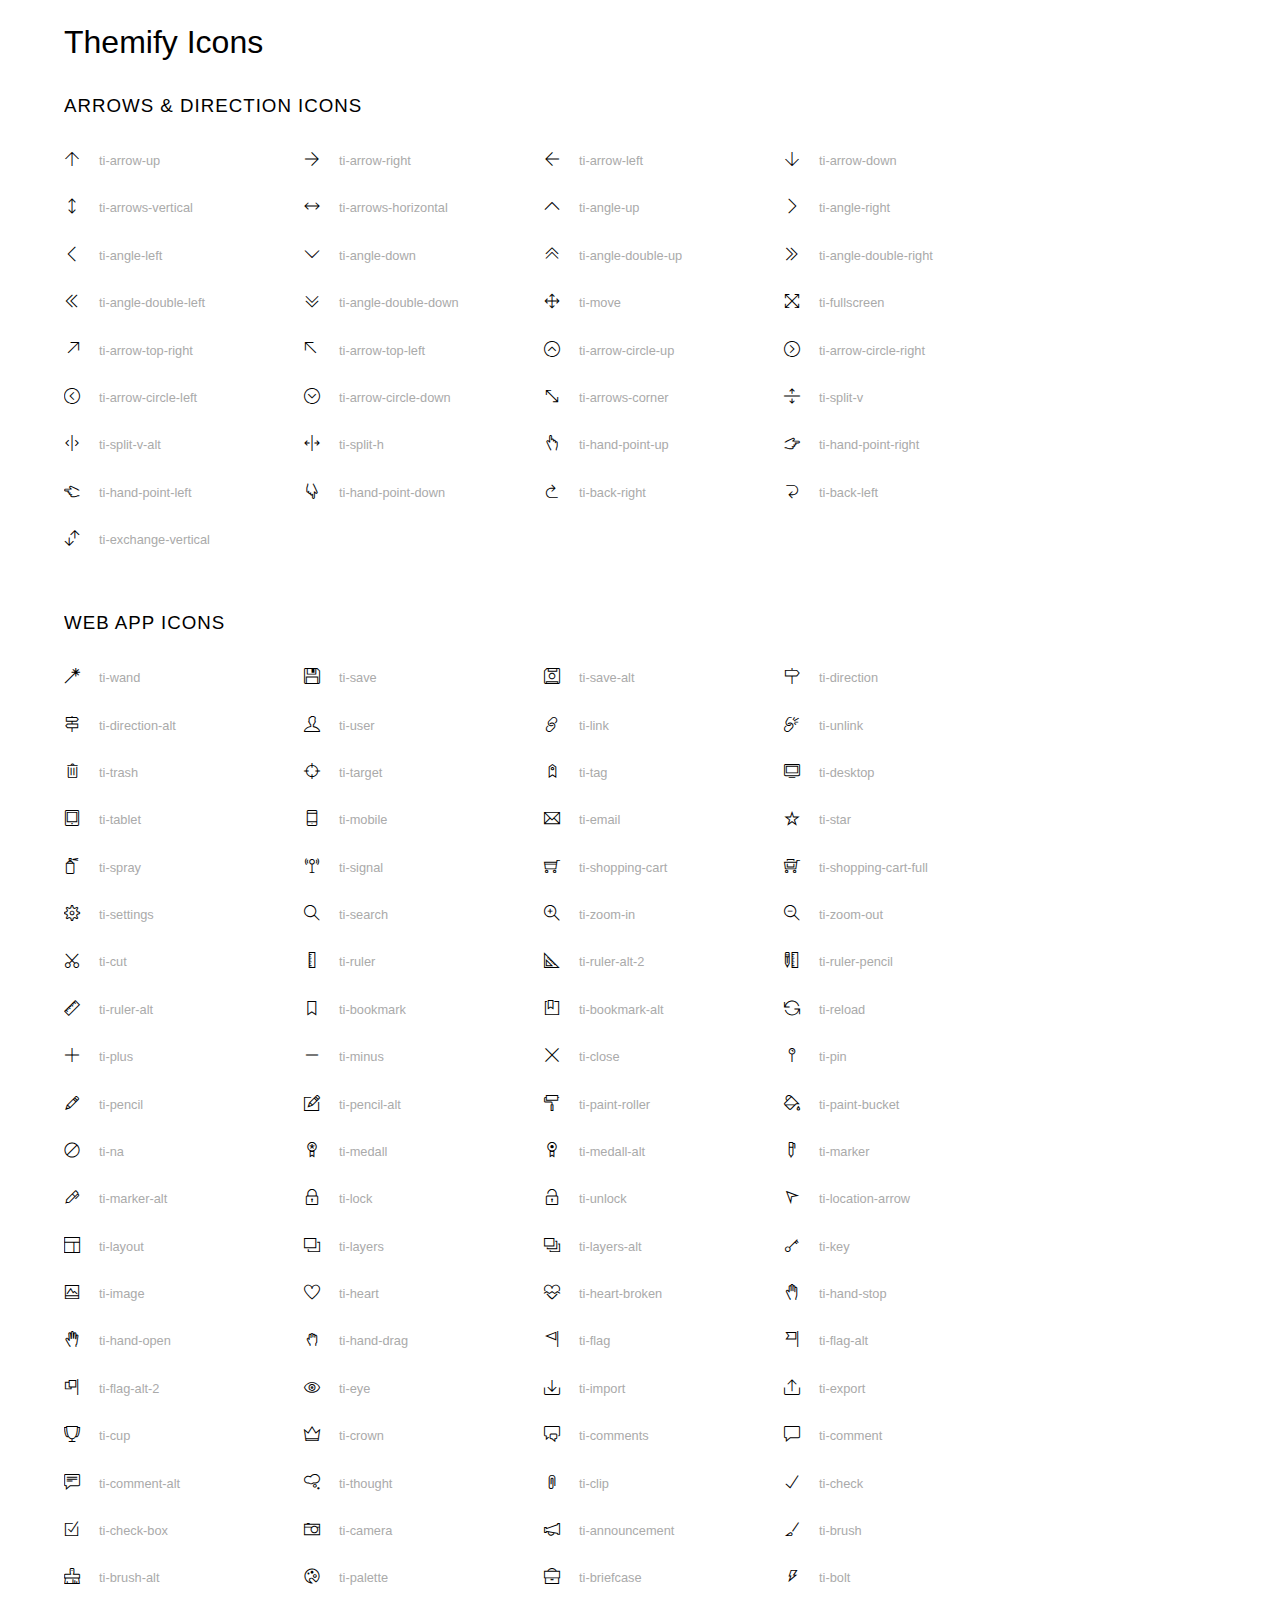
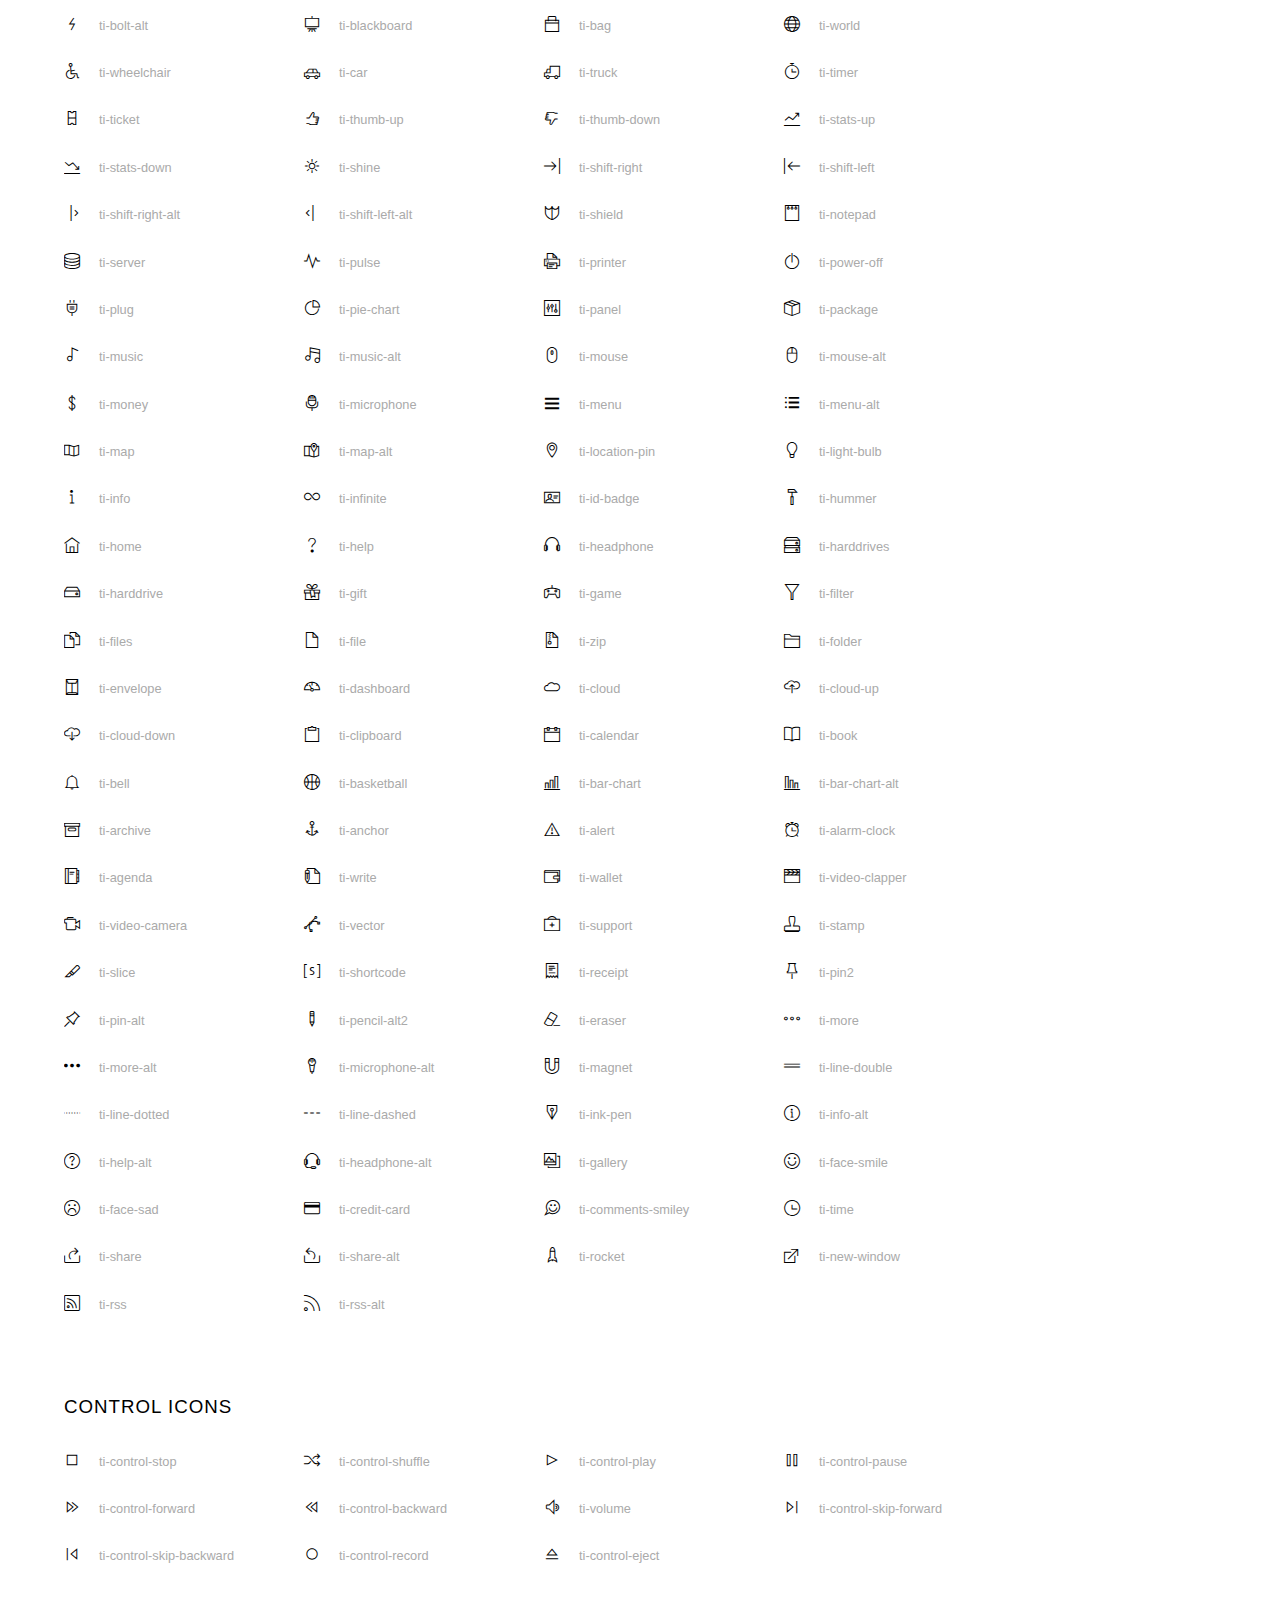
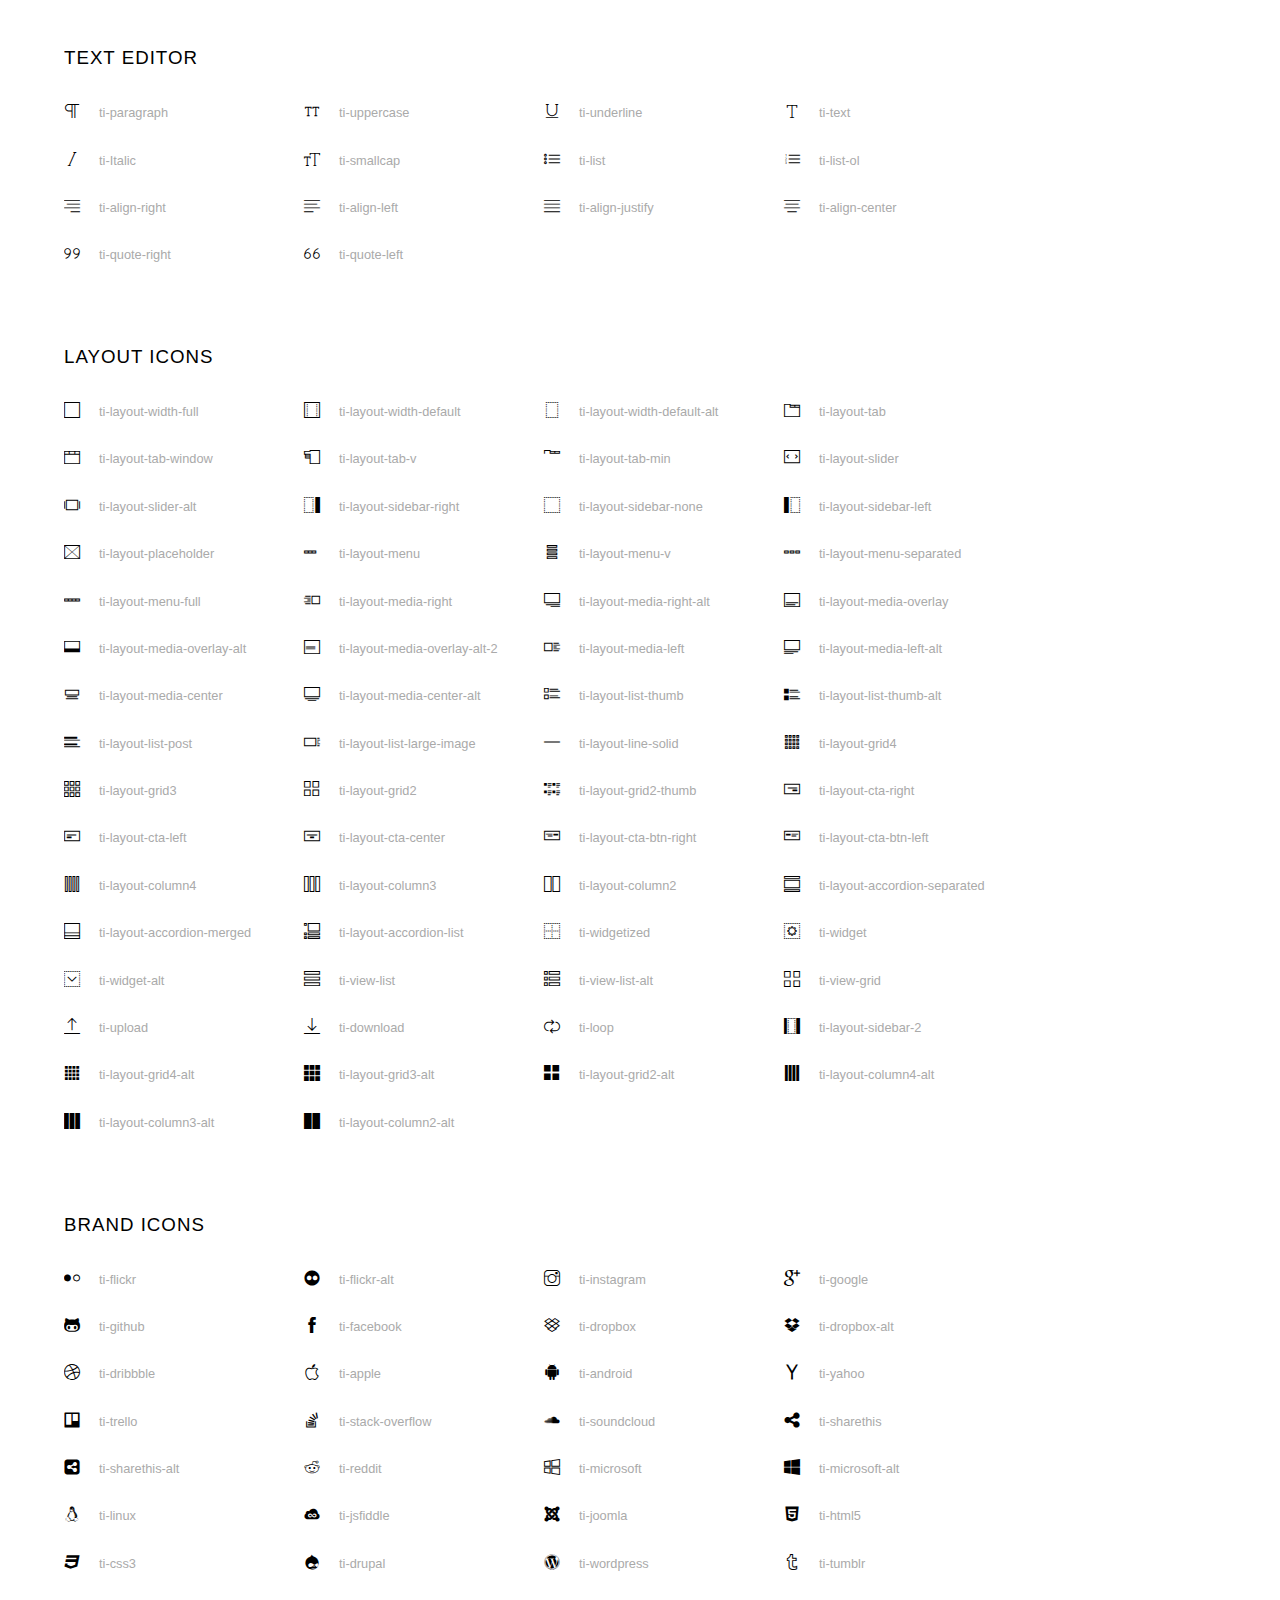
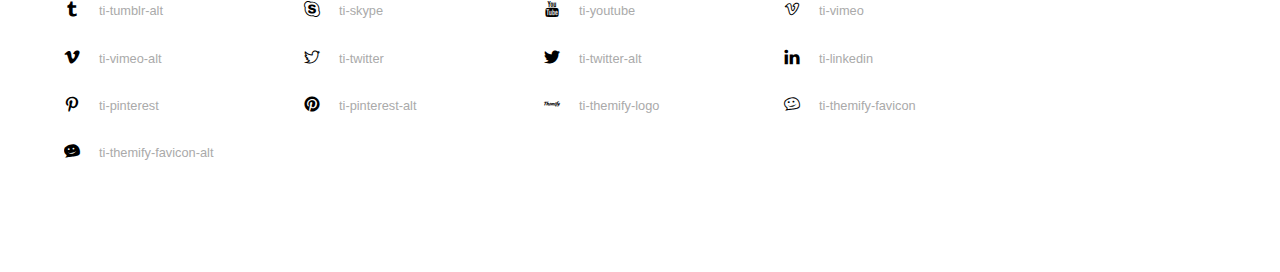
<file: acsset/themify-icons-font/themify-icons/index.html>
<!doctype html>
<html>
<head>
	<meta charset="utf-8">
	<title>Themify Icon Font</title>
	<meta name="viewport" content="width=device-width">
	<link rel="stylesheet" href="demo-files/demo.css">
	<link rel="stylesheet" href="themify-icons.css">
	<!--[if lt IE 8]><!-->
	<link rel="stylesheet" href="ie7/ie7.css">
	<!--<![endif]-->
</head>
<body>
	<h1>Themify Icons</h1>

	<div class="icon-section">

		<div class="icon-section">
			<h3>Arrows &amp; Direction Icons </h3>

			<div class="icon-container">
				<span class="ti-arrow-up"></span><span class="icon-name"> ti-arrow-up</span>
			</div>
			<div class="icon-container">
				<span class="ti-arrow-right"></span><span class="icon-name"> ti-arrow-right</span>
			</div>
			<div class="icon-container">
				<span class="ti-arrow-left"></span><span class="icon-name"> ti-arrow-left</span>
			</div>
			<div class="icon-container">
				<span class="ti-arrow-down"></span><span class="icon-name"> ti-arrow-down</span>
			</div>
			<div class="icon-container">
				<span class="ti-arrows-vertical"></span><span class="icon-name"> ti-arrows-vertical</span>
			</div>
			<div class="icon-container">
				<span class="ti-arrows-horizontal"></span><span class="icon-name"> ti-arrows-horizontal</span>
			</div>
			<div class="icon-container">
				<span class="ti-angle-up"></span><span class="icon-name"> ti-angle-up</span>
			</div>
			<div class="icon-container">
				<span class="ti-angle-right"></span><span class="icon-name"> ti-angle-right</span>
			</div>
			<div class="icon-container">
				<span class="ti-angle-left"></span><span class="icon-name"> ti-angle-left</span>
			</div>
			<div class="icon-container">
				<span class="ti-angle-down"></span><span class="icon-name"> ti-angle-down</span>
			</div>	
			<div class="icon-container">
				<span class="ti-angle-double-up"></span><span class="icon-name"> ti-angle-double-up</span>
			</div>
			<div class="icon-container">
				<span class="ti-angle-double-right"></span><span class="icon-name"> ti-angle-double-right</span>
			</div>
			<div class="icon-container">
				<span class="ti-angle-double-left"></span><span class="icon-name"> ti-angle-double-left</span>
			</div>
			<div class="icon-container">
				<span class="ti-angle-double-down"></span><span class="icon-name"> ti-angle-double-down</span>
			</div>					
			<div class="icon-container">
				<span class="ti-move"></span><span class="icon-name"> ti-move</span>
			</div>
			<div class="icon-container">
				<span class="ti-fullscreen"></span><span class="icon-name"> ti-fullscreen</span>
			</div>
			<div class="icon-container">
				<span class="ti-arrow-top-right"></span><span class="icon-name"> ti-arrow-top-right</span>
			</div>
			<div class="icon-container">
				<span class="ti-arrow-top-left"></span><span class="icon-name"> ti-arrow-top-left</span>
			</div>
			<div class="icon-container">
				<span class="ti-arrow-circle-up"></span><span class="icon-name"> ti-arrow-circle-up</span>
			</div>
			<div class="icon-container">
				<span class="ti-arrow-circle-right"></span><span class="icon-name"> ti-arrow-circle-right</span>
			</div>
			<div class="icon-container">
				<span class="ti-arrow-circle-left"></span><span class="icon-name"> ti-arrow-circle-left</span>
			</div>
			<div class="icon-container">
				<span class="ti-arrow-circle-down"></span><span class="icon-name"> ti-arrow-circle-down</span>
			</div>
			<div class="icon-container">
				<span class="ti-arrows-corner"></span><span class="icon-name"> ti-arrows-corner</span>
			</div>
			<div class="icon-container">
				<span class="ti-split-v"></span><span class="icon-name"> ti-split-v</span>
			</div>

			<div class="icon-container">
				<span class="ti-split-v-alt"></span><span class="icon-name"> ti-split-v-alt</span>
			</div>
			<div class="icon-container">
				<span class="ti-split-h"></span><span class="icon-name"> ti-split-h</span>
			</div>
			<div class="icon-container">
				<span class="ti-hand-point-up"></span><span class="icon-name"> ti-hand-point-up</span>
			</div>
			<div class="icon-container">
				<span class="ti-hand-point-right"></span><span class="icon-name"> ti-hand-point-right</span>
			</div>
			<div class="icon-container">
				<span class="ti-hand-point-left"></span><span class="icon-name"> ti-hand-point-left</span>
			</div>
			<div class="icon-container">
				<span class="ti-hand-point-down"></span><span class="icon-name"> ti-hand-point-down</span>
			</div>
			<div class="icon-container">
				<span class="ti-back-right"></span><span class="icon-name"> ti-back-right</span>
			</div>
			<div class="icon-container">
				<span class="ti-back-left"></span><span class="icon-name"> ti-back-left</span>
			</div>
			<div class="icon-container">
				<span class="ti-exchange-vertical"></span><span class="icon-name"> ti-exchange-vertical</span>
			</div>

		</div> <!-- Arrows Icons -->



		<h3>Web App Icons</h3>
		
		<div class="icon-section">

			<div class="icon-container">
				<span class="ti-wand"></span><span class="icon-name"> ti-wand</span>
			</div>
			<div class="icon-container">
				<span class="ti-save"></span><span class="icon-name"> ti-save</span>
			</div>
			<div class="icon-container">
				<span class="ti-save-alt"></span><span class="icon-name"> ti-save-alt</span>
			</div>

			<div class="icon-container">
				<span class="ti-direction"></span><span class="icon-name"> ti-direction</span>
			</div>
			<div class="icon-container">
				<span class="ti-direction-alt"></span><span class="icon-name"> ti-direction-alt</span>
			</div>
			<div class="icon-container">
				<span class="ti-user"></span><span class="icon-name"> ti-user</span>
			</div>
			<div class="icon-container">
				<span class="ti-link"></span><span class="icon-name"> ti-link</span>
			</div>
			<div class="icon-container">
				<span class="ti-unlink"></span><span class="icon-name"> ti-unlink</span>
			</div>
			<div class="icon-container">
				<span class="ti-trash"></span><span class="icon-name"> ti-trash</span>
			</div>
			<div class="icon-container">
				<span class="ti-target"></span><span class="icon-name"> ti-target</span>
			</div>
			<div class="icon-container">
				<span class="ti-tag"></span><span class="icon-name"> ti-tag</span>
			</div>
			<div class="icon-container">
				<span class="ti-desktop"></span><span class="icon-name"> ti-desktop</span>
			</div>
			<div class="icon-container">
				<span class="ti-tablet"></span><span class="icon-name"> ti-tablet</span>
			</div>
			<div class="icon-container">
				<span class="ti-mobile"></span><span class="icon-name"> ti-mobile</span>
			</div>
			<div class="icon-container">
				<span class="ti-email"></span><span class="icon-name"> ti-email</span>
			</div>	
			<div class="icon-container">
				<span class="ti-star"></span><span class="icon-name"> ti-star</span>
			</div>
			<div class="icon-container">
				<span class="ti-spray"></span><span class="icon-name"> ti-spray</span>
			</div>
			<div class="icon-container">
				<span class="ti-signal"></span><span class="icon-name"> ti-signal</span>
			</div>
			<div class="icon-container">
				<span class="ti-shopping-cart"></span><span class="icon-name"> ti-shopping-cart</span>
			</div>
			<div class="icon-container">
				<span class="ti-shopping-cart-full"></span><span class="icon-name"> ti-shopping-cart-full</span>
			</div>
			<div class="icon-container">
				<span class="ti-settings"></span><span class="icon-name"> ti-settings</span>
			</div>
			<div class="icon-container">
				<span class="ti-search"></span><span class="icon-name"> ti-search</span>
			</div>
			<div class="icon-container">
				<span class="ti-zoom-in"></span><span class="icon-name"> ti-zoom-in</span>
			</div>
			<div class="icon-container">
				<span class="ti-zoom-out"></span><span class="icon-name"> ti-zoom-out</span>
			</div>
			<div class="icon-container">
				<span class="ti-cut"></span><span class="icon-name"> ti-cut</span>
			</div>
			<div class="icon-container">
				<span class="ti-ruler"></span><span class="icon-name"> ti-ruler</span>
			</div>
			<div class="icon-container">
				<span class="ti-ruler-alt-2"></span><span class="icon-name"> ti-ruler-alt-2</span>
			</div>			
			<div class="icon-container">
				<span class="ti-ruler-pencil"></span><span class="icon-name"> ti-ruler-pencil</span>
			</div>
			<div class="icon-container">
				<span class="ti-ruler-alt"></span><span class="icon-name"> ti-ruler-alt</span>
			</div>
			<div class="icon-container">
				<span class="ti-bookmark"></span><span class="icon-name"> ti-bookmark</span>
			</div>
			<div class="icon-container">
				<span class="ti-bookmark-alt"></span><span class="icon-name"> ti-bookmark-alt</span>
			</div>
			<div class="icon-container">
				<span class="ti-reload"></span><span class="icon-name"> ti-reload</span>
			</div>
			<div class="icon-container">
				<span class="ti-plus"></span><span class="icon-name"> ti-plus</span>
			</div>
			<div class="icon-container">
				<span class="ti-minus"></span><span class="icon-name"> ti-minus</span>
			</div>
			<div class="icon-container">
				<span class="ti-close"></span><span class="icon-name"> ti-close</span>
			</div>			
			<div class="icon-container">
				<span class="ti-pin"></span><span class="icon-name"> ti-pin</span>
			</div>
			<div class="icon-container">
				<span class="ti-pencil"></span><span class="icon-name"> ti-pencil</span>
			</div>
					
		  	<div class="icon-container">
				<span class="ti-pencil-alt"></span><span class="icon-name"> ti-pencil-alt</span>
			</div>
			<div class="icon-container">
				<span class="ti-paint-roller"></span><span class="icon-name"> ti-paint-roller</span>
			</div>
			<div class="icon-container">
				<span class="ti-paint-bucket"></span><span class="icon-name"> ti-paint-bucket</span>
			</div>
			<div class="icon-container">
				<span class="ti-na"></span><span class="icon-name"> ti-na</span>
			</div>
			<div class="icon-container">
				<span class="ti-medall"></span><span class="icon-name"> ti-medall</span>
			</div>
			<div class="icon-container">
				<span class="ti-medall-alt"></span><span class="icon-name"> ti-medall-alt</span>
			</div>
			<div class="icon-container">
				<span class="ti-marker"></span><span class="icon-name"> ti-marker</span>
			</div>
			<div class="icon-container">
				<span class="ti-marker-alt"></span><span class="icon-name"> ti-marker-alt</span>
			</div>

			<div class="icon-container">
				<span class="ti-lock"></span><span class="icon-name"> ti-lock</span>
			</div>
			<div class="icon-container">
				<span class="ti-unlock"></span><span class="icon-name"> ti-unlock</span>
			</div>
			<div class="icon-container">
				<span class="ti-location-arrow"></span><span class="icon-name"> ti-location-arrow</span>
			</div>
			<div class="icon-container">
				<span class="ti-layout"></span><span class="icon-name"> ti-layout</span>
			</div>
			<div class="icon-container">
				<span class="ti-layers"></span><span class="icon-name"> ti-layers</span>
			</div>
			<div class="icon-container">
				<span class="ti-layers-alt"></span><span class="icon-name"> ti-layers-alt</span>
			</div>
			<div class="icon-container">
				<span class="ti-key"></span><span class="icon-name"> ti-key</span>
			</div>
			<div class="icon-container">
				<span class="ti-image"></span><span class="icon-name"> ti-image</span>
			</div>
			<div class="icon-container">
				<span class="ti-heart"></span><span class="icon-name"> ti-heart</span>
			</div>
			<div class="icon-container">
				<span class="ti-heart-broken"></span><span class="icon-name"> ti-heart-broken</span>
			</div>
			<div class="icon-container">
				<span class="ti-hand-stop"></span><span class="icon-name"> ti-hand-stop</span>
			</div>
			<div class="icon-container">
				<span class="ti-hand-open"></span><span class="icon-name"> ti-hand-open</span>
			</div>
			<div class="icon-container">
				<span class="ti-hand-drag"></span><span class="icon-name"> ti-hand-drag</span>
			</div>
			<div class="icon-container">
				<span class="ti-flag"></span><span class="icon-name"> ti-flag</span>
			</div>
			<div class="icon-container">
				<span class="ti-flag-alt"></span><span class="icon-name"> ti-flag-alt</span>
			</div>
			<div class="icon-container">
				<span class="ti-flag-alt-2"></span><span class="icon-name"> ti-flag-alt-2</span>
			</div>
			<div class="icon-container">
				<span class="ti-eye"></span><span class="icon-name"> ti-eye</span>
			</div>
			<div class="icon-container">
				<span class="ti-import"></span><span class="icon-name"> ti-import</span>
			</div>			
			<div class="icon-container">
				<span class="ti-export"></span><span class="icon-name"> ti-export</span>
			</div>
			<div class="icon-container">
				<span class="ti-cup"></span><span class="icon-name"> ti-cup</span>
			</div>
			<div class="icon-container">
				<span class="ti-crown"></span><span class="icon-name"> ti-crown</span>
			</div>
			<div class="icon-container">
				<span class="ti-comments"></span><span class="icon-name"> ti-comments</span>
			</div>
			<div class="icon-container">
				<span class="ti-comment"></span><span class="icon-name"> ti-comment</span>
			</div>
			<div class="icon-container">
				<span class="ti-comment-alt"></span><span class="icon-name"> ti-comment-alt</span>
			</div>
			<div class="icon-container">
				<span class="ti-thought"></span><span class="icon-name"> ti-thought</span>
			</div>			
			<div class="icon-container">
				<span class="ti-clip"></span><span class="icon-name"> ti-clip</span>
			</div>

			<div class="icon-container">
				<span class="ti-check"></span><span class="icon-name"> ti-check</span>
			</div>
			<div class="icon-container">
				<span class="ti-check-box"></span><span class="icon-name"> ti-check-box</span>
			</div>
			<div class="icon-container">
				<span class="ti-camera"></span><span class="icon-name"> ti-camera</span>
			</div>
			<div class="icon-container">
				<span class="ti-announcement"></span><span class="icon-name"> ti-announcement</span>
			</div>
			<div class="icon-container">
				<span class="ti-brush"></span><span class="icon-name"> ti-brush</span>
			</div>
			<div class="icon-container">
				<span class="ti-brush-alt"></span><span class="icon-name"> ti-brush-alt</span>
			</div>
			<div class="icon-container">
				<span class="ti-palette"></span><span class="icon-name"> ti-palette</span>
			</div>			
			<div class="icon-container">
				<span class="ti-briefcase"></span><span class="icon-name"> ti-briefcase</span>
			</div>
			<div class="icon-container">
				<span class="ti-bolt"></span><span class="icon-name"> ti-bolt</span>
			</div>
			<div class="icon-container">
				<span class="ti-bolt-alt"></span><span class="icon-name"> ti-bolt-alt</span>
			</div>
			<div class="icon-container">
				<span class="ti-blackboard"></span><span class="icon-name"> ti-blackboard</span>
			</div>
			<div class="icon-container">
				<span class="ti-bag"></span><span class="icon-name"> ti-bag</span>
			</div>
			<div class="icon-container">
				<span class="ti-world"></span><span class="icon-name"> ti-world</span>
			</div>
			<div class="icon-container">
				<span class="ti-wheelchair"></span><span class="icon-name"> ti-wheelchair</span>
			</div>
			<div class="icon-container">
				<span class="ti-car"></span><span class="icon-name"> ti-car</span>
			</div>
			<div class="icon-container">
				<span class="ti-truck"></span><span class="icon-name"> ti-truck</span>
			</div>
			<div class="icon-container">
				<span class="ti-timer"></span><span class="icon-name"> ti-timer</span>
			</div>
			<div class="icon-container">
				<span class="ti-ticket"></span><span class="icon-name"> ti-ticket</span>
			</div>
			<div class="icon-container">
				<span class="ti-thumb-up"></span><span class="icon-name"> ti-thumb-up</span>
			</div>
			<div class="icon-container">
				<span class="ti-thumb-down"></span><span class="icon-name"> ti-thumb-down</span>
			</div>

			<div class="icon-container">
				<span class="ti-stats-up"></span><span class="icon-name"> ti-stats-up</span>
			</div>
			<div class="icon-container">
				<span class="ti-stats-down"></span><span class="icon-name"> ti-stats-down</span>
			</div>
			<div class="icon-container">
				<span class="ti-shine"></span><span class="icon-name"> ti-shine</span>
			</div>
			<div class="icon-container">
				<span class="ti-shift-right"></span><span class="icon-name"> ti-shift-right</span>
			</div>
			<div class="icon-container">
				<span class="ti-shift-left"></span><span class="icon-name"> ti-shift-left</span>
			</div>

			<div class="icon-container">
				<span class="ti-shift-right-alt"></span><span class="icon-name"> ti-shift-right-alt</span>
			</div>
			<div class="icon-container">
				<span class="ti-shift-left-alt"></span><span class="icon-name"> ti-shift-left-alt</span>
			</div>
			<div class="icon-container">
				<span class="ti-shield"></span><span class="icon-name"> ti-shield</span>
			</div>
			<div class="icon-container">
				<span class="ti-notepad"></span><span class="icon-name"> ti-notepad</span>
			</div>
			<div class="icon-container">
				<span class="ti-server"></span><span class="icon-name"> ti-server</span>
			</div>

			<div class="icon-container">
				<span class="ti-pulse"></span><span class="icon-name"> ti-pulse</span>
			</div>
			<div class="icon-container">
				<span class="ti-printer"></span><span class="icon-name"> ti-printer</span>
			</div>
			<div class="icon-container">
				<span class="ti-power-off"></span><span class="icon-name"> ti-power-off</span>
			</div>
			<div class="icon-container">
				<span class="ti-plug"></span><span class="icon-name"> ti-plug</span>
			</div>
			<div class="icon-container">
				<span class="ti-pie-chart"></span><span class="icon-name"> ti-pie-chart</span>
			</div>

			<div class="icon-container">
				<span class="ti-panel"></span><span class="icon-name"> ti-panel</span>
			</div>
			<div class="icon-container">
				<span class="ti-package"></span><span class="icon-name"> ti-package</span>
			</div>
			<div class="icon-container">
				<span class="ti-music"></span><span class="icon-name"> ti-music</span>
			</div>
			<div class="icon-container">
				<span class="ti-music-alt"></span><span class="icon-name"> ti-music-alt</span>
			</div>
			<div class="icon-container">
				<span class="ti-mouse"></span><span class="icon-name"> ti-mouse</span>
			</div>
			<div class="icon-container">
				<span class="ti-mouse-alt"></span><span class="icon-name"> ti-mouse-alt</span>
			</div>
			<div class="icon-container">
				<span class="ti-money"></span><span class="icon-name"> ti-money</span>
			</div>
			<div class="icon-container">
				<span class="ti-microphone"></span><span class="icon-name"> ti-microphone</span>
			</div>
			<div class="icon-container">
				<span class="ti-menu"></span><span class="icon-name"> ti-menu</span>
			</div>
			<div class="icon-container">
				<span class="ti-menu-alt"></span><span class="icon-name"> ti-menu-alt</span>
			</div>
			<div class="icon-container">
				<span class="ti-map"></span><span class="icon-name"> ti-map</span>
			</div>
			<div class="icon-container">
				<span class="ti-map-alt"></span><span class="icon-name"> ti-map-alt</span>
			</div>

			<div class="icon-container">
				<span class="ti-location-pin"></span><span class="icon-name"> ti-location-pin</span>
			</div>

			<div class="icon-container">
				<span class="ti-light-bulb"></span><span class="icon-name"> ti-light-bulb</span>
			</div>
			<div class="icon-container">
				<span class="ti-info"></span><span class="icon-name"> ti-info</span>
			</div>
			<div class="icon-container">
				<span class="ti-infinite"></span><span class="icon-name"> ti-infinite</span>
			</div>
			<div class="icon-container">
				<span class="ti-id-badge"></span><span class="icon-name"> ti-id-badge</span>
			</div>
			<div class="icon-container">
				<span class="ti-hummer"></span><span class="icon-name"> ti-hummer</span>
			</div>
			<div class="icon-container">
				<span class="ti-home"></span><span class="icon-name"> ti-home</span>
			</div>
			<div class="icon-container">
				<span class="ti-help"></span><span class="icon-name"> ti-help</span>
			</div>
			<div class="icon-container">
				<span class="ti-headphone"></span><span class="icon-name"> ti-headphone</span>
			</div>
			<div class="icon-container">
				<span class="ti-harddrives"></span><span class="icon-name"> ti-harddrives</span>
			</div>
			<div class="icon-container">
				<span class="ti-harddrive"></span><span class="icon-name"> ti-harddrive</span>
			</div>
			<div class="icon-container">
				<span class="ti-gift"></span><span class="icon-name"> ti-gift</span>
			</div>
			<div class="icon-container">
				<span class="ti-game"></span><span class="icon-name"> ti-game</span>
			</div>
			<div class="icon-container">
				<span class="ti-filter"></span><span class="icon-name"> ti-filter</span>
			</div>
			<div class="icon-container">
				<span class="ti-files"></span><span class="icon-name"> ti-files</span>
			</div>
			<div class="icon-container">
				<span class="ti-file"></span><span class="icon-name"> ti-file</span>
			</div>
			<div class="icon-container">
				<span class="ti-zip"></span><span class="icon-name"> ti-zip</span>
			</div>
			<div class="icon-container">
				<span class="ti-folder"></span><span class="icon-name"> ti-folder</span>
			</div>			
			<div class="icon-container">
				<span class="ti-envelope"></span><span class="icon-name"> ti-envelope</span>
			</div>


			<div class="icon-container">
				<span class="ti-dashboard"></span><span class="icon-name"> ti-dashboard</span>
			</div>
			<div class="icon-container">
				<span class="ti-cloud"></span><span class="icon-name"> ti-cloud</span>
			</div>
			<div class="icon-container">
				<span class="ti-cloud-up"></span><span class="icon-name"> ti-cloud-up</span>
			</div>
			<div class="icon-container">
				<span class="ti-cloud-down"></span><span class="icon-name"> ti-cloud-down</span>
			</div>
			<div class="icon-container">
				<span class="ti-clipboard"></span><span class="icon-name"> ti-clipboard</span>
			</div>
			<div class="icon-container">
				<span class="ti-calendar"></span><span class="icon-name"> ti-calendar</span>
			</div>
			<div class="icon-container">
				<span class="ti-book"></span><span class="icon-name"> ti-book</span>
			</div>
			<div class="icon-container">
				<span class="ti-bell"></span><span class="icon-name"> ti-bell</span>
			</div>
			<div class="icon-container">
				<span class="ti-basketball"></span><span class="icon-name"> ti-basketball</span>
			</div>
			<div class="icon-container">
				<span class="ti-bar-chart"></span><span class="icon-name"> ti-bar-chart</span>
			</div>
			<div class="icon-container">
				<span class="ti-bar-chart-alt"></span><span class="icon-name"> ti-bar-chart-alt</span>
			</div>


			<div class="icon-container">
				<span class="ti-archive"></span><span class="icon-name"> ti-archive</span>
			</div>
			<div class="icon-container">
				<span class="ti-anchor"></span><span class="icon-name"> ti-anchor</span>
			</div>

			<div class="icon-container">
				<span class="ti-alert"></span><span class="icon-name"> ti-alert</span>
			</div>
			<div class="icon-container">
				<span class="ti-alarm-clock"></span><span class="icon-name"> ti-alarm-clock</span>
			</div>
			<div class="icon-container">
				<span class="ti-agenda"></span><span class="icon-name"> ti-agenda</span>
			</div>
			<div class="icon-container">
				<span class="ti-write"></span><span class="icon-name"> ti-write</span>
			</div>

			<div class="icon-container">
				<span class="ti-wallet"></span><span class="icon-name"> ti-wallet</span>
			</div>
			<div class="icon-container">
				<span class="ti-video-clapper"></span><span class="icon-name"> ti-video-clapper</span>
			</div>
			<div class="icon-container">
				<span class="ti-video-camera"></span><span class="icon-name"> ti-video-camera</span>
			</div>
			<div class="icon-container">
				<span class="ti-vector"></span><span class="icon-name"> ti-vector</span>
			</div>

			<div class="icon-container">
				<span class="ti-support"></span><span class="icon-name"> ti-support</span>
			</div>
			<div class="icon-container">
				<span class="ti-stamp"></span><span class="icon-name"> ti-stamp</span>
			</div>
			<div class="icon-container">
				<span class="ti-slice"></span><span class="icon-name"> ti-slice</span>
			</div>
			<div class="icon-container">
				<span class="ti-shortcode"></span><span class="icon-name"> ti-shortcode</span>
			</div>
			<div class="icon-container">
				<span class="ti-receipt"></span><span class="icon-name"> ti-receipt</span>
			</div>
			<div class="icon-container">
				<span class="ti-pin2"></span><span class="icon-name"> ti-pin2</span>
			</div>
			<div class="icon-container">
				<span class="ti-pin-alt"></span><span class="icon-name"> ti-pin-alt</span>
			</div>
			<div class="icon-container">
				<span class="ti-pencil-alt2"></span><span class="icon-name"> ti-pencil-alt2</span>
			</div>
			<div class="icon-container">
				<span class="ti-eraser"></span><span class="icon-name"> ti-eraser</span>
			</div>			
			<div class="icon-container">
				<span class="ti-more"></span><span class="icon-name"> ti-more</span>
			</div>
			<div class="icon-container">
				<span class="ti-more-alt"></span><span class="icon-name"> ti-more-alt</span>
			</div>
			<div class="icon-container">
				<span class="ti-microphone-alt"></span><span class="icon-name"> ti-microphone-alt</span>
			</div>
			<div class="icon-container">
				<span class="ti-magnet"></span><span class="icon-name"> ti-magnet</span>
			</div>
			<div class="icon-container">
				<span class="ti-line-double"></span><span class="icon-name"> ti-line-double</span>
			</div>
			<div class="icon-container">
				<span class="ti-line-dotted"></span><span class="icon-name"> ti-line-dotted</span>
			</div>
			<div class="icon-container">
				<span class="ti-line-dashed"></span><span class="icon-name"> ti-line-dashed</span>
			</div>

			<div class="icon-container">
				<span class="ti-ink-pen"></span><span class="icon-name"> ti-ink-pen</span>
			</div>
			<div class="icon-container">
				<span class="ti-info-alt"></span><span class="icon-name"> ti-info-alt</span>
			</div>
			<div class="icon-container">
				<span class="ti-help-alt"></span><span class="icon-name"> ti-help-alt</span>
			</div>
			<div class="icon-container">
				<span class="ti-headphone-alt"></span><span class="icon-name"> ti-headphone-alt</span>
			</div>

			<div class="icon-container">
				<span class="ti-gallery"></span><span class="icon-name"> ti-gallery</span>
			</div>
			<div class="icon-container">
				<span class="ti-face-smile"></span><span class="icon-name"> ti-face-smile</span>
			</div>
			<div class="icon-container">
				<span class="ti-face-sad"></span><span class="icon-name"> ti-face-sad</span>
			</div>
			<div class="icon-container">
				<span class="ti-credit-card"></span><span class="icon-name"> ti-credit-card</span>
			</div>
			<div class="icon-container">
				<span class="ti-comments-smiley"></span><span class="icon-name"> ti-comments-smiley</span>
			</div>
			<div class="icon-container">
				<span class="ti-time"></span><span class="icon-name"> ti-time</span>
			</div>
			<div class="icon-container">
				<span class="ti-share"></span><span class="icon-name"> ti-share</span>
			</div>
			<div class="icon-container">
				<span class="ti-share-alt"></span><span class="icon-name"> ti-share-alt</span>
			</div>
			<div class="icon-container">
				<span class="ti-rocket"></span><span class="icon-name"> ti-rocket</span>
			</div>

			<div class="icon-container">
				<span class="ti-new-window"></span><span class="icon-name"> ti-new-window</span>
			</div>

			<div class="icon-container">
				<span class="ti-rss"></span><span class="icon-name"> ti-rss</span>
			</div>

			<div class="icon-container">
				<span class="ti-rss-alt"></span><span class="icon-name"> ti-rss-alt</span>
			</div>
			
		</div><!-- Web App Icons -->


		<div class="icon-section">
			<h3>Control Icons</h3>
			<div class="icon-container">
				<span class="ti-control-stop"></span><span class="icon-name"> ti-control-stop</span>
			</div>
			<div class="icon-container">
				<span class="ti-control-shuffle"></span><span class="icon-name"> ti-control-shuffle</span>
			</div>
			<div class="icon-container">
				<span class="ti-control-play"></span><span class="icon-name"> ti-control-play</span>
			</div>
			<div class="icon-container">
				<span class="ti-control-pause"></span><span class="icon-name"> ti-control-pause</span>
			</div>
			<div class="icon-container">
				<span class="ti-control-forward"></span><span class="icon-name"> ti-control-forward</span>
			</div>
			<div class="icon-container">
				<span class="ti-control-backward"></span><span class="icon-name"> ti-control-backward</span>
			</div>	
			<div class="icon-container">
				<span class="ti-volume"></span><span class="icon-name"> ti-volume</span>
			</div>
			<div class="icon-container">
				<span class="ti-control-skip-forward"></span><span class="icon-name"> ti-control-skip-forward</span>
			</div>
			<div class="icon-container">
				<span class="ti-control-skip-backward"></span><span class="icon-name"> ti-control-skip-backward</span>
			</div>
			<div class="icon-container">
				<span class="ti-control-record"></span><span class="icon-name"> ti-control-record</span>
			</div>
			<div class="icon-container">
				<span class="ti-control-eject"></span><span class="icon-name"> ti-control-eject</span>
			</div>			
		</div> <!-- Control Icons -->


		<div class="icon-section">
			<h3>Text Editor</h3>

			<div class="icon-container">
				<span class="ti-paragraph"></span><span class="icon-name"> ti-paragraph</span>
			</div>
			<div class="icon-container">
				<span class="ti-uppercase"></span><span class="icon-name"> ti-uppercase</span>
			</div>

			<div class="icon-container">
				<span class="ti-underline"></span><span class="icon-name"> ti-underline</span>
			</div>
			<div class="icon-container">
				<span class="ti-text"></span><span class="icon-name"> ti-text</span>
			</div>
			<div class="icon-container">
				<span class="ti-Italic"></span><span class="icon-name"> ti-Italic</span>
			</div>
			<div class="icon-container">
				<span class="ti-smallcap"></span><span class="icon-name"> ti-smallcap</span>
			</div>
			<div class="icon-container">
				<span class="ti-list"></span><span class="icon-name"> ti-list</span>
			</div>
			<div class="icon-container">
				<span class="ti-list-ol"></span><span class="icon-name"> ti-list-ol</span>
			</div>
			<div class="icon-container">
				<span class="ti-align-right"></span><span class="icon-name"> ti-align-right</span>
			</div>
			<div class="icon-container">
				<span class="ti-align-left"></span><span class="icon-name"> ti-align-left</span>
			</div>
			<div class="icon-container">
				<span class="ti-align-justify"></span><span class="icon-name"> ti-align-justify</span>
			</div>
			<div class="icon-container">
				<span class="ti-align-center"></span><span class="icon-name"> ti-align-center</span>
			</div>
			<div class="icon-container">
				<span class="ti-quote-right"></span><span class="icon-name"> ti-quote-right</span>
			</div>
			<div class="icon-container">
				<span class="ti-quote-left"></span><span class="icon-name"> ti-quote-left</span>
			</div>

		</div> <!-- Text Editor -->



		<div class="icon-section">
			<h3>Layout Icons</h3>
			<div class="icon-container">
				<span class="ti-layout-width-full"></span><span class="icon-name"> ti-layout-width-full</span>
			</div>
			<div class="icon-container">
				<span class="ti-layout-width-default"></span><span class="icon-name"> ti-layout-width-default</span>
			</div>
			<div class="icon-container">
				<span class="ti-layout-width-default-alt"></span><span class="icon-name"> ti-layout-width-default-alt</span>
			</div>
			<div class="icon-container">
				<span class="ti-layout-tab"></span><span class="icon-name"> ti-layout-tab</span>
			</div>
			<div class="icon-container">
				<span class="ti-layout-tab-window"></span><span class="icon-name"> ti-layout-tab-window</span>
			</div>
			<div class="icon-container">
				<span class="ti-layout-tab-v"></span><span class="icon-name"> ti-layout-tab-v</span>
			</div>
			<div class="icon-container">
				<span class="ti-layout-tab-min"></span><span class="icon-name"> ti-layout-tab-min</span>
			</div>
			<div class="icon-container">
				<span class="ti-layout-slider"></span><span class="icon-name"> ti-layout-slider</span>
			</div>
			<div class="icon-container">
				<span class="ti-layout-slider-alt"></span><span class="icon-name"> ti-layout-slider-alt</span>
			</div>
			<div class="icon-container">
				<span class="ti-layout-sidebar-right"></span><span class="icon-name"> ti-layout-sidebar-right</span>
			</div>
			<div class="icon-container">
				<span class="ti-layout-sidebar-none"></span><span class="icon-name"> ti-layout-sidebar-none</span>
			</div>
			<div class="icon-container">
				<span class="ti-layout-sidebar-left"></span><span class="icon-name"> ti-layout-sidebar-left</span>
			</div>
			<div class="icon-container">
				<span class="ti-layout-placeholder"></span><span class="icon-name"> ti-layout-placeholder</span>
			</div>
			<div class="icon-container">
				<span class="ti-layout-menu"></span><span class="icon-name"> ti-layout-menu</span>
			</div>
			<div class="icon-container">
				<span class="ti-layout-menu-v"></span><span class="icon-name"> ti-layout-menu-v</span>
			</div>
			<div class="icon-container">
				<span class="ti-layout-menu-separated"></span><span class="icon-name"> ti-layout-menu-separated</span>
			</div>
			<div class="icon-container">
				<span class="ti-layout-menu-full"></span><span class="icon-name"> ti-layout-menu-full</span>
			</div>
			<div class="icon-container">
				<span class="ti-layout-media-right"></span><span class="icon-name"> ti-layout-media-right</span>
			</div>
			<div class="icon-container">
				<span class="ti-layout-media-right-alt"></span><span class="icon-name"> ti-layout-media-right-alt</span>
			</div>
			<div class="icon-container">
				<span class="ti-layout-media-overlay"></span><span class="icon-name"> ti-layout-media-overlay</span>
			</div>
			<div class="icon-container">
				<span class="ti-layout-media-overlay-alt"></span><span class="icon-name"> ti-layout-media-overlay-alt</span>
			</div>
			<div class="icon-container">
				<span class="ti-layout-media-overlay-alt-2"></span><span class="icon-name"> ti-layout-media-overlay-alt-2</span>
			</div>
			<div class="icon-container">
				<span class="ti-layout-media-left"></span><span class="icon-name"> ti-layout-media-left</span>
			</div>
			<div class="icon-container">
				<span class="ti-layout-media-left-alt"></span><span class="icon-name"> ti-layout-media-left-alt</span>
			</div>
			<div class="icon-container">
				<span class="ti-layout-media-center"></span><span class="icon-name"> ti-layout-media-center</span>
			</div>
			<div class="icon-container">
				<span class="ti-layout-media-center-alt"></span><span class="icon-name"> ti-layout-media-center-alt</span>
			</div>
			<div class="icon-container">
				<span class="ti-layout-list-thumb"></span><span class="icon-name"> ti-layout-list-thumb</span>
			</div>
			<div class="icon-container">
				<span class="ti-layout-list-thumb-alt"></span><span class="icon-name"> ti-layout-list-thumb-alt</span>
			</div>
			<div class="icon-container">
				<span class="ti-layout-list-post"></span><span class="icon-name"> ti-layout-list-post</span>
			</div>
			<div class="icon-container">
				<span class="ti-layout-list-large-image"></span><span class="icon-name"> ti-layout-list-large-image</span>
			</div>
			<div class="icon-container">
				<span class="ti-layout-line-solid"></span><span class="icon-name"> ti-layout-line-solid</span>
			</div>
			<div class="icon-container">
				<span class="ti-layout-grid4"></span><span class="icon-name"> ti-layout-grid4</span>
			</div>
			<div class="icon-container">
				<span class="ti-layout-grid3"></span><span class="icon-name"> ti-layout-grid3</span>
			</div>
			<div class="icon-container">
				<span class="ti-layout-grid2"></span><span class="icon-name"> ti-layout-grid2</span>
			</div>
			<div class="icon-container">
				<span class="ti-layout-grid2-thumb"></span><span class="icon-name"> ti-layout-grid2-thumb</span>
			</div>
			<div class="icon-container">
				<span class="ti-layout-cta-right"></span><span class="icon-name"> ti-layout-cta-right</span>
			</div>
			<div class="icon-container">
				<span class="ti-layout-cta-left"></span><span class="icon-name"> ti-layout-cta-left</span>
			</div>
			<div class="icon-container">
				<span class="ti-layout-cta-center"></span><span class="icon-name"> ti-layout-cta-center</span>
			</div>
			<div class="icon-container">
				<span class="ti-layout-cta-btn-right"></span><span class="icon-name"> ti-layout-cta-btn-right</span>
			</div>
			<div class="icon-container">
				<span class="ti-layout-cta-btn-left"></span><span class="icon-name"> ti-layout-cta-btn-left</span>
			</div>
			<div class="icon-container">
				<span class="ti-layout-column4"></span><span class="icon-name"> ti-layout-column4</span>
			</div>
			<div class="icon-container">
				<span class="ti-layout-column3"></span><span class="icon-name"> ti-layout-column3</span>
			</div>
			<div class="icon-container">
				<span class="ti-layout-column2"></span><span class="icon-name"> ti-layout-column2</span>
			</div>
			<div class="icon-container">
				<span class="ti-layout-accordion-separated"></span><span class="icon-name"> ti-layout-accordion-separated</span>
			</div>
			<div class="icon-container">
				<span class="ti-layout-accordion-merged"></span><span class="icon-name"> ti-layout-accordion-merged</span>
			</div>
			<div class="icon-container">
				<span class="ti-layout-accordion-list"></span><span class="icon-name"> ti-layout-accordion-list</span>
			</div>
			<div class="icon-container">
				<span class="ti-widgetized"></span><span class="icon-name"> ti-widgetized</span>
			</div>
			<div class="icon-container">
				<span class="ti-widget"></span><span class="icon-name"> ti-widget</span>
			</div>
			<div class="icon-container">
				<span class="ti-widget-alt"></span><span class="icon-name"> ti-widget-alt</span>
			</div>
			<div class="icon-container">
				<span class="ti-view-list"></span><span class="icon-name"> ti-view-list</span>
			</div>
			<div class="icon-container">
				<span class="ti-view-list-alt"></span><span class="icon-name"> ti-view-list-alt</span>
			</div>
			<div class="icon-container">
				<span class="ti-view-grid"></span><span class="icon-name"> ti-view-grid</span>
			</div>
			<div class="icon-container">
				<span class="ti-upload"></span><span class="icon-name"> ti-upload</span>
			</div>
			<div class="icon-container">
				<span class="ti-download"></span><span class="icon-name"> ti-download</span>
			</div>	
			<div class="icon-container">
				<span class="ti-loop"></span><span class="icon-name"> ti-loop</span>
			</div>
			<div class="icon-container">
				<span class="ti-layout-sidebar-2"></span><span class="icon-name"> ti-layout-sidebar-2</span>
			</div>
			<div class="icon-container">
				<span class="ti-layout-grid4-alt"></span><span class="icon-name"> ti-layout-grid4-alt</span>
			</div>
			<div class="icon-container">
				<span class="ti-layout-grid3-alt"></span><span class="icon-name"> ti-layout-grid3-alt</span>
			</div>
			<div class="icon-container">
				<span class="ti-layout-grid2-alt"></span><span class="icon-name"> ti-layout-grid2-alt</span>
			</div>
			<div class="icon-container">
				<span class="ti-layout-column4-alt"></span><span class="icon-name"> ti-layout-column4-alt</span>
			</div>
			<div class="icon-container">
				<span class="ti-layout-column3-alt"></span><span class="icon-name"> ti-layout-column3-alt</span>
			</div>
			<div class="icon-container">
				<span class="ti-layout-column2-alt"></span><span class="icon-name"> ti-layout-column2-alt</span>
			</div>		


		</div> <!-- Layout Icons -->


		<div class="icon-section">
			<h3>Brand Icons</h3>

			<div class="icon-container">
				<span class="ti-flickr"></span><span class="icon-name"> ti-flickr</span>
			</div>
			<div class="icon-container">
				<span class="ti-flickr-alt"></span><span class="icon-name"> ti-flickr-alt</span>
			</div>			
			<div class="icon-container">
				<span class="ti-instagram"></span><span class="icon-name"> ti-instagram</span>
			</div>
			<div class="icon-container">
				<span class="ti-google"></span><span class="icon-name"> ti-google</span>
			</div>
			<div class="icon-container">
				<span class="ti-github"></span><span class="icon-name"> ti-github</span>
			</div>

			<div class="icon-container">
				<span class="ti-facebook"></span><span class="icon-name"> ti-facebook</span>
			</div>
			<div class="icon-container">
				<span class="ti-dropbox"></span><span class="icon-name"> ti-dropbox</span>
			</div>
			<div class="icon-container">
				<span class="ti-dropbox-alt"></span><span class="icon-name"> ti-dropbox-alt</span>
			</div>
			<div class="icon-container">
				<span class="ti-dribbble"></span><span class="icon-name"> ti-dribbble</span>
			</div>
			<div class="icon-container">
				<span class="ti-apple"></span><span class="icon-name"> ti-apple</span>
			</div>
			<div class="icon-container">
				<span class="ti-android"></span><span class="icon-name"> ti-android</span>
			</div>
			<div class="icon-container">
				<span class="ti-yahoo"></span><span class="icon-name"> ti-yahoo</span>
			</div>
			<div class="icon-container">
				<span class="ti-trello"></span><span class="icon-name"> ti-trello</span>
			</div>
			<div class="icon-container">
				<span class="ti-stack-overflow"></span><span class="icon-name"> ti-stack-overflow</span>
			</div>
			<div class="icon-container">
				<span class="ti-soundcloud"></span><span class="icon-name"> ti-soundcloud</span>
			</div>
			<div class="icon-container">
				<span class="ti-sharethis"></span><span class="icon-name"> ti-sharethis</span>
			</div>
			<div class="icon-container">
				<span class="ti-sharethis-alt"></span><span class="icon-name"> ti-sharethis-alt</span>
			</div>
			<div class="icon-container">
				<span class="ti-reddit"></span><span class="icon-name"> ti-reddit</span>
			</div>

			<div class="icon-container">
				<span class="ti-microsoft"></span><span class="icon-name"> ti-microsoft</span>
			</div>
			<div class="icon-container">
				<span class="ti-microsoft-alt"></span><span class="icon-name"> ti-microsoft-alt</span>
			</div>
			<div class="icon-container">
				<span class="ti-linux"></span><span class="icon-name"> ti-linux</span>
			</div>
			<div class="icon-container">
				<span class="ti-jsfiddle"></span><span class="icon-name"> ti-jsfiddle</span>
			</div>
			<div class="icon-container">
				<span class="ti-joomla"></span><span class="icon-name"> ti-joomla</span>
			</div>
			<div class="icon-container">
				<span class="ti-html5"></span><span class="icon-name"> ti-html5</span>
			</div>
			<div class="icon-container">
				<span class="ti-css3"></span><span class="icon-name"> ti-css3</span>
			</div>	
			<div class="icon-container">
				<span class="ti-drupal"></span><span class="icon-name"> ti-drupal</span>
			</div>
			<div class="icon-container">
				<span class="ti-wordpress"></span><span class="icon-name"> ti-wordpress</span>
			</div>		
			<div class="icon-container">
				<span class="ti-tumblr"></span><span class="icon-name"> ti-tumblr</span>
			</div>
			<div class="icon-container">
				<span class="ti-tumblr-alt"></span><span class="icon-name"> ti-tumblr-alt</span>
			</div>
			<div class="icon-container">
				<span class="ti-skype"></span><span class="icon-name"> ti-skype</span>
			</div>
			<div class="icon-container">
				<span class="ti-youtube"></span><span class="icon-name"> ti-youtube</span>
			</div>
			<div class="icon-container">
				<span class="ti-vimeo"></span><span class="icon-name"> ti-vimeo</span>
			</div>
			<div class="icon-container">
				<span class="ti-vimeo-alt"></span><span class="icon-name"> ti-vimeo-alt</span>
			</div>			
			<div class="icon-container">
				<span class="ti-twitter"></span><span class="icon-name"> ti-twitter</span>
			</div>
			<div class="icon-container">
				<span class="ti-twitter-alt"></span><span class="icon-name"> ti-twitter-alt</span>
			</div>
			<div class="icon-container">
				<span class="ti-linkedin"></span><span class="icon-name"> ti-linkedin</span>
			</div>
			<div class="icon-container">
				<span class="ti-pinterest"></span><span class="icon-name"> ti-pinterest</span>
			</div>

			<div class="icon-container">
				<span class="ti-pinterest-alt"></span><span class="icon-name"> ti-pinterest-alt</span>
			</div>
			<div class="icon-container">
				<span class="ti-themify-logo"></span><span class="icon-name"> ti-themify-logo</span>
			</div>
			<div class="icon-container">
				<span class="ti-themify-favicon"></span><span class="icon-name"> ti-themify-favicon</span>
			</div>
			<div class="icon-container">
				<span class="ti-themify-favicon-alt"></span><span class="icon-name"> ti-themify-favicon-alt</span>
			</div>

		</div> <!-- brand Icons -->

	</div>

</body>
</html>
</file>
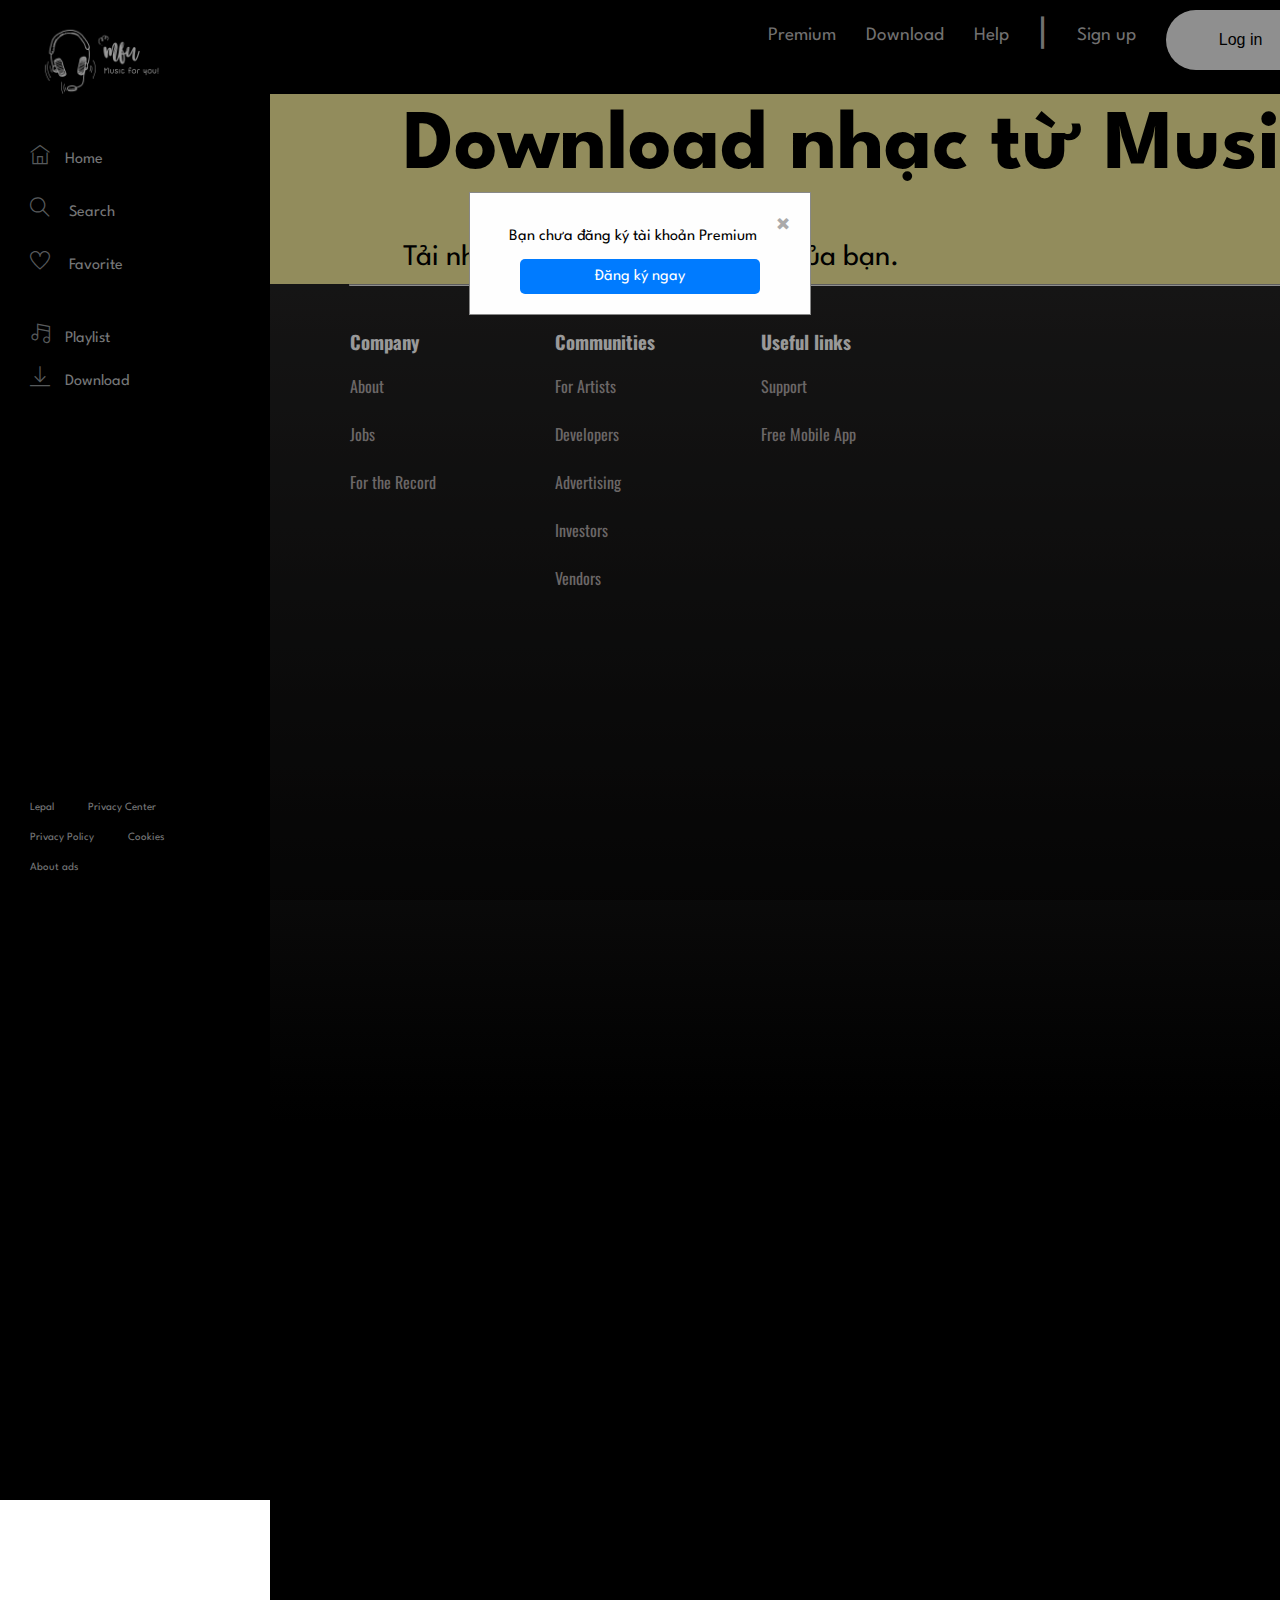
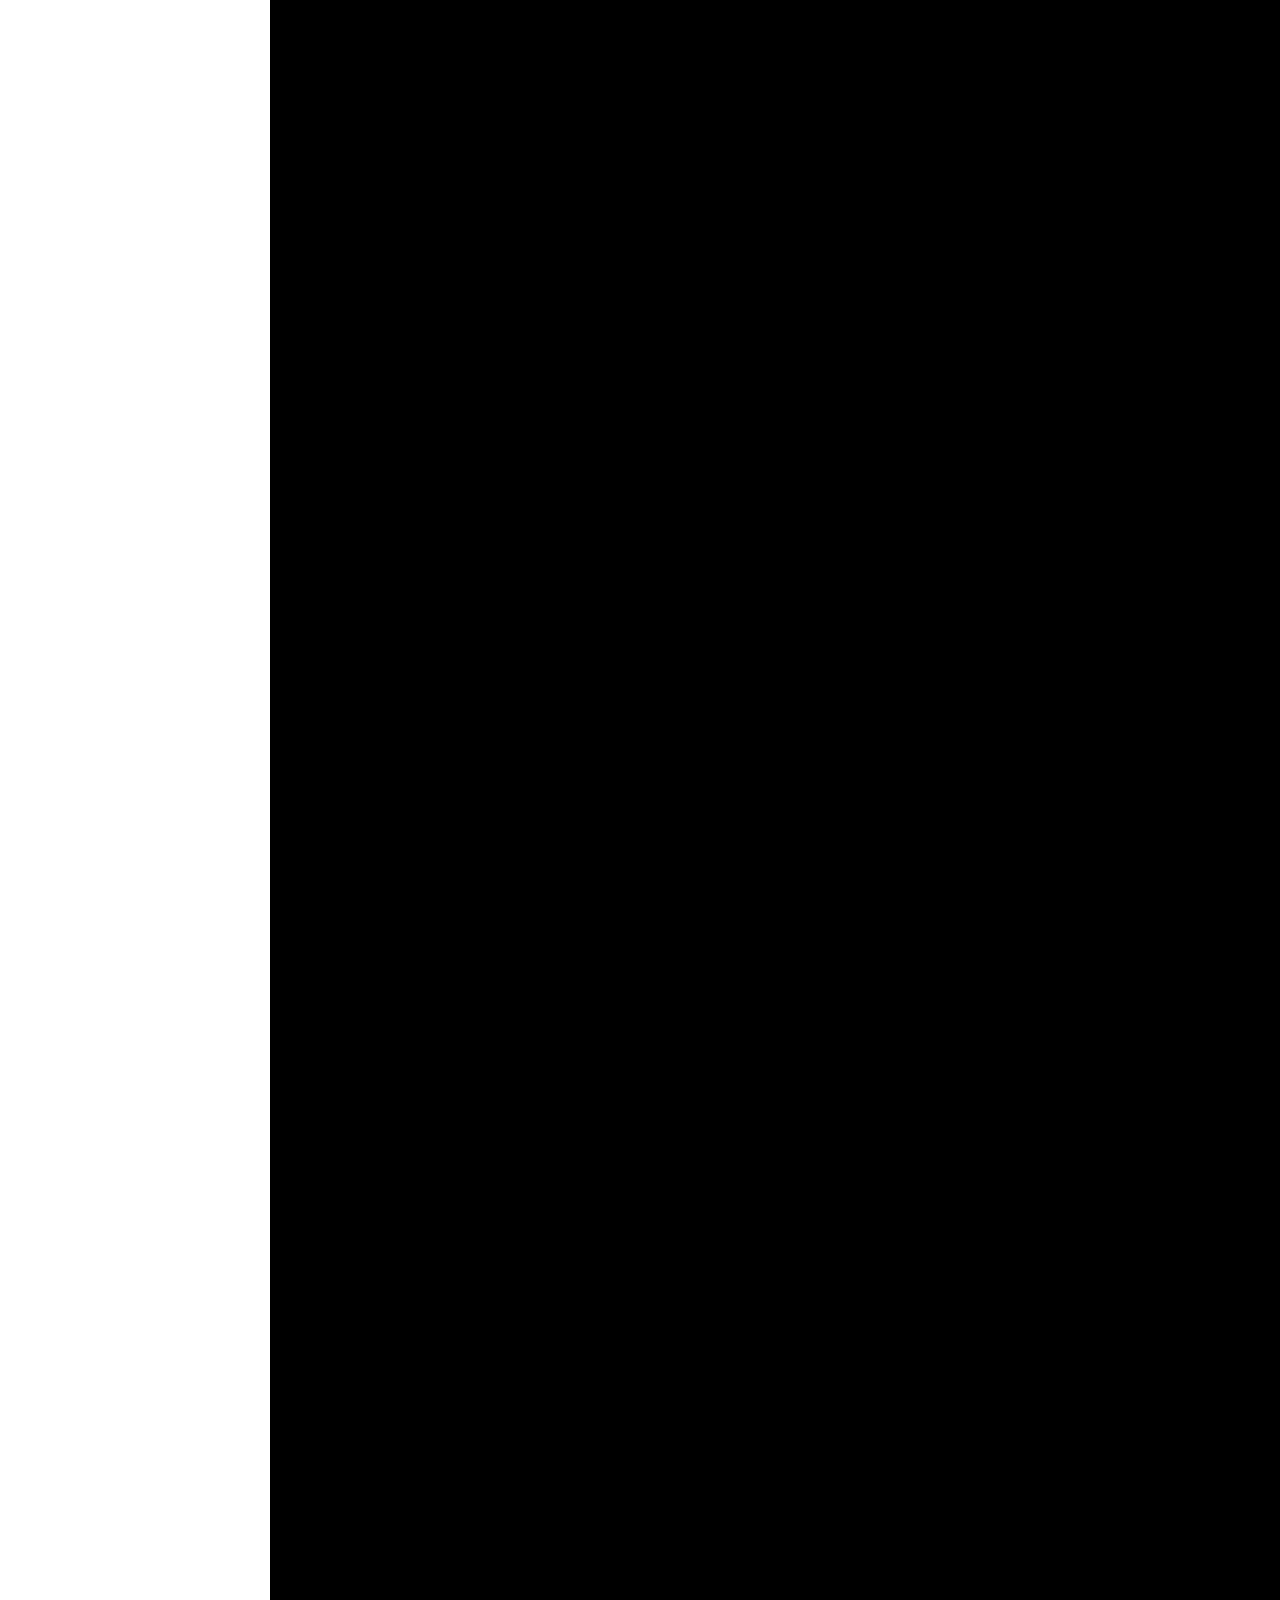
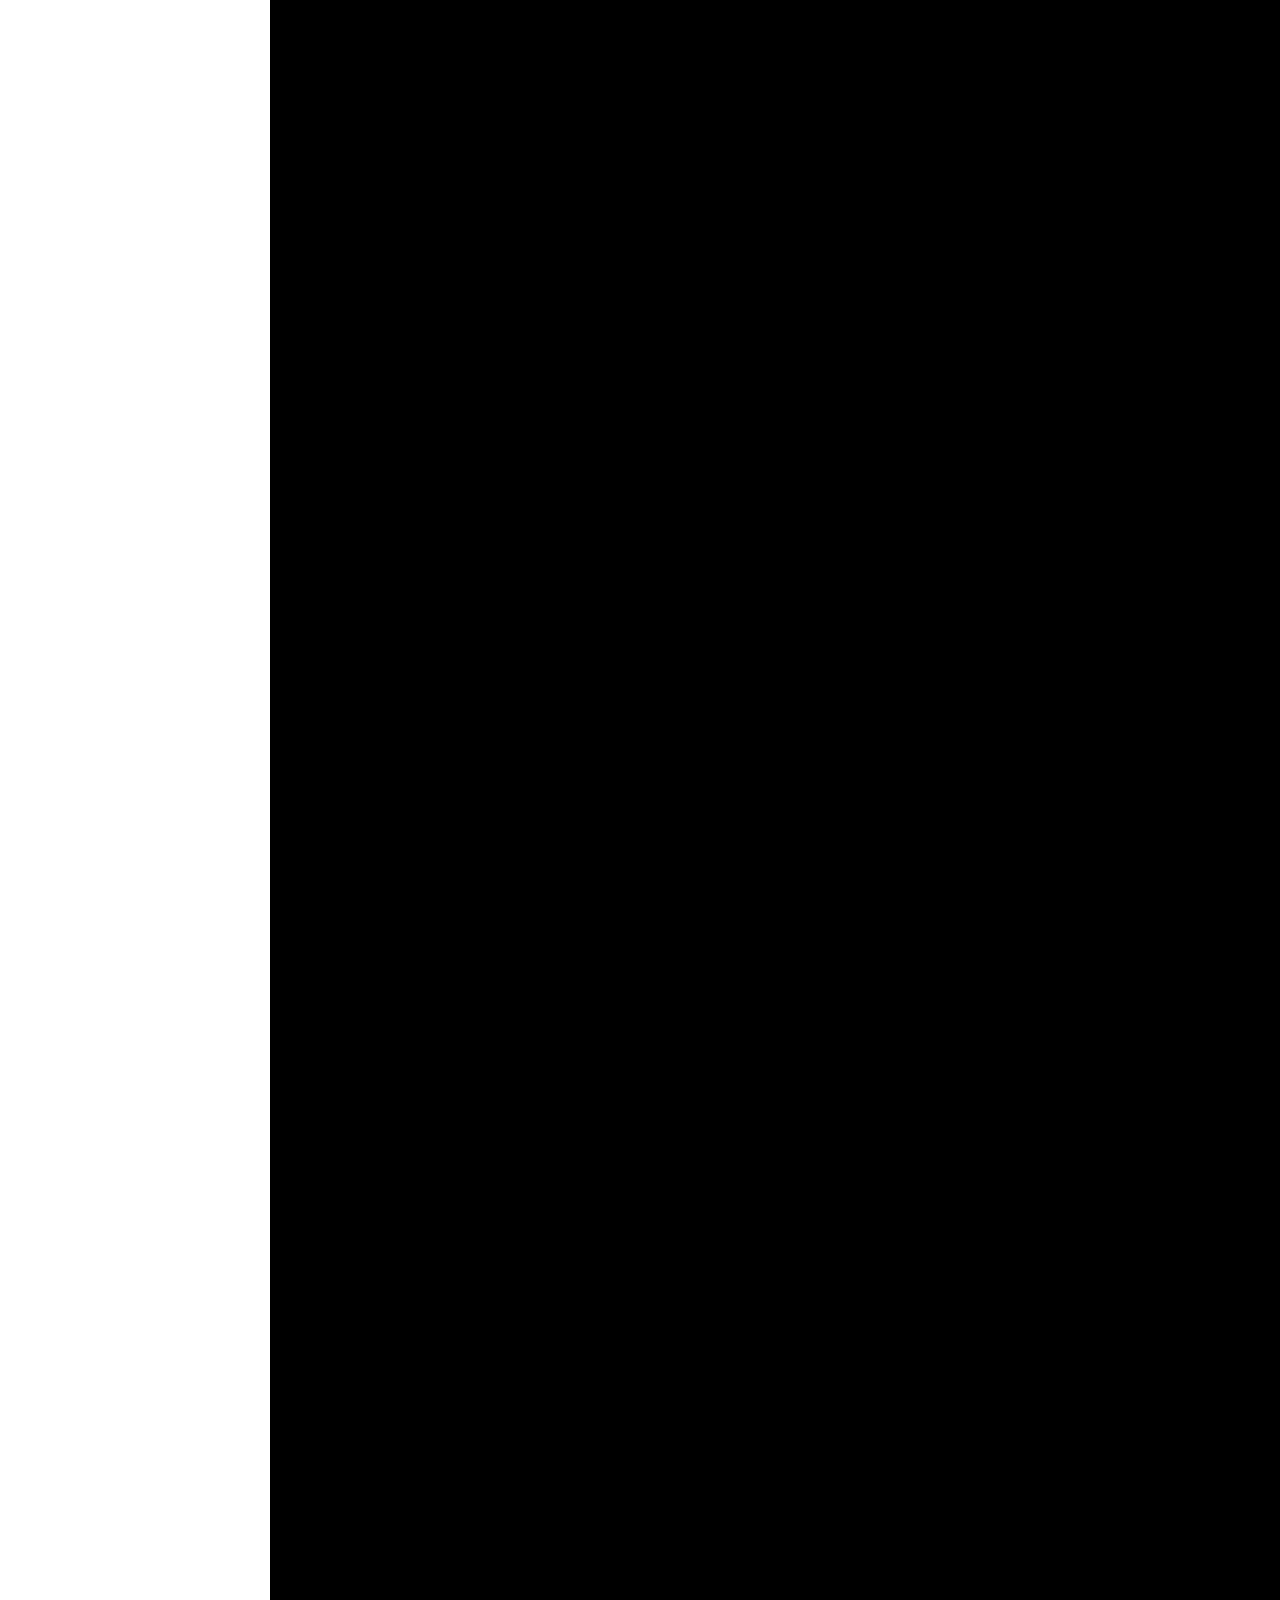
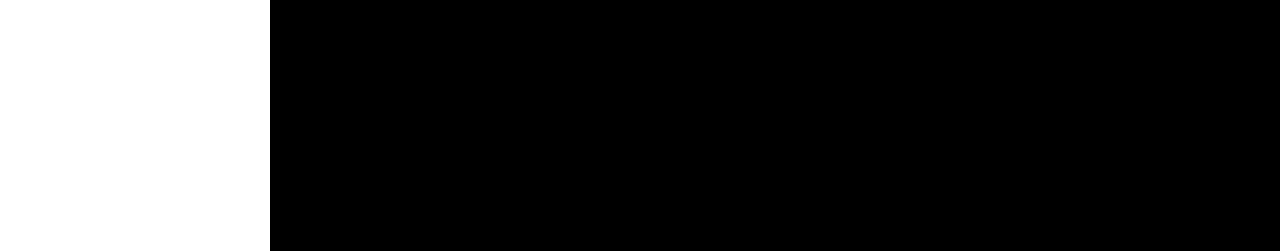
<file: download.html>
<!DOCTYPE html>
<html lang="en">
<head>
    <meta charset="UTF-8">
    <meta http-equiv="X-UA-Compatible" content="IE=edge">
    <meta name="viewport" content="width=device-width, initial-scale=1.0">
    <title>MP3 Player</title>
    <link rel="stylesheet" href="acsset/style.css">
    <link rel="stylesheet" href="acsset/reponsive.css">
    <link rel="stylesheet" href="acsset/singer.css">
    <link rel="stylesheet" href="acsset/lyrics.css">
    <link rel="stylesheet" href="acsset/download.css">
    <script src="Javascript/struct.js"></script>
    <script src="Javascript/data.js"></script>
    <script src="Javascript/download-js.js"></script>
    <link rel="preconn ect" href="https://fonts.googleapis.com">
    <link rel="preconnect" href="http ://fonts.gstatic.com" crossorigin>
    <link href="https://fonts.googleapis.com/css2?family=Poppins:ital,wght@0,300;0,600;1,400&display=swap"
        rel="stylesheet">
    <link rel="stylesheet" href="acsset/themify-icons-font/themify-icons/themify-icons.css">
    <link rel="preconnect" href="https://fonts.googleapis.com">
    <link rel="preconnect" href="https://fonts.gstatic.com" crossorigin>
    <link href="https://fonts.googleapis.com/css2?family=Oswald:wght@300;400&display=swap" rel="stylesheet">
    <link rel="preconnect" href="https://fonts.googleapis.com">
    <link rel="preconnect" href="https://fonts.gstatic.com" crossorigin>
    <link href="https://fonts.googleapis.com/css2?family=Alkatra&family=League+Spartan&display=swap" rel="stylesheet">
</head>

<body>
    <header class="header">
        <a class="login" href="login.html"><button id="login">Log in</button></a>
        <div class="dropdown">
            <a id="user" class="user"><i class="ti-user"></i><span id="nameuser">Admin</span></a>
            <div class="dropdown-content">
              <button id="logout">Log out</button>
            </div>
          </div>
        <a class="signup" id="signup" href="signup.html">Sign up</a>
        <p>|</p>
        <a class="help" href="">Help</a>
        <a class="dowload" href="download.html">Download</a>
        <a class="premium" href="premium.html">Premium</a>

        <div class="dialog overlay" id="my-dialog">
            <a class="overlay-close"></a>
            <div class="dialog-body">
                <a class="dialog-close-btn" href="#">&times;</a>
                <a class="search-btn" href="#">&#9906;</a>
                <input id="search" type="text" placeholder=" What do you want to hear?">
            </div>
        </div>
        <div class="repon-header">
            <div class="repon-logo singer-reponlogo">
                <a href="index.html"><img src="acsset/img/Brown cute illustrated Podcast logo.png" alt=""></a>
                <label for="nav-input"><i class="ti-menu"></i></label>
                <input type="checkbox" class="nav-input" id="nav-input">
                <label for="nav-input" class="repon-overlay"></label>
                <!-- <a class="repon-dialog-btn" href="#repon-my-dialog"><i class="ti-search" style="margin: 0;float: left; margin-right: 280px;margin-top: 13px;"></i></a> -->
                <div class="repon-dialog overlay" id="repon-my-dialog">
                    <a class="repon-overlay-close"></a>
                    <div class="repon-dialog-body">
                        <a class="repon-dialog-close-btn" href="#">&times;</a>
                        <input id="repon-search" type="text" placeholder=" What do you want to hear?">
                    </div>
                </div>
                <div class="repon-nav">
                    <nav class="navigation">
                        <label for="nav-input" class="repon-close">
                            <i class="ti-close"></i>
                        </label>

                        <ul id="ul-nav">
                            <li id="loginres"><a href="login.html">Log in</a></li>
                            <li id="signupres"><a href="signup.html">Sign up</a></li>
                            <li style="display: none;" id="userres"><a><i class="ti-user"></i><span id="mameuserres"
                                        style="margin: 0;padding: 0;">Admin</span></a></li><br>
                            <hr style="margin-top: 20px;">
                            <li style="cursor: pointer; display: none;" id="logout1">Log out</li>
                            <li><a href="">Help</a></li>
                            <li><a href="download.html">Download</a></li>
                            <li><a href="premium.html">Premium</a></li>
                            <li><a href="">Privacy</a></li>
                            <li><a href="">Terms</a></li>
                        </ul>
                    </nav>
                </div>
            </div>
    </header>
    <aside class="sidebar">
        <div class="logo">
            <a href="index.html"><img src="acsset/img/Brown cute illustrated Podcast logo.png" alt=""></a><br>
            <div class="home">
                <a href="index.html"><i class="ti-home"></i>Home</a>
            </div>
            <div class="search">
                <a class="dialog-btn" href="#my-dialog"><i class="ti-search"></i> Search</a>
            </div>
            <div class="heart">
                <a href="list.html"><i class="ti-heart"></i> Favorite</a>
            </div>
            <div class="playlist">
                <a href="list-create.html"><i class="ti-music-alt"></i>Playlist</a>
            </div>
            <div class="app">
                <a href="download.html"><i class="ti-download"></i>Download</a>
            </div>
        </div>
        <div class="repon-logo">
            <a href="index.html"><i class="ti-home"></i></a>
            <a class="dialog-btn" href="#my-dialog"><i class="ti-search"></i> </a>
            <a href="list.html"><i class="ti-heart"></i> </a>
            <a href="list-create.html"><i class="ti-music-alt"></i></a>
            <a href=""><i class="ti-download"></i></a>
        </div>
        <div class="rules">
            <a href="">Lepal</a>
            <a href="">Privacy Center</a><br><br>
            <a href="">Privacy Policy</a>
            <a href="">Cookies</a><br><br>
            <a href="">About ads</a>
        </div>
    </aside>
    <main class="main1">
        <div class="modal">
            <div class="modal-content">
              <span class="close">&times;</span>
              <p>Bạn chưa đăng ký tài khoản Premium</p>
              <a href="premium.html">Đăng ký ngay</a>
            </div>
          </div>
        <!-- //////////////////////////////////////////////////////////////////////////////////////////////// V- POP -->
        <div id="pre">
            <div id="pre-1-1">
                <h1 id="pre-1-1-1">Download nhạc từ Music For You</h1>
                <p id="pre-2-2-3">Tải nhạc xuống trên các thiết bị của bạn.</p>
            </div>
        </div>
        <div id="pre3">
            <div class="popular-music1" id="s1">
                <div class="song">
                    <i class="ti-music-alt custom"></i>
                    <img id="anhbanner1" src="acsset\img\New realese\makingmyway.png" alt="">
                    <div class="name-song">
                        <p id="tenbaihat1">Chúng ta của hiện tại</p>
                    </div>
                    <div class="view">
                        <p id="casi1">Sơn Tùng MTP</p>
                    </div>
                    <div class="like"><i class="ti-download" id="ti-download"
                            style="font-size: 120%;color: aliceblue;"></i>
                    </div>
                </div>
            </div>
        </div>
        <hr class="repon-hr">
        <footer class="footer">
            <div class="foot1">
                <h3>Company</h3>
                <a href="">About</a><br><br>
                <a href="">Jobs</a><br><br>
                <a href="">For the Record</a>
            </div>
            <div class="foot2">
                <h3>Communities</h3>
                <a href="">For Artists</a><br><br>
                <a href="">Developers</a><br><br>
                <a href="">Advertising</a><br><br>
                <a href="">Investors</a><br><br>
                <a href="">Vendors</a>
            </div>
            <div class="foot3">
                <h3>Useful links</h3>
                <a href="">Support</a><br><br>
                <a href="">Free Mobile App</a>
            </div>
        </footer>
        <div class="contact">
            <div class="facebook"> <a href=""><i class="ti-facebook"></i></a></div>
            <div class="insta"><a href=""><i class="ti-instagram"></i></a></div>
            <div class="twitter"><a href=""><i class="ti-twitter"></i></a></div>
        </div>
    </main>
</body>

</html>
</file>
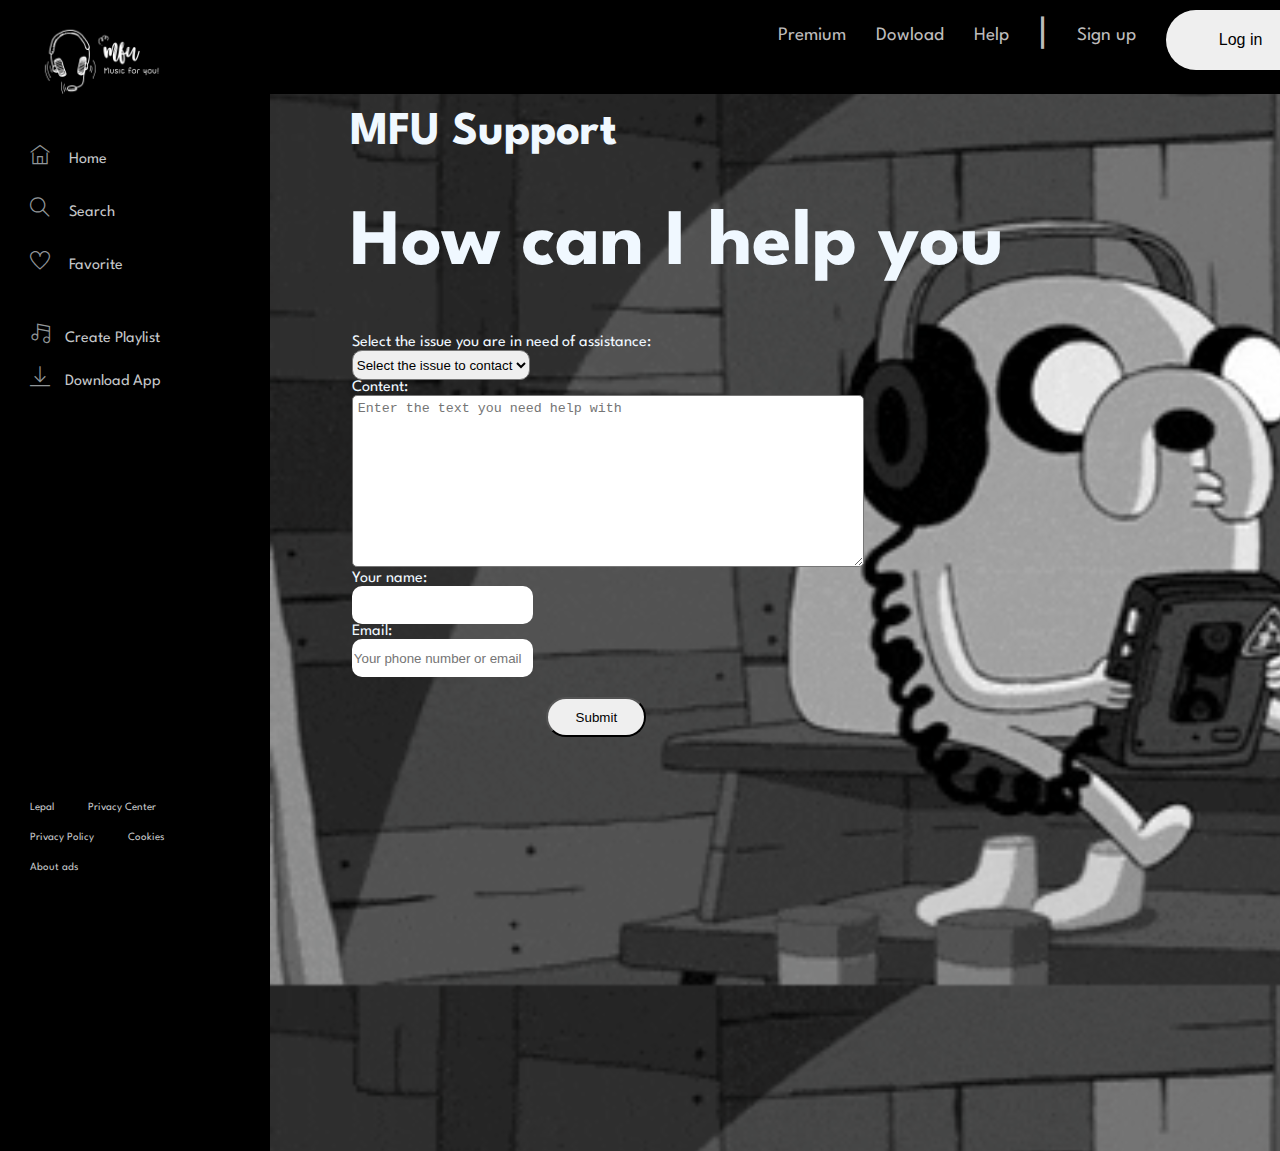
<file: help.html>
<!DOCTYPE html>
<html lang="en">

<head>
    <meta charset="UTF-8">
    <meta http-equiv="X-UA-Compatible" content="IE=edge">
    <meta name="viewport" content="width=device-width, initial-scale=1.0">
    <title>MP3 Player</title>
    <link rel="stylesheet" href="acsset/style.css">
    <link rel="stylesheet" href="acsset/singer.css">
    <link rel="stylesheet" href="acsset/reponsive.css">
    <link rel="stylesheet" href="acsset/help.css">
    <script src="Javascript/struct.js"></script>
    <script src="Javascript/data.js"></script>
    <script src="Javascript/data-singer.js"></script>
    <link rel="preconn ect" href="https://fonts.googleapis.com">
    <link rel="preconnect" href="http ://fonts.gstatic.com" crossorigin>
    <link href="https://fonts.googleapis.com/css2?family=Poppins:ital,wght@0,300;0,600;1,400&display=swap"
        rel="stylesheet">
    <link rel="stylesheet" href="acsset/themify-icons-font/themify-icons/themify-icons.css">
    <link rel="preconnect" href="https://fonts.googleapis.com">
    <link rel="preconnect" href="https://fonts.gstatic.com" crossorigin>
    <link href="https://fonts.googleapis.com/css2?family=Oswald:wght@300;400&display=swap" rel="stylesheet">
    <link rel="preconnect" href="https://fonts.googleapis.com">
    <link rel="preconnect" href="https://fonts.gstatic.com" crossorigin>
    <link href="https://fonts.googleapis.com/css2?family=Alkatra&family=League+Spartan&display=swap" rel="stylesheet">
</head>

<body>
    <header class="header">
        <a class="login" href="login.html"><button id="login">Log in</button></a>
        <div class="dropdown">
            <a id="user" class="user"><i class="ti-user"></i><span id="nameuser">Admin</span></a>
            <div class="dropdown-content">
                <button id="logout">Log out</button>
            </div>
        </div>
        <a class="signup" id="signup" href="signup.html">Sign up</a>
        <p>|</p>
        <a class="help" href="">Help</a>
        <a class="dowload" href="download.html">Dowload</a>
        <a class="premium" href="premium.html">Premium</a>

        <div class="dialog overlay" id="my-dialog">
            <a href="#" class="overlay-close"></a>
            <div class="dialog-body">
                <a class="dialog-close-btn" href="#">&times;</a>
                <a class="search-btn" href="#">&#9906;</a>
                <input id="search" type="text" placeholder=" What do you want to hear?">
            </div>
        </div>
        <div class="repon-header">
            <div class="repon-logo">
                <img src="acsset/img/Brown cute illustrated Podcast logo.png" alt="">
                <label for="nav-input"><i class="ti-menu"></i></label>
                <input type="checkbox" class="nav-input" id="nav-input">
                <label for="nav-input" class="repon-overlay"></label>
                <!-- <a class="repon-dialog-btn" href="#repon-my-dialog"><i class="ti-search" style="margin: 0;float: left; margin-right: 280px;margin-top: 13px;"></i></a> -->
                <div class="repon-dialog overlay" id="repon-my-dialog">
                    <a class="repon-overlay-close"></a>
                    <div class="repon-dialog-body">
                        <a class="repon-dialog-close-btn" href="#">&times;</a>
                        <input id="repon-search" type="text" placeholder=" What do you want to hear?">
                    </div>
                </div>
                <div class="repon-nav">
                    <nav class="navigation">
                        <label for="nav-input" class="repon-close">
                            <i class="ti-close"></i>
                        </label>

                        <ul id="ul-nav">
                            <li id="loginres"><a href="login.html">Log in</a></li>
                            <li id="signupres"><a href="signup.html">Sign up</a></li>
                            <li style="display: none;" id="userres"><a><i class="ti-user"></i><span id="mameuserres"
                                        style="margin: 0;padding: 0;">Admin</span></a></li><br>
                            <hr style="margin-top: 20px;">
                            <li style="cursor: pointer; display: none;" id="logout1">Log out</li>
                            <li><a href="">Help</a></li>
                            <li><a href="download.html">Download</a></li>
                            <li><a href="premium.html">Premium</a></li>
                            <li><a href="">Privacy</a></li>
                            <li><a href="">Terms</a></li>
                        </ul>
                    </nav>
                </div>
            </div>
    </header>
    <aside class="sidebar">
        <div class="logo">
            <img src="acsset/img/Brown cute illustrated Podcast logo.png" alt=""><br>
            <div class="home">
                <a href="index.html"><i class="ti-home"></i> Home</a>
            </div>
            <div class="search">
                <a class="dialog-btn" href="#my-dialog"><i class="ti-search"></i> Search</a>
            </div>
            <div class="heart">
                <a href="list.html"><i class="ti-heart"></i> Favorite</a>
            </div>
            <div class="playlist">
                <a href="list-create.html"><i class="ti-music-alt"></i>Create Playlist</a>
            </div>
            <div class="app">
                <a href="download.html"><i class="ti-download"></i>Download App</a>
            </div>
        </div>
        <div class="repon-logo">
            <a href="index.html"><i class="ti-home"></i></a>
            <a class="dialog-btn" href="#my-dialog"><i class="ti-search"></i> </a>
            <a href="list.html"><i class="ti-heart"></i> </a>
            <a href="list-create.html"><i class="ti-music-alt"></i></a>
            <a href=""><i class="ti-download"></i></a>
        </div>
        <div class="rules">
            <a href="">Lepal</a>
            <a href="">Privacy Center</a><br><br>
            <a href="">Privacy Policy</a>
            <a href="">Cookies</a><br><br>
            <a href="">About ads</a>
        </div>
    </aside>
    <main class="main helpmain" id="main">
        <div class="helptitle">
            <h3>MFU Support</h3>
            <h1>How can I help you</h1>
        </div>
        <iframe id="hidden_iframe" name="hidden_iframe"
            onload="if(submitted){window.location='index.html';alert('Gửi hỗ trợ thành công');}"
            style="display: none;"></iframe>
        <div class="contact">
            <div class="support">
                <form onsubmit="submitted=true;" target="hidden_iframe" class="text-left" role="form" id="ss-form"
                    method="GET"
                    action="https://script.google.com/macros/s/AKfycbwWM8EdhBM4aEx3Gwj5118BJdfvn3wL7fvtZD1kSImileBfWI_4IBKgqwmshpFxA9Jr/exec">
                    <label for="">Select the issue you are in need of assistance: </label><br>
                    <select id="" name="issue" required>
                        <option>Select the issue to contact</option>
                        <option value="Error">Error</option>
                        <option value="Product Comments">Product Comments</option>
                        <option value="Content release">Content release</option>
                        <option value="Content Coopperation">Content Coopperation</option>
                        <option value="User account">User account</option>
                        <option value="Other Problem">Other Problem</option>
                    </select>
                    <br>
                    <label for="">Content: </label><br>
                    <textarea name="content" cols="30" rows="10" id="help-content"
                        placeholder="Enter the text you need help with"></textarea>
                    <br>
                    <label for="">Your name: </label><br>
                    <input type="text" name="name" id="name"><br>
                    <label for="">Email:</label><br>
                    <input type="text" id="email" name="email" placeholder="Your phone number or email" required><br>
                    <input type="submit" class="submit">
                </form>
            </div>
        </div>
    </main>
</body>
</html>
</file>
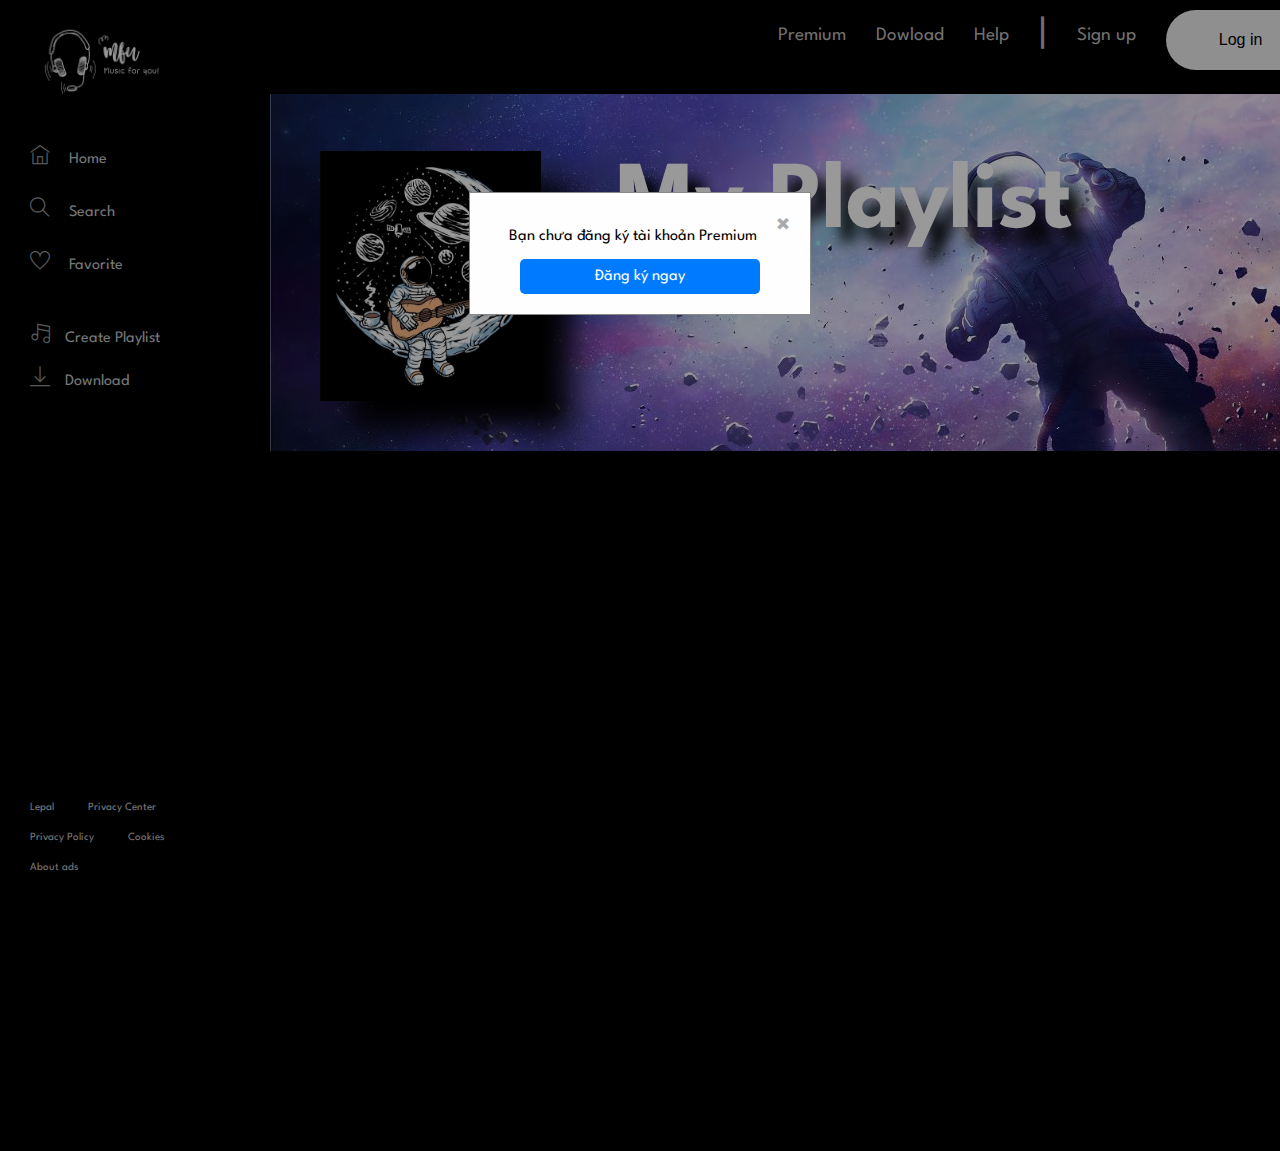
<file: list-create.html>
<!DOCTYPE html>
<html lang="en">

<head>
    <meta charset="UTF-8">
    <meta http-equiv="X-UA-Compatible" content="IE=edge">
    <meta name="viewport" content="width=device-width, initial-scale=1.0">
    <title>MP3 Player</title>
    <link rel="stylesheet" href="acsset/style.css">
    <link rel="stylesheet" href="acsset/singer.css">
    <link rel="stylesheet" href="acsset/lyrics.css">
    <link rel="stylesheet" href="acsset/reponsive.css">
    <script src="Javascript/struct.js"></script>
    <script src="Javascript/data.js"></script>
    <script src="Javascript/list-create.js"></script>
    <link rel="preconn ect" href="https://fonts.googleapis.com">
    <link rel="preconnect" href="http ://fonts.gstatic.com" crossorigin>
    <link href="https://fonts.googleapis.com/css2?family=Poppins:ital,wght@0,300;0,600;1,400&display=swap"
        rel="stylesheet">
    <link rel="stylesheet" href="acsset/themify-icons-font/themify-icons/themify-icons.css">
    <link rel="preconnect" href="https://fonts.googleapis.com">
    <link rel="preconnect" href="https://fonts.gstatic.com" crossorigin>
    <link href="https://fonts.googleapis.com/css2?family=Oswald:wght@300;400&display=swap" rel="stylesheet">
    <link rel="preconnect" href="https://fonts.googleapis.com">
    <link rel="preconnect" href="https://fonts.gstatic.com" crossorigin>
    <link href="https://fonts.googleapis.com/css2?family=Alkatra&family=League+Spartan&display=swap" rel="stylesheet">
</head>

<body>
    <header class="header">
        <a class="login" href="login.html"><button id="login">Log in</button></a>
        <div class="dropdown">
            <a id="user" class="user"><i class="ti-user"></i><span id="nameuser">Admin</span></a>
            <div class="dropdown-content">
                <button id="logout">Log out</button>
            </div>
        </div>
        <a class="signup" id="signup" href="signup.html">Sign up</a>
        <p>|</p>
        <a class="help" href="">Help</a>
        <a class="dowload" href="download.html">Dowload</a>
        <a class="premium" href="premium.html">Premium</a>

        <div class="dialog overlay" id="my-dialog">
            <a class="overlay-close"></a>
            <div class="dialog-body">
                <a class="dialog-close-btn" href="#">&times;</a>
                <a class="search-btn" href="#">&#9906;</a>
                <input id="search" type="text" placeholder=" What do you want to hear?">
            </div>
        </div>
        <div class="repon-header">
            <div class="repon-logo singer-reponlogo">
                <img src="acsset/img/Brown cute illustrated Podcast logo.png" alt="">
                <label for="nav-input"><i class="ti-menu"></i></label>
                <input type="checkbox" class="nav-input" id="nav-input">
                <label for="nav-input" class="repon-overlay"></label>
                <!-- <a class="repon-dialog-btn" href="#repon-my-dialog"><i class="ti-search" style="margin: 0;float: left; margin-right: 280px;margin-top: 13px;"></i></a> -->
                <div class="repon-dialog overlay" id="repon-my-dialog">
                    <a class="repon-overlay-close"></a>
                    <div class="repon-dialog-body">
                        <a class="repon-dialog-close-btn" href="#">&times;</a>
                        <input id="repon-search" type="text" placeholder=" What do you want to hear?">
                    </div>
                </div>
                <div class="repon-nav">
                    <nav class="navigation">
                        <label for="nav-input" class="repon-close">
                            <i class="ti-close"></i>
                        </label>
                        <ul id="ul-nav">
                            <li id="loginres"><a href="login.html">Log in</a></li>
                            <li id="signupres"><a href="signup.html">Sign up</a></li>
                            <li style="display: none;" id="userres"><a><i class="ti-user"></i><span id="mameuserres"
                                        style="margin: 0;padding: 0;">Admin</span></a></li><br>
                            <hr style="margin-top: 20px;">
                            <li style="cursor: pointer; display: none;" id="logout1">Log out</li>
                            <li><a href="">Help</a></li>
                            <li><a href="download.html">Download</a></li>
                            <li><a href="premium.html">Premium</a></li>
                            <li><a href="">Privacy</a></li>
                            <li><a href="">Terms</a></li>
                        </ul>
                    </nav>
                </div>
            </div>
    </header>
    <aside class="sidebar">
        <div class="logo">
            <img src="acsset/img/Brown cute illustrated Podcast logo.png" alt=""><br>
            <div class="home">
                <a href="index.html"><i class="ti-home"></i> Home</a>
            </div>
            <div class="search">
                <a class="dialog-btn" href="#my-dialog"><i class="ti-search"></i> Search</a>
            </div>
            <div class="heart">
                <a href="list.html"><i class="ti-heart"></i> Favorite</a>
            </div>
            <div class="playlist">
                <a href="list-create.html"><i class="ti-music-alt"></i>Create Playlist</a>
            </div>
            <div class="app">
                <a href="download.html"><i class="ti-download"></i>Download</a>
            </div>
        </div>
        <div class="repon-logo">
            <a href="index.html"><i class="ti-home"></i></a>
            <a class="dialog-btn" href="#my-dialog"><i class="ti-search"></i> </a>
            <a href="list.html"><i class="ti-heart"></i> </a>
            <a href="list-create.html"><i class="ti-music-alt"></i></a>
            <a href=""><i class="ti-download"></i></a>
        </div>
        <div class="rules">
            <a href="">Lepal</a>
            <a href="">Privacy Center</a><br><br>
            <a href="">Privacy Policy</a>
            <a href="">Cookies</a><br><br>
            <a href="">About ads</a>
        </div>
    </aside>
    <main class="main">
        <div class="modal">
            <div class="modal-content">
                <span class="close">&times;</span>
                <p>Bạn chưa đăng ký tài khoản Premium</p>
                <a href="premium.html">Đăng ký ngay</a>
            </div>
        </div>
        <div id="playlist-banner" style="   
        background: url('acsset/img/playlistbg.jpg') ;">
            <div class="name-discs">
                <img class="song-img" src="acsset/img/playlist.jpg" alt="">
                <div class="music-name">
                    <h1>My Playlist</h1>
                </div>
            </div>
        </div>
        <div>
            <div class="add-song" id="thembai" style="cursor: pointer;"><a id="thembaimoi">Add new song</a></div>
            <ul id="music-song1">
                <div id="pop-2"></div>
            </ul>
        </div>
        <!-- //////////////////////////////////////////////////////////////////////////////////////////////// V- POP -->
        <h1 style="color: aliceblue;margin-left: 20px;" id="yeucau">Suggest</h1>
        <div id="pop-3">
            <div class="popular-music1" id="s1">
                <div class="song">
                    <i class="ti-music-alt ti-music-alt1"></i>
                    <img src="acsset/img/V-POP/chungtacuahientai.jpg" alt="">
                    <div class="name-song">
                        <p>Chúng ta của hiện tại</p>
                    </div>
                    <div class="view">
                        <p>235.078.320</p>
                    </div>
                    <div class="time-song">
                        <p>5:01</p>
                    </div>
                    <div class="like"><i class="ti-plus" id="ti-plus" style="font-size: 120%;color: aliceblue;"></i>
                    </div>
                </div>
            </div>
            <div class="popular-music1" id="s2">
                <div class="song">
                    <i class="ti-music-alt ti-music-alt1"></i>
                    <img src="acsset/img/V-POP/muonnoivoiem.jpg" alt="">
                    <div class="name-song">
                        <p>Muốn nói với em</p>
                    </div>
                    <div class="view">
                        <p>125.078.320</p>
                    </div>
                    <div class="time-song">
                        <p>3:53</p>
                    </div>
                    <div class="like"><i class="ti-plus" id="ti-plus" style="font-size: 120%;color: aliceblue;"></i>
                    </div>
                </div>
            </div>
            <div class="popular-music1" id="s3">
                <div class="song">
                    <i class="ti-music-alt ti-music-alt1"></i>
                    <img src="acsset/img/V-POP/thangdien.jpg" alt="">
                    <div class="name-song">
                        <p>Thằng điên</p>
                    </div>
                    <div class="view">
                        <p>266.078.320</p>
                    </div>
                    <div class="time-song">
                        <p>4:23</p>
                    </div>
                    <div class="like"><i class="ti-plus" id="ti-plus" style="font-size: 120%;color: aliceblue;"></i>
                    </div>
                </div>
            </div>
            <div class="popular-music1" id="s4">
                <div class="song">
                    <i class="ti-music-alt ti-music-alt1"></i>
                    <img src="acsset/img/V-POP/cochacyeuladay.jpg" alt="">
                    <div class="name-song">
                        <p>Có chắc yêu là đây</p>
                    </div>
                    <div class="view">
                        <p>235.078.320</p>
                    </div>
                    <div class="time-song">
                        <p>3:22</p>
                    </div>
                    <div class="like"><i class="ti-plus" id="ti-plus" style="font-size: 120%;color: aliceblue;"></i>
                    </div>
                </div>
            </div>
            <div class="popular-music1" id="s5">
                <div class="song">
                    <i class="ti-music-alt ti-music-alt1"></i>
                    <img src="acsset/img/V-POP/3107.jpg" alt="">
                    <div class="name-song">
                        <p>3107</p>
                    </div>
                    <div class="view">
                        <p>301.078.320</p>
                    </div>
                    <div class="time-song">
                        <p>4:05</p>
                    </div>
                    <div class="like"><i class="ti-plus" id="ti-plus" style="font-size: 120%;color: aliceblue;"></i>
                    </div>
                </div>
            </div>
            <div class="popular-music1" id="s6">
                <div class="song">
                    <i class="ti-music-alt ti-music-alt1"></i>
                    <img src="acsset/img/V-POP/bainaychillphet.jpg" alt="">
                    <div class="name-song">
                        <p>Bài này chill phết</p>
                    </div>
                    <div class="view">
                        <p>235.078.320</p>
                    </div>
                    <div class="time-song">
                        <p>3:22</p>
                    </div>
                    <div class="like"><i class="ti-plus" id="ti-plus" style="font-size: 120%;color: aliceblue;"></i>
                    </div>
                </div>
            </div>
            <div class="popular-music1" id="s7">
                <div class="song">
                    <i class="ti-music-alt ti-music-alt1"></i>
                    <img src="acsset/img/V-POP/hoanokhongmau.jpg" alt="">
                    <div class="name-song">
                        <p>Hoa nở không màu</p>
                    </div>
                    <div class="view">
                        <p>125.078.320</p>
                    </div>
                    <div class="time-song">
                        <p>3:53</p>
                    </div>
                    <div class="like"><i class="ti-plus" id="ti-plus" style="font-size: 120%;color: aliceblue;"></i>
                    </div>
                </div>
            </div>
            <div class="popular-music1" id="s8">
                <div class="song">
                    <i class="ti-music-alt ti-music-alt1"></i>
                    <img src="acsset/img/V-POP/honanh.jpg" alt="">
                    <div class="name-song">
                        <p>Hôn anh</p>
                    </div>
                    <div class="view">
                        <p>125.078.320</p>
                    </div>
                    <div class="time-song">
                        <p>3:53</p>
                    </div>
                    <div class="like"><i class="ti-plus" id="ti-plus" style="font-size: 120%;color: aliceblue;"></i>
                    </div>
                </div>
            </div>
            <div class="popular-music1" id="s9">
                <div class="song">
                    <i class="ti-music-alt ti-music-alt1"></i>
                    <img src="acsset/img/V-POP/1-trieu-like.png" alt="">
                    <div class="name-song">
                        <p>Một triệu like</p>
                    </div>
                    <div class="view">
                        <p>235.078.320</p>
                    </div>
                    <div class="time-song">
                        <p>3:22</p>
                    </div>
                    <div class="like"><i class="ti-plus" id="ti-plus" style="font-size: 120%;color: aliceblue;"></i>
                    </div>
                </div>
            </div>
            <div class="popular-music1" id="s10">
                <div class="song">
                    <i class="ti-music-alt ti-music-alt1"></i>
                    <img src="acsset/img/V-POP/yeu1nguoicole.jpg" alt="">
                    <div class="name-song">
                        <p>Yêu một người có lẽ</p>
                    </div>
                    <div class="view">
                        <p>125.078.320</p>
                    </div>
                    <div class="time-song">
                        <p>3:53</p>
                    </div>
                    <div class="like"><i class="ti-plus" id="ti-plus" style="font-size: 120%;color: aliceblue;"></i>
                    </div>
                </div>
            </div>
            <div class="popular-music1" id="s11">
                <div class="song">
                    <i class="ti-music-alt ti-music-alt1"></i>
                    <img src="acsset/img/V-POP/anhnhaodauthe.jpg" alt="">
                    <div class="name-song">
                        <p>Anh nhà ở đâu thế</p>
                    </div>
                    <div class="view">
                        <p>266.078.320</p>
                    </div>
                    <div class="time-song">
                        <p>4:23</p>
                    </div>
                    <div class="like"><i class="ti-plus" id="ti-plus" style="font-size: 120%;color: aliceblue;"></i>
                    </div>
                </div>
            </div>
            <div class="popular-music1" id="s12">
                <div class="song">
                    <i class="ti-music-alt ti-music-alt1"></i>
                    <img src="acsset/img/V-POP/muonruoutotinh.jpg" alt="">
                    <div class="name-song">
                        <p>Mượn rượu tỏ tình</p>
                    </div>
                    <div class="view">
                        <p>301.078.320</p>
                    </div>
                    <div class="time-song">
                        <p>4:05</p>
                    </div>
                    <div class="like"><i class="ti-plus" id="ti-plus" style="font-size: 120%;color: aliceblue;"></i>
                    </div>
                </div>
            </div>
            <div class="popular-music1" id="s13">
                <div class="song">
                    <i class="ti-music-alt ti-music-alt1"></i>
                    <img src="acsset/img/V-POP/nguoiamphu.jpg" alt="">
                    <div class="name-song">
                        <p>Người âm phủ</p>
                    </div>
                    <div class="view">
                        <p>235.078.320</p>
                    </div>
                    <div class="time-song">
                        <p>3:22</p>
                    </div>
                    <div class="like"><i class="ti-plus" id="ti-plus" style="font-size: 120%;color: aliceblue;"></i>
                    </div>
                </div>
            </div>
            <div class="popular-music1" id="s14">
                <div class="song">
                    <i class="ti-music-alt ti-music-alt1"></i>
                    <img src="acsset/img/V-POP/reallyloveu.jpg" alt="">
                    <div class="name-song">
                        <p>Really Love You</p>
                    </div>
                    <div class="view">
                        <p>125.078.320</p>
                    </div>
                    <div class="time-song">
                        <p>3:53</p>
                    </div>
                    <div class="like"><i class="ti-plus" id="ti-plus" style="font-size: 120%;color: aliceblue;"></i>
                    </div>
                </div>
            </div>
            <div class="popular-music1" id="s15">
                <div class="song">
                    <i class="ti-music-alt ti-music-alt1"></i>
                    <img src="acsset/img/V-POP/yeu5.jpg" alt="">
                    <div class="name-song">
                        <p>Yêu 5</p>
                    </div>
                    <div class="view">
                        <p>266.078.320</p>
                    </div>
                    <div class="time-song">
                        <p>4:23</p>
                    </div>
                    <div class="like"><i class="ti-plus" id="ti-plus" style="font-size: 120%;color: aliceblue;"></i>
                    </div>
                </div>
            </div>
            <div class="popular-music1" id="s16">
                <div class="song">
                    <i class="ti-music-alt ti-music-alt1"></i>
                    <img src="acsset/img/V-POP/tamsutuoi30.jpg" alt="">
                    <div class="name-song">
                        <p>Tâm sự tuổi 30</p>
                    </div>
                    <div class="view">
                        <p>301.078.320</p>
                    </div>
                    <div class="time-song">
                        <p>4:05</p>
                    </div>
                    <div class="like"><i class="ti-plus" id="ti-plus" style="font-size: 120%;color: aliceblue;"></i>
                    </div>
                </div>
            </div>
            <div class="popular-music1" id="s41">
                <div class="song">
                    <i class="ti-music-alt ti-music-alt1"></i>
                    <img src="acsset/img/V-POP/chungtakhongthuocvenhau.jpg" alt="">
                    <div class="name-song">
                        <p>Chúng ta không thuộc về nhau</p>
                    </div>
                    <div class="view">
                        <p>125.078.320</p>
                    </div>
                    <div class="time-song">
                        <p>3:53</p>
                    </div>
                    <div class="like"><i class="ti-plus" id="ti-plus" style="font-size: 120%;color: aliceblue;"></i>
                    </div>
                </div>
            </div>
            <div class="popular-music1" id="s42">
                <div class="song">
                    <i class="ti-music-alt ti-music-alt1"></i>
                    <img src="acsset/img/V-POP/khongphaidangvuadau.jpg" alt="">
                    <div class="name-song">
                        <p>Không phải dạng vừa đâu</p>
                    </div>
                    <div class="view">
                        <p>266.078.320</p>
                    </div>
                    <div class="time-song">
                        <p>4:23</p>
                    </div>
                    <div class="like"><i class="ti-plus" id="ti-plus" style="font-size: 120%;color: aliceblue;"></i>
                    </div>
                </div>
            </div>
            <div class="popular-music1" id="s43">
                <div class="song">
                    <i class="ti-music-alt ti-music-alt1"></i>
                    <img src="acsset/img/V-POP/haytraochoanh.jpg" alt="">
                    <div class="name-song">
                        <p>Hãy trao cho anh</p>
                    </div>
                    <div class="view">
                        <p>301.078.320</p>
                    </div>
                    <div class="time-song">
                        <p>4:05</p>
                    </div>
                    <div class="like"><i class="ti-plus" id="ti-plus" style="font-size: 120%;color: aliceblue;"></i>
                    </div>
                </div>
            </div>
            <div class="popular-music1" id="s17">
                <div class="song">
                    <i class="ti-music-alt ti-music-alt1"></i>
                    <img src="acsset/img/US-UK/wedonttalkanymore.jpg" alt="">
                    <div class="name-song">
                        <p>We don't talk any more</p>
                    </div>
                    <div class="view">
                        <p>235.078.320</p>
                    </div>
                    <div class="time-song">
                        <p>3:22</p>
                    </div>
                    <div class="like"><i class="ti-plus" id="ti-plus" style="font-size: 120%;color: aliceblue;"></i>
                    </div>
                </div>
            </div>
            <div class="popular-music1" id="s18">
                <div class="song">
                    <i class="ti-music-alt ti-music-alt1"></i>
                    <img src="acsset/img/US-UK/blankspace.jpg" alt="">
                    <div class="name-song">
                        <p>Blank Space</p>
                    </div>
                    <div class="view">
                        <p>125.078.320</p>
                    </div>
                    <div class="time-song">
                        <p>3:53</p>
                    </div>
                    <div class="like"><i class="ti-plus" id="ti-plus" style="font-size: 120%;color: aliceblue;"></i>
                    </div>
                </div>
            </div>
            <div class="popular-music1" id="s19">
                <div class="song">
                    <i class="ti-music-alt ti-music-alt1"></i>
                    <img src="acsset/img/US-UK/sugar.jpg" alt="">
                    <div class="name-song">
                        <p>Sugar</p>
                    </div>
                    <div class="view">
                        <p>235.078.320</p>
                    </div>
                    <div class="time-song">
                        <p>3:22</p>
                    </div>
                    <div class="like"><i class="ti-plus" id="ti-plus" style="font-size: 120%;color: aliceblue;"></i>
                    </div>
                </div>
            </div>
            <div class="popular-music1" id="s20">
                <div class="song">
                    <i class="ti-music-alt ti-music-alt1"></i>
                    <img src="acsset/img/US-UK/uptownfunk.jpg" alt="">
                    <div class="name-song">
                        <p>Uptown Funk</p>
                    </div>
                    <div class="view">
                        <p>125.078.320</p>
                    </div>
                    <div class="time-song">
                        <p>3:53</p>
                    </div>
                    <div class="like"><i class="ti-plus" id="ti-plus" style="font-size: 120%;color: aliceblue;"></i>
                    </div>
                </div>
            </div>
            <div class="popular-music1" id="s21">
                <div class="song">
                    <i class="ti-music-alt ti-music-alt1"></i>
                    <img src="acsset/img/US-UK/lethergo.jpg" alt="">
                    <div class="name-song">
                        <p>Let her go</p>
                    </div>
                    <div class="view">
                        <p>266.078.320</p>
                    </div>
                    <div class="time-song">
                        <p>4:23</p>
                    </div>
                    <div class="like"><i class="ti-plus" id="ti-plus" style="font-size: 120%;color: aliceblue;"></i>
                    </div>
                </div>
            </div>
            <div class="popular-music1" id="s22">
                <div class="song">
                    <i class="ti-music-alt ti-music-alt1"></i>
                    <img src="acsset/img/US-UK/havana.jpg" alt="">
                    <div class="name-song">
                        <p>Havana</p>
                    </div>
                    <div class="view">
                        <p>301.078.320</p>
                    </div>
                    <div class="time-song">
                        <p>4:05</p>
                    </div>
                    <div class="like"><i class="ti-plus" id="ti-plus" style="font-size: 120%;color: aliceblue;"></i>
                    </div>
                </div>
            </div>
            <div class="popular-music1" id="s23">
                <div class="song">
                    <i class="ti-music-alt ti-music-alt1"></i>
                    <img src="acsset/img/US-UK/baby.jpg" alt="">
                    <div class="name-song">
                        <p>Baby</p>
                    </div>
                    <div class="view">
                        <p>235.078.320</p>
                    </div>
                    <div class="time-song">
                        <p>3:22</p>
                    </div>
                    <div class="like"><i class="ti-plus" id="ti-plus" style="font-size: 120%;color: aliceblue;"></i>
                    </div>
                </div>
            </div>
            <div class="popular-music1" id="s24">
                <div class="song">
                    <i class="ti-music-alt ti-music-alt1"></i>
                    <img src="acsset/img/US-UK/fade.jpg" alt="">
                    <div class="name-song">
                        <p>Faded</p>
                    </div>
                    <div class="view">
                        <p>125.078.320</p>
                    </div>
                    <div class="time-song">
                        <p>3:53</p>
                    </div>
                    <div class="like"><i class="ti-plus" id="ti-plus" style="font-size: 120%;color: aliceblue;"></i>
                    </div>
                </div>
            </div>
            <div class="popular-music1" id="s25">
                <div class="song">
                    <i class="ti-music-alt ti-music-alt1"></i>
                    <img src="acsset/img/US-UK/waitingforlove.jpg" alt="">
                    <div class="name-song">
                        <p>Waitng for Love</p>
                    </div>
                    <div class="view">
                        <p>266.078.320</p>
                    </div>
                    <div class="time-song">
                        <p>4:23</p>
                    </div>
                    <div class="like"><i class="ti-plus" id="ti-plus" style="font-size: 120%;color: aliceblue;"></i>
                    </div>
                </div>
            </div>
            <div class="popular-music1" id="s26">
                <div class="song">
                    <i class="ti-music-alt ti-music-alt1"></i>
                    <img src="acsset/img/US-UK/atmyworst.jpg" alt="">
                    <div class="name-song">
                        <p>At my Worst</p>
                    </div>
                    <div class="view">
                        <p>301.078.320</p>
                    </div>
                    <div class="time-song">
                        <p>4:05</p>
                    </div>
                    <div class="like"><i class="ti-plus" id="ti-plus" style="font-size: 120%;color: aliceblue;"></i>
                    </div>
                </div>
            </div>
            <div class="popular-music1" id="s27">
                <div class="song">
                    <i class="ti-music-alt ti-music-alt1"></i>
                    <img src="acsset/img/US-UK/girllikeyou.jpg" alt="">
                    <div class="name-song">
                        <p>Girl Like You</p>
                    </div>
                    <div class="view">
                        <p>235.078.320</p>
                    </div>
                    <div class="time-song">
                        <p>3:22</p>
                    </div>
                    <div class="like"><i class="ti-plus" id="ti-plus" style="font-size: 120%;color: aliceblue;"></i>
                    </div>
                </div>
            </div>
            <div class="popular-music1" id="s28">
                <div class="song">
                    <i class="ti-music-alt ti-music-alt1"></i>
                    <img src="acsset/img/US-UK/closer.jpg" alt="">
                    <div class="name-song">
                        <p>Closer</p>
                    </div>
                    <div class="view">
                        <p>125.078.320</p>
                    </div>
                    <div class="time-song">
                        <p>3:53</p>
                    </div>
                    <div class="like"><i class="ti-plus" id="ti-plus" style="font-size: 120%;color: aliceblue;"></i>
                    </div>
                </div>
            </div>
            <div class="popular-music1" id="s29">
                <div class="song">
                    <i class="ti-music-alt ti-music-alt1"></i>
                    <img src="acsset/img/US-UK/thatgirl.jpg" alt="">
                    <div class="name-song">
                        <p>That girl</p>
                    </div>
                    <div class="view">
                        <p>266.078.320</p>
                    </div>
                    <div class="time-song">
                        <p>4:23</p>
                    </div>
                    <div class="like"><i class="ti-plus" id="ti-plus" style="font-size: 120%;color: aliceblue;"></i>
                    </div>
                </div>
            </div>
            <div class="popular-music1" id="s30">
                <div class="song">
                    <i class="ti-music-alt ti-music-alt1"></i>
                    <img src="acsset/img/US-UK/shapeofu.jpg" alt="">
                    <div class="name-song">
                        <p>Shape of you</p>
                    </div>
                    <div class="view">
                        <p>301.078.320</p>
                    </div>
                    <div class="time-song">
                        <p>4:05</p>
                    </div>
                    <div class="like"><i class="ti-plus" id="ti-plus" style="font-size: 120%;color: aliceblue;"></i>
                    </div>
                </div>
            </div>
            <div class="popular-music1" id="s31">
                <div class="song">
                    <i class="ti-music-alt ti-music-alt1"></i>
                    <img src="acsset/img/US-UK/seeyouagain.jpg" alt="">
                    <div class="name-song">
                        <p>See you again</p>
                    </div>
                    <div class="view">
                        <p>235.078.320</p>
                    </div>
                    <div class="time-song">
                        <p>3:22</p>
                    </div>
                    <div class="like"><i class="ti-plus" id="ti-plus" style="font-size: 120%;color: aliceblue;"></i>
                    </div>
                </div>
            </div>
            <div class="popular-music1" id="s32">
                <div class="song">
                    <i class="ti-music-alt ti-music-alt1"></i>
                    <img src="acsset/img/US-UK/ocean.jpg" alt="">
                    <div class="name-song">
                        <p>Ocean</p>
                    </div>
                    <div class="view">
                        <p>125.078.320</p>
                    </div>
                    <div class="time-song">
                        <p>3:53</p>
                    </div>
                    <div class="like"><i class="ti-plus" id="ti-plus" style="font-size: 120%;color: aliceblue;"></i>
                    </div>
                </div>
            </div>
            <div class="popular-music1" id="s33">
                <div class="song">
                    <i class="ti-music-alt ti-music-alt1"></i>
                    <img src="acsset/img/K - Pop & J - Pop/Flowers.png" alt="">
                    <div class="name-song">
                        <p>Flowers</p>
                    </div>
                    <div class="view">
                        <p>266.078.320</p>
                    </div>
                    <div class="time-song">
                        <p>4:23</p>
                    </div>
                    <div class="like"><i class="ti-plus" id="ti-plus" style="font-size: 120%;color: aliceblue;"></i>
                    </div>
                </div>
            </div>
            <div class="popular-music1" id="s34">
                <div class="song">
                    <i class="ti-music-alt ti-music-alt1"></i>
                    <img src="acsset/img/K - Pop & J - Pop/shutdown.jpg" alt="">
                    <div class="name-song">
                        <p>Shut down</p>
                    </div>
                    <div class="view">
                        <p>301.078.320</p>
                    </div>
                    <div class="time-song">
                        <p>4:05</p>
                    </div>
                    <div class="like"><i class="ti-plus" id="ti-plus" style="font-size: 120%;color: aliceblue;"></i>
                    </div>
                </div>
            </div>
            <div class="popular-music1" id="s35">
                <div class="song">
                    <i class="ti-music-alt ti-music-alt1"></i>
                    <img src="acsset/img/K - Pop & J - Pop/dynamite.jpg" alt="">
                    <div class="name-song">
                        <p>Dynamite</p>
                    </div>
                    <div class="view">
                        <p>235.078.320</p>
                    </div>
                    <div class="time-song">
                        <p>3:22</p>
                    </div>
                    <div class="like"><i class="ti-plus" id="ti-plus" style="font-size: 120%;color: aliceblue;"></i>
                    </div>
                </div>
            </div>
            <div class="popular-music1" id="s36">
                <div class="song">
                    <i class="ti-music-alt ti-music-alt1"></i>
                    <img src="acsset/img/K - Pop & J - Pop/tabun.jpg" alt="">
                    <div class="name-song">
                        <p>Tabun</p>
                    </div>
                    <div class="view">
                        <p>125.078.320</p>
                    </div>
                    <div class="time-song">
                        <p>3:53</p>
                    </div>
                    <div class="like"><i class="ti-plus" id="ti-plus" style="font-size: 120%;color: aliceblue;"></i>
                    </div>
                </div>
            </div>
            <div class="popular-music1" id="s37">
                <div class="song">
                    <i class="ti-music-alt ti-music-alt1"></i>
                    <img src="acsset/img/K - Pop & J - Pop/lemon.jpg" alt="">
                    <div class="name-song">
                        <p>Lemon</p>
                    </div>
                    <div class="view">
                        <p>266.078.320</p>
                    </div>
                    <div class="time-song">
                        <p>4:23</p>
                    </div>
                    <div class="like"><i class="ti-plus" id="ti-plus" style="font-size: 120%;color: aliceblue;"></i>
                    </div>
                </div>
            </div>
            <div class="popular-music1" id="s38">
                <div class="song">
                    <i class="ti-music-alt ti-music-alt1"></i>
                    <img src="acsset/img/K - Pop & J - Pop/gangnamstyle.jpg" alt="">
                    <div class="name-song">
                        <p>Gangnam style</p>
                    </div>
                    <div class="view">
                        <p>301.078.320</p>
                    </div>
                    <div class="time-song">
                        <p>4:05</p>
                    </div>
                    <div class="like"><i class="ti-plus" id="ti-plus" style="font-size: 120%;color: aliceblue;"></i>
                    </div>
                </div>
            </div>
            <div class="popular-music1" id="s39">
                <div class="song">
                    <i class="ti-music-alt ti-music-alt1"></i>
                    <img src="acsset/img/K - Pop & J - Pop/sakura anata deaete yokatta.jpg" alt="">
                    <div class="name-song">
                        <p>Sakura anata deaete yokatta</p>
                    </div>
                    <div class="view">
                        <p>235.078.320</p>
                    </div>
                    <div class="time-song">
                        <p>3:22</p>
                    </div>
                    <div class="like"><i class="ti-plus" id="ti-plus" style="font-size: 120%;color: aliceblue;"></i>
                    </div>
                </div>
            </div>
            <div class="popular-music1" id="s40">
                <div class="song">
                    <i class="ti-music-alt ti-music-alt1"></i>
                    <img src="acsset/img/K - Pop & J - Pop/shinunoga.jpg" alt="">
                    <div class="name-song">
                        <p>Shinunoga E-Wa</p>
                    </div>
                    <div class="view">
                        <p>125.078.320</p>
                    </div>
                    <div class="time-song">
                        <p>3:53</p>
                    </div>
                    <div class="like"><i class="ti-plus" id="ti-plus" style="font-size: 120%;color: aliceblue;"></i>
                    </div>
                </div>
            </div>
        </div>
        <div class="popular-music1" id="s44">
            <div class="song">
                <i class="ti-music-alt ti-music-alt1"></i>
                <img src="acsset/img/New realese/makingmyway.png" alt="">
                <div class="name-song">
                    <p>Making My Way</p>
                </div>
                <div class="view">
                    <p>18.763.002</p>
                </div>
                <div class="time-song">
                    <p>3:25</p>
                </div>
                 <div class="like"><i class="ti-plus" id="ti-plus" style="font-size: 120%;color: aliceblue;"></i></div>
            </div>
        </div>
        <div class="popular-music1" id="s45">
            <div class="song">
                <i class="ti-music-alt ti-music-alt1"></i>
                <img src="acsset/img/New realese/motngaychangnang.png" alt="">
                <div class="name-song">
                    <p>Một Ngày Chẳng Nắng</p>
                </div>
                <div class="view">
                    <p>10.000.000</p>
                </div>
                <div class="time-song">
                    <p>5:50</p>
                </div>
                 <div class="like"><i class="ti-plus" id="ti-plus" style="font-size: 120%;color: aliceblue;"></i></div>
            </div>
        </div>
        <div class="popular-music1" id="s46">
            <div class="song">
                <i class="ti-music-alt ti-music-alt1"></i>
                <img src="acsset/img/New realese/nauanchoem.png" alt="">
                <div class="name-song">
                    <p>Nấu ăn cho em</p>
                </div>
                <div class="view">
                    <p>125.078.320</p>
                </div>
                <div class="time-song">
                    <p>3:53</p>
                </div>
                 <div class="like"><i class="ti-plus" id="ti-plus" style="font-size: 120%;color: aliceblue;"></i></div>
            </div>
        </div>

        <div class="popular-music1" id="s47">
            <div class="song">
                <i class="ti-music-alt ti-music-alt1"></i>
                <img src="acsset/img/New realese/vutrucoanh.png" alt="">
                <div class="name-song">
                    <p>Vũ trụ có anh</p>
                </div>
                <div class="view">
                    <p>50.982.390</p>
                </div>
                <div class="time-song">
                    <p>4:12</p>
                </div>
                 <div class="like"><i class="ti-plus" id="ti-plus" style="font-size: 120%;color: aliceblue;"></i></div>
            </div>
        </div>

        <div class="popular-music1" id="s48">
            <div class="song">
                <i class="ti-music-alt ti-music-alt1"></i>
                <img src="acsset/img/New realese/fallinlovealone.png" alt="">
                <div class="name-song">
                    <p>Fall in love Alone</p>
                </div>
                <div class="view">
                    <p>207.384.710</p>
                </div>
                <div class="time-song">
                    <p>4:49</p>
                </div>
                 <div class="like"><i class="ti-plus" id="ti-plus" style="font-size: 120%;color: aliceblue;"></i></div>
            </div>
        </div>

        <div class="popular-music1" id="s49">
            <div class="song">
                <i class="ti-music-alt ti-music-alt1"></i>
                <img src="acsset/img/New realese/chamganthemthuong.png" alt="">
                <div class="name-song">
                    <p>Chạm gần thêm thương</p>
                </div>
                <div class="view">
                    <p>18.763.002</p>
                </div>
                <div class="time-song">
                    <p>3:25</p>
                </div>
                 <div class="like"><i class="ti-plus" id="ti-plus" style="font-size: 120%;color: aliceblue;"></i></div>
            </div>
        </div>
        <div class="popular-music1" id="s50">
            <div class="song">
                <i class="ti-music-alt ti-music-alt1"></i>
                <img src="acsset/img/New realese/herewithme.png" alt="">
                <div class="name-song">
                    <p>Herw with me</p>
                </div>
                <div class="view">
                    <p>125.078.320</p>
                </div>
                <div class="time-song">
                    <p>3:53</p>
                </div>
                 <div class="like"><i class="ti-plus" id="ti-plus" style="font-size: 120%;color: aliceblue;"></i></div>
            </div>
        </div>

        <div class="popular-music1" id="s51">
            <div class="song">
                <i class="ti-music-alt ti-music-alt1"></i>
                <img src="acsset/img/New realese/overdose.png" alt="">
                <div class="name-song">
                    <p>Overdose</p>
                </div>
                <div class="view">
                    <p>50.982.390</p>
                </div>
                <div class="time-song">
                    <p>4:12</p>
                </div>
                 <div class="like"><i class="ti-plus" id="ti-plus" style="font-size: 120%;color: aliceblue;"></i></div>
            </div>
        </div>

        <div class="popular-music1" id="s52">
            <div class="song">
                <i class="ti-music-alt ti-music-alt1"></i>
                <img src="acsset/img/Speedup/attention.png" alt="">
                <div class="name-song">
                    <p>Attention(SpeedUp)</p>
                </div>
                <div class="view">
                    <p>207.384.710</p>
                </div>
                <div class="time-song">
                    <p>4:49</p>
                </div>
                 <div class="like"><i class="ti-plus" id="ti-plus" style="font-size: 120%;color: aliceblue;"></i></div>
            </div>
        </div>

        <div class="popular-music1" id="s53">
            <div class="song">
                <i class="ti-music-alt ti-music-alt1"></i>
                <img src="acsset/img/Speedup/colide.png" alt="">
                <div class="name-song">
                    <p>Collide(SpeedUp)</p>
                </div>
                <div class="view">
                    <p>18.763.002</p>
                </div>
                <div class="time-song">
                    <p>3:25</p>
                </div>
                 <div class="like"><i class="ti-plus" id="ti-plus" style="font-size: 120%;color: aliceblue;"></i></div>
            </div>
        </div>
        <div class="popular-music1" id="s54">
            <div class="song">
                <i class="ti-music-alt ti-music-alt1"></i>
                <img src="acsset/img/Speedup/Shakeitoff.png" alt="">
                <div class="name-song">
                    <p>Shake it off(SpeedUp)</p>
                </div>
                <div class="view">
                    <p>12.345.678</p>
                </div>
                <div class="time-song">
                    <p>4:02</p>
                </div>
                 <div class="like"><i class="ti-plus" id="ti-plus" style="font-size: 120%;color: aliceblue;"></i></div>
            </div>
        </div>
        <div class="popular-music1" id="s55">
            <div class="song">
                <i class="ti-music-alt ti-music-alt1"></i>
                <img src="acsset/img/Speedup/giveittome.png" alt="">
                <div class="name-song">
                    <p>Give it to me</p>
                </div>
                <div class="view">
                    <p>9.876.543</p>
                </div>
                <div class="time-song">
                    <p>3:49</p>
                </div>
                 <div class="like"><i class="ti-plus" id="ti-plus" style="font-size: 120%;color: aliceblue;"></i></div>
            </div>
        </div>
        <div class="popular-music1" id="s56">
            <div class="song">
                <i class="ti-music-alt ti-music-alt1"></i>
                <img src="acsset/img/Speedup/callmemaybe.png" alt="">
                <div class="name-song">
                    <p>Call me maybe</p>
                </div>
                <div class="view">
                    <p>15.432.109</p>
                </div>
                <div class="time-song">
                    <p>3:20</p>
                </div>
                 <div class="like"><i class="ti-plus" id="ti-plus" style="font-size: 120%;color: aliceblue;"></i></div>
            </div>
        </div>
        <div class="popular-music1" id="s57">
            <div class="song">
                <i class="ti-music-alt ti-music-alt1"></i>
                <img src="acsset/img/Speedup/caphe.png" alt="">
                <div class="name-song">
                    <p>Cà phê(SpeedUp)</p>
                </div>
                <div class="view">
                    <p>7.654.321</p>
                </div>
                <div class="time-song">
                    <p>4:32</p>
                </div>
                 <div class="like"><i class="ti-plus" id="ti-plus" style="font-size: 120%;color: aliceblue;"></i></div>
            </div>
        </div>
        <div class="popular-music1" id="s58">
            <div class="song">
                <i class="ti-music-alt ti-music-alt1"></i>
                <img src="acsset/img/Speedup/baby.png" alt="">
                <div class="name-song">
                    <p>Baby(SpeedUp)</p>
                </div>
                <div class="view">
                    <p>5.678.912</p>
                </div>
                <div class="time-song">
                    <p>3:55</p>
                </div>
                 <div class="like"><i class="ti-plus" id="ti-plus" style="font-size: 120%;color: aliceblue;"></i></div>
            </div>
        </div>
        <div class="popular-music1" id="s59">
            <div class="song">
                <i class="ti-music-alt ti-music-alt1"></i>
                <img src="acsset/img/Speedup/happier.png" alt="">
                <div class="name-song">
                    <p>Happier</p>
                </div>
                <div class="view">
                    <p>20.202.020</p>
                </div>
                <div class="time-song">
                    <p>3:34</p>
                </div>
                 <div class="like"><i class="ti-plus" id="ti-plus" style="font-size: 120%;color: aliceblue;"></i></div>
            </div>
        </div>
        <div class="popular-music1" id="s60">
            <div class="song">
                <i class="ti-music-alt ti-music-alt1"></i>
                <img src="acsset/img/Speedup/cupid.png" alt="">
                <div class="name-song">
                    <p>Cupid(SpeedUp)</p>
                </div>
                <div class="view">
                    <p>3.456.789</p>
                </div>
                <div class="time-song">
                    <p>3:12</p>
                </div>
                 <div class="like"><i class="ti-plus" id="ti-plus" style="font-size: 120%;color: aliceblue;"></i></div>
            </div>
        </div>
        <div class="popular-music1" id="s61">
            <div class="song">
                <i class="ti-music-alt ti-music-alt1"></i>
                <img src="acsset/img/Speedup/pano.png" alt="">
                <div class="name-song">
                    <p>Pano(Speedup)</p>
                </div>
                <div class="view">
                    <p>2.345.678</p>
                </div>
                <div class="time-song">
                    <p>4:10</p>
                </div>
                 <div class="like"><i class="ti-plus" id="ti-plus" style="font-size: 120%;color: aliceblue;"></i></div>
            </div>
        </div>
        <div class="popular-music1" id="s62">
            <div class="song">
                <i class="ti-music-alt ti-music-alt1"></i>
                <img src="acsset/img/Speedup/howlong.png" alt="">
                <div class="name-song">
                    <p>How long(SpeedUp)</p>
                </div>
                <div class="view">
                    <p>6.543.210</p>
                </div>
                <div class="time-song">
                    <p>3:16</p>
                </div>
                 <div class="like"><i class="ti-plus" id="ti-plus" style="font-size: 120%;color: aliceblue;"></i></div>
            </div>
        </div>
        <div class="popular-music1" id="s63">
            <div class="song">
                <i class="ti-music-alt ti-music-alt1"></i>
                <img src="acsset/img/Speedup/seetinh.png" alt="">
                <div class="name-song">
                    <p>See tình(SpeedUp)</p>
                </div>
                <div class="view">
                    <p>4.567.890</p>
                </div>
                <div class="time-song">
                    <p>3:09</p>
                </div>
                 <div class="like"><i class="ti-plus" id="ti-plus" style="font-size: 120%;color: aliceblue;"></i></div>
            </div>
        </div>
        <div class="popular-music1" id="s64">
            <div class="song">
                <i class="ti-music-alt ti-music-alt1"></i>
                <img src="acsset/img/Speedup/undertheinfluence.png" alt="">
                <div class="name-song">
                    <p>Under Thein Fluence</p>
                </div>
                <div class="view">
                    <p>8.765.432</p>
                </div>
                <div class="time-song">
                    <p>3:52</p>
                </div>
                 <div class="like"><i class="ti-plus" id="ti-plus" style="font-size: 120%;color: aliceblue;"></i></div>
            </div>
        </div>
        <div class="popular-music1" id="s65">
            <div class="song">
                <i class="ti-music-alt ti-music-alt1"></i>
                <img src="acsset/img/Speedup/levitating.png" alt="">
                <div class="name-song">
                    <p>Levitating</p>
                </div>
                <div class="view">
                    <p>23.456.789</p>
                </div>
                <div class="time-song">
                    <p>3:23</p>
                </div>
                 <div class="like"><i class="ti-plus" id="ti-plus" style="font-size: 120%;color: aliceblue;"></i></div>
            </div>
        </div>
        <div class="popular-music1" id="s66">
            <div class="song">
                <i class="ti-music-alt ti-music-alt1"></i>
                <img src="acsset/img/Speedup/thatwasilike.png" alt="">
                <div class="name-song">
                    <p>That was I like</p>
                </div>
                <div class="view">
                    <p>10.101.010</p>
                </div>
                <div class="time-song">
                    <p>3:17</p>
                </div>
                 <div class="like"><i class="ti-plus" id="ti-plus" style="font-size: 120%;color: aliceblue;"></i></div>
            </div>
        </div>
        <div class="popular-music1" id="s67">
            <div class="song">
                <i class="ti-music-alt ti-music-alt1"></i>
                <img src="acsset/img/Speedup/again.png" alt="">
                <div class="name-song">
                    <p>Again</p>
                </div>
                <div class="view">
                    <p>7.557.123</p>
                </div>
                <div class="time-song">
                    <p>3:46</p>
                </div>
                 <div class="like"><i class="ti-plus" id="ti-plus" style="font-size: 120%;color: aliceblue;"></i></div>
            </div>
        </div>

        <div class="popular-music1" id="s68">
            <div class="song">
                <i class="ti-music-alt ti-music-alt1"></i>
                <img src="acsset/img/C-Pop/caithuoc.png" alt="">
                <div class="name-song">
                    <p>Cai thuốc</p>
                </div>
                <div class="view">
                    <p>3.674.912</p>
                </div>
                <div class="time-song">
                    <p>4:14</p>
                </div>
                 <div class="like"><i class="ti-plus" id="ti-plus" style="font-size: 120%;color: aliceblue;"></i></div>
            </div>
        </div>

        <div class="popular-music1" id="s69">
            <div class="song">
                <i class="ti-music-alt ti-music-alt1"></i>
                <img src="acsset/img/C-Pop/batvanbietly.png" alt="">
                <div class="name-song">
                    <p>Bất vấn biệt ly</p>
                </div>
                <div class="view">
                    <p>8.221.543</p>
                </div>
                <div class="time-song">
                    <p>5:08</p>
                </div>
                 <div class="like"><i class="ti-plus" id="ti-plus" style="font-size: 120%;color: aliceblue;"></i></div>
            </div>
        </div>

        <div class="popular-music1" id="s70">
            <div class="song">
                <i class="ti-music-alt ti-music-alt1"></i>
                <img src="acsset/img/C-Pop/datu.png" alt="">
                <div class="name-song">
                    <p>Dã Tử</p>
                </div>
                <div class="view">
                    <p>6.123.456</p>
                </div>
                <div class="time-song">
                    <p>4:22</p>
                </div>
                 <div class="like"><i class="ti-plus" id="ti-plus" style="font-size: 120%;color: aliceblue;"></i></div>
            </div>
        </div>

        <div class="popular-music1" id="s71">
            <div class="song">
                <i class="ti-music-alt ti-music-alt1"></i>
                <img src="acsset/img/C-Pop/doituu.png" alt="">
                <div class="name-song">
                    <p>Đối Tửu</p>
                </div>
                <div class="view">
                    <p>2.345.987</p>
                </div>
                <div class="time-song">
                    <p>3:58</p>
                </div>
                 <div class="like"><i class="ti-plus" id="ti-plus" style="font-size: 120%;color: aliceblue;"></i></div>
            </div>
        </div>
        <div class="popular-music1" id="s72">
            <div class="song">
                <i class="ti-music-alt ti-music-alt1"></i>
                <img src="acsset/img/C-Pop/ga.png" alt="">
                <div class="name-song">
                    <p>Gả</p>
                </div>
                <div class="view">
                    <p>1.234.567</p>
                </div>
                <div class="time-song">
                    <p>4:12</p>
                </div>
                 <div class="like"><i class="ti-plus" id="ti-plus" style="font-size: 120%;color: aliceblue;"></i></div>
            </div>
        </div>

        <div class="popular-music1" id="s73">
            <div class="song">
                <i class="ti-music-alt ti-music-alt1"></i>
                <img src="acsset/img/C-Pop/hason.png" alt="">
                <div class="name-song">
                    <p>Hạ Sơn</p>
                </div>
                <div class="view">
                    <p>3.456.789</p>
                </div>
                <div class="time-song">
                    <p>5:24</p>
                </div>
                 <div class="like"><i class="ti-plus" id="ti-plus" style="font-size: 120%;color: aliceblue;"></i></div>
            </div>
        </div>

        <div class="popular-music1" id="s74">
            <div class="song">
                <i class="ti-music-alt ti-music-alt1"></i>
                <img src="acsset/img/C-Pop/thanhtru.png" alt="">
                <div class="name-song">
                    <p>Thanh Trừ</p>
                </div>
                <div class="view">
                    <p>2.345.678</p>
                </div>
                <div class="time-song">
                    <p>4:56</p>
                </div>
                 <div class="like"><i class="ti-plus" id="ti-plus" style="font-size: 120%;color: aliceblue;"></i></div>
            </div>
        </div>

        <div class="popular-music1" id="s75">
            <div class="song">
                <i class="ti-music-alt ti-music-alt1"></i>
                <img src="acsset/img/C-Pop/giaycaogotmaudo.png" alt="">
                <div class="name-song">
                    <p>Giày Cao Gót Màu Đỏ</p>
                </div>
                <div class="view">
                    <p>5.678.901</p>
                </div>
                <div class="time-song">
                    <p>3:37</p>
                </div>
                 <div class="like"><i class="ti-plus" id="ti-plus" style="font-size: 120%;color: aliceblue;"></i></div>
            </div>
        </div>
        <div class="music-player">
            <div id="player">
                <div id="mp3-layer">
                    <img class="musicwave" src="acsset/img/Musicwave.gif" alt="">
                    <img src="acsset/img/V-POP/chungtacuahientai.jpg" alt="" class="anh-tieu-de" id="anh-tieu-de">
                    <h3 class="tieu-de" id="tieude">Chúng ta của hiện tại</h2>
                        <p id="tacgia">Sơn Tùng MTP</p>
                </div>
                <div id="mp3-layer1">
                    <div id="mp3-layer1-2">
                        <button id="previous"><i class="ti-control-skip-backward"></i></button>
                        <button id="backward-btn"><i class="ti-control-backward"></i></button>
                        <button id="play-button"><i id="play-pause-img" class="ti-control-pause"></i></button>
                        <button id="foward-btn"><i class="ti-control-forward"></i></button>
                        <button id="next"><i class="ti-control-skip-forward"></i></button>
                        <i class="ti-heart repon-heart" id="ti-heart" style="font-size: 100%; margin-right: 40px;"></i>
                    </div>
                    <div id="mp3-layer1-3">
                        <div id="progress-bar-container">
                            <div id="progress-bar">
                                <div></div><span id="time-display"></span>
                            </div>
                        </div>
                    </div>
                </div>
                <div id="mp3-layer2">
                    <i class="ti-heart" id="ti-heart1"></i>
                    <label for="speed-input" style="color: white;">Tốc độ:</label>
                    <select name="speed-input" id="speed-input" placeholder="speed">
                        <option value="1">1</option>
                        <option value="0.5">0,5</option>
                        <option value="0.75">0,75</option>
                        <option value="1.25">1,25</option>
                        <option value="1.5">1,5</option>
                        <option value="2">2</option>
                    </select>
                    <br>
                    <label id="" for="volume-slider" style="color: white;"><i class="ti-volume"></i> </label>
                    <input type="range" id="volume-slider" min="0" max="1" step="0.01" value="1">
                </div>
            </div>
        </div>
    </main>
</body>

</html>
</file>
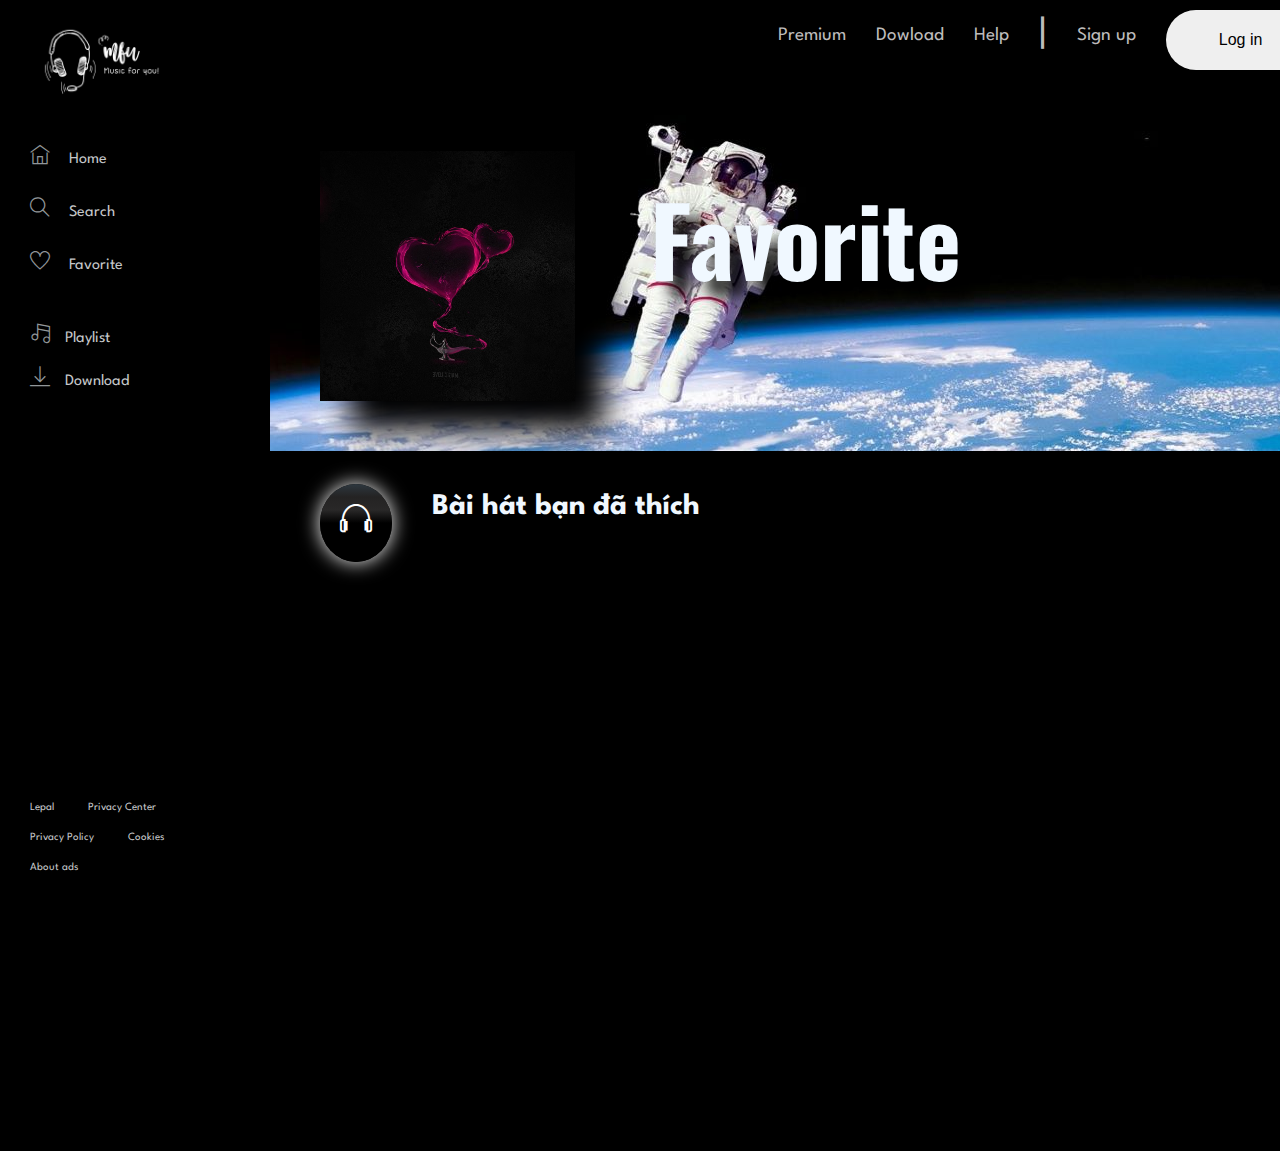
<file: list.html>
<!DOCTYPE html>
<html lang="en">

<head>
    <meta charset="UTF-8">
    <meta http-equiv="X-UA-Compatible" content="IE=edge">
    <meta name="viewport" content="width=device-width, initial-scale=1.0">
    <title>MP3 Player</title>
    <link rel="stylesheet" href="acsset/style.css">
    <link rel="stylesheet" href="acsset/singer.css">
    <link rel="stylesheet" href="acsset/lyrics.css">
    <link rel="stylesheet" href="acsset/reponsive.css">
    <script src="Javascript/struct.js"></script>
    <script src="Javascript/data.js"></script>
    <script src="Javascript/data-list.js"></script>
    <link rel="preconn ect" href="https://fonts.googleapis.com">
    <link rel="preconnect" href="http ://fonts.gstatic.com" crossorigin>
    <link href="https://fonts.googleapis.com/css2?family=Poppins:ital,wght@0,300;0,600;1,400&display=swap"
        rel="stylesheet">
    <link rel="stylesheet" href="acsset/themify-icons-font/themify-icons/themify-icons.css">
    <link rel="precon nect" href="https://fonts.googleapis.com">
    <link rel="preconnect" href="https://fonts.gstatic.com" crossorigin>
    <link href="https://fonts.googleapis.com/css2?family=Oswald:wght@300;400&display=swap" rel="stylesheet">
    <link rel="preconnect" href="https://fonts.googleapis.com">
    <link rel="preconnect" href="https://fonts.gstatic.com" crossorigin>
    <link href="https://fonts.googleapis.com/css2?family=Alkatra&family=League+Spartan&display=swap" rel="stylesheet">
</head>

<body>
    <header class="header">
        <a class="login" href="login.html"><button id="login">Log in</button></a>
        <div class="dropdown">
            <a id="user" class="user"><i class="ti-user"></i><span id="nameuser">Admin</span></a>
            <div class="dropdown-content">
                <button id="logout">Log out</button>
            </div>
        </div>
        <a class="signup" id="signup" href="signup.html">Sign up</a>
        <p>|</p>
        <a class="help" href="">Help</a>
        <a class="dowload" href="download.html">Dowload</a>
        <a class="premium" href="premium.html">Premium</a>

        <div class="dialog overlay" id="my-dialog">
            <a class="overlay-close"></a>
            <div class="dialog-body">
                <a class="dialog-close-btn" href="#">&times;</a>
                <a class="search-btn" href="#">&#9906;</a>
                <input id="search" type="text" placeholder=" What do you want to hear?">
            </div>
        </div>
        <div class="repon-header">
            <div class="repon-logo singer-reponlogo">
                <img src="acsset/img/Brown cute illustrated Podcast logo.png" alt="">
                <label for="nav-input"><i class="ti-menu"></i></label>
                <input type="checkbox" class="nav-input" id="nav-input">
                <label for="nav-input" class="repon-overlay"></label>
                <!-- <a class="repon-dialog-btn" href="#repon-my-dialog"><i class="ti-search" style="margin: 0;float: left; margin-right: 280px;margin-top: 13px;"></i></a> -->
                <div class="repon-dialog overlay" id="repon-my-dialog">
                    <a class="repon-overlay-close"></a>
                    <div class="repon-dialog-body">
                        <a class="repon-dialog-close-btn" href="#">&times;</a>
                        <input id="repon-search" type="text" placeholder=" What do you want to hear?">
                    </div>
                </div>
                <div class="repon-nav">
                    <nav class="navigation">
                        <label for="nav-input" class="repon-close">
                            <i class="ti-close"></i>
                        </label>

                        <ul id="ul-nav">
                            <li id="loginres"><a href="login.html">Log in</a></li>
                            <li id="signupres"><a href="signup.html">Sign up</a></li>
                            <li style="display: none;" id="userres"><a><i class="ti-user"></i><span id="mameuserres"
                                        style="margin: 0;padding: 0;">Admin</span></a></li><br>
                            <hr style="margin-top: 20px;">
                            <li style="cursor: pointer; display: none;" id="logout1">Log out</li>
                            <li><a href="">Help</a></li>
                            <li><a href="">Download</a></li>
                            <li><a href="">Premium</a></li>
                            <li><a href="">Privacy</a></li>
                            <li><a href="">Terms</a></li>
                        </ul>
                    </nav>
                </div>
            </div>
    </header>
    <aside class="sidebar">
        <div class="logo">
            <img src="acsset/img/Brown cute illustrated Podcast logo.png" alt=""><br>
            <div class="home">
                <a href="index.html"><i class="ti-home"></i> Home</a>
            </div>
            <div class="search">
                <a class="dialog-btn" href="#my-dialog"><i class="ti-search"></i> Search</a>
            </div>
            <div class="heart">
                <a href="list.html"><i class="ti-heart"></i> Favorite</a>
            </div>
            <div class="playlist">
                <a href="list-create.html"><i class="ti-music-alt"></i>Playlist</a>
            </div>
            <div class="app">
                <a href="download.html"><i class="ti-download"></i>Download</a>
            </div>
        </div>
        <div class="repon-logo">
            <a href="index.html"><i class="ti-home"></i></a>
            <a class="dialog-btn" href="#my-dialog"><i class="ti-search"></i> </a>
            <a href="list.html"><i class="ti-heart"></i> </a>
            <a href="list-create.html"><i class="ti-music-alt"></i></a>
            <a href=""><i class="ti-download"></i></a>
        </div>
        <div class="rules">
            <a href="">Lepal</a>
            <a href="">Privacy Center</a><br><br>
            <a href="">Privacy Policy</a>
            <a href="">Cookies</a><br><br>
            <a href="">About ads</a>
        </div>
    </aside>
    <main class="main">
        <!-- //////////////////////////////////////////////////////////////////////////////////////////////// V- POP -->
        <div id="pop-1">
            <div id="lyrics-banner" class="favorite-banner" style="background: url('acsset/img/favorite.jpg') ;">
                <div class="name-discs favorite-img">
                    <img class="song-img" src="acsset/img/heart.jpg" alt="">
                    <div class="music-name favorite-name">
                        <h1>Favorite</h1>
                    </div>
                </div>
            </div>
            <div class="listen-all list-listen">
                <button id="s0" class="hear"><i class="ti-headphone"></i></button>
                <h3 style="color: aliceblue;">Bài hát bạn đã thích</h3>
            </div>
            <div class="popular-music1" id="s1" style="margin-top: 50px;">
                <div class="song">
                    <i class="ti-music-alt ti-music-alt1"></i>
                    <img src="acsset/img/V-POP/chungtacuahientai.jpg" alt="">
                    <div class="name-song">
                        <p>Chúng ta của hiện tại</p>
                    </div>
                    <div class="view">
                        <p>235.078.320</p>
                    </div>
                    <div class="time-song">
                        <p>5:01</p>
                    </div>
                    <div class="like"><i class="ti-heart ti-heart1" id="ti-heart3" style="font-size: 120%;"></i></div>
                </div>
            </div>
        </div>
        <div class="popular-music1" id="s2">
            <div class="song">
                <i class="ti-music-alt ti-music-alt1"></i>
                <img src="acsset/img/V-POP/muonnoivoiem.jpg" alt="">
                <div class="name-song">
                    <p>Muốn nói với em</p>
                </div>
                <div class="view">
                    <p>125.078.320</p>
                </div>
                <div class="time-song">
                    <p>3:53</p>
                </div>
                <div class="like"><i class="ti-heart ti-heart1" id="ti-heart3" style="font-size: 120%;"></i></div>
            </div>
        </div>
        </div>
        <div class="popular-music1" id="s3">
            <div class="song">
                <i class="ti-music-alt ti-music-alt1"></i>
                <img src="acsset/img/V-POP/thangdien.jpg" alt="">
                <div class="name-song">
                    <p>Thằng điên</p>
                </div>
                <div class="view">
                    <p>266.078.320</p>
                </div>
                <div class="time-song">
                    <p>4:23</p>
                </div>
                <div class="like"><i class="ti-heart ti-heart1" id="ti-heart3" style="font-size: 120%;"></i></div>
            </div>
        </div>
        </div>
        <div class="popular-music1" id="s4">
            <div class="song">
                <i class="ti-music-alt ti-music-alt1"></i>
                <img src="acsset/img/V-POP/cochacyeuladay.jpg" alt="">
                <div class="name-song">
                    <p>Có chắc yêu là đây</p>
                </div>
                <div class="view">
                    <p>235.078.320</p>
                </div>
                <div class="time-song">
                    <p>3:22</p>
                </div>
                <div class="like"><i class="ti-heart ti-heart1" id="ti-heart3" style="font-size: 120%;"></i></div>
            </div>
        </div>
        </div>
        <div class="popular-music1" id="s5">
            <div class="song">
                <i class="ti-music-alt ti-music-alt1"></i>
                <img src="acsset/img/V-POP/3107.jpg" alt="">
                <div class="name-song">
                    <p>3107</p>
                </div>
                <div class="view">
                    <p>301.078.320</p>
                </div>
                <div class="time-song">
                    <p>4:05</p>
                </div>
                <div class="like"><i class="ti-heart ti-heart1" id="ti-heart3" style="font-size: 120%;"></i></div>
            </div>
        </div>
        </div>
        <div class="popular-music1" id="s6">
            <div class="song">
                <i class="ti-music-alt ti-music-alt1"></i>
                <img src="acsset/img/V-POP/bainaychillphet.jpg" alt="">
                <div class="name-song">
                    <p>Bài này chill phết</p>
                </div>
                <div class="view">
                    <p>235.078.320</p>
                </div>
                <div class="time-song">
                    <p>3:22</p>
                </div>
                <div class="like"><i class="ti-heart ti-heart1" id="ti-heart3" style="font-size: 120%;"></i></div>
            </div>
        </div>
        </div>
        <div class="popular-music1" id="s7">
            <div class="song">
                <i class="ti-music-alt ti-music-alt1"></i>
                <img src="acsset/img/V-POP/hoanokhongmau.jpg" alt="">
                <div class="name-song">
                    <p>Hoa nở không màu</p>
                </div>
                <div class="view">
                    <p>125.078.320</p>
                </div>
                <div class="time-song">
                    <p>3:53</p>
                </div>
                <div class="like"><i class="ti-heart ti-heart1" id="ti-heart3" style="font-size: 120%;"></i></div>
            </div>
        </div>
        </div>
        <div class="popular-music1" id="s8">
            <div class="song">
                <i class="ti-music-alt ti-music-alt1"></i>
                <img src="acsset/img/V-POP/honanh.jpg" alt="">
                <div class="name-song">
                    <p>Hôn anh</p>
                </div>
                <div class="view">
                    <p>125.078.320</p>
                </div>
                <div class="time-song">
                    <p>3:53</p>
                </div>
                <div class="like"><i class="ti-heart ti-heart1" id="ti-heart3" style="font-size: 120%;"></i></div>
            </div>
        </div>
        </div>
        <div class="popular-music1" id="s9">
            <div class="song">
                <i class="ti-music-alt ti-music-alt1"></i>
                <img src="acsset/img/V-POP/1-trieu-like.png" alt="">
                <div class="name-song">
                    <p>Một triệu like</p>
                </div>
                <div class="view">
                    <p>235.078.320</p>
                </div>
                <div class="time-song">
                    <p>3:22</p>
                </div>
                <div class="like"><i class="ti-heart ti-heart1" id="ti-heart3" style="font-size: 120%;"></i></div>
            </div>
        </div>
        </div>
        <div class="popular-music1" id="s10">
            <div class="song">
                <i class="ti-music-alt ti-music-alt1"></i>
                <img src="acsset/img/V-POP/yeu1nguoicole.jpg" alt="">
                <div class="name-song">
                    <p>Yêu một người có lẽ</p>
                </div>
                <div class="view">
                    <p>125.078.320</p>
                </div>
                <div class="time-song">
                    <p>3:53</p>
                </div>
                <div class="like"><i class="ti-heart ti-heart1" id="ti-heart3" style="font-size: 120%;"></i></div>
            </div>
        </div>
        </div>
        <div class="popular-music1" id="s11">
            <div class="song">
                <i class="ti-music-alt ti-music-alt1"></i>
                <img src="acsset/img/V-POP/anhnhaodauthe.jpg" alt="">
                <div class="name-song">
                    <p>Anh nhà ở đâu thế</p>
                </div>
                <div class="view">
                    <p>266.078.320</p>
                </div>
                <div class="time-song">
                    <p>4:23</p>
                </div>
                <div class="like"><i class="ti-heart ti-heart1" id="ti-heart3" style="font-size: 120%;"></i></div>
            </div>
        </div>
        </div>
        <div class="popular-music1" id="s12">
            <div class="song">
                <i class="ti-music-alt ti-music-alt1"></i>
                <img src="acsset/img/V-POP/muonruoutotinh.jpg" alt="">
                <div class="name-song">
                    <p>Mượn rượu tỏ tình</p>
                </div>
                <div class="view">
                    <p>301.078.320</p>
                </div>
                <div class="time-song">
                    <p>4:05</p>
                </div>
                <div class="like"><i class="ti-heart ti-heart1" id="ti-heart3" style="font-size: 120%;"></i></div>
            </div>
        </div>
        </div>
        <div class="popular-music1" id="s13">
            <div class="song">
                <i class="ti-music-alt ti-music-alt1"></i>
                <img src="acsset/img/V-POP/nguoiamphu.jpg" alt="">
                <div class="name-song">
                    <p>Người âm phủ</p>
                </div>
                <div class="view">
                    <p>235.078.320</p>
                </div>
                <div class="time-song">
                    <p>3:22</p>
                </div>
                <div class="like"><i class="ti-heart ti-heart1" id="ti-heart3" style="font-size: 120%;"></i></div>
            </div>
        </div>
        </div>
        <div class="popular-music1" id="s14">
            <div class="song">
                <i class="ti-music-alt ti-music-alt1"></i>
                <img src="acsset/img/V-POP/reallyloveu.jpg" alt="">
                <div class="name-song">
                    <p>Really Love You</p>
                </div>
                <div class="view">
                    <p>125.078.320</p>
                </div>
                <div class="time-song">
                    <p>3:53</p>
                </div>
                <div class="like"><i class="ti-heart ti-heart1" id="ti-heart3" style="font-size: 120%;"></i></div>
            </div>
        </div>
        </div>
        <div class="popular-music1" id="s15">
            <div class="song">
                <i class="ti-music-alt ti-music-alt1"></i>
                <img src="acsset/img/V-POP/yeu5.jpg" alt="">
                <div class="name-song">
                    <p>Yêu 5</p>
                </div>
                <div class="view">
                    <p>266.078.320</p>
                </div>
                <div class="time-song">
                    <p>4:23</p>
                </div>
                <div class="like"><i class="ti-heart ti-heart1" id="ti-heart3" style="font-size: 120%;"></i></div>
            </div>
        </div>
        </div>
        <div class="popular-music1" id="s16">
            <div class="song">
                <i class="ti-music-alt ti-music-alt1"></i>
                <img src="acsset/img/V-POP/tamsutuoi30.jpg" alt="">
                <div class="name-song">
                    <p>Tâm sự tuổi 30</p>
                </div>
                <div class="view">
                    <p>301.078.320</p>
                </div>
                <div class="time-song">
                    <p>4:05</p>
                </div>
                <div class="like"><i class="ti-heart ti-heart1" id="ti-heart3" style="font-size: 120%;"></i></div>
            </div>
        </div>
        </div>
        <div class="popular-music1" id="s41">
            <div class="song">
                <i class="ti-music-alt ti-music-alt1"></i>
                <img src="acsset/img/V-POP/chungtakhongthuocvenhau.jpg" alt="">
                <div class="name-song">
                    <p>Chúng ta không thuộc về nhau</p>
                </div>
                <div class="view">
                    <p>125.078.320</p>
                </div>
                <div class="time-song">
                    <p>3:53</p>
                </div>
                <div class="like"><i class="ti-heart ti-heart1" id="ti-heart3" style="font-size: 120%;"></i></div>
            </div>
        </div>
        </div>
        <div class="popular-music1" id="s42">
            <div class="song">
                <i class="ti-music-alt ti-music-alt1"></i>
                <img src="acsset/img/V-POP/khongphaidangvuadau.jpg" alt="">
                <div class="name-song">
                    <p>Không phải dạng vừa đâu</p>
                </div>
                <div class="view">
                    <p>266.078.320</p>
                </div>
                <div class="time-song">
                    <p>4:23</p>
                </div>
                <div class="like"><i class="ti-heart ti-heart1" id="ti-heart3" style="font-size: 120%;"></i></div>
            </div>
        </div>
        </div>
        <div class="popular-music1" id="s43">
            <div class="song">
                <i class="ti-music-alt ti-music-alt1"></i>
                <img src="acsset/img/V-POP/haytraochoanh.jpg" alt="">
                <div class="name-song">
                    <p>Hãy trao cho anh</p>
                </div>
                <div class="view">
                    <p>301.078.320</p>
                </div>
                <div class="time-song">
                    <p>4:05</p>
                </div>
                <div class="like"><i class="ti-heart ti-heart1" id="ti-heart3" style="font-size: 120%;"></i></div>
            </div>
        </div>
        </div>
        <div class="popular-music1" id="s17">
            <div class="song">
                <i class="ti-music-alt ti-music-alt1"></i>
                <img src="acsset/img/US-UK/wedonttalkanymore.jpg" alt="">
                <div class="name-song">
                    <p>We don't talk any more</p>
                </div>
                <div class="view">
                    <p>235.078.320</p>
                </div>
                <div class="time-song">
                    <p>3:22</p>
                </div>
                <div class="like"><i class="ti-heart ti-heart1" id="ti-heart3" style="font-size: 120%;"></i></div>
            </div>
        </div>
        </div>
        <div class="popular-music1" id="s19">
            <div class="song">
                <i class="ti-music-alt ti-music-alt1"></i>
                <img src="acsset/img/US-UK/blankspace.jpg" alt="">
                <div class="name-song">
                    <p>Blank Space</p>
                </div>
                <div class="view">
                    <p>125.078.320</p>
                </div>
                <div class="time-song">
                    <p>3:53</p>
                </div>
                <div class="like"><i class="ti-heart ti-heart1" id="ti-heart3" style="font-size: 120%;"></i></div>
            </div>
        </div>
        </div>
        <div class="popular-music1" id="s18">
            <div class="song">
                <i class="ti-music-alt ti-music-alt1"></i>
                <img src="acsset/img/US-UK/sugar.jpg" alt="">
                <div class="name-song">
                    <p>Sugar</p>
                </div>
                <div class="view">
                    <p>235.078.320</p>
                </div>
                <div class="time-song">
                    <p>3:22</p>
                </div>
                <div class="like"><i class="ti-heart ti-heart1" id="ti-heart3" style="font-size: 120%;"></i></div>
            </div>
        </div>
        </div>
        <div class="popular-music1" id="s20">
            <div class="song">
                <i class="ti-music-alt ti-music-alt1"></i>
                <img src="acsset/img/US-UK/uptownfunk.jpg" alt="">
                <div class="name-song">
                    <p>Uptown Funk</p>
                </div>
                <div class="view">
                    <p>125.078.320</p>
                </div>
                <div class="time-song">
                    <p>3:53</p>
                </div>
                <div class="like"><i class="ti-heart ti-heart1" id="ti-heart3" style="font-size: 120%;"></i></div>
            </div>
        </div>
        </div>
        <div class="popular-music1" id="s21">
            <div class="song">
                <i class="ti-music-alt ti-music-alt1"></i>
                <img src="acsset/img/US-UK/lethergo.jpg" alt="">
                <div class="name-song">
                    <p>Let her go</p>
                </div>
                <div class="view">
                    <p>266.078.320</p>
                </div>
                <div class="time-song">
                    <p>4:23</p>
                </div>
                <div class="like"><i class="ti-heart ti-heart1" id="ti-heart3" style="font-size: 120%;"></i></div>
            </div>
        </div>
        </div>
        <div class="popular-music1" id="s22">
            <div class="song">
                <i class="ti-music-alt ti-music-alt1"></i>
                <img src="acsset/img/US-UK/havana.jpg" alt="">
                <div class="name-song">
                    <p>Havana</p>
                </div>
                <div class="view">
                    <p>301.078.320</p>
                </div>
                <div class="time-song">
                    <p>4:05</p>
                </div>
                <div class="like"><i class="ti-heart ti-heart1" id="ti-heart3" style="font-size: 120%;"></i></div>
            </div>
        </div>
        </div>
        <div class="popular-music1" id="s23">
            <div class="song">
                <i class="ti-music-alt ti-music-alt1"></i>
                <img src="acsset/img/US-UK/baby.jpg" alt="">
                <div class="name-song">
                    <p>Baby</p>
                </div>
                <div class="view">
                    <p>235.078.320</p>
                </div>
                <div class="time-song">
                    <p>3:22</p>
                </div>
                <div class="like"><i class="ti-heart ti-heart1" id="ti-heart3" style="font-size: 120%;"></i></div>
            </div>
        </div>
        </div>
        <div class="popular-music1" id="s24">
            <div class="song">
                <i class="ti-music-alt ti-music-alt1"></i>
                <img src="acsset/img/US-UK/fade.jpg" alt="">
                <div class="name-song">
                    <p>Faded</p>
                </div>
                <div class="view">
                    <p>125.078.320</p>
                </div>
                <div class="time-song">
                    <p>3:53</p>
                </div>
                <div class="like"><i class="ti-heart ti-heart1" id="ti-heart3" style="font-size: 120%;"></i></div>
            </div>
        </div>
        </div>
        <div class="popular-music1" id="s25">
            <div class="song">
                <i class="ti-music-alt ti-music-alt1"></i>
                <img src="acsset/img/US-UK/waitingforlove.jpg" alt="">
                <div class="name-song">
                    <p>Waitng for Love</p>
                </div>
                <div class="view">
                    <p>266.078.320</p>
                </div>
                <div class="time-song">
                    <p>4:23</p>
                </div>
                <div class="like"><i class="ti-heart ti-heart1" id="ti-heart3" style="font-size: 120%;"></i></div>
            </div>
        </div>
        </div>
        <div class="popular-music1" id="s26">
            <div class="song">
                <i class="ti-music-alt ti-music-alt1"></i>
                <img src="acsset/img/US-UK/atmyworst.jpg" alt="">
                <div class="name-song">
                    <p>At my Worst</p>
                </div>
                <div class="view">
                    <p>301.078.320</p>
                </div>
                <div class="time-song">
                    <p>4:05</p>
                </div>
                <div class="like"><i class="ti-heart ti-heart1" id="ti-heart3" style="font-size: 120%;"></i></div>
            </div>
        </div>
        </div>
        <div class="popular-music1" id="s27">
            <div class="song">
                <i class="ti-music-alt ti-music-alt1"></i>
                <img src="acsset/img/US-UK/girllikeyou.jpg" alt="">
                <div class="name-song">
                    <p>Girl Like You</p>
                </div>
                <div class="view">
                    <p>235.078.320</p>
                </div>
                <div class="time-song">
                    <p>3:22</p>
                </div>
                <div class="like"><i class="ti-heart ti-heart1" id="ti-heart3" style="font-size: 120%;"></i></div>
            </div>
        </div>
        </div>
        <div class="popular-music1" id="s28">
            <div class="song">
                <i class="ti-music-alt ti-music-alt1"></i>
                <img src="acsset/img/US-UK/closer.jpg" alt="">
                <div class="name-song">
                    <p>Closer</p>
                </div>
                <div class="view">
                    <p>125.078.320</p>
                </div>
                <div class="time-song">
                    <p>3:53</p>
                </div>
                <div class="like"><i class="ti-heart ti-heart1" id="ti-heart3" style="font-size: 120%;"></i></div>
            </div>
        </div>
        </div>
        <div class="popular-music1" id="s29">
            <div class="song">
                <i class="ti-music-alt ti-music-alt1"></i>
                <img src="acsset/img/US-UK/thatgirl.jpg" alt="">
                <div class="name-song">
                    <p>That girl</p>
                </div>
                <div class="view">
                    <p>266.078.320</p>
                </div>
                <div class="time-song">
                    <p>4:23</p>
                </div>
                <div class="like"><i class="ti-heart ti-heart1" id="ti-heart3" style="font-size: 120%;"></i></div>
            </div>
        </div>
        </div>
        <div class="popular-music1" id="s30">
            <div class="song">
                <i class="ti-music-alt ti-music-alt1"></i>
                <img src="acsset/img/US-UK/shapeofu.jpg" alt="">
                <div class="name-song">
                    <p>Shape of you</p>
                </div>
                <div class="view">
                    <p>301.078.320</p>
                </div>
                <div class="time-song">
                    <p>4:05</p>
                </div>
                <div class="like"><i class="ti-heart ti-heart1" id="ti-heart3" style="font-size: 120%;"></i></div>
            </div>
        </div>
        </div>
        <div class="popular-music1" id="s31">
            <div class="song">
                <i class="ti-music-alt ti-music-alt1"></i>
                <img src="acsset/img/US-UK/seeyouagain.jpg" alt="">
                <div class="name-song">
                    <p>See you again</p>
                </div>
                <div class="view">
                    <p>235.078.320</p>
                </div>
                <div class="time-song">
                    <p>3:22</p>
                </div>
                <div class="like"><i class="ti-heart ti-heart1" id="ti-heart3" style="font-size: 120%;"></i></div>
            </div>
        </div>
        </div>
        <div class="popular-music1" id="s32">
            <div class="song">
                <i class="ti-music-alt ti-music-alt1"></i>
                <img src="acsset/img/US-UK/ocean.jpg" alt="">
                <div class="name-song">
                    <p>Ocean</p>
                </div>
                <div class="view">
                    <p>125.078.320</p>
                </div>
                <div class="time-song">
                    <p>3:53</p>
                </div>
                <div class="like"><i class="ti-heart ti-heart1" id="ti-heart3" style="font-size: 120%;"></i></div>
            </div>
        </div>
        </div>
        <div class="popular-music1" id="s33">
            <div class="song">
                <i class="ti-music-alt ti-music-alt1"></i>
                <img src="acsset/img/K - Pop & J - Pop/Flowers.png" alt="">
                <div class="name-song">
                    <p>Flowers</p>
                </div>
                <div class="view">
                    <p>266.078.320</p>
                </div>
                <div class="time-song">
                    <p>4:23</p>
                </div>
                <div class="like"><i class="ti-heart ti-heart1" id="ti-heart3" style="font-size: 120%;"></i></div>
            </div>
        </div>
        </div>
        <div class="popular-music1" id="s34">
            <div class="song">
                <i class="ti-music-alt ti-music-alt1"></i>
                <img src="acsset/img/K - Pop & J - Pop/shutdown.jpg" alt="">
                <div class="name-song">
                    <p>Shut down</p>
                </div>
                <div class="view">
                    <p>301.078.320</p>
                </div>
                <div class="time-song">
                    <p>4:05</p>
                </div>
                <div class="like"><i class="ti-heart ti-heart1" id="ti-heart3" style="font-size: 120%;"></i></div>
            </div>
        </div>
        </div>
        <div class="popular-music1" id="s35">
            <div class="song">
                <i class="ti-music-alt ti-music-alt1"></i>
                <img src="acsset/img/K - Pop & J - Pop/dynamite.jpg" alt="">
                <div class="name-song">
                    <p>Dynamite</p>
                </div>
                <div class="view">
                    <p>235.078.320</p>
                </div>
                <div class="time-song">
                    <p>3:22</p>
                </div>
                <div class="like"><i class="ti-heart ti-heart1" id="ti-heart3" style="font-size: 120%;"></i></div>
            </div>
        </div>
        </div>
        <div class="popular-music1" id="s36">
            <div class="song">
                <i class="ti-music-alt ti-music-alt1"></i>
                <img src="acsset/img/K - Pop & J - Pop/tabun.jpg" alt="">
                <div class="name-song">
                    <p>Tabun</p>
                </div>
                <div class="view">
                    <p>125.078.320</p>
                </div>
                <div class="time-song">
                    <p>3:53</p>
                </div>
                <div class="like"><i class="ti-heart ti-heart1" id="ti-heart3" style="font-size: 120%;"></i></div>
            </div>
        </div>
        </div>
        <div class="popular-music1" id="s37">
            <div class="song">
                <i class="ti-music-alt ti-music-alt1"></i>
                <img src="acsset/img/K - Pop & J - Pop/lemon.jpg" alt="">
                <div class="name-song">
                    <p>Lemon</p>
                </div>
                <div class="view">
                    <p>266.078.320</p>
                </div>
                <div class="time-song">
                    <p>4:23</p>
                </div>
                <div class="like"><i class="ti-heart ti-heart1" id="ti-heart3" style="font-size: 120%;"></i></div>
            </div>
        </div>
        </div>
        <div class="popular-music1" id="s38">
            <div class="song">
                <i class="ti-music-alt ti-music-alt1"></i>
                <img src="acsset/img/K - Pop & J - Pop/gangnamstyle.jpg" alt="">
                <div class="name-song">
                    <p>Gangnam style</p>
                </div>
                <div class="view">
                    <p>301.078.320</p>
                </div>
                <div class="time-song">
                    <p>4:05</p>
                </div>
                <div class="like"><i class="ti-heart ti-heart1" id="ti-heart3" style="font-size: 120%;"></i></div>
            </div>
        </div>
        </div>
        <div class="popular-music1" id="s39">
            <div class="song">
                <i class="ti-music-alt ti-music-alt1"></i>
                <img src="acsset/img/K - Pop & J - Pop/sakura anata deaete yokatta.jpg" alt="">
                <div class="name-song">
                    <p>Sakura anata deaete yokatta</p>
                </div>
                <div class="view">
                    <p>235.078.320</p>
                </div>
                <div class="time-song">
                    <p>3:22</p>
                </div>
                <div class="like"><i class="ti-heart ti-heart1" id="ti-heart3" style="font-size: 120%;"></i></div>
            </div>
        </div>
        </div>
        <div class="popular-music1" id="s40">
            <div class="song">
                <i class="ti-music-alt ti-music-alt1"></i>
                <img src="acsset/img/K - Pop & J - Pop/shinunoga.jpg" alt="">
                <div class="name-song">
                    <p>Shinunoga E-Wa</p>
                </div>
                <div class="view">
                    <p>125.078.320</p>
                </div>
                <div class="time-song">
                    <p>3:53</p>
                </div>
                <div class="like"><i class="ti-heart ti-heart1" id="ti-heart3" style="font-size: 120%;"></i></div>
            </div>
        </div>
        <div class="popular-music1" id="s44">
            <div class="song">
                <i class="ti-music-alt ti-music-alt1"></i>
                <img src="acsset/img/New realese/makingmyway.png" alt="">
                <div class="name-song">
                    <p>Making My Way</p>
                </div>
                <div class="view">
                    <p>18.763.002</p>
                </div>
                <div class="time-song">
                    <p>3:25</p>
                </div>
                <div class="like"><i class="ti-heart ti-heart1" id="ti-heart3" style="font-size: 120%;"></i></div>
            </div>
        </div>
        <div class="popular-music1" id="s45">
            <div class="song">
                <i class="ti-music-alt ti-music-alt1"></i>
                <img src="acsset/img/New realese/motngaychangnang.png" alt="">
                <div class="name-song">
                    <p>Một Ngày Chẳng Nắng</p>
                </div>
                <div class="view">
                    <p>10.000.000</p>
                </div>
                <div class="time-song">
                    <p>5:50</p>
                </div>
                <div class="like"><i class="ti-heart ti-heart1" id="ti-heart3" style="font-size: 120%;"></i></div>
            </div>
        </div>
        <div class="popular-music1" id="s46">
            <div class="song">
                <i class="ti-music-alt ti-music-alt1"></i>
                <img src="acsset/img/New realese/nauanchoem.png" alt="">
                <div class="name-song">
                    <p>Nấu ăn cho em</p>
                </div>
                <div class="view">
                    <p>125.078.320</p>
                </div>
                <div class="time-song">
                    <p>3:53</p>
                </div>
                <div class="like"><i class="ti-heart ti-heart1" id="ti-heart3" style="font-size: 120%;"></i></div>
            </div>
        </div>

        <div class="popular-music1" id="s47">
            <div class="song">
                <i class="ti-music-alt ti-music-alt1"></i>
                <img src="acsset/img/New realese/vutrucoanh.png" alt="">
                <div class="name-song">
                    <p>Vũ trụ có anh</p>
                </div>
                <div class="view">
                    <p>50.982.390</p>
                </div>
                <div class="time-song">
                    <p>4:12</p>
                </div>
                <div class="like"><i class="ti-heart ti-heart1" id="ti-heart3" style="font-size: 120%;"></i></div>
            </div>
        </div>

        <div class="popular-music1" id="s48">
            <div class="song">
                <i class="ti-music-alt ti-music-alt1"></i>
                <img src="acsset/img/New realese/fallinlovealone.png" alt="">
                <div class="name-song">
                    <p>Fall in love Alone</p>
                </div>
                <div class="view">
                    <p>207.384.710</p>
                </div>
                <div class="time-song">
                    <p>4:49</p>
                </div>
                <div class="like"><i class="ti-heart ti-heart1" id="ti-heart3" style="font-size: 120%;"></i></div>
            </div>
        </div>

        <div class="popular-music1" id="s49">
            <div class="song">
                <i class="ti-music-alt ti-music-alt1"></i>
                <img src="acsset/img/New realese/chamganthemthuong.png" alt="">
                <div class="name-song">
                    <p>Chạm gần thêm thương</p>
                </div>
                <div class="view">
                    <p>18.763.002</p>
                </div>
                <div class="time-song">
                    <p>3:25</p>
                </div>
                <div class="like"><i class="ti-heart ti-heart1" id="ti-heart3" style="font-size: 120%;"></i></div>
            </div>
        </div>
        <div class="popular-music1" id="s50">
            <div class="song">
                <i class="ti-music-alt ti-music-alt1"></i>
                <img src="acsset/img/New realese/herewithme.png" alt="">
                <div class="name-song">
                    <p>Herw with me</p>
                </div>
                <div class="view">
                    <p>125.078.320</p>
                </div>
                <div class="time-song">
                    <p>3:53</p>
                </div>
                <div class="like"><i class="ti-heart ti-heart1" id="ti-heart3" style="font-size: 120%;"></i></div>
            </div>
        </div>

        <div class="popular-music1" id="s51">
            <div class="song">
                <i class="ti-music-alt ti-music-alt1"></i>
                <img src="acsset/img/New realese/overdose.png" alt="">
                <div class="name-song">
                    <p>Overdose</p>
                </div>
                <div class="view">
                    <p>50.982.390</p>
                </div>
                <div class="time-song">
                    <p>4:12</p>
                </div>
                <div class="like"><i class="ti-heart ti-heart1" id="ti-heart3" style="font-size: 120%;"></i></div>
            </div>
        </div>

        <div class="popular-music1" id="s52">
            <div class="song">
                <i class="ti-music-alt ti-music-alt1"></i>
                <img src="acsset/img/Speedup/attention.png" alt="">
                <div class="name-song">
                    <p>Attention(SpeedUp)</p>
                </div>
                <div class="view">
                    <p>207.384.710</p>
                </div>
                <div class="time-song">
                    <p>4:49</p>
                </div>
                <div class="like"><i class="ti-heart ti-heart1" id="ti-heart3" style="font-size: 120%;"></i></div>
            </div>
        </div>

        <div class="popular-music1" id="s53">
            <div class="song">
                <i class="ti-music-alt ti-music-alt1"></i>
                <img src="acsset/img/Speedup/colide.png" alt="">
                <div class="name-song">
                    <p>Collide(SpeedUp)</p>
                </div>
                <div class="view">
                    <p>18.763.002</p>
                </div>
                <div class="time-song">
                    <p>3:25</p>
                </div>
                <div class="like"><i class="ti-heart ti-heart1" id="ti-heart3" style="font-size: 120%;"></i></div>
            </div>
        </div>
        <div class="popular-music1" id="s54">
            <div class="song">
                <i class="ti-music-alt ti-music-alt1"></i>
                <img src="acsset/img/Speedup/Shakeitoff.png" alt="">
                <div class="name-song">
                    <p>Shake it off(SpeedUp)</p>
                </div>
                <div class="view">
                    <p>12.345.678</p>
                </div>
                <div class="time-song">
                    <p>4:02</p>
                </div>
                <div class="like"><i class="ti-heart ti-heart1" id="ti-heart3" style="font-size: 120%;"></i></div>
            </div>
        </div>
        <div class="popular-music1" id="s55">
            <div class="song">
                <i class="ti-music-alt ti-music-alt1"></i>
                <img src="acsset/img/Speedup/giveittome.png" alt="">
                <div class="name-song">
                    <p>Give it to me</p>
                </div>
                <div class="view">
                    <p>9.876.543</p>
                </div>
                <div class="time-song">
                    <p>3:49</p>
                </div>
                <div class="like"><i class="ti-heart ti-heart1" id="ti-heart3" style="font-size: 120%;"></i></div>
            </div>
        </div>
        <div class="popular-music1" id="s56">
            <div class="song">
                <i class="ti-music-alt ti-music-alt1"></i>
                <img src="acsset/img/Speedup/callmemaybe.png" alt="">
                <div class="name-song">
                    <p>Call me maybe</p>
                </div>
                <div class="view">
                    <p>15.432.109</p>
                </div>
                <div class="time-song">
                    <p>3:20</p>
                </div>
                <div class="like"><i class="ti-heart ti-heart1" id="ti-heart3" style="font-size: 120%;"></i></div>
            </div>
        </div>
        <div class="popular-music1" id="s57">
            <div class="song">
                <i class="ti-music-alt ti-music-alt1"></i>
                <img src="acsset/img/Speedup/caphe.png" alt="">
                <div class="name-song">
                    <p>Cà phê(SpeedUp)</p>
                </div>
                <div class="view">
                    <p>7.654.321</p>
                </div>
                <div class="time-song">
                    <p>4:32</p>
                </div>
                <div class="like"><i class="ti-heart ti-heart1" id="ti-heart3" style="font-size: 120%;"></i></div>
            </div>
        </div>
        <div class="popular-music1" id="s58">
            <div class="song">
                <i class="ti-music-alt ti-music-alt1"></i>
                <img src="acsset/img/Speedup/baby.png" alt="">
                <div class="name-song">
                    <p>Baby(SpeedUp)</p>
                </div>
                <div class="view">
                    <p>5.678.912</p>
                </div>
                <div class="time-song">
                    <p>3:55</p>
                </div>
                <div class="like"><i class="ti-heart ti-heart1" id="ti-heart3" style="font-size: 120%;"></i></div>
            </div>
        </div>
        <div class="popular-music1" id="s59">
            <div class="song">
                <i class="ti-music-alt ti-music-alt1"></i>
                <img src="acsset/img/Speedup/happier.png" alt="">
                <div class="name-song">
                    <p>Happier</p>
                </div>
                <div class="view">
                    <p>20.202.020</p>
                </div>
                <div class="time-song">
                    <p>3:34</p>
                </div>
                <div class="like"><i class="ti-heart ti-heart1" id="ti-heart3" style="font-size: 120%;"></i></div>
            </div>
        </div>
        <div class="popular-music1" id="s60">
            <div class="song">
                <i class="ti-music-alt ti-music-alt1"></i>
                <img src="acsset/img/Speedup/cupid.png" alt="">
                <div class="name-song">
                    <p>Cupid(SpeedUp)</p>
                </div>
                <div class="view">
                    <p>3.456.789</p>
                </div>
                <div class="time-song">
                    <p>3:12</p>
                </div>
                <div class="like"><i class="ti-heart ti-heart1" id="ti-heart3" style="font-size: 120%;"></i></div>
            </div>
        </div>
        <div class="popular-music1" id="s61">
            <div class="song">
                <i class="ti-music-alt ti-music-alt1"></i>
                <img src="acsset/img/Speedup/pano.png" alt="">
                <div class="name-song">
                    <p>Pano(Speedup)</p>
                </div>
                <div class="view">
                    <p>2.345.678</p>
                </div>
                <div class="time-song">
                    <p>4:10</p>
                </div>
                <div class="like"><i class="ti-heart ti-heart1" id="ti-heart3" style="font-size: 120%;"></i></div>
            </div>
        </div>
        <div class="popular-music1" id="s62">
            <div class="song">
                <i class="ti-music-alt ti-music-alt1"></i>
                <img src="acsset/img/Speedup/howlong.png" alt="">
                <div class="name-song">
                    <p>How long(SpeedUp)</p>
                </div>
                <div class="view">
                    <p>6.543.210</p>
                </div>
                <div class="time-song">
                    <p>3:16</p>
                </div>
                <div class="like"><i class="ti-heart ti-heart1" id="ti-heart3" style="font-size: 120%;"></i></div>
            </div>
        </div>
        <div class="popular-music1" id="s63">
            <div class="song">
                <i class="ti-music-alt ti-music-alt1"></i>
                <img src="acsset/img/Speedup/seetinh.png" alt="">
                <div class="name-song">
                    <p>See tình(SpeedUp)</p>
                </div>
                <div class="view">
                    <p>4.567.890</p>
                </div>
                <div class="time-song">
                    <p>3:09</p>
                </div>
                <div class="like"><i class="ti-heart ti-heart1" id="ti-heart3" style="font-size: 120%;"></i></div>
            </div>
        </div>
        <div class="popular-music1" id="s64">
            <div class="song">
                <i class="ti-music-alt ti-music-alt1"></i>
                <img src="acsset/img/Speedup/undertheinfluence.png" alt="">
                <div class="name-song">
                    <p>Under Thein Fluence</p>
                </div>
                <div class="view">
                    <p>8.765.432</p>
                </div>
                <div class="time-song">
                    <p>3:52</p>
                </div>
                <div class="like"><i class="ti-heart ti-heart1" id="ti-heart3" style="font-size: 120%;"></i></div>
            </div>
        </div>
        <div class="popular-music1" id="s65">
            <div class="song">
                <i class="ti-music-alt ti-music-alt1"></i>
                <img src="acsset/img/Speedup/levitating.png" alt="">
                <div class="name-song">
                    <p>Levitating</p>
                </div>
                <div class="view">
                    <p>23.456.789</p>
                </div>
                <div class="time-song">
                    <p>3:23</p>
                </div>
                <div class="like"><i class="ti-heart ti-heart1" id="ti-heart3" style="font-size: 120%;"></i></div>
            </div>
        </div>
        <div class="popular-music1" id="s66">
            <div class="song">
                <i class="ti-music-alt ti-music-alt1"></i>
                <img src="acsset/img/Speedup/thatwasilike.png" alt="">
                <div class="name-song">
                    <p>That was I like</p>
                </div>
                <div class="view">
                    <p>10.101.010</p>
                </div>
                <div class="time-song">
                    <p>3:17</p>
                </div>
                <div class="like"><i class="ti-heart ti-heart1" id="ti-heart3" style="font-size: 120%;"></i></div>
            </div>
        </div>
        <div class="popular-music1" id="s67">
            <div class="song">
                <i class="ti-music-alt ti-music-alt1"></i>
                <img src="acsset/img/Speedup/again.png" alt="">
                <div class="name-song">
                    <p>Again</p>
                </div>
                <div class="view">
                    <p>7.557.123</p>
                </div>
                <div class="time-song">
                    <p>3:46</p>
                </div>
                <div class="like"><i class="ti-heart ti-heart1" id="ti-heart3" style="font-size: 120%;"></i></div>
            </div>
        </div>

        <div class="popular-music1" id="s68">
            <div class="song">
                <i class="ti-music-alt ti-music-alt1"></i>
                <img src="acsset/img/C-Pop/caithuoc.png" alt="">
                <div class="name-song">
                    <p>Cai thuốc</p>
                </div>
                <div class="view">
                    <p>3.674.912</p>
                </div>
                <div class="time-song">
                    <p>4:14</p>
                </div>
                <div class="like"><i class="ti-heart ti-heart1" id="ti-heart3" style="font-size: 120%;"></i></div>
            </div>
        </div>

        <div class="popular-music1" id="s69">
            <div class="song">
                <i class="ti-music-alt ti-music-alt1"></i>
                <img src="acsset/img/C-Pop/batvanbietly.png" alt="">
                <div class="name-song">
                    <p>Bất vấn biệt ly</p>
                </div>
                <div class="view">
                    <p>8.221.543</p>
                </div>
                <div class="time-song">
                    <p>5:08</p>
                </div>
                <div class="like"><i class="ti-heart ti-heart1" id="ti-heart3" style="font-size: 120%;"></i></div>
            </div>
        </div>

        <div class="popular-music1" id="s70">
            <div class="song">
                <i class="ti-music-alt ti-music-alt1"></i>
                <img src="acsset/img/C-Pop/datu.png" alt="">
                <div class="name-song">
                    <p>Dã Tử</p>
                </div>
                <div class="view">
                    <p>6.123.456</p>
                </div>
                <div class="time-song">
                    <p>4:22</p>
                </div>
                <div class="like"><i class="ti-heart ti-heart1" id="ti-heart3" style="font-size: 120%;"></i></div>
            </div>
        </div>

        <div class="popular-music1" id="s71">
            <div class="song">
                <i class="ti-music-alt ti-music-alt1"></i>
                <img src="acsset/img/C-Pop/doituu.png" alt="">
                <div class="name-song">
                    <p>Đối Tửu</p>
                </div>
                <div class="view">
                    <p>2.345.987</p>
                </div>
                <div class="time-song">
                    <p>3:58</p>
                </div>
                <div class="like"><i class="ti-heart ti-heart1" id="ti-heart3" style="font-size: 120%;"></i></div>
            </div>
        </div>
        <div class="popular-music1" id="s72">
            <div class="song">
                <i class="ti-music-alt ti-music-alt1"></i>
                <img src="acsset/img/C-Pop/ga.png" alt="">
                <div class="name-song">
                    <p>Gả</p>
                </div>
                <div class="view">
                    <p>1.234.567</p>
                </div>
                <div class="time-song">
                    <p>4:12</p>
                </div>
                <div class="like"><i class="ti-heart ti-heart1" id="ti-heart3" style="font-size: 120%;"></i></div>
            </div>
        </div>

        <div class="popular-music1" id="s73">
            <div class="song">
                <i class="ti-music-alt ti-music-alt1"></i>
                <img src="acsset/img/C-Pop/hason.png" alt="">
                <div class="name-song">
                    <p>Hạ Sơn</p>
                </div>
                <div class="view">
                    <p>3.456.789</p>
                </div>
                <div class="time-song">
                    <p>5:24</p>
                </div>
                <div class="like"><i class="ti-heart ti-heart1" id="ti-heart3" style="font-size: 120%;"></i></div>
            </div>
        </div>

        <div class="popular-music1" id="s74">
            <div class="song">
                <i class="ti-music-alt ti-music-alt1"></i>
                <img src="acsset/img/C-Pop/thanhtru.png" alt="">
                <div class="name-song">
                    <p>Thanh Trừ</p>
                </div>
                <div class="view">
                    <p>2.345.678</p>
                </div>
                <div class="time-song">
                    <p>4:56</p>
                </div>
                <div class="like"><i class="ti-heart ti-heart1" id="ti-heart3" style="font-size: 120%;"></i></div>
            </div>
        </div>

        <div class="popular-music1" id="s75">
            <div class="song">
                <i class="ti-music-alt ti-music-alt1"></i>
                <img src="acsset/img/C-Pop/giaycaogotmaudo.png" alt="">
                <div class="name-song">
                    <p>Giày Cao Gót Màu Đỏ</p>
                </div>
                <div class="view">
                    <p>5.678.901</p>
                </div>
                <div class="time-song">
                    <p>3:37</p>
                </div>
                <div class="like"><i class="ti-heart ti-heart1" id="ti-heart3" style="font-size: 120%;"></i></div>
            </div>
        </div>
        </div>
    </main>
    <footer>
        <div class="music-player">
            <div id="player">
                <div id="mp3-layer">
                    <img class="musicwave" src="acsset/img/Musicwave.gif" alt="">
                    <img src="acsset/img/V-POP/chungtacuahientai.jpg" alt="" class="anh-tieu-de" id="anh-tieu-de">
                    <h3 class="tieu-de" id="tieude">Chúng ta của hiện tại</h2>
                        <p id="tacgia">Sơn Tùng MTP</p>
                </div>
                <div id="mp3-layer1">
                    <div id="mp3-layer1-2">
                        <button id="previous"><i class="ti-control-skip-backward"></i></button>
                        <button id="backward-btn"><i class="ti-control-backward"></i></button>
                        <button id="play-button"><i id="play-pause-img" class="ti-control-pause"></i></button>
                        <button id="foward-btn"><i class="ti-control-forward"></i></button>
                        <button id="next"><i class="ti-control-skip-forward"></i></button>
                        <i class="ti-heart repon-heart" id="ti-heart" style="font-size: 100%; margin-right: 40px;"></i>
                    </div>
                    <div id="mp3-layer1-3">
                        <div id="progress-bar-container">
                            <div id="progress-bar">
                                <div></div><span id="time-display"></span>
                            </div>
                        </div>
                    </div>
                </div>
                <div id="mp3-layer2">
                    <i class="ti-heart" id="ti-heart1"></i>
                    <label for="speed-input" style="color: white;">Tốc độ:</label>
                    <select name="speed-input" id="speed-input" placeholder="speed">
                        <option value="1">1</option>
                        <option value="0.5">0,5</option>
                        <option value="0.75">0,75</option>
                        <option value="1.25">1,25</option>
                        <option value="1.5">1,5</option>
                        <option value="2">2</option>
                    </select>
                    <br>
                    <label id="" for="volume-slider" style="color: white;"><i class="ti-volume"></i> </label>
                    <input type="range" id="volume-slider" min="0" max="1" step="0.01" value="1">
                </div>
            </div>
        </div>
        </div>
    </footer>
</body>

</html>
</file>
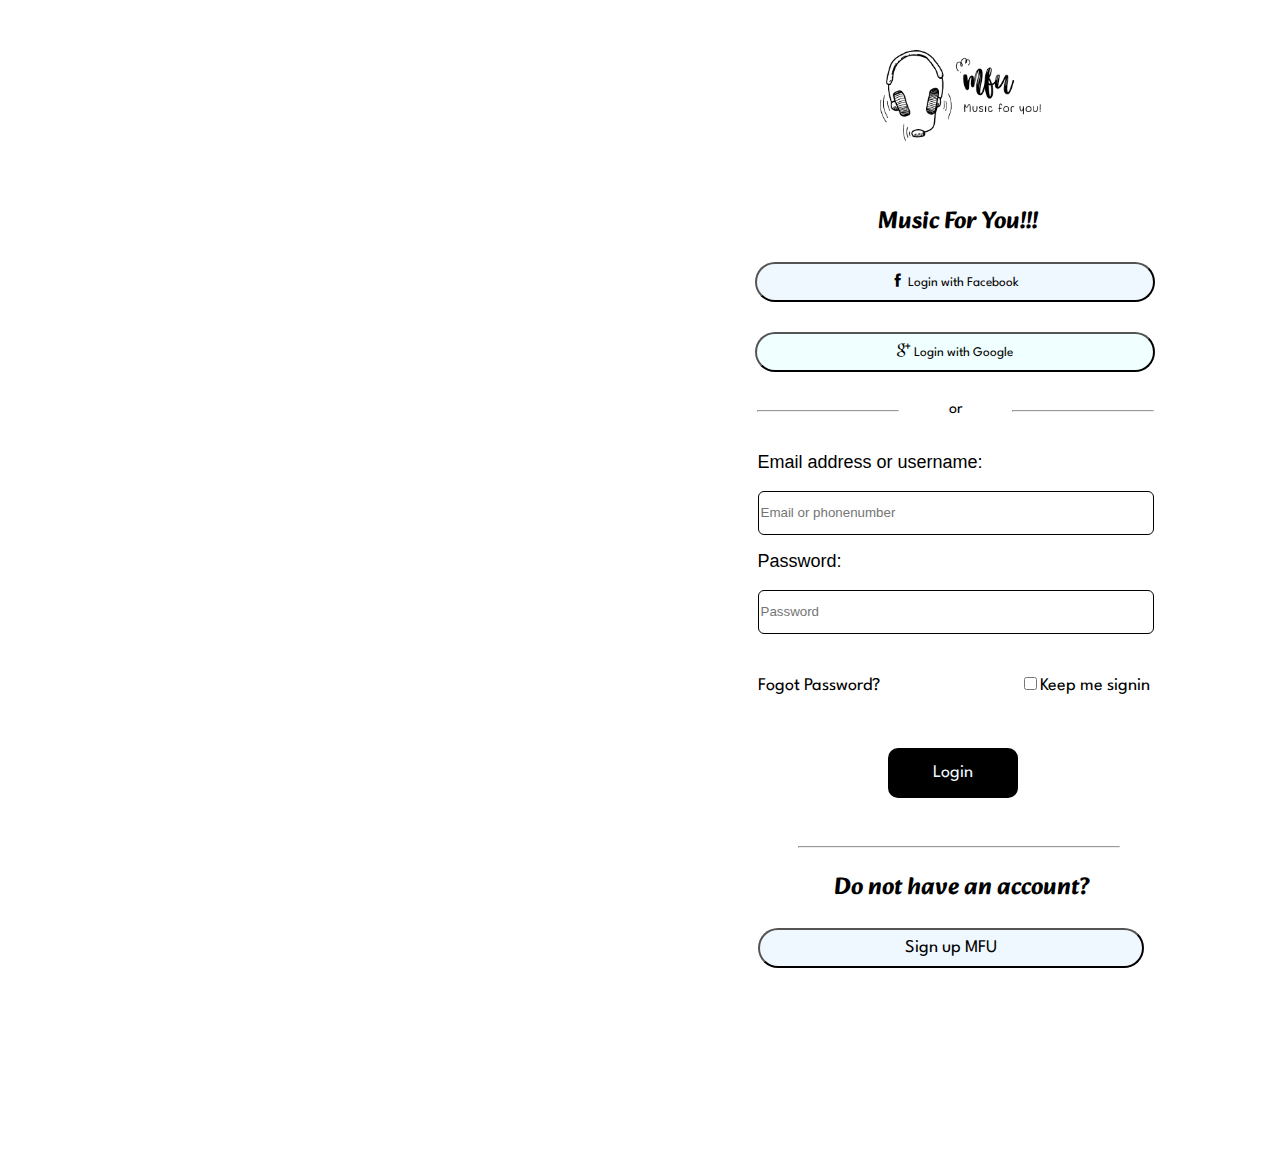
<file: login.html>
<!DOCTYPE html>
<html lang="en">
<head>
  <meta charset="UTF-8">
  <meta http-equiv="X-UA-Compatible" content="IE=edge">
  <meta name="viewport" content="width=device-width, initial-scale=1.0">
  <title>Đăng ký</title>
  <link rel="stylesheet" href="acsset/signup.css">
  <link rel="stylesheet" href="acsset/reponsive.css">
  <link rel="preconnect" href="https://fonts.googleapis.com">
  <link rel="preconnect" href="https://fonts.gstatic.com" crossorigin>
  <link href="https://fonts.googleapis.com/css2?family=Alkatra&display=swap" rel="stylesheet">
  <link rel="stylesheet" href="acsset/themify-icons-font/themify-icons/themify-icons.css">
  <link rel="preconnect" href="https://fonts.googleapis.com">
  <link rel="preconnect" href="https://fonts.gstatic.com" crossorigin>
  <link href="https://fonts.googleapis.com/css2?family=Oswald:wght@300;400&display=swap" rel="stylesheet">
  <link rel="preconnect" href="https://fonts.googleapis.com">
  <link rel="preconnect" href="https://fonts.gstatic.com" crossorigin>
  <link href="https://fonts.googleapis.com/css2?family=Alkatra&family=League+Spartan&display=swap" rel="stylesheet">
  <script src="https://code.jquery.com/jquery-3.6.0.min.js"></script>
</head>
<body style="font-family: Arial, Helvetica, sans-serif;">
  <div class="wrapper">
    <div class="container">
      <main class="main">
        <div class="signform">
          <div class="register">
            <a href="index.html"><img src="acsset/img/signup-removebg-preview.png" class="bg-image" alt="" height="500px"></a>
            <h2>Music For You!!!</h2>
            <button name="submit" type="submit" class="signupface"><i class="ti-facebook"></i> <span> Login with
                Facebook</span></button><br>
            <button name="submit" type="submit" class="signupgg"><i class="ti-google"></i> <span> Login with
                Google</span></button><br>
            <div class="hr">
              <hr class="hr1">
              <span>or</span>
              <hr class="hr1">
            </div>
            <div class="login-form">
              <form id="login-form">
                <div id="user">
                  <label for="username">Email address or username:</label><br><br>
                  <input type="text" id="username" name="username" placeholder="Email or phonenumber">
                </div>
                <div class="pas">
                  <label for="password">Password:</label><br><br>
                  <input type="password" id="login-password" name="password" placeholder="Password"><br>
                  <a href="">Fogot Password?</a>
                  <input type="checkbox" id="keepsg"><a>Keep me signin</a>
                  <button id="dangnhap" type="button" class="button">Login</button>
                  <hr class="hr2">
                  <h2 class="loginh2">Do not have an account?</h2>
                  <button name="submit" type="submit" class="signupnow"><span><a href="signup.html">Sign up
                        MFU</a></span></button>
                </div>
              </form>
            </div>
          </div>
        </div>
      </main>
    </div>
  </div>
  <script src="Javascript/struct.js"></script>
  <script src="Javascript/login.js"></script>
</body>
</html>
</file>
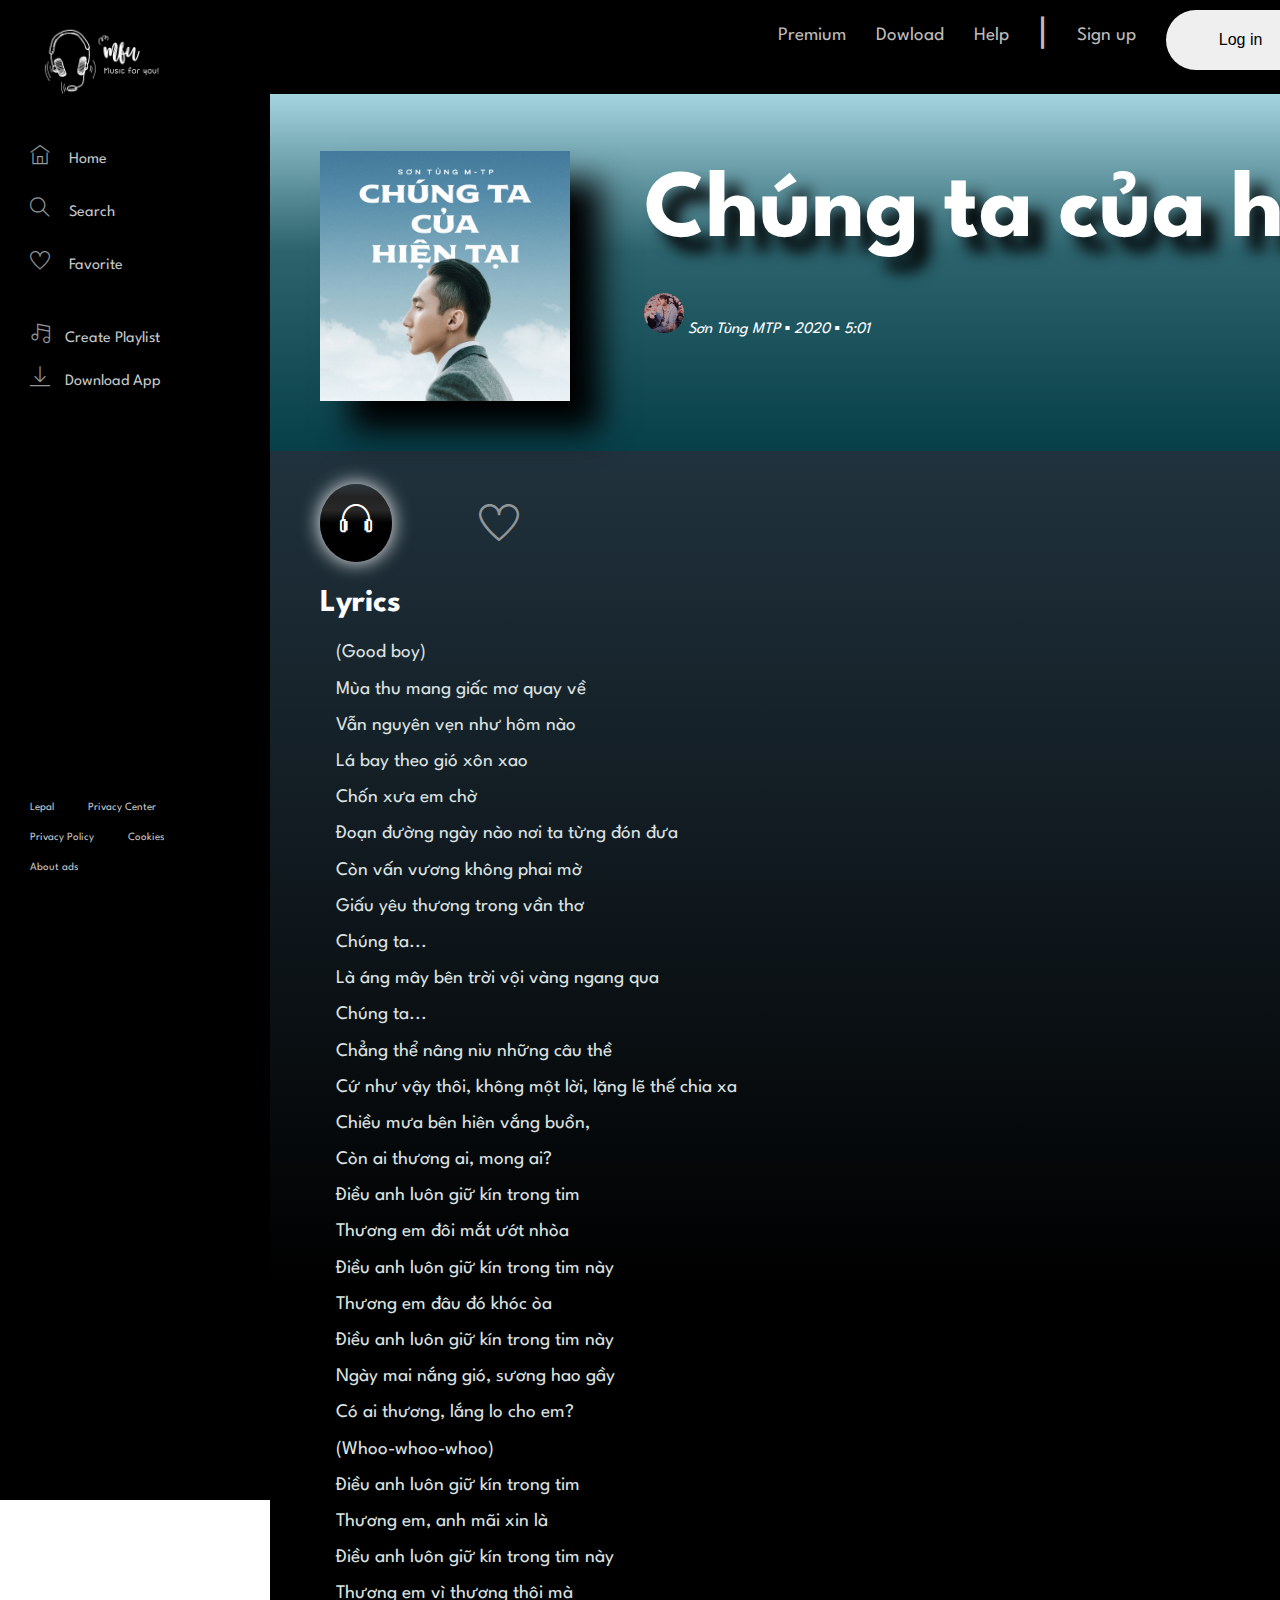
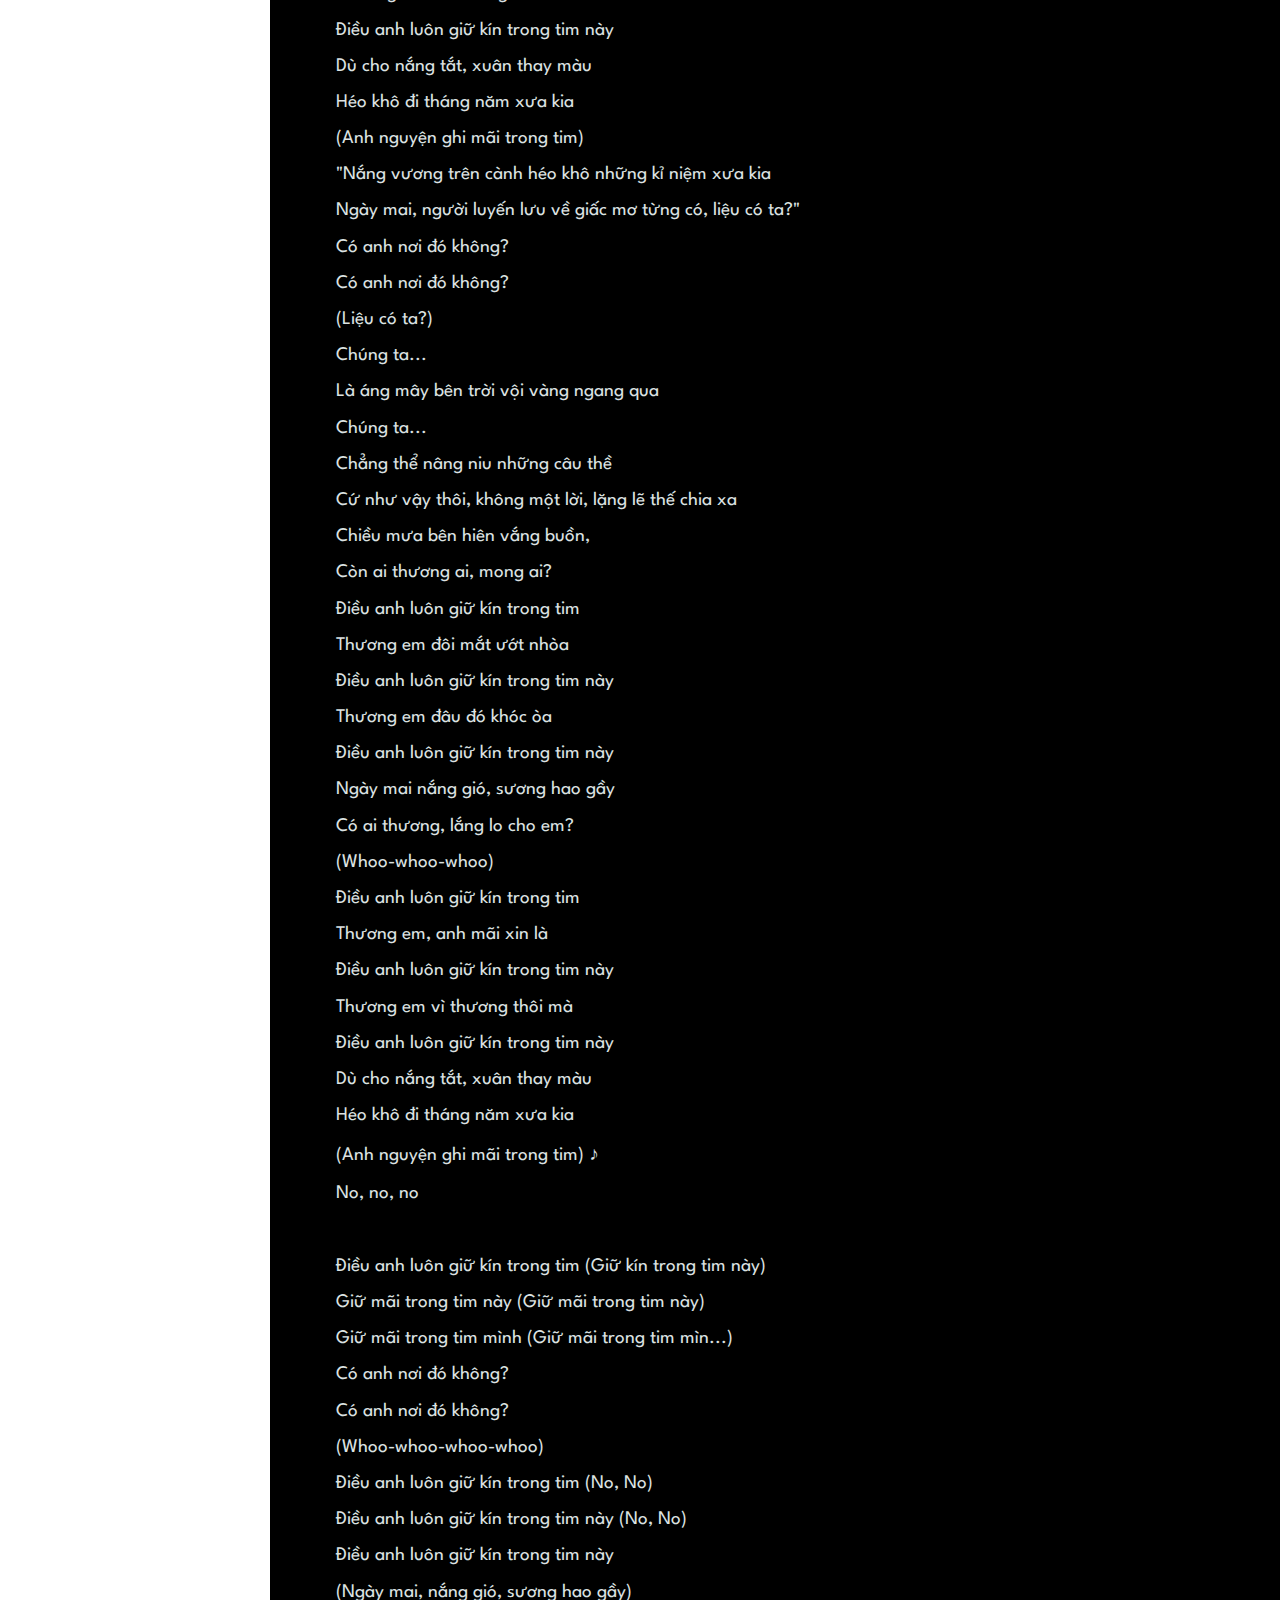
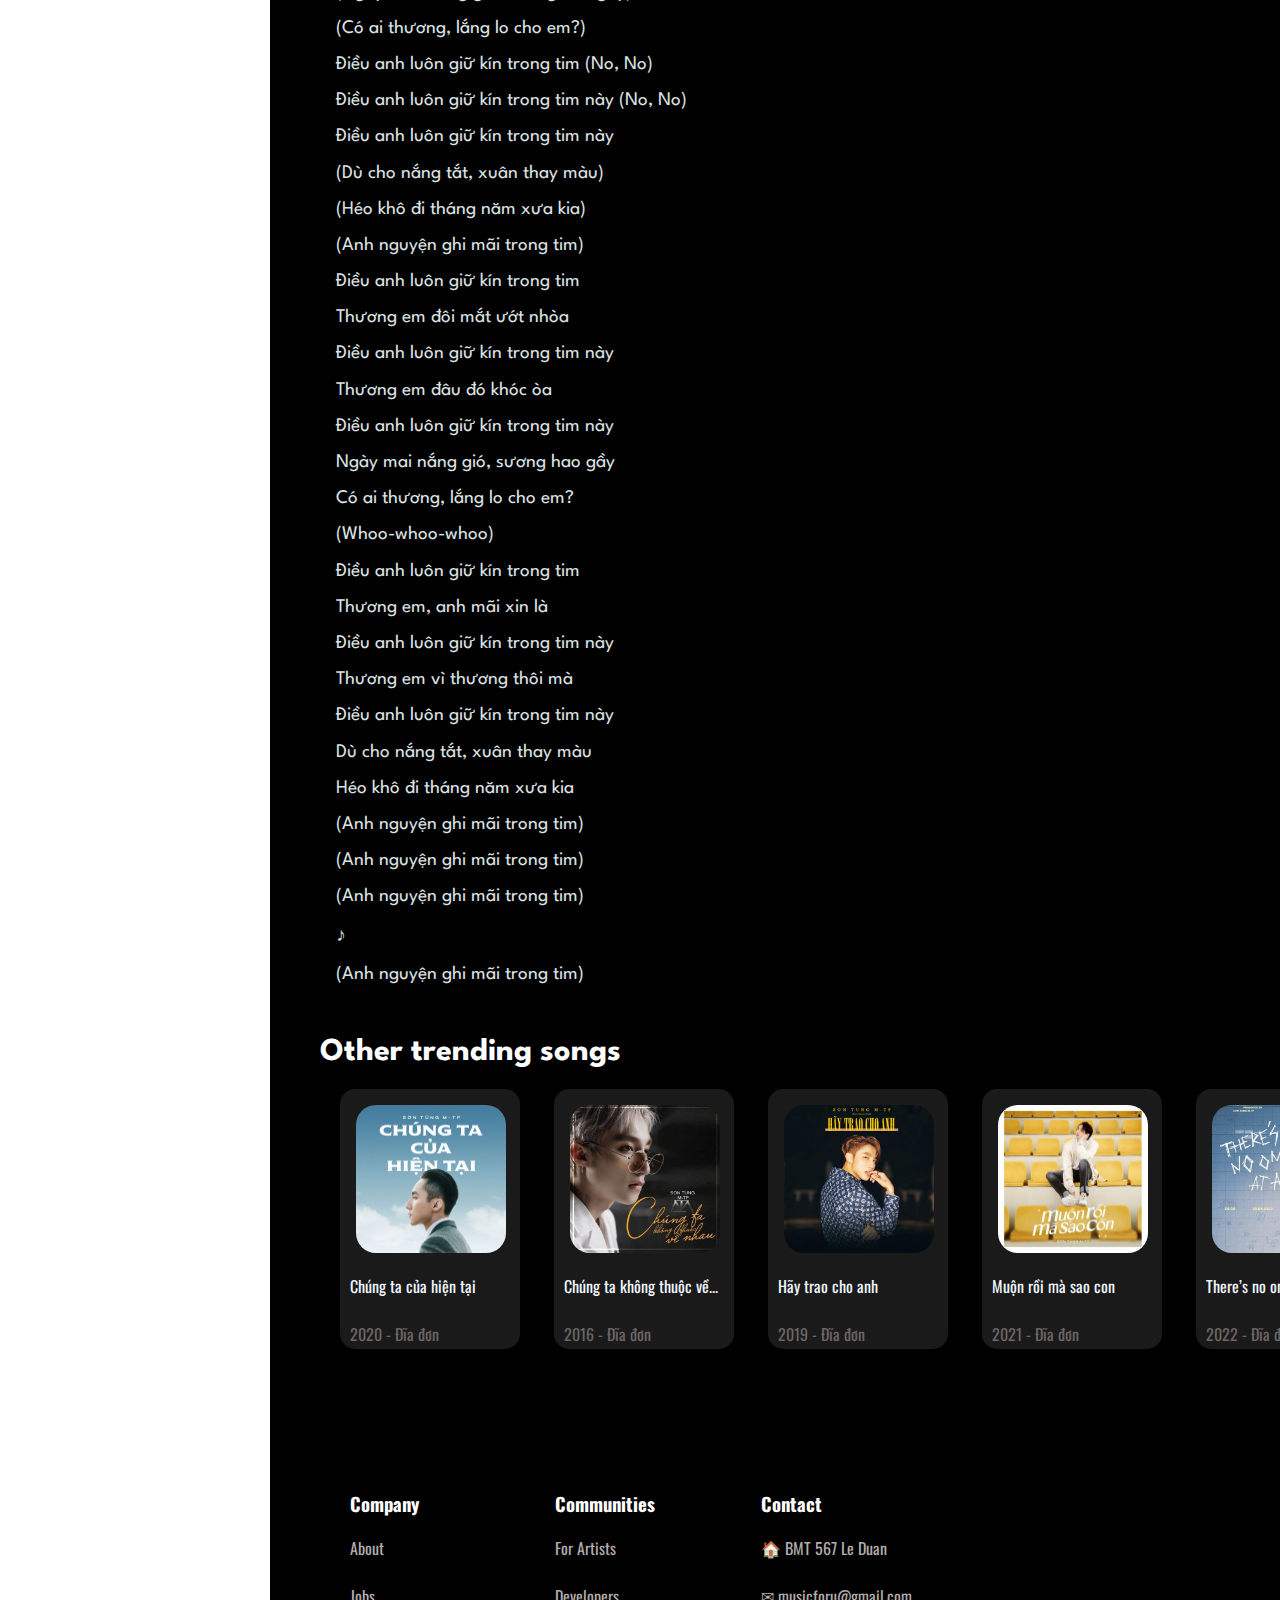
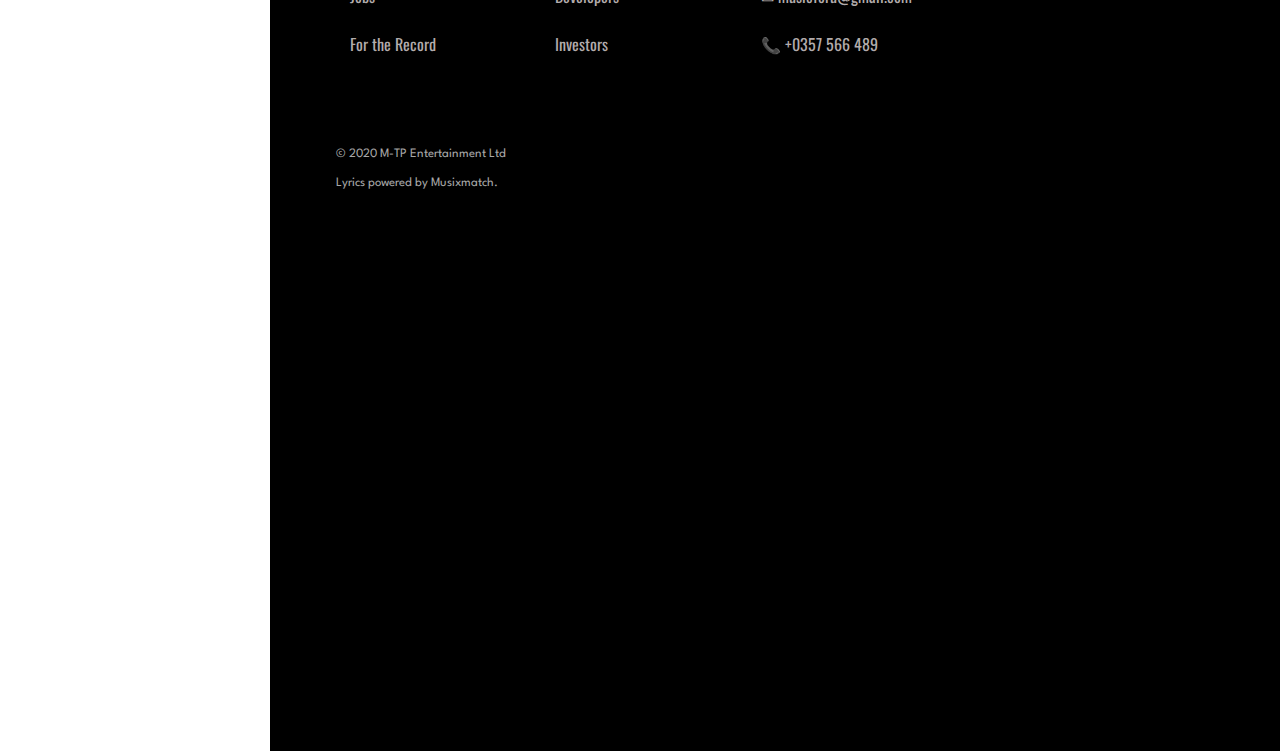
<file: lyrics.html>
<!DOCTYPE html>
<html lang="en">

<head>
    <meta charset="UTF-8">
    <meta http-equiv="X-UA-Compatible" content="IE=edge">
    <meta name="viewport" content="width=device-width, initial-scale=1.0">
    <title>MP3 Player</title>
    <link rel="stylesheet" href="acsset/style.css">
    <link rel="stylesheet" href="acsset/singer.css">
    <link rel="stylesheet" href="acsset/lyrics.css">
    <link rel="stylesheet" href="acsset/reponsive.css">
    <script src="Javascript/struct.js"></script>
    <script src="Javascript/data.js"></script>
    <script src="Javascript/lyric.js"></script>
    <script src="Javascript/main.js"></script>
    <link rel="preconn ect" href="https://fonts.googleapis.com">
    <!-- <link rel="preconnect" href="http ://fonts.gstatic.com" crossorigin>
    <link href="https://fonts.googleapis.com/css2?family=Poppins:ital,wght@0,300;0,600;1,400&display=swap"
        rel="stylesheet"> -->
    <link rel="stylesheet" href="acsset/themify-icons-font/themify-icons/themify-icons.css">
    <link rel="preconnect" href="https://fonts.googleapis.com">
    <link rel="preconnect" href="https://fonts.gstatic.com" crossorigin>
    <link href="https://fonts.googleapis.com/css2?family=Alkatra&family=League+Spartan&display=swap" rel="stylesheet">
    <link rel="preconnect" href="https://fonts.googleapis.com">
    <link rel="preconnect" href="https://fonts.gstatic.com" crossorigin>
    <link href="https://fonts.googleapis.com/css2?family=Oswald:wght@300;400&display=swap" rel="stylesheet">
</head>
<body>
    <header class="header">
        <a class="login" href="login.html"><button id="login">Log in</button></a>
        <div class="dropdown">
            <a id="user" class="user"><i class="ti-user"></i><span id="nameuser">Admin</span></a>
            <div class="dropdown-content">
                <button id="logout">Log out</button>
            </div>
        </div>
        <a class="user" id="user"><i class="ti-user"></i><span id="nameuser">Admin</span></a>
        <a class="signup" id="signup" href="signup.html">Sign up</a>
        <p>|</p>
        <a class="help" href="">Help</a>
        <a class="dowload" href="download.html">Dowload</a>
        <a class="premium" href="premium.html">Premium</a>

        <div class="dialog overlay" id="my-dialog">
            <a href="#" class="overlay-close"></a>
            <div class="dialog-body">
                <a class="dialog-close-btn" href="#">&times;</a>
                <a class="search-btn" href="#">&#9906;</a>
                <input id="search" type="text" placeholder=" What do you want to hear?">
            </div>
        </div>
        <div class="repon-header">
            <div class="repon-logo singer-reponlogo">
                <a href="index.html"><img src="acsset/img/Brown cute illustrated Podcast logo.png" alt=""></a>
                <label for="nav-input"><i class="ti-menu"></i></label>
                <input type="checkbox" class="nav-input" id="nav-input">
                <label for="nav-input" class="repon-overlay"></label>
                <!-- <a class="repon-dialog-btn" href="#repon-my-dialog"><i class="ti-search" style="margin: 0;float: left; margin-right: 280px;margin-top: 13px;"></i></a> -->
                <div class="repon-dialog overlay" id="repon-my-dialog">
                    <a class="repon-overlay-close"></a>
                    <div class="repon-dialog-body">
                        <a class="repon-dialog-close-btn" href="#">&times;</a>
                       <input id="repon-search" type="text" placeholder=" What do you want to hear?">
                    </div>
            </div>
            <div class="repon-nav">
                <nav class="navigation">
                    <label for="nav-input" class="repon-close">
                        <i class="ti-close"></i>
                    </label>
                    
                    <ul id="ul-nav"> 
                        <li id="loginres"><a href="login.html" >Log in</a></li>
                        <li id="signupres"><a href="signup.html" >Sign up</a></li>
                        <li  style="display: none;" id="userres"><a ><i class="ti-user"></i><span id="mameuserres" style="margin: 0;padding: 0;">Admin</span></a></li><br>
                        <hr style="margin-top: 20px;">
                        <li style="cursor: pointer; display: none;" id="logout1">Log out</li>
                        <li><a href="">Help</a></li>
                        <li><a href="download.html">Download</a></li>
                        <li><a href="premium.html">Premium</a></li>
                        <li><a href="">Privacy</a></li>
                        <li><a href="">Terms</a></li>
                    </ul>
                </nav>
            </div>
        </div>
    </header>
    <aside class="sidebar">
        <div class="logo">
            <img src="acsset/img/Brown cute illustrated Podcast logo.png" alt=""><br>
            <div class="home">
                <a href="index.html"><i class="ti-home"></i> Home</a>
            </div>
            <div class="search">
                <a class="dialog-btn" href="#my-dialog"><i class="ti-search"></i> Search</a>
            </div>
            <div class="heart">
                <a href="list.html"><i class="ti-heart"></i> Favorite</a>
            </div>
            <div class="playlist">
                <a href="list-create.html"><i class="ti-music-alt"></i>Create Playlist</a>
            </div>
            <div class="app">
                <a href="download.html"><i class="ti-download"></i>Download App</a>
            </div>
        </div>
        <div class="repon-logo">
            <a href="index.html"><i class="ti-home"></i></a>
            <a class="dialog-btn" href="#my-dialog"><i class="ti-search"></i> </a>
            <a href="list.html"><i class="ti-heart"></i> </a>
            <a href="list-create.html"><i class="ti-music-alt"></i></a>
            <a href=""><i class="ti-download"></i></a>
    </div>
        <div class="rules">
            <a href="">Lepal</a>
            <a href="">Privacy Center</a><br><br>
            <a href="">Privacy Policy</a>
            <a href="">Cookies</a><br><br>
            <a href="">About ads</a>
        </div>
    </aside>
    <main class="main lyrics-main">
        <div id="lyrics-banner">
            <div class="name-discs">
                <img class="song-img" src="acsset/img/V-POP/chungtacuahientai.jpg" alt="">
                <div class="music-name">
                    <h1>Chúng ta của hiện tại</h1>
                    <div class="artist">
                        <img src="acsset/img/Artist/M-TP.jpg" height="40px" alt="">
                        <i><a href="">Sơn Tùng MTP</a> ▪ 2020 ▪ 5:01 </i>
                    </div>
                </div>
            </div>
        </div>
        <div class="lyrics-of-singer">
            <div class="listen">
                <button id="s0" class="hear"><i class="ti-headphone"></i></button>
                <a><i class="ti-heart ti-heart1" id="ti-heart" style="margin: 0;float: right; margin-right: 85%;margin-top: 1.3em;"></i></a>
                <div class="artist1">
                    <img src="acsset/img/Artist/M-TP.jpg" height="40px" alt="">
                    <i><a href="">Artist<br><br> Sơn Tùng MTP
                        </a></i>
                </div>
            </div>
            <h2>Lyrics</h2>
            <div class="lyrics">
                <p>(Good boy) </p>
                <p>Mùa thu mang giấc mơ quay về </p>
                <p>Vẫn nguyên vẹn như hôm nào </p>
                <p>Lá bay theo gió xôn xao </p>
                <p>Chốn xưa em chờ </p>
                <p>Đoạn đường ngày nào nơi ta từng đón đưa </p>
                <p>Còn vấn vương không phai mờ </p>
                <p>Giấu yêu thương trong vần thơ </p>
                <p>Chúng ta... </p>
                <p>Là áng mây bên trời vội vàng ngang qua </p>
                <p>Chúng ta... </p>
                <p>Chẳng thể nâng niu những câu thề </p>
                <p>Cứ như vậy thôi, không một lời, lặng lẽ thế chia xa </p>
                <p>Chiều mưa bên hiên vắng buồn, </p>
                <p>Còn ai thương ai, mong ai? </p>
                <p>Điều anh luôn giữ kín trong tim </p>
                <p>Thương em đôi mắt ướt nhòa </p>
                <p>Điều anh luôn giữ kín trong tim này </p>
                <p>Thương em đâu đó khóc òa </p>
                <p>Điều anh luôn giữ kín trong tim này </p>
                <p>Ngày mai nắng gió, sương hao gầy </p>
                <p>Có ai thương, lắng lo cho em? </p>
                <p>(Whoo-whoo-whoo) </p>
                <p>Điều anh luôn giữ kín trong tim </p>
                <p>Thương em, anh mãi xin là </p>
                <p>Điều anh luôn giữ kín trong tim này </p>
                <p>Thương em vì thương thôi mà </p>
                <p>Điều anh luôn giữ kín trong tim này </p>
                <p>Dù cho nắng tắt, xuân thay màu </p>
                <p>Héo khô đi tháng năm xưa kia </p>
                <p>(Anh nguyện ghi mãi trong tim) </p>
                <p>"Nắng vương trên cành héo khô những kỉ niệm xưa kia </p>
                <p>Ngày mai, người luyến lưu về giấc mơ từng có, liệu có ta?" </p>
                <p>Có anh nơi đó không? </p>
                <p>Có anh nơi đó không? </p>
                <p>(Liệu có ta?) </p>
                <p>Chúng ta... </p>
                <p>Là áng mây bên trời vội vàng ngang qua </p>
                <p>Chúng ta... </p>
                <p>Chẳng thể nâng niu những câu thề </p>
                <p>Cứ như vậy thôi, không một lời, lặng lẽ thế chia xa </p>
                <p>Chiều mưa bên hiên vắng buồn, </p>
                <p>Còn ai thương ai, mong ai? </p>
                <p>Điều anh luôn giữ kín trong tim </p>
                <p>Thương em đôi mắt ướt nhòa </p>
                <p>Điều anh luôn giữ kín trong tim này </p>
                <p>Thương em đâu đó khóc òa </p>
                <p>Điều anh luôn giữ kín trong tim này </p>
                <p>Ngày mai nắng gió, sương hao gầy </p>
                <p>Có ai thương, lắng lo cho em? </p>
                <p>(Whoo-whoo-whoo) </p>
                <p>Điều anh luôn giữ kín trong tim </p>
                <p>Thương em, anh mãi xin là </p>
                <p>Điều anh luôn giữ kín trong tim này </p>
                <p>Thương em vì thương thôi mà </p>
                <p>Điều anh luôn giữ kín trong tim này </p>
                <p>Dù cho nắng tắt, xuân thay màu </p>
                <p>Héo khô đi tháng năm xưa kia </p>
                <p>(Anh nguyện ghi mãi trong tim) ♪</p>
                <p> No, no, no </p>
                No, no, no ♪

                <p>Điều anh luôn giữ kín trong tim (Giữ kín trong tim này) </p>
                <p>Giữ mãi trong tim này (Giữ mãi trong tim này) </p>
                <p>Giữ mãi trong tim mình (Giữ mãi trong tim mìn...) </p>
                <p>Có anh nơi đó không? </p>
                <p>Có anh nơi đó không? </p>
                <p>(Whoo-whoo-whoo-whoo) </p>
                <p>Điều anh luôn giữ kín trong tim (No, No) </p>
                <p>Điều anh luôn giữ kín trong tim này (No, No) </p>
                <p>Điều anh luôn giữ kín trong tim này </p>
                <p>(Ngày mai, nắng gió, sương hao gầy) </p>
                <p>(Có ai thương, lắng lo cho em?) </p>
                <p>Điều anh luôn giữ kín trong tim (No, No) </p>
                <p>Điều anh luôn giữ kín trong tim này (No, No) </p>
                <p>Điều anh luôn giữ kín trong tim này </p>
                <p>(Dù cho nắng tắt, xuân thay màu) </p>
                <p>(Héo khô đi tháng năm xưa kia) </p>
                <p>(Anh nguyện ghi mãi trong tim) </p>
                <p>Điều anh luôn giữ kín trong tim </p>
                <p>Thương em đôi mắt ướt nhòa </p>
                <p>Điều anh luôn giữ kín trong tim này </p>
                <p>Thương em đâu đó khóc òa </p>
                <p>Điều anh luôn giữ kín trong tim này </p>
                <p>Ngày mai nắng gió, sương hao gầy </p>
                <p>Có ai thương, lắng lo cho em? </p>
                <p>(Whoo-whoo-whoo) </p>
                <p>Điều anh luôn giữ kín trong tim </p>
                <p>Thương em, anh mãi xin là </p>
                <p>Điều anh luôn giữ kín trong tim này </p>
                <p>Thương em vì thương thôi mà </p>
                <p>Điều anh luôn giữ kín trong tim này </p>
                <p>Dù cho nắng tắt, xuân thay màu </p>
                <p>Héo khô đi tháng năm xưa kia </p>
                <p>(Anh nguyện ghi mãi trong tim) </p>
                <p>(Anh nguyện ghi mãi trong tim) </p>
                <p>(Anh nguyện ghi mãi trong tim)</p>
                <p>♪ </p>
                <p>(Anh nguyện ghi mãi trong tim) </p>
                (Anh nguyện ghi mãi trong tim)
                </p>
            </div>
            <div id="popular-song">
                <h1>Other trending songs</h1>
                <ul id="discs">
                    <section class="singer-section" id="s33" >
                        <li><a href="lyrics.html"><img src="acsset/img/V-POP/chungtacuahientai.jpg" alt=""></a></li>
                        <a>Chúng ta của hiện tại</a><br><br>
                        <a class="singer">2020 - Đĩa đơn</a><br>
                    </section>
                    <section class="singer-section" id="s34">
                        <li><a><img src="acsset/img/V-POP/chungtakhongthuocvenhau.jpg" alt=""></a></li>
                        <a>Chúng ta không thuộc về...</a><br><br>
                        <a class="singer">2016 - Đĩa đơn</a><br>
                    </section>
                    <section class="singer-section" id="s35">
                        <li><a><img src="acsset/img/V-POP/haytraochoanh.jpg" alt=""></a></li>
                        <a>Hãy trao cho anh</a><br><br>
                        <a class="singer">2019 - Đĩa đơn</a><br>
                    </section>
                    <section class="singer-section" id="s36">
                        <li><a><img src="acsset/img/V-POP/muonroimasaocon.jpg" alt=""></a></li>
                        <a>Muộn rồi mà sao con</a><br><br>
                        <a class="singer">2021 - Đĩa đơn</a><br>
                    </section>
                    <section class="singer-section" id="s37">
                        <li><a><img src="acsset/img/V-POP/therearenooneatall.jpg" alt=""></a></li>
                        <a>There’s no one at all</a><br><br>
                        <a class="singer">2022 - Đĩa đơn</a><br>
                    </section>
                    <section class="singer-section" id="s38">
                        <li><a><img src="acsset/img/V-POP/buongdoitaynhaura.jpg" alt=""></a></li>
                        <a>Buông đôi tay nhau ra</a><br><br>
                        <a class="singer">2015 - Đĩa đơn</a><br>
                    </section>
                    <section class="singer-section" id="s39">
                        <li><a><img src="acsset/img/V-POP/amthambenem.jpg" alt=""></a>
                        </li>
                        <a>Âm thầm bên em</a><br><br>
                        <a class="singer">2015 - Đĩa đơn</a><br>
                    </section>
                    <div class="more1"><a href="">More</a></div>
                </ul>
            </div>
            <footer class="footer">
                <div class="foot1">
                    <h3>Company</h3>
                    <a href="">About</a><br><br>
                    <a href="">Jobs</a><br><br>
                    <a href="">For the Record</a>
                </div>
                <div class="foot2">
                    <h3>Communities</h3>
                    <a href="">For Artists</a><br><br>
                    <a href="">Developers</a><br><br>
                    <a href="">Investors</a><br><br>
                </div>
                <div class="foot3">
                    <h3>Contact</h3>
                    <a href="">🏠 BMT 567 Le Duan </a><br><br>
                    <a href="">✉ musicforu@gmail.com </a><br><br>
                    <a href="">📞 +0357 566 489</a>
                </div>
                <div class="music-player">
                    <div id="player">
                        <div id="mp3-layer">
                            <img class="musicwave" src="acsset/img/Musicwave.gif" alt="">
                            <img src="acsset/img/V-POP/chungtacuahientai.jpg" alt="" class="anh-tieu-de"
                                id="anh-tieu-de">
                            <h3 class="tieu-de" id="tieude">Chúng ta của hiện tại</h2>
                            <p id="tacgia">Sơn Tùng MTP</p>
                        </div>
                        <div id="mp3-layer1">
                            <div id="mp3-layer1-2">
                                <button id="previous"><i class="ti-control-skip-backward"></i></button>
                                <button id="backward-btn"><i class="ti-control-backward"></i></button>
                                <button id="play-button"><i id="play-pause-img" class="ti-control-pause"></i></button>
                                <button id="foward-btn"><i class="ti-control-forward"></i></button>
                                <button id="next"><i class="ti-control-skip-forward"></i></button>
                            <i class="ti-heart repon-heart" id="ti-heart" style="font-size: 100%; margin-right: 40px;"></i>
                            </div>
                            <div id="mp3-layer1-3">
                                <div id="progress-bar-container">
                                    <div id="progress-bar">
                                        <div></div><span id="time-display"></span>
                                    </div>
                                </div>
                            </div>
                        </div>
                        <div id="mp3-layer2">
                            <i class="ti-heart" id="ti-heart1"></i>
                            <label for="speed-input" style="color: white;">Tốc độ:</label>
                            <select name="speed-input" id="speed-input" placeholder="speed">
                                <option value="1">1</option>
                                <option value="0.5">0,5</option>
                                <option value="0.75">0,75</option>
                                <option value="1.25">1,25</option>
                                <option value="1.5">1,5</option>
                                <option value="2">2</option>
                            </select>
                            <br>
                            <label id="" for="volume-slider" style="color: white;"><i class="ti-volume"></i> </label>
                            <input type="range" id="volume-slider" min="0" max="1" step="0.01" value="1">
                        </div>
                    </div>
                </div>
            </footer>
            <!-- <hr> -->
            <div class="lyrics-foot">
                <p><a href="" style="font-size: 80%;text-decoration: none;color: rgb(167, 167, 167);margin: 0;">© 2020
                        M-TP Entertainment Ltd</a></p>
                <p style="font-size: 80%;text-decoration: none;color: rgb(167, 167, 167);margin: 0;">Lyrics powered by
                    Musixmatch.</p>
            </div>
    </main>
</body>

</html>
</file>
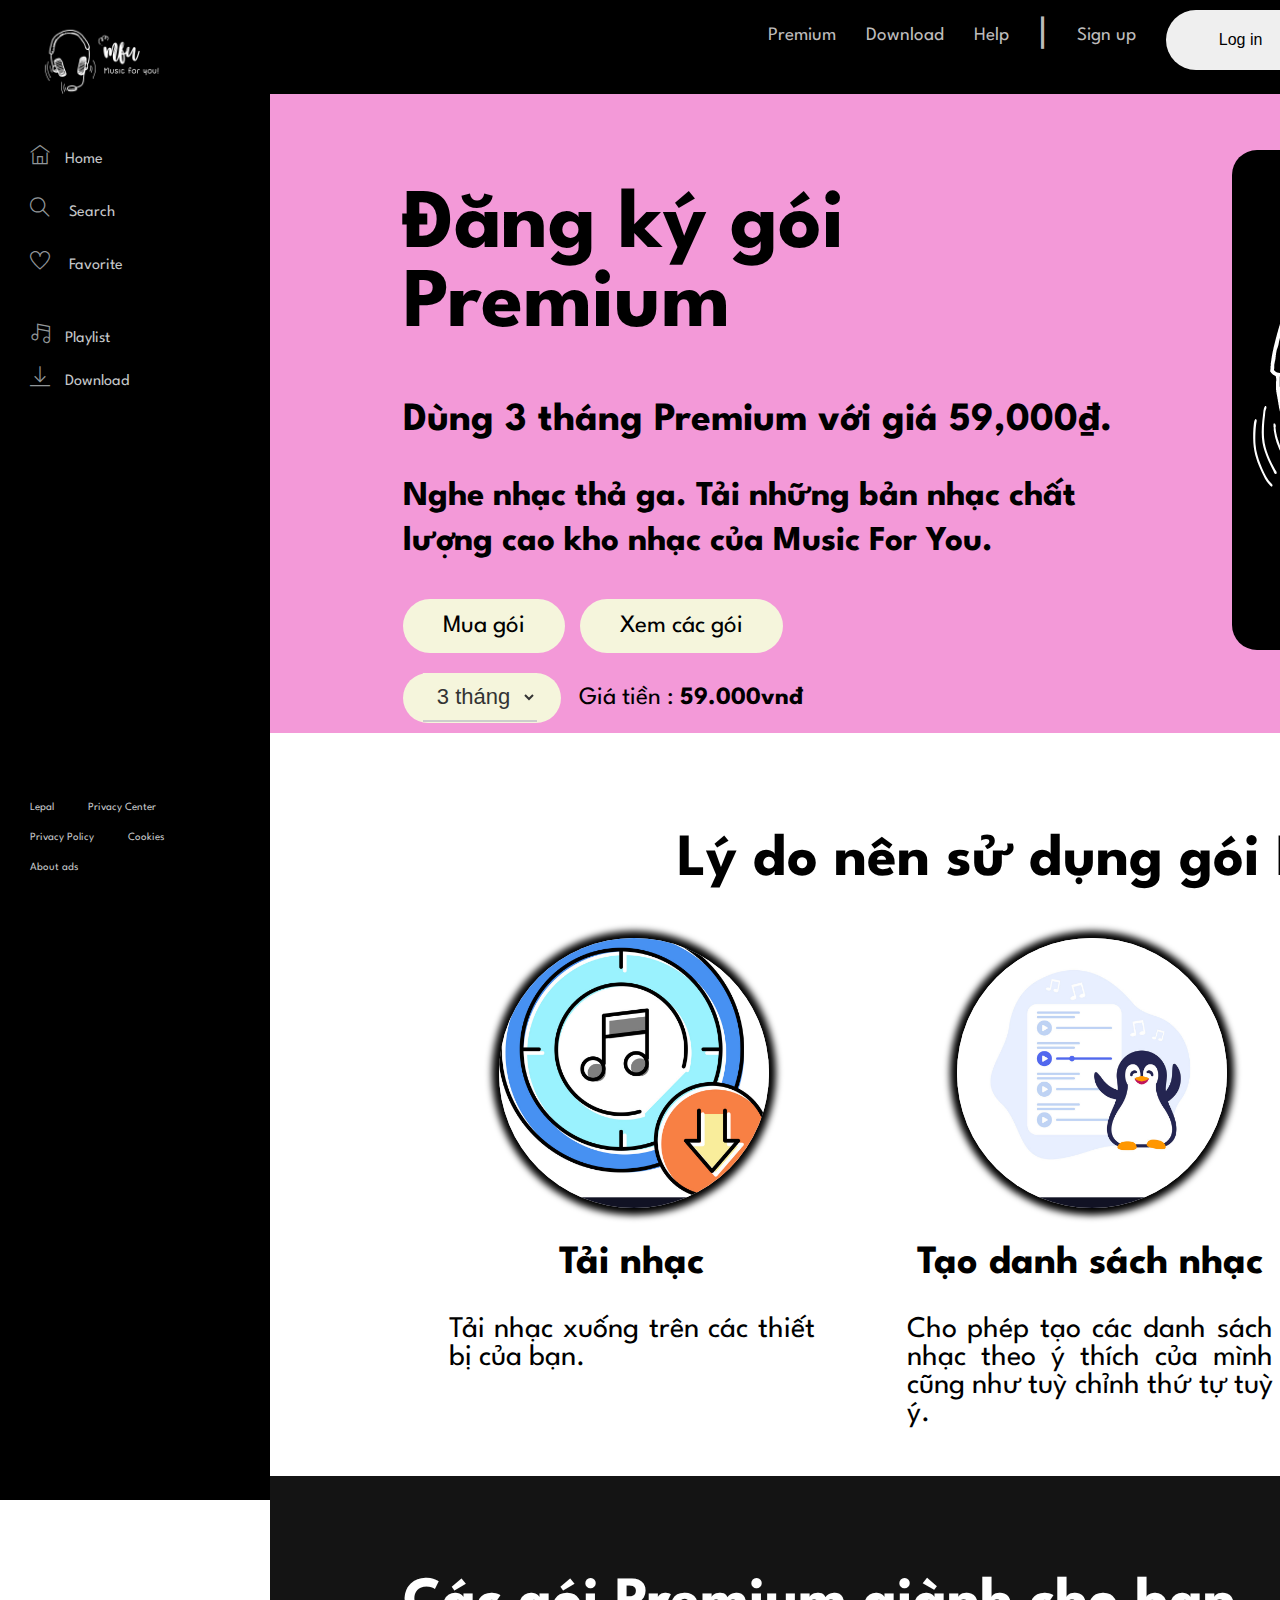
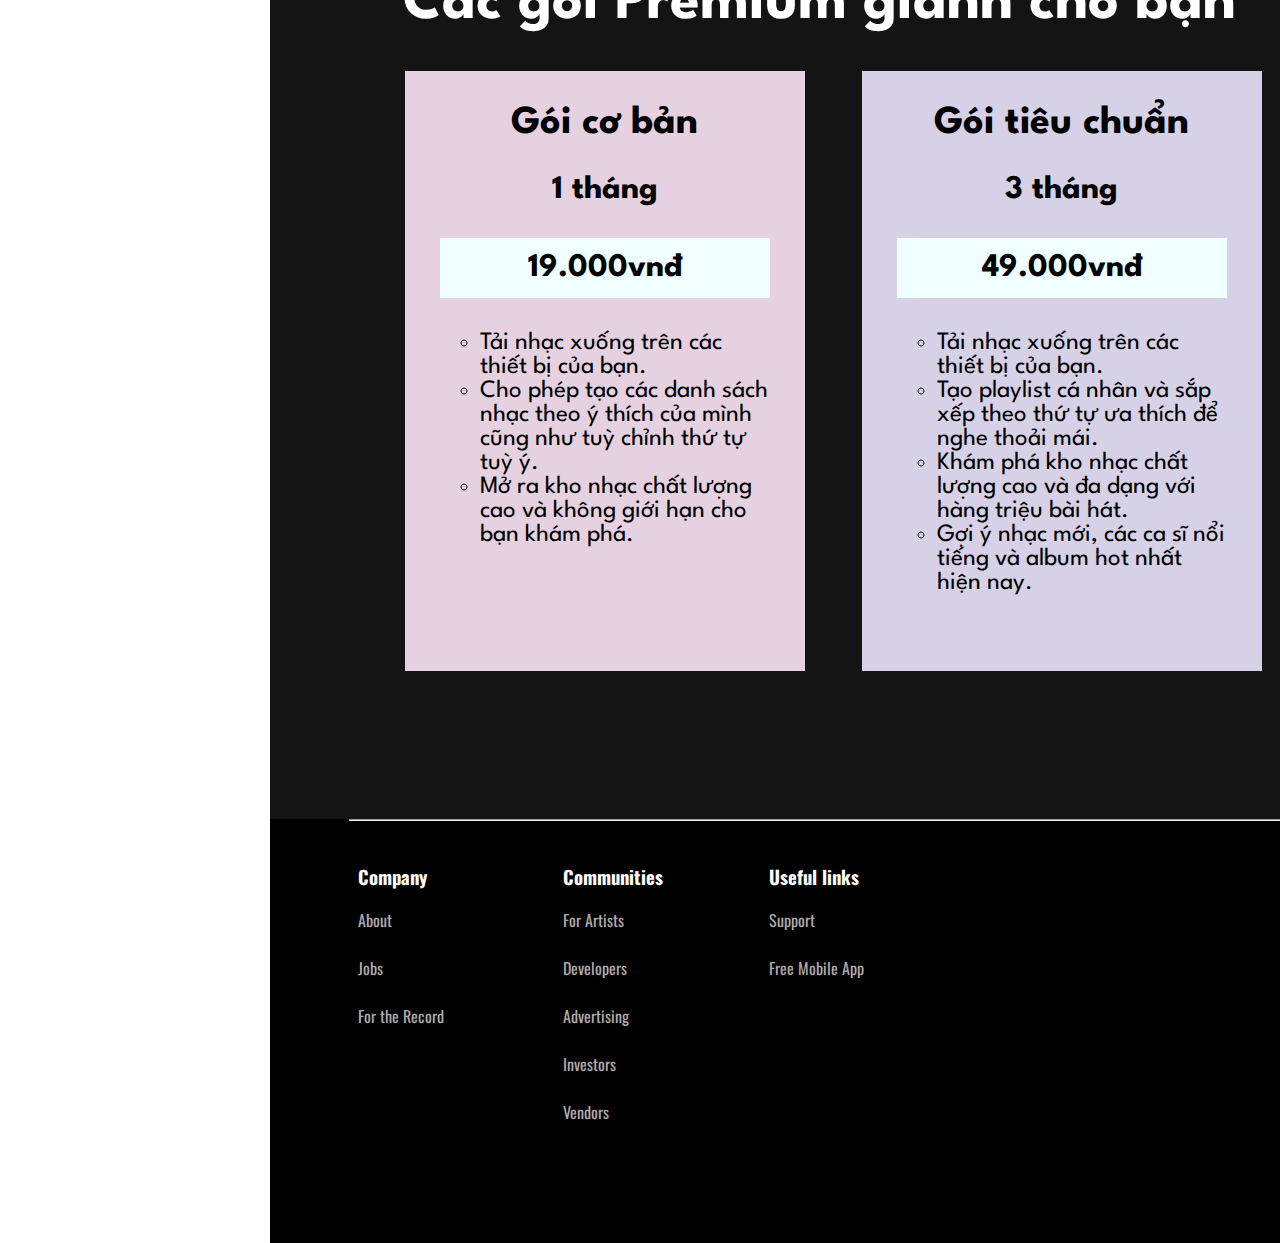
<file: premium.html>
<!DOCTYPE html>
<html lang="en">

<head>
    <meta charset="UTF-8">
    <meta http-equiv="X-UA-Compatible" content="IE=edge">
    <meta name="viewport" content="width=device-width, initial-scale=1.0">
    <title>MP3 Player</title>
    <link rel="stylesheet" href="acsset/premium.css">
    <link rel="stylesheet" href="acsset/style.css">
    <link rel="stylesheet" href="acsset/reponsive.css">
    <script src="Javascript/struct.js"></script>
    <script src="Javascript/data.js"></script>
    <script src="Javascript/premium.js"></script>
    <link rel="preconnect" href="https://fonts.googleapis.com">
    <link rel="preconnect" href="http ://fonts.gstatic.com" crossorigin>
    <link href="https://fonts.googleapis.com/css2?family=Poppins:ital,wght@0,300;0,600;1,400&display=swap"
        rel="stylesheet">
    <link rel="stylesheet" href="acsset/themify-icons-font/themify-icons/themify-icons.css">
    <link rel="preconnect" href="https://fonts.googleapis.com">
    <link rel="preconnect" href="https://fonts.gstatic.com" crossorigin>
    <link href="https://fonts.googleapis.com/css2?family=Oswald:wght@300;400&display=swap" rel="stylesheet">
    <link rel="preconnect" href="https://fonts.googleapis.com">
    <link rel="preconnect" href="https://fonts.gstatic.com" crossorigin>
    <link href="https://fonts.googleapis.com/css2?family=Alkatra&family=League+Spartan&display=swap" rel="stylesheet">
</head>

<body>
    <header class="header">
        <a class="login" href="login.html"><button id="login">Log in</button></a>
        <div class="dropdown">
            <a id="user" class="user"><i class="ti-user"></i><span id="nameuser">Admin</span></a>
            <div class="dropdown-content">
              <button id="logout">Log out</button>
            </div>
          </div>
        <a class="signup" id="signup" href="signup.html">Sign up</a>
        <p>|</p>
        <a class="help" href="">Help</a>
        <a class="dowload" href="download.html">Download</a>
        <a class="premium" href="premium.html">Premium</a>

        <div class="dialog overlay" id="my-dialog">
            <a class="overlay-close"></a>
            <div class="dialog-body">
                <a class="dialog-close-btn" href="#">&times;</a>
                <a class="search-btn" href="#">&#9906;</a>
                <input id="search" type="text" placeholder=" What do you want to hear?">
            </div>
        </div>
        <div class="repon-header">
            <div class="repon-logo singer-reponlogo">
                <a href="index.html"><img src="acsset/img/Brown cute illustrated Podcast logo.png" alt=""></a>
                <label for="nav-input"><i class="ti-menu"></i></label>
                <input type="checkbox" class="nav-input" id="nav-input">
                <label for="nav-input" class="repon-overlay"></label>
                <!-- <a class="repon-dialog-btn" href="#repon-my-dialog"><i class="ti-search" style="margin: 0;float: left; margin-right: 280px;margin-top: 13px;"></i></a> -->
                <div class="repon-dialog overlay" id="repon-my-dialog">
                    <a class="repon-overlay-close"></a>
                    <div class="repon-dialog-body">
                        <a class="repon-dialog-close-btn" href="#">&times;</a>
                        <input id="repon-search" type="text" placeholder=" What do you want to hear?">
                    </div>
                </div>
                <div class="repon-nav">
                    <nav class="navigation">
                        <label for="nav-input" class="repon-close">
                            <i class="ti-close"></i>
                        </label>

                        <ul id="ul-nav">
                            <li id="loginres"><a href="login.html">Log in</a></li>
                            <li id="signupres"><a href="signup.html">Sign up</a></li>
                            <li style="display: none;" id="userres"><a><i class="ti-user"></i><span id="mameuserres"
                                        style="margin: 0;padding: 0;">Admin</span></a></li><br>
                            <hr style="margin-top: 20px;">
                            <li style="cursor: pointer; display: none;" id="logout1">Log out</li>
                            <li><a href="">Help</a></li>
                            <li><a href="download.html">Download</a></li>
                            <li><a href="premium.html">Premium</a></li>
                            <li><a href="">Privacy</a></li>
                            <li><a href="">Terms</a></li>
                        </ul>
                    </nav>
                </div>
            </div>
    </header>
    <aside class="sidebar">
        <div class="logo">
            <a href="index.html"><img src="acsset/img/Brown cute illustrated Podcast logo.png" alt=""></a><br>
            <div class="home">
                <a href="index.html"><i class="ti-home"></i>Home</a>
            </div>
            <div class="search">
                <a class="dialog-btn" href="#my-dialog"><i class="ti-search"></i> Search</a>
            </div>
            <div class="heart">
                <a href="list.html"><i class="ti-heart"></i> Favorite</a>
            </div>
            <div class="playlist">
                <a href="list-create.html"><i class="ti-music-alt"></i>Playlist</a>
            </div>
            <div class="app">
                <a href="download.html"><i class="ti-download"></i>Download</a>
            </div>
        </div>
        <div class="repon-logo">
            <a href="index.html"><i class="ti-home"></i></a>
            <a class="dialog-btn" href="#my-dialog"><i class="ti-search"></i> </a>
            <a href="list.html"><i class="ti-heart"></i> </a>
            <a href="list-create.html"><i class="ti-music-alt"></i></a>
            <a href="download.html"><i class="ti-download"></i></a>
        </div>
        <div class="rules">
            <a href="">Lepal</a>
            <a href="">Privacy Center</a><br><br>
            <a href="">Privacy Policy</a>
            <a href="">Cookies</a><br><br>
            <a href="">About ads</a>
        </div>
    </aside>
    <main class="main" style="margin-top: 50px;">
        <!-- //////////////////////////////////////////////////////////////////////////////////////////////// V- POP -->
        <div id="popup-container">
            <div id="popup">
                Bạn đã đăng ký gói Premium 3 tháng thành công.
            </div>
        </div>
        <div id="pre">
            <div id="pre-1-1">
                <h1 id="pre-1-1-1">Đăng ký gói Premium</h1>
                <h2 id="pre-1-1-2">Dùng 3 tháng Premium với giá 59,000₫.</h2>
                <h3 id="pre-1-1-3">Nghe nhạc thả ga. Tải những bản nhạc chất lượng cao kho
                    nhạc của Music For You.</h3>
                <span><div id="pre-1-1-4">
                    Mua gói</div>
                <div id="pre-1-1-5">
                    Xem các gói</div>
                <a id="xemgoi" href="#pre3"></a></span>
                <span id="pre-1-1-6" class="dropdown-1">
                    <select name="speed-input" id="month-input" placeholder="1 tháng">
                        <option value="3">3 tháng</option>
                        <option value="1">1 tháng</option>
                        <option value="12">1 năm</option>
                    </select>
                </span>
                <span id="pre-1-1-7">
                    Giá tiền : <b id="giatien">59.000vnđ</b>
                </span>
                <script>
                    const giatien = document.getElementById('month-input');
                    // Lắng nghe sự kiện change của thanh kéo
                    giatien.addEventListener('change', () => {
                        const giatienpremium = giatien.value;
                        if (giatienpremium == 12) {
                            document.getElementById('giatien').innerHTML = "189.000vnđ";
                        }
                        else {
                            if (giatienpremium == 1) {
                                document.getElementById('giatien').innerHTML = "19.000vnđ";
                            }
                            else {
                                document.getElementById('giatien').innerHTML = "59.000vnđ";
                            }
                        }
                    });
                </script>
            </div>
            <div>
                <img src="acsset/img/Brown cute illustrated Podcast logo.png" alt="" id="pre-1-2">
            </div>
        </div>
        <div id="pre2">
            <h1 id="pre-2-1">Lý do nên sử dụng gói Premium
            </h1>
            <div id="pre-2-2">
                <img id="pre-2-2-1" src="acsset/img/premium/download.jpg" alt="">
                <h2 id="pre-2-2-2">Tải nhạc</h2>
                <p id="pre-2-2-3">Tải nhạc xuống trên các thiết bị của bạn.</p>
            </div>
            <div id="pre-2-2">
                <img src="acsset/img/premium/43672475.jpg" alt="" id="pre-2-2-1">
                <h2 id="pre-2-2-2">Tạo danh sách nhạc</h2>
                <p id="pre-2-2-3">Cho phép tạo các danh sách nhạc theo ý thích của mình cũng như tuỳ chỉnh thứ tự tuỳ ý.
                </p>
            </div>
            <div id="pre-2-2">
                <img src="acsset/img/premium/24171544.jpg" alt="" id="pre-2-2-1">
                <h2 id="pre-2-2-2">Kho nhạc</h2>
                <p id="pre-2-2-3">Mở ra kho nhạc chất lượng cao và không giới hạn cho bạn khám phá.</p>
            </div>
        </div>
        <div id="pre3">
            <h1 id="pre-3-1">Các gói Premium giành cho bạn</h1>
            <ul id="music-song">
            <div id="pre-3-2-a">
                <h2 id="pre-a-1">Gói cơ bản</h2>
                <h2 id="pre-a-2">1 tháng</h2>
                <h3 id="pre-a-3">
                    19.000vnđ</h3>
                <ul id="pre-a-4" >
                    <li>Tải nhạc xuống trên các thiết bị của bạn.</li>
                    <li>Cho phép tạo các danh sách nhạc theo ý thích của mình cũng như tuỳ chỉnh thứ tự tuỳ ý.</li>
                    <li>Mở ra kho nhạc chất lượng cao và không giới hạn cho bạn khám phá.</li>
                </ul>
            </div>
            <div id="pre-3-2-b">
                <h2 id="pre-a-1" >Gói tiêu chuẩn</h2>
                <h2 id="pre-a-2">3 tháng</h2>
                <h3 id="pre-a-3"> 49.000vnđ</h3>
                <ul id="pre-a-4">
                    <li>Tải nhạc xuống trên các thiết bị của bạn.</li>
                    <li>Tạo playlist cá nhân và sắp xếp theo thứ tự ưa thích để nghe thoải mái.</li>
                    <li>Khám phá kho nhạc chất lượng cao và đa dạng với hàng triệu bài hát.</li>
                    <li>Gợi ý nhạc mới, các ca sĩ nổi tiếng và album hot nhất hiện nay.</li>
                </ul>
            </div>
            <div id="pre-3-2-c">
                <h2 id="pre-a-1">Gói cao cấp</h2>
                <h2 id="pre-a-2">1 năm</h2>
                <h3 id="pre-a-3">
                    189.000vnđ</h3>
                <ul id="pre-a-4">
                    <li>Tải nhạc xuống trên các thiết bị của bạn.</li>
                    <li>Tạo playlist cá nhân và sắp xếp theo thứ tự ưa thích để nghe thoải mái.</li>
                    <li>Khám phá kho nhạc chất lượng cao và đa dạng với rất nhiều bài hát.</li>
                    <li>Gợi ý nhạc mới, các ca sĩ nổi tiếng và album hot nhất hiện nay.</li>
                </ul>
            </div>
            </ul>
        </div>
        <hr class="repon-hr">
        <footer class="footer">S
            <div class="foot1">
                <h3>Company</h3>
                <a href="">About</a><br><br>
                <a href="">Jobs</a><br><br>
                <a href="">For the Record</a>
            </div>
            <div class="foot2">
                <h3>Communities</h3>
                <a href="">For Artists</a><br><br>
                <a href="">Developers</a><br><br>
                <a href="">Advertising</a><br><br>
                <a href="">Investors</a><br><br>
                <a href="">Vendors</a>
            </div>
            <div class="foot3">
                <h3>Useful links</h3>
                <a href="">Support</a><br><br>
                <a href="">Free Mobile App</a>
            </div>
        </footer>
        <div class="contact">
            <div class="facebook"> <a href=""><i class="ti-facebook"></i></a></div>
            <div class="insta"><a href=""><i class="ti-instagram"></i></a></div>
            <div class="twitter"><a href=""><i class="ti-twitter"></i></a></div>
        </div>
    </main>
</body>

</html>
</file>
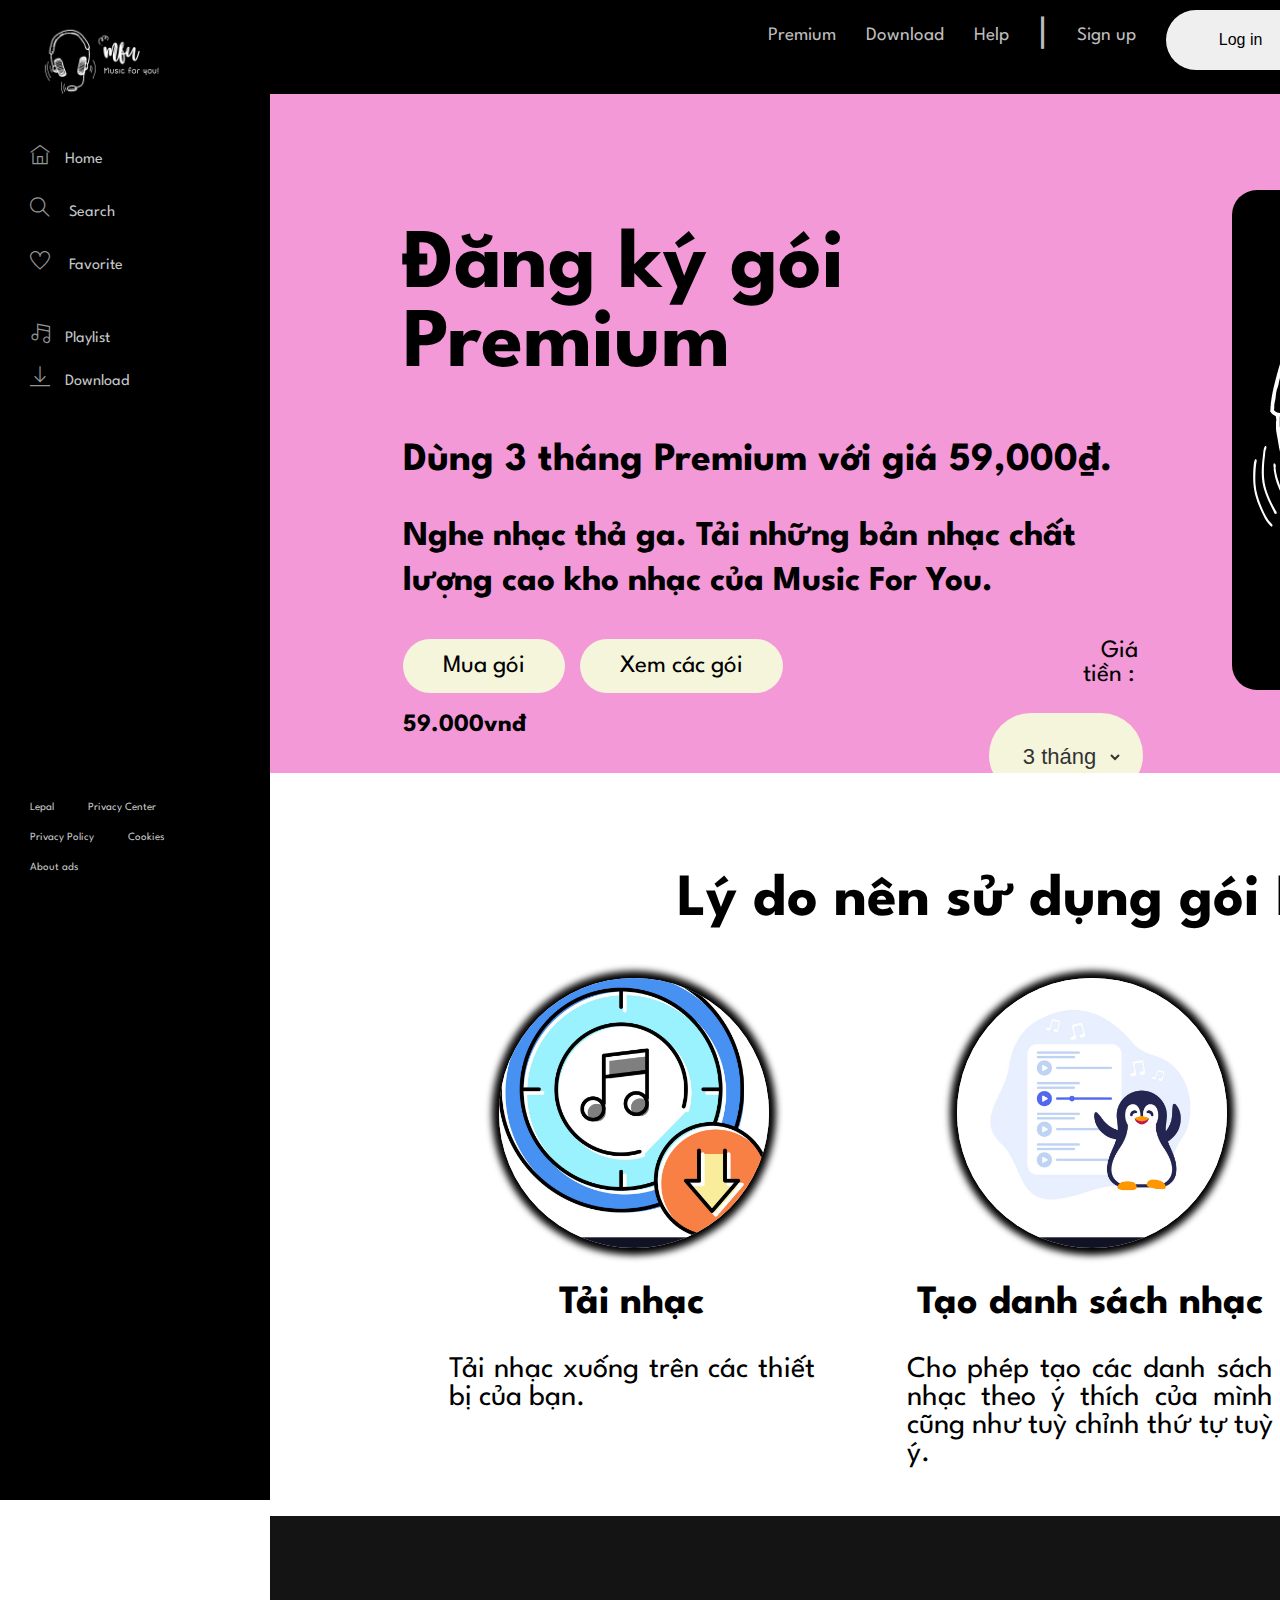
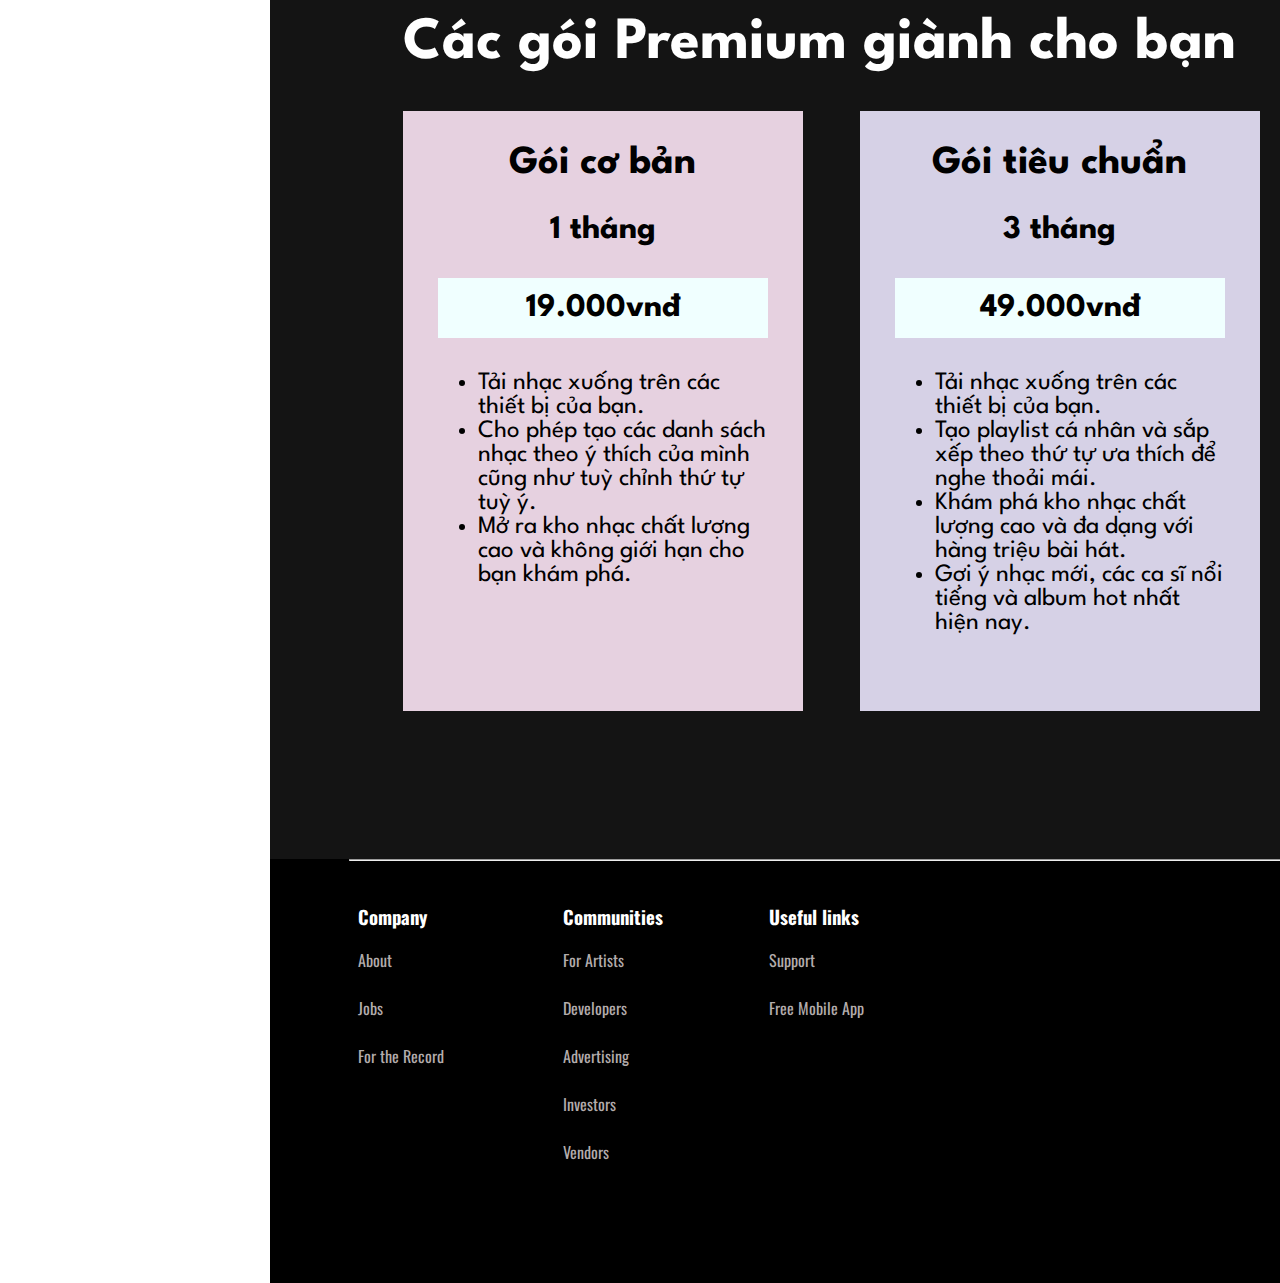
<file: premium1.html>
<!DOCTYPE html>
<html lang="en">

<head>
    <meta charset="UTF-8">
    <meta http-equiv="X-UA-Compatible" content="IE=edge">
    <meta name="viewport" content="width=device-width, initial-scale=1.0">
    <title>MP3 Player</title>
    <link rel="stylesheet" href="acsset/premium.css">
    <link rel="stylesheet" href="acsset/style.css">
    <link rel="stylesheet" href="acsset/reponsive.css">
    <script src="Javascript/struct.js"></script>
    <script src="Javascript/data.js"></script>
    <script src="Javascript/premium.js"></script>
    <link rel="preconn ect" href="https://fonts.googleapis.com">
    <link rel="preconnect" href="http ://fonts.gstatic.com" crossorigin>
    <link href="https://fonts.googleapis.com/css2?family=Poppins:ital,wght@0,300;0,600;1,400&display=swap"
        rel="stylesheet">
    <link rel="stylesheet" href="acsset/themify-icons-font/themify-icons/themify-icons.css">
    <link rel="preconnect" href="https://fonts.googleapis.com">
    <link rel="preconnect" href="https://fonts.gstatic.com" crossorigin>
    <link href="https://fonts.googleapis.com/css2?family=Oswald:wght@300;400&display=swap" rel="stylesheet">
    <link rel="preconnect" href="https://fonts.googleapis.com">
    <link rel="preconnect" href="https://fonts.gstatic.com" crossorigin>
    <link href="https://fonts.googleapis.com/css2?family=Alkatra&family=League+Spartan&display=swap" rel="stylesheet">
</head>

<body>
    <header class="header">
        <a class="login" href="login.html"><button id="login">Log in</button></a>
        <a class="user" id="user"><i class="ti-user"></i><span id="nameuser">Admin</span></a>
        <a class="signup" id="signup" href="signup.html">Sign up</a>
        <p>|</p>
        <a class="help" href="">Help</a>
        <a class="dowload" href="download.html">Download</a>
        <a class="premium" href="premium.html">Premium</a>

        <div class="dialog overlay" id="my-dialog">
            <a class="overlay-close"></a>
            <div class="dialog-body">
                <a class="dialog-close-btn" href="#">&times;</a>
                <a class="search-btn" href="#">&#9906;</a>
                <input id="search" type="text" placeholder=" What do you want to hear?">
            </div>
        </div>
        <div class="repon-header">
            <div class="repon-logo singer-reponlogo">
                <a href="index.html"><img src="acsset/img/Brown cute illustrated Podcast logo.png" alt=""></a>
                <label for="nav-input"><i class="ti-menu"></i></label>
                <input type="checkbox" class="nav-input" id="nav-input">
                <label for="nav-input" class="repon-overlay"></label>
                <!-- <a class="repon-dialog-btn" href="#repon-my-dialog"><i class="ti-search" style="margin: 0;float: left; margin-right: 280px;margin-top: 13px;"></i></a> -->
                <div class="repon-dialog overlay" id="repon-my-dialog">
                    <a class="repon-overlay-close"></a>
                    <div class="repon-dialog-body">
                        <a class="repon-dialog-close-btn" href="#">&times;</a>
                        <input id="repon-search" type="text" placeholder=" What do you want to hear?">
                    </div>
                </div>
                <div class="repon-nav">
                    <nav class="navigation">
                        <label for="nav-input" class="repon-close">
                            <i class="ti-close"></i>
                        </label>

                        <ul id="ul-nav">
                            <li id="loginres"><a href="login.html">Log in</a></li>
                            <li id="signupres"><a href="signup.html">Sign up</a></li>
                            <li style="display: none;" id="userres"><a><i class="ti-user"></i><span id="mameuserres"
                                        style="margin: 0;padding: 0;">Admin</span></a></li><br>
                            <hr style="margin-top: 20px;">
                            <li><a href="">Help</a></li>
                            <li><a href="">Download</a></li>
                            <li><a href="">Premium</a></li>
                            <li><a href="">Privacy</a></li>
                            <li><a href="">Terms</a></li>
                        </ul>
                    </nav>
                </div>
            </div>
    </header>
    <aside class="sidebar">
        <div class="logo">
            <a href="index.html"><img src="acsset/img/Brown cute illustrated Podcast logo.png" alt=""></a><br>
            <div class="home">
                <a href="index.html"><i class="ti-home"></i>Home</a>
            </div>
            <div class="search">
                <a class="dialog-btn" href="#my-dialog"><i class="ti-search"></i> Search</a>
            </div>
            <div class="heart">
                <a href="list.html"><i class="ti-heart"></i> Favorite</a>
            </div>
            <div class="playlist">
                <a href="list-create.html"><i class="ti-music-alt"></i>Playlist</a>
            </div>
            <div class="app">
                <a href=""><i class="ti-download"></i>Download</a>
            </div>
        </div>
        <div class="repon-logo">
            <a href="index.html"><i class="ti-home"></i></a>
            <a class="dialog-btn" href="#my-dialog"><i class="ti-search"></i> </a>
            <a href="list.html"><i class="ti-heart"></i> </a>
            <a href="list-create.html"><i class="ti-music-alt"></i></a>
            <a href=""><i class="ti-download"></i></a>
        </div>
        <div class="rules">
            <a href="">Lepal</a>
            <a href="">Privacy Center</a><br><br>
            <a href="">Privacy Policy</a>
            <a href="">Cookies</a><br><br>
            <a href="">About ads</a>
        </div>
    </aside>
    <main class="main" style="margin-top: 90px;">
        <!-- //////////////////////////////////////////////////////////////////////////////////////////////// V- POP -->
        <div id="popup-container">
            <div id="popup">
                Bạn đã đăng ký gói Premium 3 tháng thành công.
            </div>
        </div>
        <div id="pre">
            <div id="pre-1-1">
                <h1 id="pre-1-1-1">Đăng ký gói Premium</h1>
                <h2 id="pre-1-1-2">Dùng 3 tháng Premium với giá 59,000₫.</h2>
                <h3 id="pre-1-1-3">Nghe nhạc thả ga. Tải những bản nhạc chất lượng cao kho
                    nhạc của Music For You.</h3>
                <div id="pre-1-1-4">
                    Mua gói</div>
                <div id="pre-1-1-5">
                    Xem các gói</div>
                <a id="xemgoi" href="#pre3"></a>
                <span id="pre-1-1-6" class="dropdown">
                    <select name="speed-input" id="month-input" placeholder="1 tháng">
                        <option value="3">3 tháng</option>
                        <option value="1">1 tháng</option>
                        <option value="12">1 năm</option>
                    </select>
                </span>
                <span id="pre-1-1-7">
                    Giá tiền : <b id="giatien">59.000vnđ</b>
                </span>
                <script>
                    const giatien = document.getElementById('month-input');
                    // Lắng nghe sự kiện change của thanh kéo
                    giatien.addEventListener('change', () => {
                        const giatienpremium = giatien.value;
                        if (giatienpremium == 12) {
                            document.getElementById('giatien').innerHTML = "189.000vnđ";
                        }
                        else {
                            if (giatienpremium == 1) {
                                document.getElementById('giatien').innerHTML = "19.000vnđ";
                            }
                            else {
                                document.getElementById('giatien').innerHTML = "59.000vnđ";
                            }
                        }
                    });
                </script>
            </div>
            <div>
                <img src="acsset/img/Brown cute illustrated Podcast logo.png" alt="" id="pre-1-2">
            </div>
        </div>
        <div id="pre2">
            <h1 id="pre-2-1">Lý do nên sử dụng gói Premium
            </h1>
            <div id="pre-2-2">
                <img id="pre-2-2-1" src="acsset/img/premium/download.jpg" alt="">
                <h2 id="pre-2-2-2">Tải nhạc</h2>
                <p id="pre-2-2-3">Tải nhạc xuống trên các thiết bị của bạn.</p>
            </div>
            <div id="pre-2-2">
                <img src="acsset/img/premium/43672475.jpg" alt="" id="pre-2-2-1">
                <h2 id="pre-2-2-2">Tạo danh sách nhạc</h2>
                <p id="pre-2-2-3">Cho phép tạo các danh sách nhạc theo ý thích của mình cũng như tuỳ chỉnh thứ tự tuỳ ý.
                </p>
            </div>
            <div id="pre-2-2">
                <img src="acsset/img/premium/24171544.jpg" alt="" id="pre-2-2-1">
                <h2 id="pre-2-2-2">Kho nhạc</h2>
                <p id="pre-2-2-3">Mở ra kho nhạc chất lượng cao và không giới hạn cho bạn khám phá.</p>
            </div>
        </div>
        <div id="pre3">
            <h1 id="pre-3-1">Các gói Premium giành cho bạn</h1>
            <div id="pre-3-2-a"
                style="width: 330px;height: 600px; float: left; background-color: rgb(230, 209, 224); padding-left: 35px; padding-right: 35px; margin-right: 57px;">
                <h2 style="text-align: center;font-size: 40px;">Gói cơ bản</h2>
                <h2 style="text-align: center;font-size: 33px;">1 tháng</h2>
                <h3
                    style="font-size: 33px;  text-align: center; padding: 15px;padding-left: 40px;padding-right: 40px; background-color: azure;">
                    19.000vnđ</h3>
                <ul style="font-size: 25px;">
                    <li>Tải nhạc xuống trên các thiết bị của bạn.</li>
                    <li>Cho phép tạo các danh sách nhạc theo ý thích của mình cũng như tuỳ chỉnh thứ tự tuỳ ý.</li>
                    <li>Mở ra kho nhạc chất lượng cao và không giới hạn cho bạn khám phá.</li>
                </ul>
            </div>
            <div id="pre-3-2-b"
                style="width: 330px;height: 600px; float: left; background-color: rgb(214, 209, 230); padding-left: 35px; padding-right: 35px; margin-right: 57px;">
                <h2 style="text-align: center;font-size: 40px;">Gói tiêu chuẩn</h2>
                <h2 style="text-align: center;font-size: 33px;">3 tháng</h2>
                <h3
                    style="font-size: 33px;  text-align: center; padding: 15px;padding-left: 40px;padding-right: 40px; background-color: azure;">
                    49.000vnđ</h3>
                <ul style="font-size: 25px;">
                    <li>Tải nhạc xuống trên các thiết bị của bạn.</li>
                    <li>Tạo playlist cá nhân và sắp xếp theo thứ tự ưa thích để nghe thoải mái.</li>
                    <li>Khám phá kho nhạc chất lượng cao và đa dạng với hàng triệu bài hát.</li>
                    <li>Gợi ý nhạc mới, các ca sĩ nổi tiếng và album hot nhất hiện nay.</li>
                </ul>
            </div>
            <div id="pre-3-2-c"
                style="width: 330px;height: 600px; float: left; background-color: rgb(216, 230, 209); padding-left: 35px; padding-right: 35px;">
                <h2 style="text-align: center;font-size: 40px;">Gói cao cấp</h2>
                <h2 style="text-align: center;font-size: 33px;">1 năm</h2>
                <h3
                    style="font-size: 33px;  text-align: center; padding: 15px;padding-left: 40px;padding-right: 40px; background-color: azure;">
                    189.000vnđ</h3>
                <ul style="font-size: 25px;">
                    <li>Tải nhạc xuống trên các thiết bị của bạn.</li>
                    <li>Tạo playlist cá nhân và sắp xếp theo thứ tự ưa thích để nghe thoải mái.</li>
                    <li>Khám phá kho nhạc chất lượng cao và đa dạng với rất nhiều bài hát.</li>
                    <li>Gợi ý nhạc mới, các ca sĩ nổi tiếng và album hot nhất hiện nay.</li>
                </ul>
            </div>
        </div>
        <hr class="repon-hr">
        <footer class="footer">S
            <div class="foot1">
                <h3>Company</h3>
                <a href="">About</a><br><br>
                <a href="">Jobs</a><br><br>
                <a href="">For the Record</a>
            </div>
            <div class="foot2">
                <h3>Communities</h3>
                <a href="">For Artists</a><br><br>
                <a href="">Developers</a><br><br>
                <a href="">Advertising</a><br><br>
                <a href="">Investors</a><br><br>
                <a href="">Vendors</a>
            </div>
            <div class="foot3">
                <h3>Useful links</h3>
                <a href="">Support</a><br><br>
                <a href="">Free Mobile App</a>
            </div>
        </footer>
        <div class="contact">
            <div class="facebook"> <a href=""><i class="ti-facebook"></i></a></div>
            <div class="insta"><a href=""><i class="ti-instagram"></i></a></div>
            <div class="twitter"><a href=""><i class="ti-twitter"></i></a></div>
        </div>
    </main>
</body>

</html>
</file>
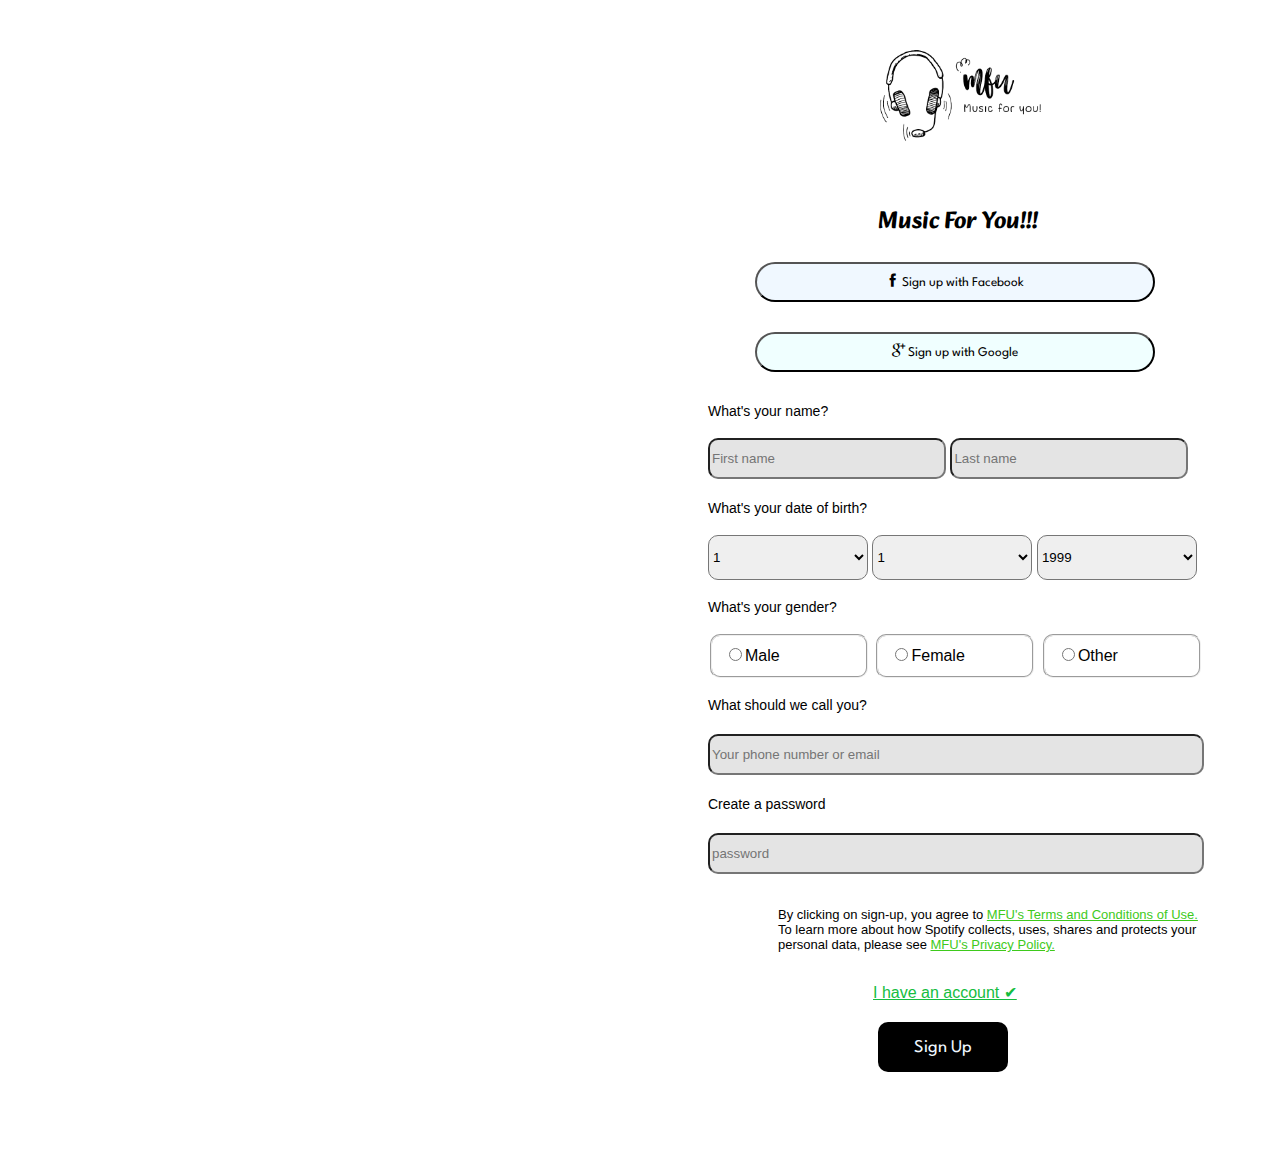
<file: signup.html>
<!DOCTYPE html>
<html lang="en">

<head>
  <meta charset="UTF-8">
  <meta http-equiv="X-UA-Compatible" content="IE=edge">
  <meta name="viewport" content="width=device-width, initial-scale=1.0">
  <title>Đăng ký</title>
  <link rel="stylesheet" href="acsset/signup.css">
  <link rel="stylesheet" href="acsset/reponsive.css">
  <link rel="preconnect" href="https://fonts.googleapis.com">
  <link rel="preconnect" href="https://fonts.gstatic.com" crossorigin>
  <link href="https://fonts.googleapis.com/css2?family=Alkatra&display=swap" rel="stylesheet">
  <link rel="stylesheet" href="acsset/themify-icons-font/themify-icons/themify-icons.css">
  <link rel="preconnect" href="https://fonts.googleapis.com">
  <link rel="preconnect" href="https://fonts.gstatic.com" crossorigin>
  <link href="https://fonts.googleapis.com/css2?family=Oswald:wght@300;400&display=swap" rel="stylesheet">
  <link rel="preconnect" href="https://fonts.googleapis.com">
  <link rel="preconnect" href="https://fonts.gstatic.com" crossorigin>
  <link href="https://fonts.googleapis.com/css2?family=Alkatra&family=League+Spartan&display=swap" rel="stylesheet">
  <script src="Javascript/struct.js">
  </script>
  <script src="https://code.jquery.com/jquery-3.6.0.min.js"></script>
</head>

<body style="font-family: Arial, Helvetica, sans-serif;">
  <div class="wrapper">
    <div class="container">
      <main class="main signup-main">
        <div class="signform">
          <iframe id="hidden_iframe" name="hidden_iframe"
            onload="if(submitted){window.location='index.html';alert('Đăng ký thành công');}"
            style="display: none;"></iframe>
          <form onsubmit="submitted=true;" target="hidden_iframe" class="text-left" role="form" id="ss-form"
            method="GET"
            action="https://script.google.com/macros/s/AKfycbx_UUVQ-Sp_X-xjZ-ggGW_Z4NKtS18JpxNABUDQmo8RVAhUVQcjgH9cVQYVZpSgGQf3zw/exec">
            <div class="register">
              <img src="acsset/img/signup-removebg-preview.png" class="bg-image" alt="" height="500px">
              <h2>Music For You!!!</h2>
              <button name="submit" type="submit" class="signupface"><i class="ti-facebook"></i> <span>Sign up with
                  Facebook</span></button><br>
              <button name="submit" type="submit" class="signupgg"><i class="ti-google"></i> <span>Sign up with
                  Google</span></button><br>
              <label for="gender">What's your name?</label><br><br>
              <input type="text" id="ten" name="First name" placeholder="First name" required>
              <input type="text" id="ho" name="Last name" placeholder="Last name" required><br>
              <label for="gender">What's your date of birth?</label><br><br>
              <select id="day" name="day" required>
                <option value="1">1</option>
                <option value="2">2</option>
                <option value="3">3</option>
                <option value="4">4</option>
                <option value="5">5</option>
                <option value="6">6</option>
                <option value="7">7</option>
                <option value="8">8</option>
                <option value="9">9</option>
                <option value="10">10</option>
                <option value="11">11</option>
                <option value="12">12</option>
                <option value="13">13</option>
                <option value="14">14</option>
                <option value="15">15</option>
                <option value="16">16</option>
                <option value="17">17</option>
                <option value="18">18</option>
                <option value="10">19</option>
                <option value="11">20</option>
                <option value="12">21</option>
                <option value="13">22</option>
                <option value="14">23</option>
                <option value="15">24</option>
                <option value="16">25</option>
                <option value="17">26</option>
                <option value="18">27</option>
                <option value="14">28</option>
                <option value="15">29</option>
                <option value="16">30</option>
                <option value="17">31</option>
              </select>
              <select id="month" name="month" required>
                <option value="1">1</option>
                <option value="2">2</option>
                <option value="3">3</option>
                <option value="4">4</option>
                <option value="5">5</option>
                <option value="6">6</option>
                <option value="7">7</option>
                <option value="8">8</option>
                <option value="9">9</option>
                <option value="10">10</option>
                <option value="11">11</option>
                <option value="12">12</option>
              </select>
              <select id="year" name="year" required>
                <option value="1999">1999</option>
                <option value="2000">2000</option>
                <option value="2001">2001</option>
                <option value="2002">2002</option>
                <option value="2003">2003</option>
                <option value="2004">2004</option>
                <option value="2005">2005</option>
                <option value="2006">2006</option>
                <option value="2007">2007</option>
                <option value="2008">2008</option>
                <option value="2009">2009</option>
                <option value="2010">2010</option>
                <option value="2011">2011</option>
                <option value="2012">2012</option>
                <option value="2013">2013</option>
                <option value="2014">2014</option>
                <option value="2015">2015</option>
                <option value="2016">2016</option>
                <option value="2017">2017</option>
                <option value="2018">2018</option>
                <option value="2019">2019</option>
                <option value="2020">2020</option>
                <option value="2021">2021</option>
                <option value="2022">2022</option>
                <option value="2023">2023</option>
              </select><br><br>
              <label for="">What's your gender? </label><br><br>
              <fieldset>
                <input type="radio" name="gender" id="male" value="Nam" readonly>Male
              </fieldset>
              <fieldset>
                <input type="radio" name="gender" id="female" value="Nữ" required>Female
              </fieldset>
              <fieldset>
                <input type="radio" name="gender" id="choose" value="Order" required>Other
              </fieldset><br><br>
              <label for="gender">What should we call you?</label><br>
              <input type="text" id="email" name="email" placeholder="Your phone number or email" required><br>
              <label for="gender">Create a password</label><br>
              <input type="password" id="password" name="password" placeholder="password" required>
              <p class="provacy">By clicking on sign-up, you agree to <a href=""> MFU's Terms and Conditions of
                  Use.</a><br> To learn more about how Spotify collects, uses, shares and protects your <br> personal
                data, please see <a href=""> MFU's Privacy Policy.</a></p><br>
              <a id="fogotpw" href="login.html">I have an account ✔</a><br>
              <input required type="text" id="check" style="display: none;">
              <button name="submit" type="submit" class="button" id="submit">Sign Up</button>
            </div>
          </form>
        </div>
      </main>
    </div>
  </div>
</body>
<script>
  let user = Array();
  $(document).ready(function () {
    $.getJSON("https://script.google.com/macros/s/AKfycbxkwzs9usTVM5EUVk_x2JFLaxubPTx8IdwnROVfDEC8jndeuxDbRn2GWz7Yb47q9wcJ7g/exec", function (data) {
      $.each(data, function (index, row) {
        user.push(row['email']);
      });
    });
  });
  document.getElementById('submit').addEventListener("click", function () {
    if (validateForm()) {
      saveData();
      document.getElementById('check').value = "true";
    }
  });
  function validateForm() {
    // Lấy giá trị từ các trường input
    const email = document.getElementById('email').value;
    const password = document.getElementById('password').value;
    // Kiểm tra dữ liệu và trả về false nếu không hợp lệ
    if (!isValidEmail(email)) {
      alert('Please enter a valid email address or valid a telephone number.')
      return false;
    }

    if (!isValidPassword(password)) {
      alert('Password must be at least 8 characters long and contain at least one letter and one number.')
      return false;
    }
    if (checkuser()) { }
    else {
      alert('This email or phone number is already in use.');
      return false;
    }
    // Nếu dữ liệu hợp lệ, trả về true để cho phép form được gửi đi
    return true;
  }

  function isValidEmail(email) {
    const emailRegEx = /^[^\s@]+@[^\s@]+\.[^\s@]+$/;
    const phoneRegEx = /^\d{10}$/; // Kiểm tra xem số điện thoại có phải là 10 chữ số không
    return emailRegEx.test(email) || phoneRegEx.test(email);
  }
  function isValidPassword(password) {
    const passwordRegEx = /^(?=.*[A-Za-z])(?=.*\d)[A-Za-z\d]{8,}$/;
    return passwordRegEx.test(password);
  }

  function checkuser() {
    if (user.indexOf(document.getElementById('email').value) == -1) {
      return true;
    }
    else {
      return false;
    }
  }
  function saveData() {
    let login = 1;
    let check = 0;
    let tempt = document.getElementById('ten').value + " " + document.getElementById('ho').value;
    SharedData.setItem("login-data", JSON.stringify({ login: login }));
    SharedData.setItem("name-user", JSON.stringify({ name: tempt }));
    SharedData.setItem("premium", JSON.stringify({ check: check }));
  }
</script>

</html>
</file>
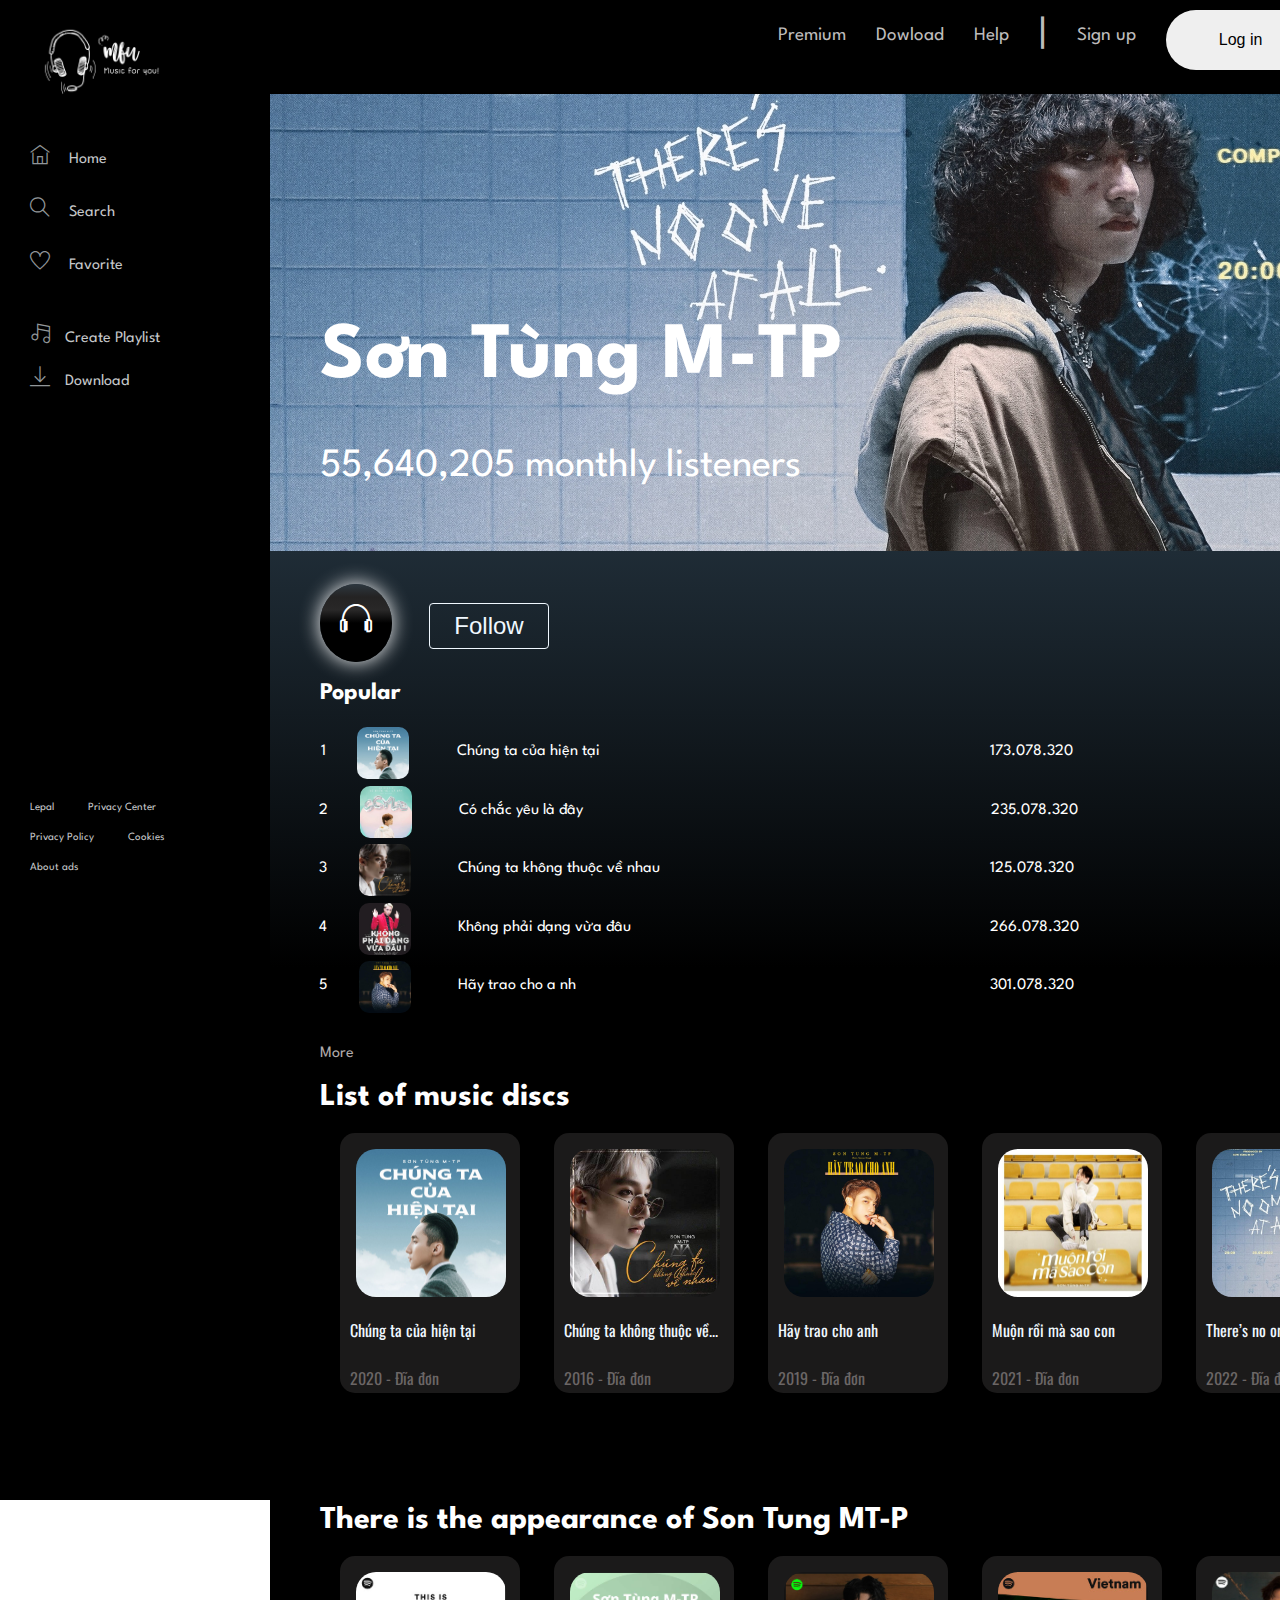
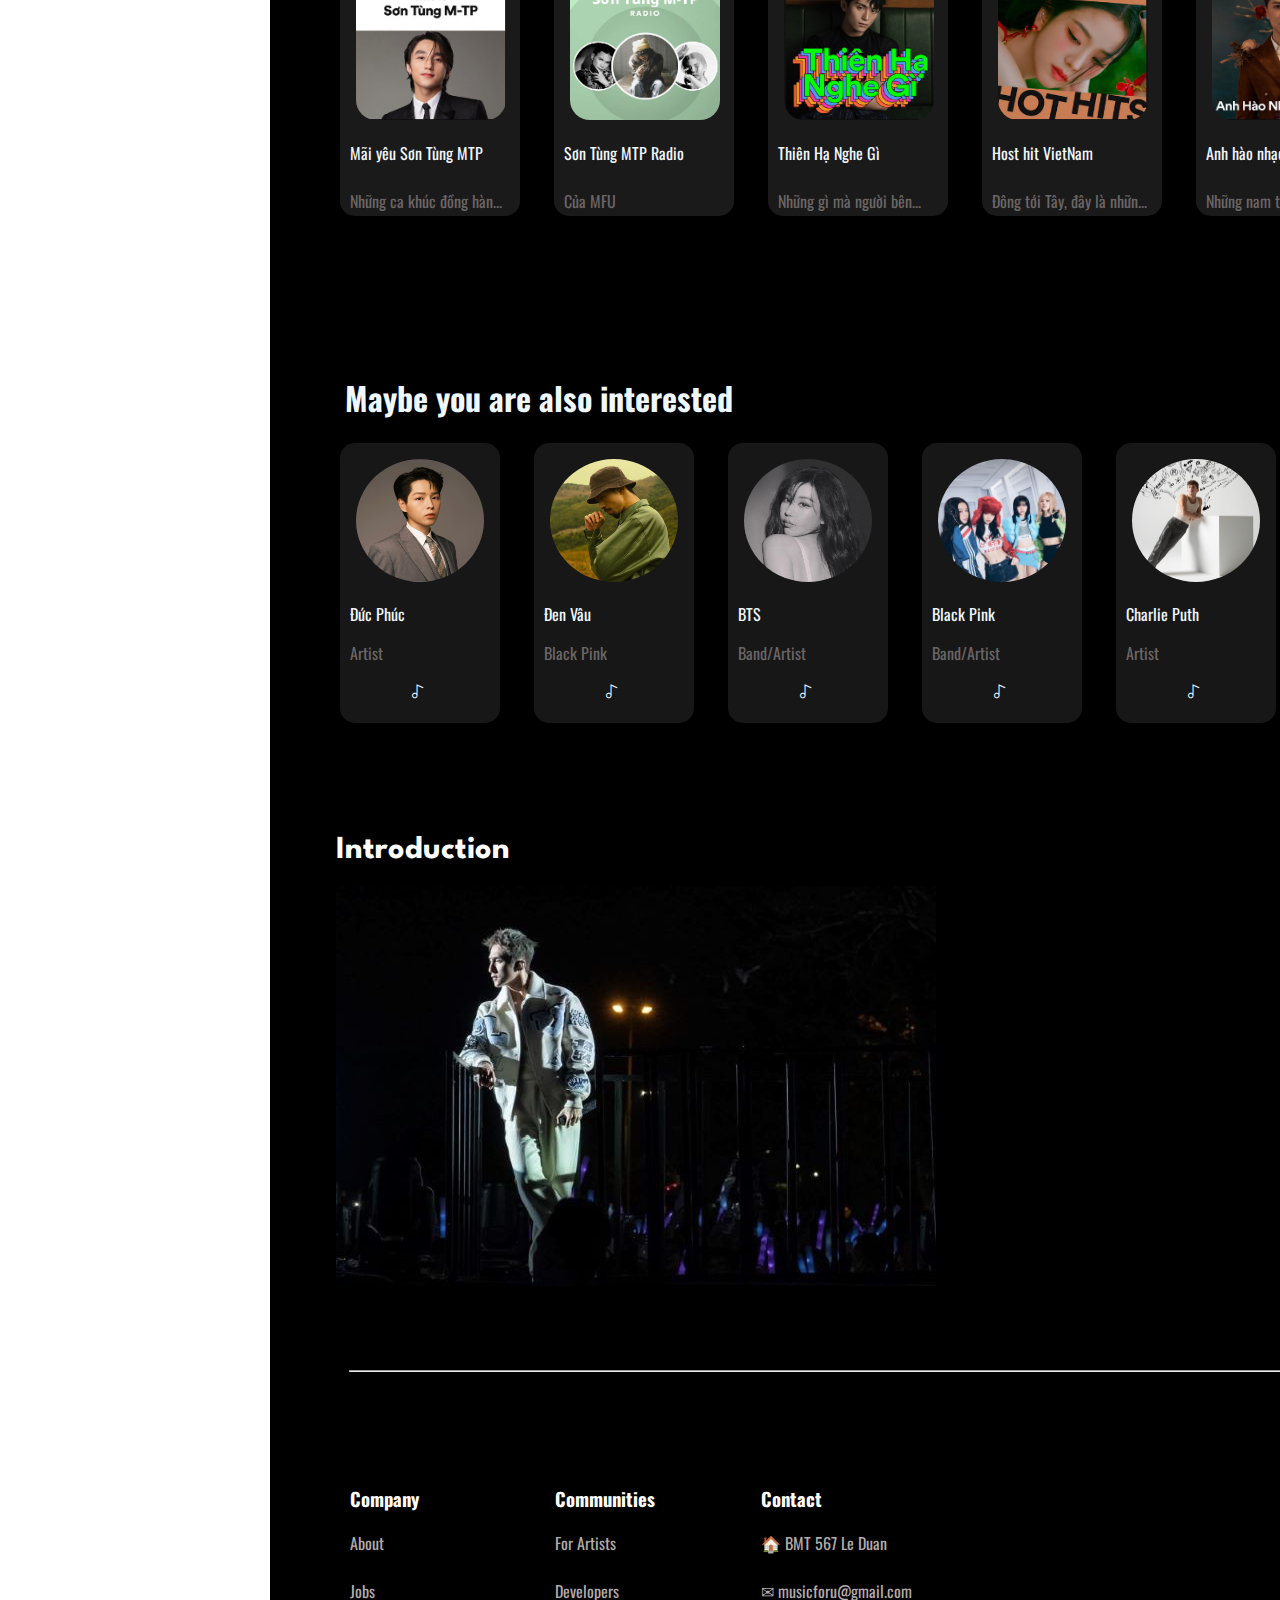
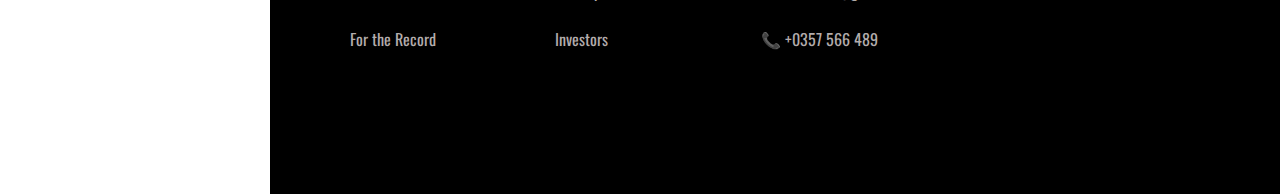
<file: singer.html>
<!DOCTYPE html>
<html lang="en">

<head>
    <meta charset="UTF-8">
    <meta http-equiv="X-UA-Compatible" content="IE=edge">
    <meta name="viewport" content="width=device-width, initial-scale=1.0">
    <title>MP3 Player</title>
    <link rel="stylesheet" href="acsset/style.css">
    <link rel="stylesheet" href="acsset/singer.css">
    <link rel="stylesheet" href="acsset/reponsive.css">
    <script src="Javascript/struct.js"></script>
    <script src="Javascript/data.js"></script>
    <script src="Javascript/data-singer.js"></script>
    <link rel="preconn ect" href="https://fonts.googleapis.com">
    <link rel="preconnect" href="http ://fonts.gstatic.com" crossorigin>
    <link href="https://fonts.googleapis.com/css2?family=Poppins:ital,wght@0,300;0,600;1,400&display=swap"
        rel="stylesheet">
    <link rel="stylesheet" href="acsset/themify-icons-font/themify-icons/themify-icons.css">
    <link rel="preconnect" href="https://fonts.googleapis.com">
    <link rel="preconnect" href="https://fonts.gstatic.com" crossorigin>
    <link href="https://fonts.googleapis.com/css2?family=Oswald:wght@300;400&display=swap" rel="stylesheet">
    <link rel="preconnect" href="https://fonts.googleapis.com">
    <link rel="preconnect" href="https://fonts.gstatic.com" crossorigin>
    <link href="https://fonts.googleapis.com/css2?family=Alkatra&family=League+Spartan&display=swap" rel="stylesheet">
</head>

<body>
    <header class="header">
        <a class="login" href="login.html"><button id="login">Log in</button></a>
        <div class="dropdown">
            <a id="user" class="user"><i class="ti-user"></i><span id="nameuser">Admin</span></a>
            <div class="dropdown-content">
                <button id="logout">Log out</button>
            </div>
        </div>
        <a class="signup" id="signup" href="signup.html">Sign up</a>
        <p>|</p>
        <a class="help" href="help.html">Help</a>
        <a class="dowload" href="download.html">Dowload</a>
        <a class="premium" href="premium.html">Premium</a>

        <div class="dialog overlay" id="my-dialog">
            <a href="#" class="overlay-close"></a>
            <div class="dialog-body">
                <a class="dialog-close-btn" href="#">&times;</a>
                <a class="search-btn" href="#">&#9906;</a>
                <input id="search" type="text" placeholder=" What do you want to hear?">
            </div>
        </div>
        <div class="repon-header">
            <div class="repon-logo">
                <img src="acsset/img/Brown cute illustrated Podcast logo.png" alt="">
                <label for="nav-input"><i class="ti-menu"></i></label>
                <input type="checkbox" class="nav-input" id="nav-input">
                <label for="nav-input" class="repon-overlay"></label>
                <!-- <a class="repon-dialog-btn" href="#repon-my-dialog"><i class="ti-search" style="margin: 0;float: left; margin-right: 280px;margin-top: 13px;"></i></a> -->
                <div class="repon-dialog overlay" id="repon-my-dialog">
                    <a class="repon-overlay-close"></a>
                    <div class="repon-dialog-body">
                        <a class="repon-dialog-close-btn" href="#">&times;</a>
                        <input id="repon-search" type="text" placeholder=" What do you want to hear?">
                    </div>
                </div>
                <div class="repon-nav">
                    <nav class="navigation">
                        <label for="nav-input" class="repon-close">
                            <i class="ti-close"></i>
                        </label>

                        <ul id="ul-nav">
                            <li id="loginres"><a href="login.html">Log in</a></li>
                            <li id="signupres"><a href="signup.html">Sign up</a></li>
                            <li style="display: none;" id="userres"><a><i class="ti-user"></i><span id="mameuserres">Admin</span></a></li><br>
                            <hr style="margin-top: 20px;">
                            <li style="cursor: pointer; display: none;" id="logout1">Log out</li>
                            <li><a href="">Help</a></li>
                            <li><a href="download.html">Download</a></li>
                            <li><a href="premium.html">Premium</a></li>
                            <li><a href="">Privacy</a></li>
                            <li><a href="">Terms</a></li>
                        </ul>
                    </nav>
                </div>
            </div>
    </header>
    <aside class="sidebar">
        <div class="logo">
            <img src="acsset/img/Brown cute illustrated Podcast logo.png" alt=""><br>
            <div class="home">
                <a href="index.html"><i class="ti-home"></i> Home</a>
            </div>
            <div class="search">
                <a class="dialog-btn" href="#my-dialog"><i class="ti-search"></i> Search</a>
            </div>
            <div class="heart">
                <a href="list.html"><i class="ti-heart"></i> Favorite</a>
            </div>
            <div class="playlist">
                <a href="list-create.html"><i class="ti-music-alt"></i>Create Playlist</a>
            </div>
            <div class="app">
                <a href="download.html"><i class="ti-download"></i>Download</a>
            </div>
        </div>
        <div class="repon-logo">
            <a href="index.html"><i class="ti-home"></i></a>
            <a class="dialog-btn" href="#my-dialog"><i class="ti-search"></i> </a>
            <a href="list.html"><i class="ti-heart"></i> </a>
            <a href="list-create.html"><i class="ti-music-alt"></i></a>
            <a href=""><i class="ti-download"></i></a>
        </div>
        <div class="rules">
            <a href="">Lepal</a>
            <a href="">Privacy Center</a><br><br>
            <a href="">Privacy Policy</a>
            <a href="">Cookies</a><br><br>
            <a href="">About ads</a>
        </div>
    </aside>
    <main class="main singer-main">
        <div id="banner">
            <div class="name-artist">
                <h1>Sơn Tùng M-TP</h1>
                <div class="text-des">55,640,205 monthly listeners</div>
            </div>
        </div>
        <div class="playlist-of-singer">
            <div class="listen-all">
                <button id="s0" class="hear"><i class="ti-headphone"></i></button>
                <button class="folow" id="follow-button" onclick="toggleFollowButton()">Follow</button>
            </div>
            <h2>Popular</h2>
            <div class="popular-music" id="s01">
                <div class="song">
                    <p>1</p>
                    <img src="acsset/img/V-POP/chungtacuahientai.jpg" alt="">
                    <div class="name-song">
                        <p>Chúng ta của hiện tại</p>
                    </div>
                    <div class="view">
                        <p>173.078.320</p>
                    </div>
                    <div class="time-song">
                        <p>5:01</p>
                    </div>
                    <div class="like"><i class="ti-heart res-ti-heart" id="ti-heart2"
                            style="font-size: 120%;margin-right: 1.1em;"></i></div>
                </div>
            </div>
            <div class="popular-music1" id="s3">
                <div class="song">
                    <p>2</p>
                    <img src="acsset/img/V-POP/cochacyeuladay.jpg" alt="">
                    <div class="name-song">
                        <p>Có chắc yêu là đây</p>
                    </div>
                    <div class="view">
                        <p>235.078.320</p>
                    </div>
                    <div class="time-song">
                        <p>3:22</p>
                    </div>
                    <div class="like"><i class="ti-heart ti-heart1" id="ti-heart3" style="font-size: 120%;"></i></div>
                </div>
            </div>
            <div class="popular-music1" id="s40">
                <div class="song">
                    <p>3</p>
                    <img src="acsset/img/V-POP/chungtakhongthuocvenhau.jpg" alt="">
                    <div class="name-song">
                        <p>Chúng ta không thuộc về nhau</p>
                    </div>
                    <div class="view">
                        <p>125.078.320</p>
                    </div>
                    <div class="time-song">
                        <p>3:53</p>
                    </div>
                    <div class="like"><i class="ti-heart ti-heart1" id="ti-heart4" style="font-size: 120%;"></i></div>
                </div>
            </div>
            <div class="popular-music1" id="s41">
                <div class="song">
                    <p>4</p>
                    <img src="acsset/img/V-POP/khongphaidangvuadau.jpg" alt="">
                    <div class="name-song">
                        <p>Không phải dạng vừa đâu</p>
                    </div>
                    <div class="view">
                        <p>266.078.320</p>
                    </div>
                    <div class="time-song">
                        <p>4:23</p>
                    </div>
                    <div class="like"><i class="ti-heart ti-heart1" id="ti-heart5" style="font-size: 120%;"></i></div>
                </div>
            </div>
            <div class="popular-music1" id="s42">
                <div class="song">
                    <p>5</p>
                    <img src="acsset/img/V-POP/haytraochoanh.jpg" alt="">
                    <div class="name-song">
                        <p>Hãy trao cho a nh</p>
                    </div>
                    <div class="view">
                        <p>301.078.320</p>
                    </div>
                    <div class="time-song">
                        <p>4:05</p>
                    </div>
                    <div class="like"><i class="ti-heart ti-heart1" id="ti-heart6" style="font-size: 120%;"></i></div>
                </div>
            </div>
            <div class="more"><a href="">More</a></div>
            <div id="popular-song">
                <h1>List of music discs</h1>
                <ul id="discs">
                    <section class="singer-section" id="s33">
                        <li><a href="lyrics.html"><img src="acsset/img/V-POP/chungtacuahientai.jpg" alt=""></a></li>
                        <a>Chúng ta của hiện tại</a><br><br>
                        <a class="singer">2020 - Đĩa đơn</a><br>
                    </section>
                    <section class="singer-section" id="s34">
                        <li><a><img src="acsset/img/V-POP/chungtakhongthuocvenhau.jpg" alt=""></a></li>
                        <a>Chúng ta không thuộc về...</a><br><br>
                        <a class="singer">2016 - Đĩa đơn</a><br>
                    </section>
                    <section class="singer-section" id="s35">
                        <li><a><img src="acsset/img/V-POP/haytraochoanh.jpg" alt=""></a></li>
                        <a>Hãy trao cho anh</a><br><br>
                        <a class="singer">2019 - Đĩa đơn</a><br>
                    </section>
                    <section class="singer-section" id="s36">
                        <li><a><img src="acsset/img/V-POP/muonroimasaocon.jpg" alt=""></a></li>
                        <a>Muộn rồi mà sao con</a><br><br>
                        <a class="singer">2021 - Đĩa đơn</a><br>
                    </section>
                    <section class="singer-section" id="s37">
                        <li><a><img src="acsset/img/V-POP/therearenooneatall.jpg" alt=""></a></li>
                        <a>There’s no one at all</a><br><br>
                        <a class="singer">2022 - Đĩa đơn</a><br>
                    </section>
                    <section class="singer-section" id="s38">
                        <li><a><img src="acsset/img/V-POP/buongdoitaynhaura.jpg" alt=""></a></li>
                        <a>Buông đôi tay nhau ra</a><br><br>
                        <a class="singer">2015 - Đĩa đơn</a><br>
                    </section>
                    <section class="singer-section" id="s39">
                        <li><a><img src="acsset/img/V-POP/amthambenem.jpg" alt=""></a>
                        </li>
                        <a>Âm thầm bên em</a><br><br>
                        <a class="singer">2015 - Đĩa đơn</a><br>
                    </section>
                    <div class="more1"><a href="">More</a></div>
                </ul>
            </div>
            <div id="popular-song">
                <h1>There is the appearance of Son Tung MT-P</h1>
                <ul id="discs">
                    <section class="singer-section" id="s33">
                        <li><a><img src="acsset/img/Appearance/mtp1.png" alt=""></a></li>
                        <a>Mãi yêu Sơn Tùng MTP</a><br><br>
                        <a class="singer">Những ca khúc đồng hàn...</a><br>
                    </section>
                    <section class="singer-section" id="s34">
                        <li><a><img src="acsset/img/Appearance/radiomtp.png" alt=""></a></li>
                        <a>Sơn Tùng MTP Radio</a><br><br>
                        <a class="singer">Của MFU</a><br>
                    </section>
                    <section class="singer-section" id="s35">
                        <li><a><img src="acsset/img/Appearance/thienhanghrgi.png" alt=""></a></li>
                        <a>Thiên Hạ Nghe Gì</a><br><br>
                        <a class="singer">Những gì mà người bên...</a><br>
                    </section>
                    <section class="singer-section" id="s36">
                        <li><a><img src="acsset/img/Appearance/hothit.png" alt=""></a></li>
                        <a>Host hit VietNam</a><br><br>
                        <a class="singer">Đông tới Tây, đây là nhữn...</a><br>
                    </section>
                    <section class="singer-section" id="s37">
                        <li><a><img src="acsset/img/Appearance/Anhhaonhacviet.png" alt=""></a></li>
                        <a>Anh hào nhạc việt</a><br><br>
                        <a class="singer">Những nam thần của làng...</a><br>
                    </section>
                    <section class="singer-section" id="s38">
                        <li><a><img src="acsset/img/Appearance/tienghattiengka.png" alt=""></a></li>
                        <a>Tiếng hát át tiếng Ka</a><br><br>
                        <a class="singer">Hãy để tiếng hát của bạn...</a><br>
                    </section>
                    <section class="singer-section" id="s39">
                        <li><a><img src="acsset/img/Appearance/baihatthapky.png" alt=""></a>
                        </li>
                        <a>Những bài hát hay nhất...</a><br><br>
                        <a class="singer">Một số bài hát hay nhấ...</a><br>
                    </section>
                    <div class="more1"><a href="">More</a></div>
                </ul>
            </div>
            <div id="pop-1">
                <h1>Maybe you are also interested</h1>
                <ul id="popular-singer">
                    <section id="">
                        <li><a href=""><img src="acsset/img/Artist/Ducphuc.jpg" alt=""></a></li>
                        <a>Đức Phúc</a><br><br>
                        <a href="singer.html" class="singer">Artist</a><br>
                        <a href="singer.html"><i class="ti-music"></i></a>
                    </section>
                    <section id="">
                        <li><a><img src="acsset/img/Artist/Đen.jpg" alt=""></a></li>
                        <a>Đen Vâu</a><br><br>
                        <a class="singer">Black Pink</a><br>
                        <a><i class="ti-music"></i></a>
                    </section>
                    <section id="">
                        <li><a><img src="acsset/img/Artist/Min.jpg" alt=""></a></li>
                        <a>BTS</a><br><br>
                        <a class="singer">Band/Artist</a><br>
                        <a><i class="ti-music"></i></a>
                    </section>
                    <section id="s36">
                        <li><a><img src="acsset/img/Artist/BlackPink.jpg" alt=""></a></li>
                        <a>Black Pink</a><br><br>
                        <a class="singer">Band/Artist</a><br>
                        <a><i class="ti-music"></i></a>
                    </section>
                    <section id="">
                        <li><a><img src="acsset/img/Artist/CharliePuth.jpg" alt=""></a></li>
                        <a>Charlie Puth</a><br><br>
                        <a class="singer">Artist</a><br>
                        <a><i class="ti-music"></i></a>
                    </section>
                    <section id="">
                        <li><a><img src="acsset/img/Artist/TaylorSwift.jpg" alt=""></a></li>
                        <a>Taylor Swift</a><br><br>
                        <a class="singer">Artist</a><br>
                        <a><i class="ti-music"></i></a>
                    </section>
                    <section id="">
                        <li><a><img src="acsset/img/Artist/Maroon5.jpg" alt=""></a>
                        </li>
                        <a>Maroon 5</a><br><br>
                        <a class="singer">Band/Artist</a><br>
                        <a><i class="ti-music"></i></a>
                    </section>
                    <section id="">
                        <li><a><img src="acsset/img/Artist/BrunoMars.jpg" alt=""></a></li>
                        <a>Bruno Mars</a><br><br>
                        <a class="singer">Artist</a><br>
                        <a href=""><i class="ti-music"></i></a>
                    </section>
                    <div class="more1"><a href="">More</a></div>
                </ul>
            </div>
            <div class="introduction">
                <h1>Introduction</h1>
                <a class="intro-dialog-btn" href="#singer-dialog"><img id="intro" src="acsset/img/Artist/MTPintro.jpg"
                        alt=""></a>
                <hr>
                <div class="intro-dialog intro-overlay" id="singer-dialog">
                    <a href="#" class="intro-overlay-close"></a>

                    <div class="intro-dialog-body">
                        <a class="intro-dialog-close-btn" href="#intro"><i class="ti-close"></i></a>
                        <img src="acsset/img/Artist/MTPintro.jpg" alt="">
                        <scroll class="scrollbar">
                            <p>Nguyễn Thanh Tùng, born in 1994, known professionally as Sơn Tùng M-TP, is a Vietnamese
                                singer, songwriter,
                                producer, and actor. He is not only known as one of the most successful Vietnamese
                                artists and as the "Prince
                                of V-pop", but also as the Chairman of three self-created companies: M-TP Entertainment,
                                M-TP Talent and M-TP
                                & Friends. He has received many achievements: a MTV Europe Music Award, an Mnet Asian
                                Music Award, appeared on F
                                orbes Vietnam's 2018 30 Under 30 list, and is also the first Vietnamese musician to
                                enter the Billboard Social 50.
                                Up until now, he has already released a total of 25 songs, such as "Cơn mưa ngang qua",
                                "Em của ngày hôm qua", "
                                Âm thầm bên em", and many more. His single "Chạy ngay đi" was released with a music
                                video featuring Thai actress
                                Davika Hoorne, and with a collaboration with rapper Snoop Dogg, he went on and created
                                the big hit "Hãy trao cho
                                anh". After releasing "Có chắc yêu là đây" in 2020, the song became the
                                3rd-most-streamed Youtube premiere at the
                                time with 902,000 live viewers. As we all know, music is, without a doubt, the easiest
                                way to connect people. For
                                Sơn Tùng M-TP, music is everything he ever wanted to offer to the world around him with
                                all his heart and soul.</p>
                            <div class="user"><a href=""><i class="ti-user"></i>Đăng bởi Sơn Tùng MTP</a></div>
                            <div class="singer-contact">
                                <div class="facebook"> <a href=""><i class="ti-facebook"></i></a></div>
                                <div class="insta"><a href=""><i class="ti-instagram"></i></a></div>
                                <div class="twitter"><a href=""><i class="ti-twitter"></i></a></div>
                            </div>
                        </scroll>
                    </div>
                </div>
            </div>
        </div>
        </div>
        <footer class="footer">
            <div class="foot1">
                <h3>Company</h3>
                <a href="">About</a><br><br>
                <a href="">Jobs</a><br><br>
                <a href="">For the Record</a>
            </div>
            <div class="foot2">
                <h3>Communities</h3>
                <a href="">For Artists</a><br><br>
                <a href="">Developers</a><br><br>
                <a href="">Investors</a><br><br>
            </div>
            <div class="foot3">
                <h3>Contact</h3>
                <a href="">🏠 BMT 567 Le Duan </a><br><br>
                <a href="">✉ musicforu@gmail.com </a><br><br>
                <a href="">📞 +0357 566 489</a>
            </div>
        </footer>
        <div class="contact">
            <div class="facebook"> <a href=""><i class="ti-facebook"></i></a></div>
            <div class="insta"><a href=""><i class="ti-instagram"></i></a></div>
            <div class="twitter"><a href=""><i class="ti-twitter"></i></a></div>
        </div>
        <div class="music-player">
            <div id="player">
                <div id="mp3-layer">
                    <img class="musicwave" src="acsset/img/Musicwave.gif" alt="">
                    <img src="acsset/img/V-POP/chungtacuahientai.jpg" alt="" class="anh-tieu-de" id="anh-tieu-de">
                    <h2 class="tieu-de" id="tieude">Chúng ta của hiện tại</h2>
                    <p id="tacgia">Sơn Tùng MTP</p>
                </div>
                <div id="mp3-layer1">
                    <div id="mp3-layer1-2">
                        <button id="previous"><i class="ti-control-skip-backward"></i></button>
                        <button id="backward-btn"><i class="ti-control-backward"></i></button>
                        <button id="play-button"><i id="play-pause-img" class="ti-control-pause"></i></button>
                        <button id="foward-btn"><i class="ti-control-forward"></i></button>
                        <button id="next"><i class="ti-control-skip-forward"></i></button>
                        <i class="ti-heart repon-heart" id="ti-heart" style="font-size: 100%; margin-right: 40px;"></i>
                    </div>
                    <div id="mp3-layer1-3">
                        <div id="progress-bar-container">
                            <div id="progress-bar">
                                <div></div><span id="time-display"></span>
                            </div>
                        </div>
                    </div>
                </div>
                <div id="mp3-layer2">
                    <i class="ti-heart" id="ti-heart1"></i>
                    <label for="speed-input" style="color: white;">Tốc độ:</label>
                    <select name="speed-input" id="speed-input" placeholder="speed">
                        <option value="1">1</option>
                        <option value="0.5">0,5</option>
                        <option value="0.75">0,75</option>
                        <option value="1.25">1,25</option>
                        <option value="1.5">1,5</option>
                        <option value="2">2</option>
                    </select>
                    <br>
                    <label id="" for="volume-slider" style="color: white;"><i class="ti-volume"></i> </label>
                    <input type="range" id="volume-slider" min="0" max="1" step="0.01" value="1">
                </div>
            </div>
        </div>
    </main>
</body>

</html>
</file>
<file: acsset/themify-icons-font/themify-icons/demo-files/demo.css>
body {
	font: normal 1em/1.5em Arial, Helvetica, sans-serif;
	max-width: 90%;
	margin: 30px auto 0;
}
h1, h3 {
	font-weight: normal;
}
h3 {
	font-size: 1.4;
	text-transform: uppercase;
	letter-spacing: 1px;
}

.icon-section {
	margin: 0 0 3em;
	clear: both;
	overflow: hidden;
}
.icon-container {
	width: 240px; 
	padding: .7em 0;
	float: left; 
	position: relative;
	text-align: left;
}
.icon-container [class^="ti-"], 
.icon-container [class*=" ti-"] {
	color: #000;
	position: absolute;
	margin-top: 3px;
	transition: .3s;
}
.icon-container:hover [class^="ti-"],
.icon-container:hover [class*=" ti-"] {
	font-size: 2.2em;
	margin-top: -5px;
}
.icon-container:hover .icon-name {
	color: #000;
}
.icon-name {
	color: #aaa;
	margin-left: 35px;
	font-size: .8em;
	transition: .3s;
}
.icon-container:hover .icon-name {
	margin-left: 45px;
}
</file>
<file: acsset/themify-icons-font/themify-icons/themify-icons.css>
@font-face {
	font-family: 'themify';
	src:url('fonts/themify.eot?-fvbane');
	src:url('fonts/themify.eot?#iefix-fvbane') format('embedded-opentype'),
		url('fonts/themify.woff?-fvbane') format('woff'),
		url('fonts/themify.ttf?-fvbane') format('truetype'),
		url('fonts/themify.svg?-fvbane#themify') format('svg');
	font-weight: normal;
	font-style: normal;
}

[class^="ti-"], [class*=" ti-"] {
	font-family: 'themify';
	speak: none;
	font-style: normal;
	font-weight: normal;
	font-variant: normal;
	text-transform: none;
	line-height: 1;

	/* Better Font Rendering =========== */
	-webkit-font-smoothing: antialiased;
	-moz-osx-font-smoothing: grayscale;
}

.ti-wand:before {
	content: "\e600";
}
.ti-volume:before {
	content: "\e601";
}
.ti-user:before {
	content: "\e602";
}
.ti-unlock:before {
	content: "\e603";
}
.ti-unlink:before {
	content: "\e604";
}
.ti-trash:before {
	content: "\e605";
}
.ti-thought:before {
	content: "\e606";
}
.ti-target:before {
	content: "\e607";
}
.ti-tag:before {
	content: "\e608";
}
.ti-tablet:before {
	content: "\e609";
}
.ti-star:before {
	content: "\e60a";
}
.ti-spray:before {
	content: "\e60b";
}
.ti-signal:before {
	content: "\e60c";
}
.ti-shopping-cart:before {
	content: "\e60d";
}
.ti-shopping-cart-full:before {
	content: "\e60e";
}
.ti-settings:before {
	content: "\e60f";
}
.ti-search:before {
	content: "\e610";
}
.ti-zoom-in:before {
	content: "\e611";
}
.ti-zoom-out:before {
	content: "\e612";
}
.ti-cut:before {
	content: "\e613";
}
.ti-ruler:before {
	content: "\e614";
}
.ti-ruler-pencil:before {
	content: "\e615";
}
.ti-ruler-alt:before {
	content: "\e616";
}
.ti-bookmark:before {
	content: "\e617";
}
.ti-bookmark-alt:before {
	content: "\e618";
}
.ti-reload:before {
	content: "\e619";
}
.ti-plus:before {
	content: "\e61a";
}
.ti-pin:before {
	content: "\e61b";
}
.ti-pencil:before {
	content: "\e61c";
}
.ti-pencil-alt:before {
	content: "\e61d";
}
.ti-paint-roller:before {
	content: "\e61e";
}
.ti-paint-bucket:before {
	content: "\e61f";
}
.ti-na:before {
	content: "\e620";
}
.ti-mobile:before {
	content: "\e621";
}
.ti-minus:before {
	content: "\e622";
}
.ti-medall:before {
	content: "\e623";
}
.ti-medall-alt:before {
	content: "\e624";
}
.ti-marker:before {
	content: "\e625";
}
.ti-marker-alt:before {
	content: "\e626";
}
.ti-arrow-up:before {
	content: "\e627";
}
.ti-arrow-right:before {
	content: "\e628";
}
.ti-arrow-left:before {
	content: "\e629";
}
.ti-arrow-down:before {
	content: "\e62a";
}
.ti-lock:before {
	content: "\e62b";
}
.ti-location-arrow:before {
	content: "\e62c";
}
.ti-link:before {
	content: "\e62d";
}
.ti-layout:before {
	content: "\e62e";
}
.ti-layers:before {
	content: "\e62f";
}
.ti-layers-alt:before {
	content: "\e630";
}
.ti-key:before {
	content: "\e631";
}
.ti-import:before {
	content: "\e632";
}
.ti-image:before {
	content: "\e633";
}
.ti-heart:before {
	content: "\e634";
}
.ti-heart-broken:before {
	content: "\e635";
}
.ti-hand-stop:before {
	content: "\e636";
}
.ti-hand-open:before {
	content: "\e637";
}
.ti-hand-drag:before {
	content: "\e638";
}
.ti-folder:before {
	content: "\e639";
}
.ti-flag:before {
	content: "\e63a";
}
.ti-flag-alt:before {
	content: "\e63b";
}
.ti-flag-alt-2:before {
	content: "\e63c";
}
.ti-eye:before {
	content: "\e63d";
}
.ti-export:before {
	content: "\e63e";
}
.ti-exchange-vertical:before {
	content: "\e63f";
}
.ti-desktop:before {
	content: "\e640";
}
.ti-cup:before {
	content: "\e641";
}
.ti-crown:before {
	content: "\e642";
}
.ti-comments:before {
	content: "\e643";
}
.ti-comment:before {
	content: "\e644";
}
.ti-comment-alt:before {
	content: "\e645";
}
.ti-close:before {
	content: "\e646";
}
.ti-clip:before {
	content: "\e647";
}
.ti-angle-up:before {
	content: "\e648";
}
.ti-angle-right:before {
	content: "\e649";
}
.ti-angle-left:before {
	content: "\e64a";
}
.ti-angle-down:before {
	content: "\e64b";
}
.ti-check:before {
	content: "\e64c";
}
.ti-check-box:before {
	content: "\e64d";
}
.ti-camera:before {
	content: "\e64e";
}
.ti-announcement:before {
	content: "\e64f";
}
.ti-brush:before {
	content: "\e650";
}
.ti-briefcase:before {
	content: "\e651";
}
.ti-bolt:before {
	content: "\e652";
}
.ti-bolt-alt:before {
	content: "\e653";
}
.ti-blackboard:before {
	content: "\e654";
}
.ti-bag:before {
	content: "\e655";
}
.ti-move:before {
	content: "\e656";
}
.ti-arrows-vertical:before {
	content: "\e657";
}
.ti-arrows-horizontal:before {
	content: "\e658";
}
.ti-fullscreen:before {
	content: "\e659";
}
.ti-arrow-top-right:before {
	content: "\e65a";
}
.ti-arrow-top-left:before {
	content: "\e65b";
}
.ti-arrow-circle-up:before {
	content: "\e65c";
}
.ti-arrow-circle-right:before {
	content: "\e65d";
}
.ti-arrow-circle-left:before {
	content: "\e65e";
}
.ti-arrow-circle-down:before {
	content: "\e65f";
}
.ti-angle-double-up:before {
	content: "\e660";
}
.ti-angle-double-right:before {
	content: "\e661";
}
.ti-angle-double-left:before {
	content: "\e662";
}
.ti-angle-double-down:before {
	content: "\e663";
}
.ti-zip:before {
	content: "\e664";
}
.ti-world:before {
	content: "\e665";
}
.ti-wheelchair:before {
	content: "\e666";
}
.ti-view-list:before {
	content: "\e667";
}
.ti-view-list-alt:before {
	content: "\e668";
}
.ti-view-grid:before {
	content: "\e669";
}
.ti-uppercase:before {
	content: "\e66a";
}
.ti-upload:before {
	content: "\e66b";
}
.ti-underline:before {
	content: "\e66c";
}
.ti-truck:before {
	content: "\e66d";
}
.ti-timer:before {
	content: "\e66e";
}
.ti-ticket:before {
	content: "\e66f";
}
.ti-thumb-up:before {
	content: "\e670";
}
.ti-thumb-down:before {
	content: "\e671";
}
.ti-text:before {
	content: "\e672";
}
.ti-stats-up:before {
	content: "\e673";
}
.ti-stats-down:before {
	content: "\e674";
}
.ti-split-v:before {
	content: "\e675";
}
.ti-split-h:before {
	content: "\e676";
}
.ti-smallcap:before {
	content: "\e677";
}
.ti-shine:before {
	content: "\e678";
}
.ti-shift-right:before {
	content: "\e679";
}
.ti-shift-left:before {
	content: "\e67a";
}
.ti-shield:before {
	content: "\e67b";
}
.ti-notepad:before {
	content: "\e67c";
}
.ti-server:before {
	content: "\e67d";
}
.ti-quote-right:before {
	content: "\e67e";
}
.ti-quote-left:before {
	content: "\e67f";
}
.ti-pulse:before {
	content: "\e680";
}
.ti-printer:before {
	content: "\e681";
}
.ti-power-off:before {
	content: "\e682";
}
.ti-plug:before {
	content: "\e683";
}
.ti-pie-chart:before {
	content: "\e684";
}
.ti-paragraph:before {
	content: "\e685";
}
.ti-panel:before {
	content: "\e686";
}
.ti-package:before {
	content: "\e687";
}
.ti-music:before {
	content: "\e688";
}
.ti-music-alt:before {
	content: "\e689";
}
.ti-mouse:before {
	content: "\e68a";
}
.ti-mouse-alt:before {
	content: "\e68b";
}
.ti-money:before {
	content: "\e68c";
}
.ti-microphone:before {
	content: "\e68d";
}
.ti-menu:before {
	content: "\e68e";
}
.ti-menu-alt:before {
	content: "\e68f";
}
.ti-map:before {
	content: "\e690";
}
.ti-map-alt:before {
	content: "\e691";
}
.ti-loop:before {
	content: "\e692";
}
.ti-location-pin:before {
	content: "\e693";
}
.ti-list:before {
	content: "\e694";
}
.ti-light-bulb:before {
	content: "\e695";
}
.ti-Italic:before {
	content: "\e696";
}
.ti-info:before {
	content: "\e697";
}
.ti-infinite:before {
	content: "\e698";
}
.ti-id-badge:before {
	content: "\e699";
}
.ti-hummer:before {
	content: "\e69a";
}
.ti-home:before {
	content: "\e69b";
}
.ti-help:before {
	content: "\e69c";
}
.ti-headphone:before {
	content: "\e69d";
}
.ti-harddrives:before {
	content: "\e69e";
}
.ti-harddrive:before {
	content: "\e69f";
}
.ti-gift:before {
	content: "\e6a0";
}
.ti-game:before {
	content: "\e6a1";
}
.ti-filter:before {
	content: "\e6a2";
}
.ti-files:before {
	content: "\e6a3";
}
.ti-file:before {
	content: "\e6a4";
}
.ti-eraser:before {
	content: "\e6a5";
}
.ti-envelope:before {
	content: "\e6a6";
}
.ti-download:before {
	content: "\e6a7";
}
.ti-direction:before {
	content: "\e6a8";
}
.ti-direction-alt:before {
	content: "\e6a9";
}
.ti-dashboard:before {
	content: "\e6aa";
}
.ti-control-stop:before {
	content: "\e6ab";
}
.ti-control-shuffle:before {
	content: "\e6ac";
}
.ti-control-play:before {
	content: "\e6ad";
}
.ti-control-pause:before {
	content: "\e6ae";
}
.ti-control-forward:before {
	content: "\e6af";
}
.ti-control-backward:before {
	content: "\e6b0";
}
.ti-cloud:before {
	content: "\e6b1";
}
.ti-cloud-up:before {
	content: "\e6b2";
}
.ti-cloud-down:before {
	content: "\e6b3";
}
.ti-clipboard:before {
	content: "\e6b4";
}
.ti-car:before {
	content: "\e6b5";
}
.ti-calendar:before {
	content: "\e6b6";
}
.ti-book:before {
	content: "\e6b7";
}
.ti-bell:before {
	content: "\e6b8";
}
.ti-basketball:before {
	content: "\e6b9";
}
.ti-bar-chart:before {
	content: "\e6ba";
}
.ti-bar-chart-alt:before {
	content: "\e6bb";
}
.ti-back-right:before {
	content: "\e6bc";
}
.ti-back-left:before {
	content: "\e6bd";
}
.ti-arrows-corner:before {
	content: "\e6be";
}
.ti-archive:before {
	content: "\e6bf";
}
.ti-anchor:before {
	content: "\e6c0";
}
.ti-align-right:before {
	content: "\e6c1";
}
.ti-align-left:before {
	content: "\e6c2";
}
.ti-align-justify:before {
	content: "\e6c3";
}
.ti-align-center:before {
	content: "\e6c4";
}
.ti-alert:before {
	content: "\e6c5";
}
.ti-alarm-clock:before {
	content: "\e6c6";
}
.ti-agenda:before {
	content: "\e6c7";
}
.ti-write:before {
	content: "\e6c8";
}
.ti-window:before {
	content: "\e6c9";
}
.ti-widgetized:before {
	content: "\e6ca";
}
.ti-widget:before {
	content: "\e6cb";
}
.ti-widget-alt:before {
	content: "\e6cc";
}
.ti-wallet:before {
	content: "\e6cd";
}
.ti-video-clapper:before {
	content: "\e6ce";
}
.ti-video-camera:before {
	content: "\e6cf";
}
.ti-vector:before {
	content: "\e6d0";
}
.ti-themify-logo:before {
	content: "\e6d1";
}
.ti-themify-favicon:before {
	content: "\e6d2";
}
.ti-themify-favicon-alt:before {
	content: "\e6d3";
}
.ti-support:before {
	content: "\e6d4";
}
.ti-stamp:before {
	content: "\e6d5";
}
.ti-split-v-alt:before {
	content: "\e6d6";
}
.ti-slice:before {
	content: "\e6d7";
}
.ti-shortcode:before {
	content: "\e6d8";
}
.ti-shift-right-alt:before {
	content: "\e6d9";
}
.ti-shift-left-alt:before {
	content: "\e6da";
}
.ti-ruler-alt-2:before {
	content: "\e6db";
}
.ti-receipt:before {
	content: "\e6dc";
}
.ti-pin2:before {
	content: "\e6dd";
}
.ti-pin-alt:before {
	content: "\e6de";
}
.ti-pencil-alt2:before {
	content: "\e6df";
}
.ti-palette:before {
	content: "\e6e0";
}
.ti-more:before {
	content: "\e6e1";
}
.ti-more-alt:before {
	content: "\e6e2";
}
.ti-microphone-alt:before {
	content: "\e6e3";
}
.ti-magnet:before {
	content: "\e6e4";
}
.ti-line-double:before {
	content: "\e6e5";
}
.ti-line-dotted:before {
	content: "\e6e6";
}
.ti-line-dashed:before {
	content: "\e6e7";
}
.ti-layout-width-full:before {
	content: "\e6e8";
}
.ti-layout-width-default:before {
	content: "\e6e9";
}
.ti-layout-width-default-alt:before {
	content: "\e6ea";
}
.ti-layout-tab:before {
	content: "\e6eb";
}
.ti-layout-tab-window:before {
	content: "\e6ec";
}
.ti-layout-tab-v:before {
	content: "\e6ed";
}
.ti-layout-tab-min:before {
	content: "\e6ee";
}
.ti-layout-slider:before {
	content: "\e6ef";
}
.ti-layout-slider-alt:before {
	content: "\e6f0";
}
.ti-layout-sidebar-right:before {
	content: "\e6f1";
}
.ti-layout-sidebar-none:before {
	content: "\e6f2";
}
.ti-layout-sidebar-left:before {
	content: "\e6f3";
}
.ti-layout-placeholder:before {
	content: "\e6f4";
}
.ti-layout-menu:before {
	content: "\e6f5";
}
.ti-layout-menu-v:before {
	content: "\e6f6";
}
.ti-layout-menu-separated:before {
	content: "\e6f7";
}
.ti-layout-menu-full:before {
	content: "\e6f8";
}
.ti-layout-media-right-alt:before {
	content: "\e6f9";
}
.ti-layout-media-right:before {
	content: "\e6fa";
}
.ti-layout-media-overlay:before {
	content: "\e6fb";
}
.ti-layout-media-overlay-alt:before {
	content: "\e6fc";
}
.ti-layout-media-overlay-alt-2:before {
	content: "\e6fd";
}
.ti-layout-media-left-alt:before {
	content: "\e6fe";
}
.ti-layout-media-left:before {
	content: "\e6ff";
}
.ti-layout-media-center-alt:before {
	content: "\e700";
}
.ti-layout-media-center:before {
	content: "\e701";
}
.ti-layout-list-thumb:before {
	content: "\e702";
}
.ti-layout-list-thumb-alt:before {
	content: "\e703";
}
.ti-layout-list-post:before {
	content: "\e704";
}
.ti-layout-list-large-image:before {
	content: "\e705";
}
.ti-layout-line-solid:before {
	content: "\e706";
}
.ti-layout-grid4:before {
	content: "\e707";
}
.ti-layout-grid3:before {
	content: "\e708";
}
.ti-layout-grid2:before {
	content: "\e709";
}
.ti-layout-grid2-thumb:before {
	content: "\e70a";
}
.ti-layout-cta-right:before {
	content: "\e70b";
}
.ti-layout-cta-left:before {
	content: "\e70c";
}
.ti-layout-cta-center:before {
	content: "\e70d";
}
.ti-layout-cta-btn-right:before {
	content: "\e70e";
}
.ti-layout-cta-btn-left:before {
	content: "\e70f";
}
.ti-layout-column4:before {
	content: "\e710";
}
.ti-layout-column3:before {
	content: "\e711";
}
.ti-layout-column2:before {
	content: "\e712";
}
.ti-layout-accordion-separated:before {
	content: "\e713";
}
.ti-layout-accordion-merged:before {
	content: "\e714";
}
.ti-layout-accordion-list:before {
	content: "\e715";
}
.ti-ink-pen:before {
	content: "\e716";
}
.ti-info-alt:before {
	content: "\e717";
}
.ti-help-alt:before {
	content: "\e718";
}
.ti-headphone-alt:before {
	content: "\e719";
}
.ti-hand-point-up:before {
	content: "\e71a";
}
.ti-hand-point-right:before {
	content: "\e71b";
}
.ti-hand-point-left:before {
	content: "\e71c";
}
.ti-hand-point-down:before {
	content: "\e71d";
}
.ti-gallery:before {
	content: "\e71e";
}
.ti-face-smile:before {
	content: "\e71f";
}
.ti-face-sad:before {
	content: "\e720";
}
.ti-credit-card:before {
	content: "\e721";
}
.ti-control-skip-forward:before {
	content: "\e722";
}
.ti-control-skip-backward:before {
	content: "\e723";
}
.ti-control-record:before {
	content: "\e724";
}
.ti-control-eject:before {
	content: "\e725";
}
.ti-comments-smiley:before {
	content: "\e726";
}
.ti-brush-alt:before {
	content: "\e727";
}
.ti-youtube:before {
	content: "\e728";
}
.ti-vimeo:before {
	content: "\e729";
}
.ti-twitter:before {
	content: "\e72a";
}
.ti-time:before {
	content: "\e72b";
}
.ti-tumblr:before {
	content: "\e72c";
}
.ti-skype:before {
	content: "\e72d";
}
.ti-share:before {
	content: "\e72e";
}
.ti-share-alt:before {
	content: "\e72f";
}
.ti-rocket:before {
	content: "\e730";
}
.ti-pinterest:before {
	content: "\e731";
}
.ti-new-window:before {
	content: "\e732";
}
.ti-microsoft:before {
	content: "\e733";
}
.ti-list-ol:before {
	content: "\e734";
}
.ti-linkedin:before {
	content: "\e735";
}
.ti-layout-sidebar-2:before {
	content: "\e736";
}
.ti-layout-grid4-alt:before {
	content: "\e737";
}
.ti-layout-grid3-alt:before {
	content: "\e738";
}
.ti-layout-grid2-alt:before {
	content: "\e739";
}
.ti-layout-column4-alt:before {
	content: "\e73a";
}
.ti-layout-column3-alt:before {
	content: "\e73b";
}
.ti-layout-column2-alt:before {
	content: "\e73c";
}
.ti-instagram:before {
	content: "\e73d";
}
.ti-google:before {
	content: "\e73e";
}
.ti-github:before {
	content: "\e73f";
}
.ti-flickr:before {
	content: "\e740";
}
.ti-facebook:before {
	content: "\e741";
}
.ti-dropbox:before {
	content: "\e742";
}
.ti-dribbble:before {
	content: "\e743";
}
.ti-apple:before {
	content: "\e744";
}
.ti-android:before {
	content: "\e745";
}
.ti-save:before {
	content: "\e746";
}
.ti-save-alt:before {
	content: "\e747";
}
.ti-yahoo:before {
	content: "\e748";
}
.ti-wordpress:before {
	content: "\e749";
}
.ti-vimeo-alt:before {
	content: "\e74a";
}
.ti-twitter-alt:before {
	content: "\e74b";
}
.ti-tumblr-alt:before {
	content: "\e74c";
}
.ti-trello:before {
	content: "\e74d";
}
.ti-stack-overflow:before {
	content: "\e74e";
}
.ti-soundcloud:before {
	content: "\e74f";
}
.ti-sharethis:before {
	content: "\e750";
}
.ti-sharethis-alt:before {
	content: "\e751";
}
.ti-reddit:before {
	content: "\e752";
}
.ti-pinterest-alt:before {
	content: "\e753";
}
.ti-microsoft-alt:before {
	content: "\e754";
}
.ti-linux:before {
	content: "\e755";
}
.ti-jsfiddle:before {
	content: "\e756";
}
.ti-joomla:before {
	content: "\e757";
}
.ti-html5:before {
	content: "\e758";
}
.ti-flickr-alt:before {
	content: "\e759";
}
.ti-email:before {
	content: "\e75a";
}
.ti-drupal:before {
	content: "\e75b";
}
.ti-dropbox-alt:before {
	content: "\e75c";
}
.ti-css3:before {
	content: "\e75d";
}
.ti-rss:before {
	content: "\e75e";
}
.ti-rss-alt:before {
	content: "\e75f";
}
</file>
<file: acsset/themify-icons-font/themify-icons/ie7/ie7.css>
.ti-wand {
	*zoom: expression(this.runtimeStyle['zoom'] = '1', this.innerHTML = '&#xe600;');
}
.ti-volume {
	*zoom: expression(this.runtimeStyle['zoom'] = '1', this.innerHTML = '&#xe601;');
}
.ti-user {
	*zoom: expression(this.runtimeStyle['zoom'] = '1', this.innerHTML = '&#xe602;');
}
.ti-unlock {
	*zoom: expression(this.runtimeStyle['zoom'] = '1', this.innerHTML = '&#xe603;');
}
.ti-unlink {
	*zoom: expression(this.runtimeStyle['zoom'] = '1', this.innerHTML = '&#xe604;');
}
.ti-trash {
	*zoom: expression(this.runtimeStyle['zoom'] = '1', this.innerHTML = '&#xe605;');
}
.ti-thought {
	*zoom: expression(this.runtimeStyle['zoom'] = '1', this.innerHTML = '&#xe606;');
}
.ti-target {
	*zoom: expression(this.runtimeStyle['zoom'] = '1', this.innerHTML = '&#xe607;');
}
.ti-tag {
	*zoom: expression(this.runtimeStyle['zoom'] = '1', this.innerHTML = '&#xe608;');
}
.ti-tablet {
	*zoom: expression(this.runtimeStyle['zoom'] = '1', this.innerHTML = '&#xe609;');
}
.ti-star {
	*zoom: expression(this.runtimeStyle['zoom'] = '1', this.innerHTML = '&#xe60a;');
}
.ti-spray {
	*zoom: expression(this.runtimeStyle['zoom'] = '1', this.innerHTML = '&#xe60b;');
}
.ti-signal {
	*zoom: expression(this.runtimeStyle['zoom'] = '1', this.innerHTML = '&#xe60c;');
}
.ti-shopping-cart {
	*zoom: expression(this.runtimeStyle['zoom'] = '1', this.innerHTML = '&#xe60d;');
}
.ti-shopping-cart-full {
	*zoom: expression(this.runtimeStyle['zoom'] = '1', this.innerHTML = '&#xe60e;');
}
.ti-settings {
	*zoom: expression(this.runtimeStyle['zoom'] = '1', this.innerHTML = '&#xe60f;');
}
.ti-search {
	*zoom: expression(this.runtimeStyle['zoom'] = '1', this.innerHTML = '&#xe610;');
}
.ti-zoom-in {
	*zoom: expression(this.runtimeStyle['zoom'] = '1', this.innerHTML = '&#xe611;');
}
.ti-zoom-out {
	*zoom: expression(this.runtimeStyle['zoom'] = '1', this.innerHTML = '&#xe612;');
}
.ti-cut {
	*zoom: expression(this.runtimeStyle['zoom'] = '1', this.innerHTML = '&#xe613;');
}
.ti-ruler {
	*zoom: expression(this.runtimeStyle['zoom'] = '1', this.innerHTML = '&#xe614;');
}
.ti-ruler-pencil {
	*zoom: expression(this.runtimeStyle['zoom'] = '1', this.innerHTML = '&#xe615;');
}
.ti-ruler-alt {
	*zoom: expression(this.runtimeStyle['zoom'] = '1', this.innerHTML = '&#xe616;');
}
.ti-bookmark {
	*zoom: expression(this.runtimeStyle['zoom'] = '1', this.innerHTML = '&#xe617;');
}
.ti-bookmark-alt {
	*zoom: expression(this.runtimeStyle['zoom'] = '1', this.innerHTML = '&#xe618;');
}
.ti-reload {
	*zoom: expression(this.runtimeStyle['zoom'] = '1', this.innerHTML = '&#xe619;');
}
.ti-plus {
	*zoom: expression(this.runtimeStyle['zoom'] = '1', this.innerHTML = '&#xe61a;');
}
.ti-pin {
	*zoom: expression(this.runtimeStyle['zoom'] = '1', this.innerHTML = '&#xe61b;');
}
.ti-pencil {
	*zoom: expression(this.runtimeStyle['zoom'] = '1', this.innerHTML = '&#xe61c;');
}
.ti-pencil-alt {
	*zoom: expression(this.runtimeStyle['zoom'] = '1', this.innerHTML = '&#xe61d;');
}
.ti-paint-roller {
	*zoom: expression(this.runtimeStyle['zoom'] = '1', this.innerHTML = '&#xe61e;');
}
.ti-paint-bucket {
	*zoom: expression(this.runtimeStyle['zoom'] = '1', this.innerHTML = '&#xe61f;');
}
.ti-na {
	*zoom: expression(this.runtimeStyle['zoom'] = '1', this.innerHTML = '&#xe620;');
}
.ti-mobile {
	*zoom: expression(this.runtimeStyle['zoom'] = '1', this.innerHTML = '&#xe621;');
}
.ti-minus {
	*zoom: expression(this.runtimeStyle['zoom'] = '1', this.innerHTML = '&#xe622;');
}
.ti-medall {
	*zoom: expression(this.runtimeStyle['zoom'] = '1', this.innerHTML = '&#xe623;');
}
.ti-medall-alt {
	*zoom: expression(this.runtimeStyle['zoom'] = '1', this.innerHTML = '&#xe624;');
}
.ti-marker {
	*zoom: expression(this.runtimeStyle['zoom'] = '1', this.innerHTML = '&#xe625;');
}
.ti-marker-alt {
	*zoom: expression(this.runtimeStyle['zoom'] = '1', this.innerHTML = '&#xe626;');
}
.ti-arrow-up {
	*zoom: expression(this.runtimeStyle['zoom'] = '1', this.innerHTML = '&#xe627;');
}
.ti-arrow-right {
	*zoom: expression(this.runtimeStyle['zoom'] = '1', this.innerHTML = '&#xe628;');
}
.ti-arrow-left {
	*zoom: expression(this.runtimeStyle['zoom'] = '1', this.innerHTML = '&#xe629;');
}
.ti-arrow-down {
	*zoom: expression(this.runtimeStyle['zoom'] = '1', this.innerHTML = '&#xe62a;');
}
.ti-lock {
	*zoom: expression(this.runtimeStyle['zoom'] = '1', this.innerHTML = '&#xe62b;');
}
.ti-location-arrow {
	*zoom: expression(this.runtimeStyle['zoom'] = '1', this.innerHTML = '&#xe62c;');
}
.ti-link {
	*zoom: expression(this.runtimeStyle['zoom'] = '1', this.innerHTML = '&#xe62d;');
}
.ti-layout {
	*zoom: expression(this.runtimeStyle['zoom'] = '1', this.innerHTML = '&#xe62e;');
}
.ti-layers {
	*zoom: expression(this.runtimeStyle['zoom'] = '1', this.innerHTML = '&#xe62f;');
}
.ti-layers-alt {
	*zoom: expression(this.runtimeStyle['zoom'] = '1', this.innerHTML = '&#xe630;');
}
.ti-key {
	*zoom: expression(this.runtimeStyle['zoom'] = '1', this.innerHTML = '&#xe631;');
}
.ti-import {
	*zoom: expression(this.runtimeStyle['zoom'] = '1', this.innerHTML = '&#xe632;');
}
.ti-image {
	*zoom: expression(this.runtimeStyle['zoom'] = '1', this.innerHTML = '&#xe633;');
}
.ti-heart {
	*zoom: expression(this.runtimeStyle['zoom'] = '1', this.innerHTML = '&#xe634;');
}
.ti-heart-broken {
	*zoom: expression(this.runtimeStyle['zoom'] = '1', this.innerHTML = '&#xe635;');
}
.ti-hand-stop {
	*zoom: expression(this.runtimeStyle['zoom'] = '1', this.innerHTML = '&#xe636;');
}
.ti-hand-open {
	*zoom: expression(this.runtimeStyle['zoom'] = '1', this.innerHTML = '&#xe637;');
}
.ti-hand-drag {
	*zoom: expression(this.runtimeStyle['zoom'] = '1', this.innerHTML = '&#xe638;');
}
.ti-folder {
	*zoom: expression(this.runtimeStyle['zoom'] = '1', this.innerHTML = '&#xe639;');
}
.ti-flag {
	*zoom: expression(this.runtimeStyle['zoom'] = '1', this.innerHTML = '&#xe63a;');
}
.ti-flag-alt {
	*zoom: expression(this.runtimeStyle['zoom'] = '1', this.innerHTML = '&#xe63b;');
}
.ti-flag-alt-2 {
	*zoom: expression(this.runtimeStyle['zoom'] = '1', this.innerHTML = '&#xe63c;');
}
.ti-eye {
	*zoom: expression(this.runtimeStyle['zoom'] = '1', this.innerHTML = '&#xe63d;');
}
.ti-export {
	*zoom: expression(this.runtimeStyle['zoom'] = '1', this.innerHTML = '&#xe63e;');
}
.ti-exchange-vertical {
	*zoom: expression(this.runtimeStyle['zoom'] = '1', this.innerHTML = '&#xe63f;');
}
.ti-desktop {
	*zoom: expression(this.runtimeStyle['zoom'] = '1', this.innerHTML = '&#xe640;');
}
.ti-cup {
	*zoom: expression(this.runtimeStyle['zoom'] = '1', this.innerHTML = '&#xe641;');
}
.ti-crown {
	*zoom: expression(this.runtimeStyle['zoom'] = '1', this.innerHTML = '&#xe642;');
}
.ti-comments {
	*zoom: expression(this.runtimeStyle['zoom'] = '1', this.innerHTML = '&#xe643;');
}
.ti-comment {
	*zoom: expression(this.runtimeStyle['zoom'] = '1', this.innerHTML = '&#xe644;');
}
.ti-comment-alt {
	*zoom: expression(this.runtimeStyle['zoom'] = '1', this.innerHTML = '&#xe645;');
}
.ti-close {
	*zoom: expression(this.runtimeStyle['zoom'] = '1', this.innerHTML = '&#xe646;');
}
.ti-clip {
	*zoom: expression(this.runtimeStyle['zoom'] = '1', this.innerHTML = '&#xe647;');
}
.ti-angle-up {
	*zoom: expression(this.runtimeStyle['zoom'] = '1', this.innerHTML = '&#xe648;');
}
.ti-angle-right {
	*zoom: expression(this.runtimeStyle['zoom'] = '1', this.innerHTML = '&#xe649;');
}
.ti-angle-left {
	*zoom: expression(this.runtimeStyle['zoom'] = '1', this.innerHTML = '&#xe64a;');
}
.ti-angle-down {
	*zoom: expression(this.runtimeStyle['zoom'] = '1', this.innerHTML = '&#xe64b;');
}
.ti-check {
	*zoom: expression(this.runtimeStyle['zoom'] = '1', this.innerHTML = '&#xe64c;');
}
.ti-check-box {
	*zoom: expression(this.runtimeStyle['zoom'] = '1', this.innerHTML = '&#xe64d;');
}
.ti-camera {
	*zoom: expression(this.runtimeStyle['zoom'] = '1', this.innerHTML = '&#xe64e;');
}
.ti-announcement {
	*zoom: expression(this.runtimeStyle['zoom'] = '1', this.innerHTML = '&#xe64f;');
}
.ti-brush {
	*zoom: expression(this.runtimeStyle['zoom'] = '1', this.innerHTML = '&#xe650;');
}
.ti-briefcase {
	*zoom: expression(this.runtimeStyle['zoom'] = '1', this.innerHTML = '&#xe651;');
}
.ti-bolt {
	*zoom: expression(this.runtimeStyle['zoom'] = '1', this.innerHTML = '&#xe652;');
}
.ti-bolt-alt {
	*zoom: expression(this.runtimeStyle['zoom'] = '1', this.innerHTML = '&#xe653;');
}
.ti-blackboard {
	*zoom: expression(this.runtimeStyle['zoom'] = '1', this.innerHTML = '&#xe654;');
}
.ti-bag {
	*zoom: expression(this.runtimeStyle['zoom'] = '1', this.innerHTML = '&#xe655;');
}
.ti-move {
	*zoom: expression(this.runtimeStyle['zoom'] = '1', this.innerHTML = '&#xe656;');
}
.ti-arrows-vertical {
	*zoom: expression(this.runtimeStyle['zoom'] = '1', this.innerHTML = '&#xe657;');
}
.ti-arrows-horizontal {
	*zoom: expression(this.runtimeStyle['zoom'] = '1', this.innerHTML = '&#xe658;');
}
.ti-fullscreen {
	*zoom: expression(this.runtimeStyle['zoom'] = '1', this.innerHTML = '&#xe659;');
}
.ti-arrow-top-right {
	*zoom: expression(this.runtimeStyle['zoom'] = '1', this.innerHTML = '&#xe65a;');
}
.ti-arrow-top-left {
	*zoom: expression(this.runtimeStyle['zoom'] = '1', this.innerHTML = '&#xe65b;');
}
.ti-arrow-circle-up {
	*zoom: expression(this.runtimeStyle['zoom'] = '1', this.innerHTML = '&#xe65c;');
}
.ti-arrow-circle-right {
	*zoom: expression(this.runtimeStyle['zoom'] = '1', this.innerHTML = '&#xe65d;');
}
.ti-arrow-circle-left {
	*zoom: expression(this.runtimeStyle['zoom'] = '1', this.innerHTML = '&#xe65e;');
}
.ti-arrow-circle-down {
	*zoom: expression(this.runtimeStyle['zoom'] = '1', this.innerHTML = '&#xe65f;');
}
.ti-angle-double-up {
	*zoom: expression(this.runtimeStyle['zoom'] = '1', this.innerHTML = '&#xe660;');
}
.ti-angle-double-right {
	*zoom: expression(this.runtimeStyle['zoom'] = '1', this.innerHTML = '&#xe661;');
}
.ti-angle-double-left {
	*zoom: expression(this.runtimeStyle['zoom'] = '1', this.innerHTML = '&#xe662;');
}
.ti-angle-double-down {
	*zoom: expression(this.runtimeStyle['zoom'] = '1', this.innerHTML = '&#xe663;');
}
.ti-zip {
	*zoom: expression(this.runtimeStyle['zoom'] = '1', this.innerHTML = '&#xe664;');
}
.ti-world {
	*zoom: expression(this.runtimeStyle['zoom'] = '1', this.innerHTML = '&#xe665;');
}
.ti-wheelchair {
	*zoom: expression(this.runtimeStyle['zoom'] = '1', this.innerHTML = '&#xe666;');
}
.ti-view-list {
	*zoom: expression(this.runtimeStyle['zoom'] = '1', this.innerHTML = '&#xe667;');
}
.ti-view-list-alt {
	*zoom: expression(this.runtimeStyle['zoom'] = '1', this.innerHTML = '&#xe668;');
}
.ti-view-grid {
	*zoom: expression(this.runtimeStyle['zoom'] = '1', this.innerHTML = '&#xe669;');
}
.ti-uppercase {
	*zoom: expression(this.runtimeStyle['zoom'] = '1', this.innerHTML = '&#xe66a;');
}
.ti-upload {
	*zoom: expression(this.runtimeStyle['zoom'] = '1', this.innerHTML = '&#xe66b;');
}
.ti-underline {
	*zoom: expression(this.runtimeStyle['zoom'] = '1', this.innerHTML = '&#xe66c;');
}
.ti-truck {
	*zoom: expression(this.runtimeStyle['zoom'] = '1', this.innerHTML = '&#xe66d;');
}
.ti-timer {
	*zoom: expression(this.runtimeStyle['zoom'] = '1', this.innerHTML = '&#xe66e;');
}
.ti-ticket {
	*zoom: expression(this.runtimeStyle['zoom'] = '1', this.innerHTML = '&#xe66f;');
}
.ti-thumb-up {
	*zoom: expression(this.runtimeStyle['zoom'] = '1', this.innerHTML = '&#xe670;');
}
.ti-thumb-down {
	*zoom: expression(this.runtimeStyle['zoom'] = '1', this.innerHTML = '&#xe671;');
}
.ti-text {
	*zoom: expression(this.runtimeStyle['zoom'] = '1', this.innerHTML = '&#xe672;');
}
.ti-stats-up {
	*zoom: expression(this.runtimeStyle['zoom'] = '1', this.innerHTML = '&#xe673;');
}
.ti-stats-down {
	*zoom: expression(this.runtimeStyle['zoom'] = '1', this.innerHTML = '&#xe674;');
}
.ti-split-v {
	*zoom: expression(this.runtimeStyle['zoom'] = '1', this.innerHTML = '&#xe675;');
}
.ti-split-h {
	*zoom: expression(this.runtimeStyle['zoom'] = '1', this.innerHTML = '&#xe676;');
}
.ti-smallcap {
	*zoom: expression(this.runtimeStyle['zoom'] = '1', this.innerHTML = '&#xe677;');
}
.ti-shine {
	*zoom: expression(this.runtimeStyle['zoom'] = '1', this.innerHTML = '&#xe678;');
}
.ti-shift-right {
	*zoom: expression(this.runtimeStyle['zoom'] = '1', this.innerHTML = '&#xe679;');
}
.ti-shift-left {
	*zoom: expression(this.runtimeStyle['zoom'] = '1', this.innerHTML = '&#xe67a;');
}
.ti-shield {
	*zoom: expression(this.runtimeStyle['zoom'] = '1', this.innerHTML = '&#xe67b;');
}
.ti-notepad {
	*zoom: expression(this.runtimeStyle['zoom'] = '1', this.innerHTML = '&#xe67c;');
}
.ti-server {
	*zoom: expression(this.runtimeStyle['zoom'] = '1', this.innerHTML = '&#xe67d;');
}
.ti-quote-right {
	*zoom: expression(this.runtimeStyle['zoom'] = '1', this.innerHTML = '&#xe67e;');
}
.ti-quote-left {
	*zoom: expression(this.runtimeStyle['zoom'] = '1', this.innerHTML = '&#xe67f;');
}
.ti-pulse {
	*zoom: expression(this.runtimeStyle['zoom'] = '1', this.innerHTML = '&#xe680;');
}
.ti-printer {
	*zoom: expression(this.runtimeStyle['zoom'] = '1', this.innerHTML = '&#xe681;');
}
.ti-power-off {
	*zoom: expression(this.runtimeStyle['zoom'] = '1', this.innerHTML = '&#xe682;');
}
.ti-plug {
	*zoom: expression(this.runtimeStyle['zoom'] = '1', this.innerHTML = '&#xe683;');
}
.ti-pie-chart {
	*zoom: expression(this.runtimeStyle['zoom'] = '1', this.innerHTML = '&#xe684;');
}
.ti-paragraph {
	*zoom: expression(this.runtimeStyle['zoom'] = '1', this.innerHTML = '&#xe685;');
}
.ti-panel {
	*zoom: expression(this.runtimeStyle['zoom'] = '1', this.innerHTML = '&#xe686;');
}
.ti-package {
	*zoom: expression(this.runtimeStyle['zoom'] = '1', this.innerHTML = '&#xe687;');
}
.ti-music {
	*zoom: expression(this.runtimeStyle['zoom'] = '1', this.innerHTML = '&#xe688;');
}
.ti-music-alt {
	*zoom: expression(this.runtimeStyle['zoom'] = '1', this.innerHTML = '&#xe689;');
}
.ti-mouse {
	*zoom: expression(this.runtimeStyle['zoom'] = '1', this.innerHTML = '&#xe68a;');
}
.ti-mouse-alt {
	*zoom: expression(this.runtimeStyle['zoom'] = '1', this.innerHTML = '&#xe68b;');
}
.ti-money {
	*zoom: expression(this.runtimeStyle['zoom'] = '1', this.innerHTML = '&#xe68c;');
}
.ti-microphone {
	*zoom: expression(this.runtimeStyle['zoom'] = '1', this.innerHTML = '&#xe68d;');
}
.ti-menu {
	*zoom: expression(this.runtimeStyle['zoom'] = '1', this.innerHTML = '&#xe68e;');
}
.ti-menu-alt {
	*zoom: expression(this.runtimeStyle['zoom'] = '1', this.innerHTML = '&#xe68f;');
}
.ti-map {
	*zoom: expression(this.runtimeStyle['zoom'] = '1', this.innerHTML = '&#xe690;');
}
.ti-map-alt {
	*zoom: expression(this.runtimeStyle['zoom'] = '1', this.innerHTML = '&#xe691;');
}
.ti-loop {
	*zoom: expression(this.runtimeStyle['zoom'] = '1', this.innerHTML = '&#xe692;');
}
.ti-location-pin {
	*zoom: expression(this.runtimeStyle['zoom'] = '1', this.innerHTML = '&#xe693;');
}
.ti-list {
	*zoom: expression(this.runtimeStyle['zoom'] = '1', this.innerHTML = '&#xe694;');
}
.ti-light-bulb {
	*zoom: expression(this.runtimeStyle['zoom'] = '1', this.innerHTML = '&#xe695;');
}
.ti-Italic {
	*zoom: expression(this.runtimeStyle['zoom'] = '1', this.innerHTML = '&#xe696;');
}
.ti-info {
	*zoom: expression(this.runtimeStyle['zoom'] = '1', this.innerHTML = '&#xe697;');
}
.ti-infinite {
	*zoom: expression(this.runtimeStyle['zoom'] = '1', this.innerHTML = '&#xe698;');
}
.ti-id-badge {
	*zoom: expression(this.runtimeStyle['zoom'] = '1', this.innerHTML = '&#xe699;');
}
.ti-hummer {
	*zoom: expression(this.runtimeStyle['zoom'] = '1', this.innerHTML = '&#xe69a;');
}
.ti-home {
	*zoom: expression(this.runtimeStyle['zoom'] = '1', this.innerHTML = '&#xe69b;');
}
.ti-help {
	*zoom: expression(this.runtimeStyle['zoom'] = '1', this.innerHTML = '&#xe69c;');
}
.ti-headphone {
	*zoom: expression(this.runtimeStyle['zoom'] = '1', this.innerHTML = '&#xe69d;');
}
.ti-harddrives {
	*zoom: expression(this.runtimeStyle['zoom'] = '1', this.innerHTML = '&#xe69e;');
}
.ti-harddrive {
	*zoom: expression(this.runtimeStyle['zoom'] = '1', this.innerHTML = '&#xe69f;');
}
.ti-gift {
	*zoom: expression(this.runtimeStyle['zoom'] = '1', this.innerHTML = '&#xe6a0;');
}
.ti-game {
	*zoom: expression(this.runtimeStyle['zoom'] = '1', this.innerHTML = '&#xe6a1;');
}
.ti-filter {
	*zoom: expression(this.runtimeStyle['zoom'] = '1', this.innerHTML = '&#xe6a2;');
}
.ti-files {
	*zoom: expression(this.runtimeStyle['zoom'] = '1', this.innerHTML = '&#xe6a3;');
}
.ti-file {
	*zoom: expression(this.runtimeStyle['zoom'] = '1', this.innerHTML = '&#xe6a4;');
}
.ti-eraser {
	*zoom: expression(this.runtimeStyle['zoom'] = '1', this.innerHTML = '&#xe6a5;');
}
.ti-envelope {
	*zoom: expression(this.runtimeStyle['zoom'] = '1', this.innerHTML = '&#xe6a6;');
}
.ti-download {
	*zoom: expression(this.runtimeStyle['zoom'] = '1', this.innerHTML = '&#xe6a7;');
}
.ti-direction {
	*zoom: expression(this.runtimeStyle['zoom'] = '1', this.innerHTML = '&#xe6a8;');
}
.ti-direction-alt {
	*zoom: expression(this.runtimeStyle['zoom'] = '1', this.innerHTML = '&#xe6a9;');
}
.ti-dashboard {
	*zoom: expression(this.runtimeStyle['zoom'] = '1', this.innerHTML = '&#xe6aa;');
}
.ti-control-stop {
	*zoom: expression(this.runtimeStyle['zoom'] = '1', this.innerHTML = '&#xe6ab;');
}
.ti-control-shuffle {
	*zoom: expression(this.runtimeStyle['zoom'] = '1', this.innerHTML = '&#xe6ac;');
}
.ti-control-play {
	*zoom: expression(this.runtimeStyle['zoom'] = '1', this.innerHTML = '&#xe6ad;');
}
.ti-control-pause {
	*zoom: expression(this.runtimeStyle['zoom'] = '1', this.innerHTML = '&#xe6ae;');
}
.ti-control-forward {
	*zoom: expression(this.runtimeStyle['zoom'] = '1', this.innerHTML = '&#xe6af;');
}
.ti-control-backward {
	*zoom: expression(this.runtimeStyle['zoom'] = '1', this.innerHTML = '&#xe6b0;');
}
.ti-cloud {
	*zoom: expression(this.runtimeStyle['zoom'] = '1', this.innerHTML = '&#xe6b1;');
}
.ti-cloud-up {
	*zoom: expression(this.runtimeStyle['zoom'] = '1', this.innerHTML = '&#xe6b2;');
}
.ti-cloud-down {
	*zoom: expression(this.runtimeStyle['zoom'] = '1', this.innerHTML = '&#xe6b3;');
}
.ti-clipboard {
	*zoom: expression(this.runtimeStyle['zoom'] = '1', this.innerHTML = '&#xe6b4;');
}
.ti-car {
	*zoom: expression(this.runtimeStyle['zoom'] = '1', this.innerHTML = '&#xe6b5;');
}
.ti-calendar {
	*zoom: expression(this.runtimeStyle['zoom'] = '1', this.innerHTML = '&#xe6b6;');
}
.ti-book {
	*zoom: expression(this.runtimeStyle['zoom'] = '1', this.innerHTML = '&#xe6b7;');
}
.ti-bell {
	*zoom: expression(this.runtimeStyle['zoom'] = '1', this.innerHTML = '&#xe6b8;');
}
.ti-basketball {
	*zoom: expression(this.runtimeStyle['zoom'] = '1', this.innerHTML = '&#xe6b9;');
}
.ti-bar-chart {
	*zoom: expression(this.runtimeStyle['zoom'] = '1', this.innerHTML = '&#xe6ba;');
}
.ti-bar-chart-alt {
	*zoom: expression(this.runtimeStyle['zoom'] = '1', this.innerHTML = '&#xe6bb;');
}
.ti-back-right {
	*zoom: expression(this.runtimeStyle['zoom'] = '1', this.innerHTML = '&#xe6bc;');
}
.ti-back-left {
	*zoom: expression(this.runtimeStyle['zoom'] = '1', this.innerHTML = '&#xe6bd;');
}
.ti-arrows-corner {
	*zoom: expression(this.runtimeStyle['zoom'] = '1', this.innerHTML = '&#xe6be;');
}
.ti-archive {
	*zoom: expression(this.runtimeStyle['zoom'] = '1', this.innerHTML = '&#xe6bf;');
}
.ti-anchor {
	*zoom: expression(this.runtimeStyle['zoom'] = '1', this.innerHTML = '&#xe6c0;');
}
.ti-align-right {
	*zoom: expression(this.runtimeStyle['zoom'] = '1', this.innerHTML = '&#xe6c1;');
}
.ti-align-left {
	*zoom: expression(this.runtimeStyle['zoom'] = '1', this.innerHTML = '&#xe6c2;');
}
.ti-align-justify {
	*zoom: expression(this.runtimeStyle['zoom'] = '1', this.innerHTML = '&#xe6c3;');
}
.ti-align-center {
	*zoom: expression(this.runtimeStyle['zoom'] = '1', this.innerHTML = '&#xe6c4;');
}
.ti-alert {
	*zoom: expression(this.runtimeStyle['zoom'] = '1', this.innerHTML = '&#xe6c5;');
}
.ti-alarm-clock {
	*zoom: expression(this.runtimeStyle['zoom'] = '1', this.innerHTML = '&#xe6c6;');
}
.ti-agenda {
	*zoom: expression(this.runtimeStyle['zoom'] = '1', this.innerHTML = '&#xe6c7;');
}
.ti-write {
	*zoom: expression(this.runtimeStyle['zoom'] = '1', this.innerHTML = '&#xe6c8;');
}
.ti-window {
	*zoom: expression(this.runtimeStyle['zoom'] = '1', this.innerHTML = '&#xe6c9;');
}
.ti-widgetized {
	*zoom: expression(this.runtimeStyle['zoom'] = '1', this.innerHTML = '&#xe6ca;');
}
.ti-widget {
	*zoom: expression(this.runtimeStyle['zoom'] = '1', this.innerHTML = '&#xe6cb;');
}
.ti-widget-alt {
	*zoom: expression(this.runtimeStyle['zoom'] = '1', this.innerHTML = '&#xe6cc;');
}
.ti-wallet {
	*zoom: expression(this.runtimeStyle['zoom'] = '1', this.innerHTML = '&#xe6cd;');
}
.ti-video-clapper {
	*zoom: expression(this.runtimeStyle['zoom'] = '1', this.innerHTML = '&#xe6ce;');
}
.ti-video-camera {
	*zoom: expression(this.runtimeStyle['zoom'] = '1', this.innerHTML = '&#xe6cf;');
}
.ti-vector {
	*zoom: expression(this.runtimeStyle['zoom'] = '1', this.innerHTML = '&#xe6d0;');
}
.ti-themify-logo {
	*zoom: expression(this.runtimeStyle['zoom'] = '1', this.innerHTML = '&#xe6d1;');
}
.ti-themify-favicon {
	*zoom: expression(this.runtimeStyle['zoom'] = '1', this.innerHTML = '&#xe6d2;');
}
.ti-themify-favicon-alt {
	*zoom: expression(this.runtimeStyle['zoom'] = '1', this.innerHTML = '&#xe6d3;');
}
.ti-support {
	*zoom: expression(this.runtimeStyle['zoom'] = '1', this.innerHTML = '&#xe6d4;');
}
.ti-stamp {
	*zoom: expression(this.runtimeStyle['zoom'] = '1', this.innerHTML = '&#xe6d5;');
}
.ti-split-v-alt {
	*zoom: expression(this.runtimeStyle['zoom'] = '1', this.innerHTML = '&#xe6d6;');
}
.ti-slice {
	*zoom: expression(this.runtimeStyle['zoom'] = '1', this.innerHTML = '&#xe6d7;');
}
.ti-shortcode {
	*zoom: expression(this.runtimeStyle['zoom'] = '1', this.innerHTML = '&#xe6d8;');
}
.ti-shift-right-alt {
	*zoom: expression(this.runtimeStyle['zoom'] = '1', this.innerHTML = '&#xe6d9;');
}
.ti-shift-left-alt {
	*zoom: expression(this.runtimeStyle['zoom'] = '1', this.innerHTML = '&#xe6da;');
}
.ti-ruler-alt-2 {
	*zoom: expression(this.runtimeStyle['zoom'] = '1', this.innerHTML = '&#xe6db;');
}
.ti-receipt {
	*zoom: expression(this.runtimeStyle['zoom'] = '1', this.innerHTML = '&#xe6dc;');
}
.ti-pin2 {
	*zoom: expression(this.runtimeStyle['zoom'] = '1', this.innerHTML = '&#xe6dd;');
}
.ti-pin-alt {
	*zoom: expression(this.runtimeStyle['zoom'] = '1', this.innerHTML = '&#xe6de;');
}
.ti-pencil-alt2 {
	*zoom: expression(this.runtimeStyle['zoom'] = '1', this.innerHTML = '&#xe6df;');
}
.ti-palette {
	*zoom: expression(this.runtimeStyle['zoom'] = '1', this.innerHTML = '&#xe6e0;');
}
.ti-more {
	*zoom: expression(this.runtimeStyle['zoom'] = '1', this.innerHTML = '&#xe6e1;');
}
.ti-more-alt {
	*zoom: expression(this.runtimeStyle['zoom'] = '1', this.innerHTML = '&#xe6e2;');
}
.ti-microphone-alt {
	*zoom: expression(this.runtimeStyle['zoom'] = '1', this.innerHTML = '&#xe6e3;');
}
.ti-magnet {
	*zoom: expression(this.runtimeStyle['zoom'] = '1', this.innerHTML = '&#xe6e4;');
}
.ti-line-double {
	*zoom: expression(this.runtimeStyle['zoom'] = '1', this.innerHTML = '&#xe6e5;');
}
.ti-line-dotted {
	*zoom: expression(this.runtimeStyle['zoom'] = '1', this.innerHTML = '&#xe6e6;');
}
.ti-line-dashed {
	*zoom: expression(this.runtimeStyle['zoom'] = '1', this.innerHTML = '&#xe6e7;');
}
.ti-layout-width-full {
	*zoom: expression(this.runtimeStyle['zoom'] = '1', this.innerHTML = '&#xe6e8;');
}
.ti-layout-width-default {
	*zoom: expression(this.runtimeStyle['zoom'] = '1', this.innerHTML = '&#xe6e9;');
}
.ti-layout-width-default-alt {
	*zoom: expression(this.runtimeStyle['zoom'] = '1', this.innerHTML = '&#xe6ea;');
}
.ti-layout-tab {
	*zoom: expression(this.runtimeStyle['zoom'] = '1', this.innerHTML = '&#xe6eb;');
}
.ti-layout-tab-window {
	*zoom: expression(this.runtimeStyle['zoom'] = '1', this.innerHTML = '&#xe6ec;');
}
.ti-layout-tab-v {
	*zoom: expression(this.runtimeStyle['zoom'] = '1', this.innerHTML = '&#xe6ed;');
}
.ti-layout-tab-min {
	*zoom: expression(this.runtimeStyle['zoom'] = '1', this.innerHTML = '&#xe6ee;');
}
.ti-layout-slider {
	*zoom: expression(this.runtimeStyle['zoom'] = '1', this.innerHTML = '&#xe6ef;');
}
.ti-layout-slider-alt {
	*zoom: expression(this.runtimeStyle['zoom'] = '1', this.innerHTML = '&#xe6f0;');
}
.ti-layout-sidebar-right {
	*zoom: expression(this.runtimeStyle['zoom'] = '1', this.innerHTML = '&#xe6f1;');
}
.ti-layout-sidebar-none {
	*zoom: expression(this.runtimeStyle['zoom'] = '1', this.innerHTML = '&#xe6f2;');
}
.ti-layout-sidebar-left {
	*zoom: expression(this.runtimeStyle['zoom'] = '1', this.innerHTML = '&#xe6f3;');
}
.ti-layout-placeholder {
	*zoom: expression(this.runtimeStyle['zoom'] = '1', this.innerHTML = '&#xe6f4;');
}
.ti-layout-menu {
	*zoom: expression(this.runtimeStyle['zoom'] = '1', this.innerHTML = '&#xe6f5;');
}
.ti-layout-menu-v {
	*zoom: expression(this.runtimeStyle['zoom'] = '1', this.innerHTML = '&#xe6f6;');
}
.ti-layout-menu-separated {
	*zoom: expression(this.runtimeStyle['zoom'] = '1', this.innerHTML = '&#xe6f7;');
}
.ti-layout-menu-full {
	*zoom: expression(this.runtimeStyle['zoom'] = '1', this.innerHTML = '&#xe6f8;');
}
.ti-layout-media-right-alt {
	*zoom: expression(this.runtimeStyle['zoom'] = '1', this.innerHTML = '&#xe6f9;');
}
.ti-layout-media-right {
	*zoom: expression(this.runtimeStyle['zoom'] = '1', this.innerHTML = '&#xe6fa;');
}
.ti-layout-media-overlay {
	*zoom: expression(this.runtimeStyle['zoom'] = '1', this.innerHTML = '&#xe6fb;');
}
.ti-layout-media-overlay-alt {
	*zoom: expression(this.runtimeStyle['zoom'] = '1', this.innerHTML = '&#xe6fc;');
}
.ti-layout-media-overlay-alt-2 {
	*zoom: expression(this.runtimeStyle['zoom'] = '1', this.innerHTML = '&#xe6fd;');
}
.ti-layout-media-left-alt {
	*zoom: expression(this.runtimeStyle['zoom'] = '1', this.innerHTML = '&#xe6fe;');
}
.ti-layout-media-left {
	*zoom: expression(this.runtimeStyle['zoom'] = '1', this.innerHTML = '&#xe6ff;');
}
.ti-layout-media-center-alt {
	*zoom: expression(this.runtimeStyle['zoom'] = '1', this.innerHTML = '&#xe700;');
}
.ti-layout-media-center {
	*zoom: expression(this.runtimeStyle['zoom'] = '1', this.innerHTML = '&#xe701;');
}
.ti-layout-list-thumb {
	*zoom: expression(this.runtimeStyle['zoom'] = '1', this.innerHTML = '&#xe702;');
}
.ti-layout-list-thumb-alt {
	*zoom: expression(this.runtimeStyle['zoom'] = '1', this.innerHTML = '&#xe703;');
}
.ti-layout-list-post {
	*zoom: expression(this.runtimeStyle['zoom'] = '1', this.innerHTML = '&#xe704;');
}
.ti-layout-list-large-image {
	*zoom: expression(this.runtimeStyle['zoom'] = '1', this.innerHTML = '&#xe705;');
}
.ti-layout-line-solid {
	*zoom: expression(this.runtimeStyle['zoom'] = '1', this.innerHTML = '&#xe706;');
}
.ti-layout-grid4 {
	*zoom: expression(this.runtimeStyle['zoom'] = '1', this.innerHTML = '&#xe707;');
}
.ti-layout-grid3 {
	*zoom: expression(this.runtimeStyle['zoom'] = '1', this.innerHTML = '&#xe708;');
}
.ti-layout-grid2 {
	*zoom: expression(this.runtimeStyle['zoom'] = '1', this.innerHTML = '&#xe709;');
}
.ti-layout-grid2-thumb {
	*zoom: expression(this.runtimeStyle['zoom'] = '1', this.innerHTML = '&#xe70a;');
}
.ti-layout-cta-right {
	*zoom: expression(this.runtimeStyle['zoom'] = '1', this.innerHTML = '&#xe70b;');
}
.ti-layout-cta-left {
	*zoom: expression(this.runtimeStyle['zoom'] = '1', this.innerHTML = '&#xe70c;');
}
.ti-layout-cta-center {
	*zoom: expression(this.runtimeStyle['zoom'] = '1', this.innerHTML = '&#xe70d;');
}
.ti-layout-cta-btn-right {
	*zoom: expression(this.runtimeStyle['zoom'] = '1', this.innerHTML = '&#xe70e;');
}
.ti-layout-cta-btn-left {
	*zoom: expression(this.runtimeStyle['zoom'] = '1', this.innerHTML = '&#xe70f;');
}
.ti-layout-column4 {
	*zoom: expression(this.runtimeStyle['zoom'] = '1', this.innerHTML = '&#xe710;');
}
.ti-layout-column3 {
	*zoom: expression(this.runtimeStyle['zoom'] = '1', this.innerHTML = '&#xe711;');
}
.ti-layout-column2 {
	*zoom: expression(this.runtimeStyle['zoom'] = '1', this.innerHTML = '&#xe712;');
}
.ti-layout-accordion-separated {
	*zoom: expression(this.runtimeStyle['zoom'] = '1', this.innerHTML = '&#xe713;');
}
.ti-layout-accordion-merged {
	*zoom: expression(this.runtimeStyle['zoom'] = '1', this.innerHTML = '&#xe714;');
}
.ti-layout-accordion-list {
	*zoom: expression(this.runtimeStyle['zoom'] = '1', this.innerHTML = '&#xe715;');
}
.ti-ink-pen {
	*zoom: expression(this.runtimeStyle['zoom'] = '1', this.innerHTML = '&#xe716;');
}
.ti-info-alt {
	*zoom: expression(this.runtimeStyle['zoom'] = '1', this.innerHTML = '&#xe717;');
}
.ti-help-alt {
	*zoom: expression(this.runtimeStyle['zoom'] = '1', this.innerHTML = '&#xe718;');
}
.ti-headphone-alt {
	*zoom: expression(this.runtimeStyle['zoom'] = '1', this.innerHTML = '&#xe719;');
}
.ti-hand-point-up {
	*zoom: expression(this.runtimeStyle['zoom'] = '1', this.innerHTML = '&#xe71a;');
}
.ti-hand-point-right {
	*zoom: expression(this.runtimeStyle['zoom'] = '1', this.innerHTML = '&#xe71b;');
}
.ti-hand-point-left {
	*zoom: expression(this.runtimeStyle['zoom'] = '1', this.innerHTML = '&#xe71c;');
}
.ti-hand-point-down {
	*zoom: expression(this.runtimeStyle['zoom'] = '1', this.innerHTML = '&#xe71d;');
}
.ti-gallery {
	*zoom: expression(this.runtimeStyle['zoom'] = '1', this.innerHTML = '&#xe71e;');
}
.ti-face-smile {
	*zoom: expression(this.runtimeStyle['zoom'] = '1', this.innerHTML = '&#xe71f;');
}
.ti-face-sad {
	*zoom: expression(this.runtimeStyle['zoom'] = '1', this.innerHTML = '&#xe720;');
}
.ti-credit-card {
	*zoom: expression(this.runtimeStyle['zoom'] = '1', this.innerHTML = '&#xe721;');
}
.ti-control-skip-forward {
	*zoom: expression(this.runtimeStyle['zoom'] = '1', this.innerHTML = '&#xe722;');
}
.ti-control-skip-backward {
	*zoom: expression(this.runtimeStyle['zoom'] = '1', this.innerHTML = '&#xe723;');
}
.ti-control-record {
	*zoom: expression(this.runtimeStyle['zoom'] = '1', this.innerHTML = '&#xe724;');
}
.ti-control-eject {
	*zoom: expression(this.runtimeStyle['zoom'] = '1', this.innerHTML = '&#xe725;');
}
.ti-comments-smiley {
	*zoom: expression(this.runtimeStyle['zoom'] = '1', this.innerHTML = '&#xe726;');
}
.ti-brush-alt {
	*zoom: expression(this.runtimeStyle['zoom'] = '1', this.innerHTML = '&#xe727;');
}
.ti-youtube {
	*zoom: expression(this.runtimeStyle['zoom'] = '1', this.innerHTML = '&#xe728;');
}
.ti-vimeo {
	*zoom: expression(this.runtimeStyle['zoom'] = '1', this.innerHTML = '&#xe729;');
}
.ti-twitter {
	*zoom: expression(this.runtimeStyle['zoom'] = '1', this.innerHTML = '&#xe72a;');
}
.ti-time {
	*zoom: expression(this.runtimeStyle['zoom'] = '1', this.innerHTML = '&#xe72b;');
}
.ti-tumblr {
	*zoom: expression(this.runtimeStyle['zoom'] = '1', this.innerHTML = '&#xe72c;');
}
.ti-skype {
	*zoom: expression(this.runtimeStyle['zoom'] = '1', this.innerHTML = '&#xe72d;');
}
.ti-share {
	*zoom: expression(this.runtimeStyle['zoom'] = '1', this.innerHTML = '&#xe72e;');
}
.ti-share-alt {
	*zoom: expression(this.runtimeStyle['zoom'] = '1', this.innerHTML = '&#xe72f;');
}
.ti-rocket {
	*zoom: expression(this.runtimeStyle['zoom'] = '1', this.innerHTML = '&#xe730;');
}
.ti-pinterest {
	*zoom: expression(this.runtimeStyle['zoom'] = '1', this.innerHTML = '&#xe731;');
}
.ti-new-window {
	*zoom: expression(this.runtimeStyle['zoom'] = '1', this.innerHTML = '&#xe732;');
}
.ti-microsoft {
	*zoom: expression(this.runtimeStyle['zoom'] = '1', this.innerHTML = '&#xe733;');
}
.ti-list-ol {
	*zoom: expression(this.runtimeStyle['zoom'] = '1', this.innerHTML = '&#xe734;');
}
.ti-linkedin {
	*zoom: expression(this.runtimeStyle['zoom'] = '1', this.innerHTML = '&#xe735;');
}
.ti-layout-sidebar-2 {
	*zoom: expression(this.runtimeStyle['zoom'] = '1', this.innerHTML = '&#xe736;');
}
.ti-layout-grid4-alt {
	*zoom: expression(this.runtimeStyle['zoom'] = '1', this.innerHTML = '&#xe737;');
}
.ti-layout-grid3-alt {
	*zoom: expression(this.runtimeStyle['zoom'] = '1', this.innerHTML = '&#xe738;');
}
.ti-layout-grid2-alt {
	*zoom: expression(this.runtimeStyle['zoom'] = '1', this.innerHTML = '&#xe739;');
}
.ti-layout-column4-alt {
	*zoom: expression(this.runtimeStyle['zoom'] = '1', this.innerHTML = '&#xe73a;');
}
.ti-layout-column3-alt {
	*zoom: expression(this.runtimeStyle['zoom'] = '1', this.innerHTML = '&#xe73b;');
}
.ti-layout-column2-alt {
	*zoom: expression(this.runtimeStyle['zoom'] = '1', this.innerHTML = '&#xe73c;');
}
.ti-instagram {
	*zoom: expression(this.runtimeStyle['zoom'] = '1', this.innerHTML = '&#xe73d;');
}
.ti-google {
	*zoom: expression(this.runtimeStyle['zoom'] = '1', this.innerHTML = '&#xe73e;');
}
.ti-github {
	*zoom: expression(this.runtimeStyle['zoom'] = '1', this.innerHTML = '&#xe73f;');
}
.ti-flickr {
	*zoom: expression(this.runtimeStyle['zoom'] = '1', this.innerHTML = '&#xe740;');
}
.ti-facebook {
	*zoom: expression(this.runtimeStyle['zoom'] = '1', this.innerHTML = '&#xe741;');
}
.ti-dropbox {
	*zoom: expression(this.runtimeStyle['zoom'] = '1', this.innerHTML = '&#xe742;');
}
.ti-dribbble {
	*zoom: expression(this.runtimeStyle['zoom'] = '1', this.innerHTML = '&#xe743;');
}
.ti-apple {
	*zoom: expression(this.runtimeStyle['zoom'] = '1', this.innerHTML = '&#xe744;');
}
.ti-android {
	*zoom: expression(this.runtimeStyle['zoom'] = '1', this.innerHTML = '&#xe745;');
}
.ti-save {
	*zoom: expression(this.runtimeStyle['zoom'] = '1', this.innerHTML = '&#xe746;');
}
.ti-save-alt {
	*zoom: expression(this.runtimeStyle['zoom'] = '1', this.innerHTML = '&#xe747;');
}
.ti-yahoo {
	*zoom: expression(this.runtimeStyle['zoom'] = '1', this.innerHTML = '&#xe748;');
}
.ti-wordpress {
	*zoom: expression(this.runtimeStyle['zoom'] = '1', this.innerHTML = '&#xe749;');
}
.ti-vimeo-alt {
	*zoom: expression(this.runtimeStyle['zoom'] = '1', this.innerHTML = '&#xe74a;');
}
.ti-twitter-alt {
	*zoom: expression(this.runtimeStyle['zoom'] = '1', this.innerHTML = '&#xe74b;');
}
.ti-tumblr-alt {
	*zoom: expression(this.runtimeStyle['zoom'] = '1', this.innerHTML = '&#xe74c;');
}
.ti-trello {
	*zoom: expression(this.runtimeStyle['zoom'] = '1', this.innerHTML = '&#xe74d;');
}
.ti-stack-overflow {
	*zoom: expression(this.runtimeStyle['zoom'] = '1', this.innerHTML = '&#xe74e;');
}
.ti-soundcloud {
	*zoom: expression(this.runtimeStyle['zoom'] = '1', this.innerHTML = '&#xe74f;');
}
.ti-sharethis {
	*zoom: expression(this.runtimeStyle['zoom'] = '1', this.innerHTML = '&#xe750;');
}
.ti-sharethis-alt {
	*zoom: expression(this.runtimeStyle['zoom'] = '1', this.innerHTML = '&#xe751;');
}
.ti-reddit {
	*zoom: expression(this.runtimeStyle['zoom'] = '1', this.innerHTML = '&#xe752;');
}
.ti-pinterest-alt {
	*zoom: expression(this.runtimeStyle['zoom'] = '1', this.innerHTML = '&#xe753;');
}
.ti-microsoft-alt {
	*zoom: expression(this.runtimeStyle['zoom'] = '1', this.innerHTML = '&#xe754;');
}
.ti-linux {
	*zoom: expression(this.runtimeStyle['zoom'] = '1', this.innerHTML = '&#xe755;');
}
.ti-jsfiddle {
	*zoom: expression(this.runtimeStyle['zoom'] = '1', this.innerHTML = '&#xe756;');
}
.ti-joomla {
	*zoom: expression(this.runtimeStyle['zoom'] = '1', this.innerHTML = '&#xe757;');
}
.ti-html5 {
	*zoom: expression(this.runtimeStyle['zoom'] = '1', this.innerHTML = '&#xe758;');
}
.ti-flickr-alt {
	*zoom: expression(this.runtimeStyle['zoom'] = '1', this.innerHTML = '&#xe759;');
}
.ti-email {
	*zoom: expression(this.runtimeStyle['zoom'] = '1', this.innerHTML = '&#xe75a;');
}
.ti-drupal {
	*zoom: expression(this.runtimeStyle['zoom'] = '1', this.innerHTML = '&#xe75b;');
}
.ti-dropbox-alt {
	*zoom: expression(this.runtimeStyle['zoom'] = '1', this.innerHTML = '&#xe75c;');
}
.ti-css3 {
	*zoom: expression(this.runtimeStyle['zoom'] = '1', this.innerHTML = '&#xe75d;');
}
.ti-rss {
	*zoom: expression(this.runtimeStyle['zoom'] = '1', this.innerHTML = '&#xe75e;');
}
.ti-rss-alt {
	*zoom: expression(this.runtimeStyle['zoom'] = '1', this.innerHTML = '&#xe75f;');
}
</file>
<file: acsset/style.css>
html {
  font-family: 'Alkatra', cursive;
  font-family: 'League Spartan', sans-serif;
}

body {
  padding: 0;
  margin: 0;
}

::-webkit-scrollbar {
  width: 10px;
}

::-webkit-scrollbar-thumb {
  background-color: #353535;
  border-radius: 5px;
}

.header {
  width: 89.5%;
  height: 94px;
  background-color: #000000;
  top: 0;
  position: fixed;
  margin-left: 200px;
}

.header button {
  font-size: 16px;
  float: right;
  margin-top: 10px;
  margin-right: 30px;
  width: 150px;
  height: 60px;
  border-radius: 30px;
  border: none;
}

.header button:hover {
  scale: 1.1;
}

.header .signup,
.help,
.dowload,
.premium {
  font-size: 19px;
  float: right;
  margin-right: 30px;
  margin-top: 2.35%;
  color: rgb(189, 187, 187);
  text-decoration: none;
}

.header p {
  font-size: 39px;
  float: right;
  margin-right: 30px;
  margin-top: 1.5%;
  color: rgb(189, 187, 187);
}

.header .signup:hover,
.help:hover,
.dowload:hover,
.premium:hover {
  scale: 1.1;
  color: white;
}

.dialog {
  position: fixed;
  margin-left: 6%;
  visibility: hidden;
  opacity: 0;
  transition: opacity linear 0.4s;
}

.search-btn {
  position: absolute;
  text-decoration: none;
  color: #000000;
  margin-left: 3%;
  margin-top: 2%;
  font-size: 220%;
  transform: rotate(45deg);
}

#search {
  margin-top: 4%;
  width: 450px;
  height: 36px;
  border-radius: 40px;
  border: none;
  padding-left: 9%;
}

.overlay-close {
  position: absolute;
  width: 100%;
  height: 100%;
  cursor: default;
}

.dialog:target {
  visibility: visible;
  opacity: 1;
}

.overlay {
  background-color: rgba(0, 0, 0, 0.3);
}

.dialog-body {
  max-width: 450px;
  position: relative;
  background-color: #000000;
}

.dialog-close-btn {
  position: absolute;
  text-decoration: none;
  color: #000000;
  margin-left: 103%;
  margin-top: 4%;
  font-size: 300%;
}

.sidebar {
  position: fixed;
  width: 270px;
  height: 1500px;
  background-color: #000000;
  float: left;
  /* top:0 ; */

}

.sidebar img {
  height: 120px;
  margin-left: 40px;
}

.sidebar .home {
  padding: 10px;
  margin-top: 10px;
}

.sidebar .search {
  margin-top: 10px;
  padding: 10px;

}

.sidebar .heart {
  margin-top: 10px;
  padding: 10px;
}

.sidebar .playlist {
  margin-top: 30px;
  padding: 10px;
}

.sidebar .app {
  padding: 10px;
}

.sidebar a {
  text-decoration: none;
  color: rgb(197, 199, 201);
}

.ti-home,
.ti-search,
.ti-heart,
.ti-music-alt,
.ti-download {
  color: rgb(145, 150, 153);
  margin-left: 20px;
  font-size: 20px;
  margin-right: 15px;
}

.ti-home:hover,
.ti-search:hover,
.ti-heart:hover,
.ti-music-alt:hover,
.ti-download:hover {
  scale: 1.2;
  color: white;
}

.home a:hover,
.search a:hover,
.heart a:hover,
.playlist a:hover,
.app a:hover {
  color: white;
}

.rules {
  margin-top: 400px;
}

.rules a {
  font-size: 11px;
  margin-left: 30px;
}

.main {
  background-color: #fff;
  margin-top: 4%;
  margin-left: 270px;
  width: 1660px;
  height: auto;
  min-height: 1000px;
  /* background:linear-gradient(45deg,#5a163e,rgb(36, 22, 51),rgb(109, 45, 93),#211c63,#10c54c); */
  background: linear-gradient(180deg, #141414, #141414, #161616, #000000, #000000, #000000, #000000, #000000, #000000, #000000, #000000, rgb(0, 0, 0), rgb(0, 0, 0), #000000, #000000);
  animation: tgradient 7s ease-in-out infinite;
  float: left;
  padding-bottom: 100px;
}

.homemain {
  height: 5500px;
}

/* @keyframes tgradient{
  0%{
      background-position: 0% 85%;
  }
  50%{
      background-position: 100% 20%;
  }
  100%{
      background-position: 0% 85%;
}
} */
.main #music-song {
  margin-left: 2px;
  margin-top: 30px;
}

main hr {
  width: 1500px;
  margin-top: 80px;
}

.release-2 {
  display: flex;
}

.release {
  margin-top: 80px;
  margin-left: 30px;
  font-size: 200%;
  color: white;
}

.home-music {
  width: 100%;
  display: flex;
  align-items: center;
}

.home-music .home-song {
  float: left;
  margin-top: 0;
  margin-left: 20px;
  width: 200px;
  color: white;
}

.home-song p {
  margin: 0;
}

.release-2 {
  margin-left: 60px;
  margin-top: 50px;
}

.home-new {
  /* display: flex; */
  margin: 0;
  margin-left: 30px;
  width: 350px;
  height: 100px;
  border-radius: 10px;
  background-color: #222425;
}

.home-music img {
  height: 100px;
  border-radius: 10px;
}

.home-new:hover {
  background-color: rgba(0, 0, 0, 0.7);
  scale: 1.05;
}

#pop-1 h1 {
  margin-top: 4%;
  margin-left: 75px;
  color: aliceblue;
  font-family: 'Oswald', sans-serif;
}

section li {
  list-style: none;
}

section>a {
  color: aliceblue;
  margin-left: 10px;
  font-family: 'Oswald', sans-serif;
}

section img {
  width: 128px;
  height: 123px;
  margin: 16px 16px;
  border-radius: 15px;
}

ul section {
  display: inline-block;

}

ul section:hover {
  scale: 1.05;
  box-shadow: 0 0 7px rgb(255, 255, 255);
  background-color: #313030;

}

section a {
  text-decoration: none;
}

.singer {
  color: #6b6666;
  display: block;
  text-decoration: none;
  overflow: hidden;
  text-overflow: ellipsis;
  white-space: nowrap;
}

.ti-control-play {
  float: right;
  margin-top: 10%;
  margin-right: 70px;
  font-size: 20px;
  border-radius: 50%;
}

footer {
  font-family: 'Oswald', sans-serif;
}

footer h3 {
  color: #fff;
}

.footer {
  display: flex;
  margin-left: 80px;
}

.foot1,
.foot2,
.foot3 {
  flex-basis: 13%;
  display: inline;
  margin-top: 15px;
}

.foot1 a,
.foot2 a,
.foot3 a {
  color: #b3acac;
  text-decoration: none;

}

footer a:hover {
  color: #fff;
  text-decoration: underline;
}

.contact {
  float: right;
  margin-right: 80px;
}

.contact a {
  margin-left: 30px;
  padding: 15px;
  text-decoration: none;
  border-radius: 50%;
  color: #ffffff;
}

.facebook,
.insta,
.twitter {
  display: inline-block;
}

.facebook:hover,
.insta:hover,
.twitter:hover {
  scale: 1.1;
}

.facebook a {
  background: linear-gradient(360deg, #7fcfe7, rgb(19, 17, 161));
}

.insta a {
  background: linear-gradient(360deg, red, rgb(231, 28, 187), rgb(176, 230, 28));
}

.twitter a {
  background: linear-gradient(360deg, rgb(163, 252, 255), rgb(28, 133, 231));
}

section {
  width: 160px;
  height: 280px;
  background-color: rgb(23, 23, 23);
  margin-left: 30px;
  border-radius: 15px;
  margin-bottom: 30px;
  white-space: nowrap;
  overflow: hidden;
  text-overflow: ellipsis;
  color: white;
}

.music-player {
  position: fixed;
  bottom: 0;
  left: 0;
  height: 120px;
  width: 100%;
  /* background-color: #000000;  */
  /* background: linear-gradient(90deg, #000000, #0c1d29, rgb(0, 0, 0)); */
  display: none;
  background-image: url("img/gif-layer.gif");
}

#progress-bar-container {
  width: 80%;
  height: 4px;
  background-color: #ddd;
  cursor: pointer;
  border-radius: 15px;
  margin-bottom: 20px;
  text-align: center;
  margin-top: 2%;
}

#progress-bar {
  height: 90%;
  background: linear-gradient(45deg, #e4a4c9, rgb(204, 30, 97));
  width: 0;
  transition: width 0.1s ease-in-out;
  /* Thêm animation cho tiền trình */
  border-radius: 15px;
  position: relative;
}

#time-display {
  position: absolute;
  top: 0;
  right: 0;
  padding: 2px;
  color: white;
}

h2.tieu-de {
  color: white;
  margin: 0;
  padding: 0;
  font-size: 23x;
  font-weight: normal;
}

#tacgia {
  margin: 0;
  padding: 0;
  color: white;
  font-style: normal;
  font-size: 13px;
  font-weight: normal;
  
}

.anh-tieu-de {
  width: 100px;
  height: 100px;
  float: left;
  padding-right: 5px;
  border-radius: 20px;
  animation: rotate 20s infinite;
}
@keyframes rotate {
    0% {
      transform: rotateY(0deg);
    }
    100% {
      transform: rotateY(360deg);
    }
  }

#play-button pause-button {
  cursor: pointer;
}

#player {}

#progress-bar div {
  width: 10px;
  height: 10px;
  border-radius: 50%;
  background-color: #fff;
  box-shadow: 0 0 2px rgba(0, 0, 0, 0.6);
  cursor: pointer;
  position: absolute;
  top: -3px;
  /* Điều chỉnh vị trí theo thiết kế của bạn */
  left: calc(100% - 8px);
  /* Điều chỉnh vị trí theo thiết kế của bạn */
}

#speed-input {
  appearance: none;
  /* loại bỏ giao diện mặc định và render theo CSS của ta */
  border: 2px solid #ccc;
  /* thiết lập màu viền */
  border-radius: 4px;
  /* bo tròn góc */
  padding: 0.3em 1em 0.3em 0em;
  /* giãn khoảng cách */
  background-color: #f7f7f7;
  /* thiết lập màu nền */
  cursor: pointer;
  /* hiển thị con trỏ khi rê chuột vào select */
}

#speed-input option {
  background-color: white;
  /* đổi màu nền cho các options*/
}

#mp3-layer {
  margin: 10px;
  height: 100px;
  float: left;
  width: 30%;
}

#ti-heart {
  margin-right: 10%;
  margin-top: 5%;
  float: right;
  font-size: 250%;
}

#ti-heart1 {
  margin-right: 10%;
  margin-top: 5%;
  float: right;
  font-size: 250%;
}

#mp3-layer1 {
  height: 100px;
  float: left;
  width: 40%;
  margin: 0;
  padding: 0;
}

#mp3-layer1-2 {
  height: 50px;
  margin-top: 20px;
  display: flex;
  align-items: center;
  justify-content: center;
}

#mp3-layer1-3 {
  margin-top: 10px;
  display: flex;
  align-items: center;
  justify-content: center;
}

#mp3-layer2 {
  margin-top: 30px;
  margin-left: 13%;
  height: 100px;
  float: left;
  width: 15%;
}

#play-button,
#previous,
#foward-btn,
#next,
#backward-btn {
  display: inline-block;
  border: none;
  /* Loại bỏ đường viền của button */
  background-color: transparent;
  /* Đặt màu nền cho button là trong suốt */
}

#previous,
#backward-btn {
  margin-right: 5%;
}

#next,
#foward-btn {
  margin-left: 5%;
}

#mp3-layer1-2 button:active {
  scale: 0.8;
}

#volume-slider {
  background: linear-gradient(45deg, #ecb0d3, rgb(228, 80, 137));
}

.ti-control-skip-forward,
.ti-control-forward,
.ti-control-backward,
.ti-control-skip-backward {
  color: white;
  font-size: 130%;
}

.ti-control-pause {
  font-size: 210%;
  color: white;
}

.custom-class {
  margin: 0;
  color: white;
  font-size: 210%;
}

.musicwave {
  float: left;
  height: 150px;
  width: 80px;
}

#popular-singer section img {
  border-radius: 50%;
}

.ti-music {
  margin-top: 10%;
  margin-left: 37%;
}

#play-button {
  padding: 10px;
  border-radius: 50%;
  background: linear-gradient(156deg, #ffccea, rgb(255, 143, 184), rgb(241, 86, 86));
}

.repon-heart {
  display: none;
}

/*Reponsiv*/
.repon-header {
  display: none;
}

.ti-menu {
  color: white;
  float: right;
  margin-right: 20px;
  margin-top: 15px;
  display: block;
}

.repon-dialog {
  position: fixed;
  margin-left: 6%;
  visibility: hidden;
  opacity: 0;
  transition: opacity linear 0.4s;
}

.search-btn {
  position: absolute;
  text-decoration: none;
  color: #000000;
  margin-left: 3%;
  margin-top: 2%;
  font-size: 220%;
  transform: rotate(45deg);
}

#repon-search {
  /* margin-top: 4%; */
  width: 250px;
  height: 26px;
  border-radius: 40px;
  border: none;
  padding-left: 9%;
}

/* .overlay-close {
  position: absolute;
  width: 100%;
  height: 100%;
  cursor: default;
}

.dialog:target {
  visibility: visible;
  opacity: 1;
} 

.overlay {
  background-color: rgba(0, 0, 0, 0.3);
}

.dialog-body {
  max-width: 450px;
  position: relative;
  background-color: #000000;
}

.dialog-close-btn {
  position: absolute;
  text-decoration: none;
  color: #000000;
  margin-left: 103%;
  margin-top: 4%;
  font-size: 300%;
} */
.repon-logo {
  display: none;
}

section {
  margin-bottom: 40px;
  cursor: pointer;
}

.ti-user {
  margin-left: 5px;
  font-size: 19px;
  margin-right: 10px;
  padding: 10px;
  background-color: #353535;
  border-radius: 50%;
}

header .user {
  font-family: 'Oswald', sans-serif;
  font-size: 19px;
  float: right;
  margin-right: 30px;
  margin-top: 8px;
  color: rgb(255, 255, 255);
  background-color: rgba(210, 205, 205, 0.392);
  padding: 15px;
  text-decoration: none;
  border-radius: 30px;
  margin-left: 0;
  padding-right: 30px;
  display: none;
  cursor: pointer;
}

header .user:hover {
  scale: 1.1;
  color: white;
}

header .user:hover {
  scale: 1.1;
  color: white;
}

.modal {
  display: none;
  position: fixed;
  z-index: 1;
  left: 0;
  top: 0;
  width: 100%;
  height: 100%;
  overflow: auto;
  background-color: rgba(0, 0, 0, 0.4);
}

.modal-content {
  background-color: #fefefe;
  margin: 15% auto;
  padding: 20px;
  border: 1px solid #888;
  width: 300px;
  text-align: center;
}

.close {
  color: #aaa;
  float: right;
  font-size: 28px;
  font-weight: bold;
}

.close:hover,
.close:focus {
  color: black;
  text-decoration: none;
  cursor: pointer;
}

.modal-content p {
  margin-bottom: 10px;
}

.modal-content a {
  display: block;
  text-align: center;
  width: 200px;
  background-color: #007bff;
  color: #fff;
  padding: 10px 20px;
  border-radius: 5px;
  text-decoration: none;
  margin-top: 15px;
  margin-left: 30px;
}

#popup-container {
  position: fixed;
  top: 0;
  left: 0;
  width: 100%;
  height: 100%;
  display: none;
  justify-content: center;
  align-items: center;
  background-color: rgba(0, 0, 0, 0.5);
  z-index: 9999;
}

#popup {
  width: 500px;
  height: 25px;
  background-color: white;
  border-radius: 10px;
  padding: 20px;
  text-align: center;
  box-shadow: 0 0 10px rgba(0, 0, 0, 0.5);
}

.dropdown {
  display: inline-block;
  float: right;
}

/* định dạng dropdown */
.dropdown-content {
  display: none;
  z-index: 1;
}

/* hiển thị dropdown khi hover hoặc click vào nút */
.dropdown:hover .dropdown-content,
.dropdown:focus-within .dropdown-content {
  display: block;
}

/* định dạng nút đăng xuất */
#logout {
  padding: 15px;
  border: none;
  background-color: #f8f8f8;
  text-align: center;
  cursor: pointer;
  width: 115px;
}

#mameuserres {
  margin: 0;
  padding: 0;
  white-space: nowrap;
  overflow: hidden;
  text-overflow: ellipsis;
}
</file>
<file: acsset/reponsive.css>
@media screen and (max-width:900px) {
  .header {
    width: 430px;
    height: 54px;
    background-color: #000000;
    top: 0;
    position: fixed;
    margin: 0;
  }
  .header button {
    display: none;
  }

  .header button:hover {
    scale: 1.1;
  }

  .header .signup,
  .help,
  .dowload,
  .premium {
    display: none;
  }

  .header p {
    display: none;
  }

  .dialog {
    position: fixed;
    margin-left: 0%;
    visibility: hidden;
    opacity: 0;
    transition: opacity linear 0.4s;
  }

  .search-btn {
    position: absolute;
    text-decoration: none;
    color: #000000;
    margin-left: 2%;
    margin-top: 3%;
    font-size: 180%;
    transform: rotate(45deg);
  }

  #search {
    margin-top: 5%;
    width: 230px;
    height: 26px;
    border-radius: 40px;
    border: none;
    margin-left: 0px;
  }

  .overlay-close {
    position: absolute;
    width: 100%;
    height: 100%;
    cursor: default;
  }

  .dialog:target {
    visibility: visible;
    opacity: 1;
  }

  .overlay {
    background-color: rgba(0, 0, 0, 0.3);
  }

  .dialog-body {
    max-width: 450px;
    position: relative;
    margin-left: 90px;
  }

  .dialog-close-btn {
    position: absolute;
    text-decoration: none;
    color: #000000;
    margin-left: 100%;
    margin-top: 5%;
    font-size: 250%;
  }

  section {
    width: 130px;
    height: 160px;
    background-color: rgb(23, 23, 23);
    margin-left: 30px;
    border-radius: 0px;
    overflow: visible;
  }

  .main #music-song,
  #popular-singer {
    margin-left: 0px;
    margin-top: 0px;
    margin-right: 30px;
    padding-left: 0;
    overflow-x: auto;
    display: flex;
  }

  #popular-singer section img {
    border-radius: 0;
  }

  ::-webkit-scrollbar {
    display: none;
  }
  #pop-1::-webkit-scrollbar {
    height: 0;
  }

  #pop-1 h1 {
    margin-top: 5%;
    margin-left: 25px;
    color: aliceblue;
    font-family: 'Oswald', sans-serif;
    font-size: 20px;
    display: flex;
  }

  section li {
    list-style: none;
  }

  section>a {
    color: aliceblue;
    margin-left: 10px;
    font-family: 'Oswald', sans-serif;
    font-size: 12px;
  }

  section img {
    width: 130px;
    height: 130px;
    margin: 0;
    border-radius: 0px;
  }

  ul section:active {
    scale: 0.9;

  }

  section a {
    text-decoration: none;
  }

  .singer {
    color: #6b6666;
    display: none;
    overflow: visible;
  }

  .repon-control-play {
    display: none;
  }

  footer {
    font-family: 'Oswald', sans-serif;

  }

  footer h3 {
    color: #fff;
  }

  .musicwave {
    display: none;
  }

  h2.tieu-de {
    color: white;
    margin: 0;
    padding: 0;
    font-size: 12px;
  }

  #tacgia {
    margin: 0;
    padding: 0;
    color: white;
    font-style: normal;
    font-size: 9px;
    font-weight: normal;
  }

  .anh-tieu-de {
    width: 50px;
    height: 50px;
    float: left;
    border-radius: 0px;
  }
  @keyframes rotate {
    0% {
      transform: rotateY(0deg);
    }
    100% {
      transform: rotateY(360deg);
    }
  }
  #progress-bar {
    height: 50%;
    background: linear-gradient(45deg, #55043a);
    /* Thêm animation cho tiền trình */
    border-radius: 15px;
  }

  #ti-heart {
    font-size: 10%;
  }

  #progress-bar-container {
    width: 400px;
    height: 2px;
    background-color: #3a3535;
    cursor: pointer;
    margin-left: 0px;
  }

  #progress-bar div {
    display: none;
  }

  #speed-input {
    appearance: none;
    /* loại bỏ giao diện mặc định và render theo CSS của ta */
    border: 2px solid #ccc;
    /* thiết lập màu viền */
    border-radius: 4px;
    /* bo tròn góc */
    padding: 0.3em 1em 0.3em 0em;
    /* giãn khoảng cách */
    background-color: #f7f7f7;
    /* thiết lập màu nền */
    cursor: pointer;
    /* hiển thị con trỏ khi rê chuột vào select */
  }

  #speed-input option {
    background-color: white;
    /* đổi màu nền cho các options*/
  }

  #mp3-layer {
    margin-left: 5px;
    margin-top: 5px;
    margin-right: 0px;
    margin-bottom: 0px;
    height: 50px;
  }
  #mp3-layer1 {
    height: 90px;
    width: 275px;
  }

  #mp3-layer1-2 {
    margin: 0;
    margin-right: 20px;
    float: right;
  }

  .repon-heart {
    display: block;
    margin-left: 0px;
    float: right;
    padding-left: 12px;
  }

  #mp3-layer1-3 {
    margin: 0px;
    right: 0px;
    width: 400px;
    float: right;
    margin-top: 12px;
    height: 4px;
  }

  #mp3-layer2 {
    display: none;
  }

  #volume-slider {
    display: none;
  }

  .ti-control-skip-forward,
  .ti-control-forward,
  .ti-control-backward,
  .ti-control-skip-backward {
    font-size: 70%;
  }

  .ti-control-pause {
    font-size: 90%;
  }

  .custom-class {
    font-size: 90%;
  }

  #play-button {
    padding: 10px;
    border-radius: 50%;
    background: linear-gradient(156deg, #ffccea, rgb(255, 143, 184), rgb(241, 86, 86));
  }

  .contact {
    display: none;
  }

  .contact a {
    margin-left: 30px;
    padding: 15px;
    text-decoration: none;
    border-radius: 50%;
    color: #ffffff;
  }

  .facebook,
  .insta,
  .twitter {
    display: inline-block;
  }

  .facebook:hover,
  .insta:hover,
  .twitter:hover {
    scale: 1.1;
  }

  .foot1,
  .foot2,
  .foot3 {
    display: none;
  }

  footer a:hover {
    color: #fff;
    text-decoration: underline;
  }

  .repon-header {
    color: white;
    float: right;
    margin-right: 5px;
    margin-top: 5px;
    display: block;
    display: flex;
  }

  .repon-logo img {
    height: 46px;
    float: left;
    margin-right: 300px;
  }

  .repon-dialog-btn .ti-search {
    color: aliceblue;
    float: right;
  }

  .repon-overlay {
    position: fixed;
    top: 0;
    bottom: 0;
    right: 0;
    left: 0;
    background-color: rgba(0, 0, 0, 0.3);
    display: none;
    animation: fadeIn linear 0.5s;
  }

  .ti-music {
    display: none;
  }

  @keyframes fadeIn {
    from {
      opacity: 0;
    }

    to {
      opacity: 1;
    }

  }

  .repon-nav {
    position: fixed;
    top: 0;
    right: 0;
    bottom: 0;
    width: 200px;
    background-color: rgb(0, 0, 0);
    transform: translateX(100%);
    opacity: 0;
    transition: transform linear 0.25s, opacity linear 0.25s;
  }

  #ul-nav li {
    list-style: none;
    padding-top: 20px;
    height: 30px;
  }

  #ul-nav li a {
    color: aliceblue;
    text-decoration: none;

  }

  .ti-close {
    color: rgb(255, 255, 255);
    position: absolute;
    margin-left: 150px;
  }

  .nav-input {
    display: none;
  }

  .nav-input:checked~.repon-overlay {
    display: block;
  }

  .nav-input:checked~.repon-nav {
    transform: translateX(0%);
    opacity: 1;
  }

  .sidebar {
    position: fixed;
    width: 430px;
    height: 70px;
    background-color: rgba(0, 0, 0, 0.7);
    float: left;
    left: 0;
    bottom: 0;
    /* top: 845px; */
    /* display: none; */
  }

  .repon-logo a {
    line-height: 85px;
  }

  .repon-logo {
    display: block;
    height: 70px;

  }

  .logo {
    display: none;
  }

  .sidebar a {
    text-decoration: none;
    color: rgb(197, 199, 201);
    font-size: 10px;
    width: 40px;
  }

  .ti-home,
  .ti-search,
  .ti-heart,
  .ti-music-alt,
  .ti-download {
    color: rgb(145, 150, 153);
    margin-left: 40px;
    font-size: 25px;
    margin-right: 16px;
  }

  .ti-home:active,
  .ti-search:active,
  .ti-heart:active,
  .ti-music-alt:active,
  .ti-download:active {
    scale: 1.2;
    color: white;
  }

  .home a:hover,
  .search a:hover,
  .heart a:hover,
  .playlist a:hover,
  .app a:hover {
    color: white;
  }

  .rules {
    display: none;
  }

  .main {
    width: 430px;
    margin: 0;
    height: auto;
  }

  .music-player {
    margin-bottom: 67px;
    height: 62px;
    width: 430px;
    /* background: linear-gradient(90deg, #000000, #310e20, rgb(0, 0, 0)); */
    display: none;
    background-image: url("img/gif-layer.gif");
  }

  .repon-hr {
    width: 420px;
  }

  /*singer.css*/
  #ti-heart2{
    margin-left: 26px;
  }
  .singer-main .playlist-of-singer {
    height: 1500px;
  }

  .release-2{
    display: grid;
  }
  .release-2{
    margin-left: 10px;
    margin-top: 0px;
  }
  .release{
    margin-top: 40px;
    margin-left: 15px;
    font-size: 160%;
  }
  .home-new{
    margin-left: 30px;
    width: 340px;
    height: 70px;
    margin-top: 10px;
  }
  .home-music img{
    height: 70px;
    width: 70px;
    border-radius: 10px;
  }
  #banner {
    /* position: relative; */
    top: 0;
    height: 300px;
    background: url('img/Artist/M-TP.jpg');
  }

  .name-artist {
    margin-top: 43%;
    font-size: 100%;
  }
  .popular-music {
    margin-left: 2.3%;
  }

  .popular-music .like {
    margin-left: 16px;
  }

  .popular-music1 {
    margin-top: 0.2%;
    margin-left: 2%;
    border-radius: 4px;
    border: none;
    padding: 0 16px;
    width: 95%;
  }

  .popular-music:hover,
  .popular-music1:hover {
    background-color: rgba(43, 40, 41, 0.7);
  }

  .hear {
    margin-left: 5%;
    margin-top: 4%;
    padding: 15px;
    font-size: 130%;
    background: linear-gradient(180deg, rgb(45, 55, 63), rgb(36, 35, 35), rgb(41, 40, 40), rgb(0, 0, 0), rgb(0, 0, 0), rgb(0, 0, 0), rgb(0, 0, 0));
  }
  .folow {
    margin-left: 6%;
    height: 36px;
    width: 80px;
    font-size: 100%;
  }



  .song:hover {
    scale: 1.02;
  }

  .song img {
    height: 42px;
    width: 42px;
  }

  .name-song {
    margin-left: 3%;
    width: 55%;
    font-size: 14px;
  }

  .like {
    margin: 0;
    width: 10%;
    font-size: 13px;
  }

  .view {
    display: none;
  }

  .time-song {
    display: none;

  }

  #discs section {
    width: 180px;
    height: 260px;
    background-color: #1b1a1a;
    font-family: 'Oswald', sans-serif;
  }

  #popular-song h1 {
    color: #ffffff;
    font-size: 20px;
    margin-left: 6%;
  }

  #discs section img {
    width: 150px;
    height: 148px;
    margin: 16px 16px;
    border-radius: 20px;
  }

  .more1 {
    margin-top: 2%;
  }

  .more1 a {
    color: #817c7c;
    margin-left: 93%;
  }

  .more1 a:hover {
    color: #ffffff;
    text-decoration: underline;
  }

  .introduction h1 {
    color: #ffffff;
    margin-left: 4%;
  }

  .introduction>a {
    margin-left: 4%;
  }

  #intro {
    /* display: none; */
    height: 200px;
  }

  .introduction h1 {
    color: #ffffff;
    margin-left: 4%;
  }

  .introduction>a {
    margin-left: 4%;
  }

  .intro-dialog {}

  #singer-dialog {}

  .intro-overlay-close {}

  .intro-dialog-body {
    width: 300px;
    height: 300px;
  }

  .intro-dialog-body img {
    width: 300px;
  }

  .intro-dialog-body .ti-close {
    margin: 0;
  }

  .intro-dialog-body p {
    width: 300px;
  }

  .intro-dialog-close-btn {}

  .more {
    margin: 0;
  }

  #discs br {
    display: none;
  }

  #discs {
    display: flex;
    overflow-x: auto;
    padding: 5px;
  }

  #discs .singer-section {
    height: 130px;
  }

  #discs .singer-section img {
    height: 125px;
    width: 125px;
    margin: 0;
    border-radius: 0;
  }

  .singer-section .singer {
    display: block;
  }

  main hr {
    margin-top: 80px;
    width: 413px;
  }

  #pop-1 #favoritetitle {
    margin-top: 20%;
    font-size: 70px;
  }
  /*Lyrics repon*/
#lyrics-banner{
  display: grid;
}
.music-name h1{
  font-size: 200%;
}
.lyrics-foot{
  display: none;
}
#mp3-layer h3{
  font-size: 10px;
}
.name-discs{
  color: white;
  float: left;
  margin-top: 6%;
  margin-left: 3%;
  /* font-size: 200% */
  width: 90%;
  display: grid;
}
.music-name{
  display: grid;
}
.song-img{
  height: 150px;
  box-shadow: 30px 30px 30px rgb(0, 0, 0);
  display: inline;
  margin-left: 125px;
  margin-top: 50px;
}
.artist img{
  height: 30px;
}
.artist1{
 display: none;
}
.lyrics-of-singer{
  height: 3300px; ;
}
.listen{
  display: flex;
  align-items: center;
}
.listen #ti-heart{
  font-size: 25px;
}
.lyrics-of-singer .listen a{
  margin-left: 80px; 
}
.lyrics p{
  font-size: 14px;
}
/*Favorite*/
.ti-music-alt1{
  font-size: 12px;
  margin: 0;
}
#pop-1 .favorite-banner{
  height: 300px;
}
 #pop-1 .favorite-banner .favorite-img .favorite-name h1{
  font-size: 28px;
  margin: 0;
  margin-top: 0;
}
.favorite-img img{
  box-shadow: 0 0 20px rgb(209, 43, 168);
}
.list-listen{
  display: flex;
  align-items: center;
}
.list-listen h3{
  margin-left: 20px;
}
/*playlist*/
#playlist-banner{
  height: 300px;
}
#playlist-banner .name-discs .music-name{
  margin-top: 20px;
}
#thembai{
  margin-left: 10px;
}
#music-song1{
  padding-left: 10px;
}
/*signup*/
.signupface ,.signupgg{
  width: 300px;
  margin-left: 56px;
}
.signform h2{
  margin-left: 140px;
}
.signform .loginh2{
  margin-left: 60px;
}
#ho{
  width: 180px;
}
#ten{
  width: 180px;
}
#email,#password{
  width: 388px;
}
#fogotpw{
   color: rgb(21, 189, 63);
   margin-left: 36%;
   font-size: 12px;
}
#day,#month,#year{
   width: 130px;
}
fieldset{
  width: 100px;
} 
.signup-main,.register{
  width: 430px;
}
.signform,form{
  width: 430px;
  margin: 0;
}
.provacy{
  font-size: 10px;
  margin-left: 50px;
}
.signform .button{
  margin-left: 140px;
}
#username,#login-password{
  width: 26.3em;
}
#keepsg{
  margin-left: 7em;
}
#dangnhap{
  margin-left: 110px;
}
.signupnow{
  width: 300px;
  margin-left: 25px;
}
.hid{
  margin-left: 0;
}
}
</file>
<file: acsset/singer.css>
#banner{
    /* position: relative; */
    top: 0;
    height: 500px;
    background: url('img/sontung/1.jpg') ;
    transition: background-image 0.8s linear;
}
.name-artist{
    color: white;
    float: left;
    margin-top: 13%;
    margin-left: 3%;
    font-size: 250%;
}
.playlist-of-singer{
    background:linear-gradient(180deg,rgb(31, 44, 54),rgb(0, 0, 0),rgb(0, 0, 0),rgb(0, 0, 0),rgb(0, 0, 0),rgb(0, 0, 0),rgb(0, 0, 0));
    height: 2500px;
}
.playlist-of-singer h2{
    margin-left: 3%;
    color: #ffffff;
}
.popular-music{
    margin-top: 1%;
    margin-left: 2.1%;
    /* background-color: rgba(240, 229, 229, 0.5); */
    border-radius:4px;
    border: none;
    padding:0 16px;
    width: 95%;
    /* height: 2.5%; */
}
.popular-music1{ 
    margin-top: 0.2%;
    margin-left: 2%;
    /* background-color: rgba(240, 229, 229, 0.5); */
    border-radius:4px;
    border: none;
    padding:0 16px;
    width: 95%;
    /* height: 2.5%; */
}
.popular-music:hover,.popular-music1:hover{
    background-color: rgba(43, 40, 41,0.7);
}
.hear{
    margin-left: 3%;
    margin-top: 2%;
    padding: 20px;
    border-radius: 50%;
    font-size: 200%;
    background:linear-gradient(180deg,rgb(45, 55, 63),rgb(36, 35, 35),rgb(41, 40, 40),rgb(0, 0, 0),rgb(0, 0, 0),rgb(0, 0, 0),rgb(0, 0, 0));
    box-shadow: 0 0 20px rgb(255, 255, 255);
    border: none;
}
.ti-headphone{
    color: white;
}
.hear:active{
    scale: 0.9;
}
.folow{
    background-color: transparent;
    border: solid 1px;
    border-radius: 4px;
    margin-left: 2%;
    height: 46px;
    width: 120px;
    font-size: 150%;
    color: aliceblue;
}
.playlist-of-singer .more{
    margin-left: 3%;
    margin-top: 2%;
}
.more a{
    color: #b1abab;
    text-decoration: none;
}
.more a:hover{
    text-decoration: underline;
    color: #ffffff;
}
.folow:active{
    scale: 0.9;
}
.folow .clicked{
    background-color: blue;
}
.song {
    display: flex;
    align-items: center;
  }
.song p{
    color: #ffffff;
    float: left;
}
.song img{
    height: 52px;
    width: 52px;
    margin-top: 0.2%;
    margin-left: 2%;
    border-radius: 10px;
}
.name-song{
    margin-left: 3%;
    width: 25%;
}
 .view,.like{
    margin-left: 20%;
    justify-content: center;
    width: 20%;
}
.time-song{
    margin-left: 10%;
    justify-content: center;
    width: 10%;
    
}
#discs section{
    width:180px;
     height: 260px;
     background-color: #1b1a1a;
     font-family: 'Oswald', sans-serif;
}
#popular-song h1{
    color: #ffffff;
    margin-left: 3%;
}
#discs section img{
  width: 150px;
  height: 148px;
  margin:  16px 16px;
  border-radius: 20px;
}
.more1{
    margin-top: 2%;
}
.more1 a{
    color: #817c7c;
    margin-left: 93%;
}
.more1 a:hover{
    color: #ffffff;
    text-decoration: underline;
}
.introduction h1{
    color: #ffffff;
    margin-left: 4%;
}
.introduction > a{
    margin-left: 4%;
}

.intro-dialog {
    position: fixed;
    top: 0;
    right: 0;
    bottom: 0;
    left: 0;
    z-index: 10;
    display: flex;
    align-items: center;
    justify-content: center;
    visibility: hidden;
    opacity: 0;
    transition: opacity linear 0.2s;
}
.intro-overlay-close {
    position: absolute;
    width: 100%;
    height: 100%;
    cursor: default;
}

.intro-dialog:target {
    visibility: visible;
    opacity: 1;
}


.intro-overlay {
    background-color: rgba(0, 0, 0, 0.3);
}

.intro-dialog-body {
    /* width: 700px; */
    max-height: 600px;
    position: relative;
    padding: 10px;
    background-color: rgb(20, 20, 20);  
    overflow-y: scroll;
}
::-webkit-scrollbar{
    width: 10px;
}
::-webkit-scrollbar-thumb{
    background-color: #353535;
    border-radius: 5px;
}
.intro-dialog-close-btn {
    padding: 0;
    margin-left: 98%;
    /* position: absolute; */
    text-decoration: none;
    color: #ffffff;
    font-size: 100%;
}
.scrollbar{
    background-color: #b1abab;
}
.scrollbar p{
    color: #ffffff;
    width:600px;
}
.ti-user{
    padding: 10px;
    background-color: #353535;
    border-radius: 50%;
}
.user a{
    color: #ffffff;
    text-decoration: none;
}
.singer-contact{
    float: right  ;
    /* margin-right: 80px; */
    /* margin-top: 3%; */
    /* margin-bottom: 3%; */
    padding: 40px;
  }
  .singer-contact a{
    margin-left: 20px;
    padding: 12px;
    text-decoration: none;
    border-radius: 50%;
    color: #ffffff;
  }
  #intro:hover{
    filter:sepia(80%);
    scale: 1.05;
  }
</file>
<file: acsset/lyrics.css>
.lyrics-of-singer{
    background:linear-gradient(180deg,rgb(32, 50, 61),rgb(0, 0, 0),rgb(0, 0, 0),rgb(0, 0, 0),rgb(0, 0, 0),rgb(0, 0, 0),rgb(0, 0, 0));
    height: 5000px;
}
#lyrics-banner{
    height: 400px;
    background:linear-gradient(180deg,rgb(197, 243, 255),rgb(44, 99, 109),rgb(7, 63, 73));
}
.name-discs{
    color: white;
    float: left;
    margin-top: 6%;
    margin-left: 3%;
    /* font-size: 200% */
    width: 90%;
    display: flex;
}
.music-name{
    margin-left: 5%;
}
.music-name h1{
    float: right;
    font-size: 600%;
    display: inline;
    margin-bottom: 4%;
    margin-top: 2%;
    text-shadow: 15px 15px 15px rgb(0, 0, 0);
}
.listen a{
    text-decoration: none;
    margin-left: 4%;
}
/* .playlist-of-singer .listen .ti-heart{
    font-size: 250%;
    ma
} */
.song-img{
    height: 250px;
    box-shadow: 30px 30px 30px rgb(0, 0, 0);
    display: inline;
}
.artist img{
    border-radius: 50%;
}
.artist a{
    color: white;
    text-decoration: none;
}
.artist1 a,.artist1 i{
    color: white;
    text-decoration: none;
    margin-left: 7%;
}
.artist1{
    margin-right: 18%;
    margin-top: 5%;
    /* display: flex; */
    width: 20%;
    float: right;
    display: flex;
    align-items: center;
    justify-content: center;
}
.artist1 img{
    height:100px;
    border-radius: 50%;
}
h2{
    color: white;
    font-size: 200%;
    margin-left: 3%;
    width: 10%;
    /* float: left  ; */
}
.lyrics{
    margin-left: 4%;
    margin-top: 10px;
}
.lyrics p{
    color: rgb(220, 226, 226);
    font-size: 120%;
}
.lyrics-foot{
    margin-top: 4%;
    margin-left: 4%;
}
#playlist-banner{
    height: 400px;
    background: url('/acsset/img/playlistbg.jpg') ;
}
.add-song{
    width: 120px;
    height: 46px;
    background-color: aliceblue;
    margin-top: 5em;
    border-radius: 20px;
    margin-left: 3em;
    margin-bottom: 2em;
}
.add-song a{
    line-height: 46px;
    margin-left: 15px;
}
h3.tieu-de
{
  color: white;
  margin: 0;
  padding: 0;
  font-size: 23px;
  font-weight: normal;
  font-family: 'Oswald', sans-serif;
}
/*list*/
.list-listen{
    display: flex;
    align-items: center;
  }
  .list-listen h3{
    margin-left: 40px;
    font-size: 30px;
  }
  .favorite-name{
    margin-left: 0;
    /* margin-top: 80px; */
  }
</file>
<file: acsset/download.css>
main #pre {
    background-color: #f3ea99;
    width: 1379px;
    float: left;
    padding-left: 8%;
    padding-right: 9%;
    padding-bottom: 5%;
    height: 150px;
}
header .user {
    margin-top: -8px;
  }
.main1
{
    background-color: #fff;
  margin-top: 4%;
  margin-left: 270px;
  width: 1660px;
  height: 5000px;
  /* background:linear-gradient(45deg,#5a163e,rgb(36, 22, 51),rgb(109, 45, 93),#211c63,#10c54c); */
  background:linear-gradient(180deg,#2e2d2d,#000000,#000000,#000000,#000000,#000000,#000000,#000000,#000000,#000000,#000000,rgb(0, 0, 0),rgb(0, 0, 0),#000000,#000000);
  background-size: 300% 300%;
  animation: tgradient 7s ease-in-out infinite;
  float: left;
}
main #pre2 {
    background-color: #ffffff;
    width: 1379px;
    float: left;
    padding-top: 60px;
    padding-left: 8%;
    padding-right: 9%;
    padding-bottom: 5%;
    height: 600px;
}

main #pre3 {
    background-color: #141414;
    width: 1379px;
    float: left;
    padding-top: 65px;
    padding-right: 17%;
    padding-bottom: 5%;
    height: auto;
}
#pre-1-1-1 {
    font-size: 85px;
}

#pre-1-1-2 {
    font-size: 40px;
}

#pre-1-1-3 {
    font-size: 35px;
    line-height: 45px;
}
#pre-1-1-4 {
    float: left;
    padding: 15px;
    padding-left: 40px;
    padding-right: 40px;
    border-radius: 50px;
    font-size: 25px;
    cursor: pointer;
    background-color: beige;
    margin-bottom: 20px;
}
#pre-1-1-4:hover {
    background-color: black;
    color: white;
    scale: 1.1;
}
#pre-1-1-5 {
    float: left;
    padding: 15px;
    padding-left: 40px;
    padding-right: 40px;
    border-radius: 50px;
    font-size: 25px;
    cursor: pointer;
    background-color: beige;
    margin-left: 15px;
    margin-right: 300px;
    margin-bottom: 20px;
}
#pre-1-1-5:hover {
    background-color: black;
    color: white;
    scale: 1.1;
}
#month-input {
    font-size: 22px;
    color: #333;
    border: none;
    border-bottom: 2px solid #ccc;
    background-color: beige;
    padding: 5px;
    padding: 10px;
    margin-left: 5px;
    margin-right: 5px;
}

#month-input:focus {
    outline: none;
    border-bottom-color: #4CAF50;
}

#pre-1-1-6 {
    background-color: beige;
    padding: 15px;
    padding-top: 20px;
    border-radius: 100px;
    text-align: center;
}

.dropdown {
    margin-top: 20px;
}

#pre-1-1-7 {
    font-size: 25px;
    margin-left: 18px
}

#pre-1-2 {
    float: right;
    width: 500px;
    margin: 50px;
    margin-top: 100px;
    border-radius: 25px;
}

#pre-2-1 {
    font-size: 60px;
    text-align: center;
    margin-bottom: 50px;
}

#pre-2-2 {
    width: 458px;
    height: 600px;
    float: left;
}

#pre-2-2-1 {
    border-radius: 50%;
    width: 270px;
    height: 270px;
    object-fit: cover;
    border: 50px black;
    box-shadow: 0px 0px 7px 7px;
    text-align: center;
    margin-left: 21%;
}

#pre-2-2-2 {
    font-size: 40px;
    text-align: center;
}

#pre-2-2-3 {
    font-size: 30px;
    text-align: justify;
    margin-right: 10%;
}

#pre-3-1 {
    color: white;
    font-size: 60px;
}

#pre-3-2-a:hover
{
    box-shadow: 0 0 7px 7px white;
    scale: 1.05;
}
#pre-3-2-b:hover
{
    box-shadow: 0 0 7px 7px white;
    scale: 1.05;
}
#pre-3-2-c:hover
{
    box-shadow: 0 0 7px 7px white;
    scale: 1.05;
}
@media screen and (max-width:900px) {
    main #pre {
        background-color: #f3ea99;
        width: 430px;
        float: left;
        padding-left: 0;
        padding-right: 0;
        padding-bottom: 0;
        height: auto;
    }
    
    .main1 {
        background-color: #fff;
        width: 430px;
        margin-top: 54px;
       margin-left: 0;
      height: auto; 
        /* background:linear-gradient(45deg,#5a163e,rgb(36, 22, 51),rgb(109, 45, 93),#211c63,#10c54c); */
        background: linear-gradient(180deg, #2e2d2d, #000000, #000000, #000000, #000000, #000000, #000000, #000000, #000000, #000000, #000000, rgb(0, 0, 0), rgb(0, 0, 0), #000000, #000000);
        background-size: 300% 300%;
        animation: tgradient 7s ease-in-out infinite;
        float: left;
    }
    
    main #pre2 {
        background-color: #ffffff;
        width: 430px;
        float: left;
        padding-top: 60px;
        padding-left: 8%;
        padding-right: 9%;
        padding-bottom: 5%;
        height: 600px;
    }
    
    main #pre3 {
        background-color: #141414;
        width: 430px;
        float: left;
        padding-top: 0;
        padding-right: 0;
        padding-bottom: 150px;
        height: auto;
    }
    
    #pre-1-1-1 {
        font-size: 40px;
        padding-left:  15px;
        padding-left:  15px;
    }
    
    #pre-1-1-2 {
        font-size: 40px;
    }
    
    #pre-1-1-3 {
        font-size: 35px;
        line-height: 45px;
    }
    
    #pre-1-1-4 {
        float: left;
        padding: 15px;
        padding-left: 40px;
        padding-right: 40px;
        border-radius: 50px;
        font-size: 25px;
        cursor: pointer;
        background-color: beige;
        margin-bottom: 20px;
    }
    
    #pre-1-1-4:hover {
        background-color: black;
        color: white;
        scale: 1.1;
    }
    
    #pre-1-1-5 {
        float: left;
        padding: 15px;
        padding-left: 40px;
        padding-right: 40px;
        border-radius: 50px;
        font-size: 25px;
        cursor: pointer;
        background-color: beige;
        margin-left: 15px;
        margin-right: 300px;
        margin-bottom: 20px;
    }
    
    #pre-1-1-5:hover {
        background-color: black;
        color: white;
        scale: 1.1;
    }
    
    #month-input {
        font-size: 22px;
        color: #333;
        border: none;
        border-bottom: 2px solid #ccc;
        background-color: beige;
        padding: 5px;
        padding: 10px;
        margin-left: 5px;
        margin-right: 5px;
    }
    
    #month-input:focus {
        outline: none;
        border-bottom-color: #4CAF50;
    }
    
    #pre-1-1-6 {
        background-color: beige;
        padding: 15px;
        padding-top: 20px;
        border-radius: 100px;
        text-align: center;
    }
    
    .dropdown {
        margin-top: 20px;
    }
    
    #pre-1-1-7 {
        font-size: 25px;
        margin-left: 18px
    }
    
    #pre-1-2 {
        float: right;
        width: 500px;
        margin: 50px;
        margin-top: 100px;
        border-radius: 25px;
    }
    
    #pre-2-1 {
        font-size: 60px;
        text-align: center;
        margin-bottom: 50px;
    }
    
    #pre-2-2 {
        width: 458px;
        height: 600px;
        float: left;
    }
    
    #pre-2-2-1 {
        border-radius: 50%;
        width: 270px;
        height: 270px;
        object-fit: cover;
        border: 50px black;
        box-shadow: 0px 0px 7px 7px;
        text-align: center;
        margin-left: 21%;
    }
    
    #pre-2-2-2 {
        font-size: 40px;
        text-align: center;
    }
    
    #pre-2-2-3 {
        font-size: 24px;
        text-align: justify;
        margin-left: 15px;
        margin-right: 15px;
    }
    
    #pre-3-1 {
        color: white;
        font-size: 60px;
    }
    
    #pre-3-2-a:hover {
        box-shadow: 0 0 7px 7px white;
        scale: 1.05;
    }
    
    #pre-3-2-b:hover {
        box-shadow: 0 0 7px 7px white;
        scale: 1.05;
    }
    
    #pre-3-2-c:hover {
        box-shadow: 0 0 7px 7px white;
        scale: 1.05;
    }
    
    .name-song {
        width: 75%;
    }
    
    .like {
        margin-left: 0;
    }
    
    .song {
        margin-left: 0;
    }
    
    .popular-music1 {
        margin-left: 0;
    }
    
    .ti-music-alt.custom {
        margin-left: 0;
        font-size: 100%;
    }
}
</file>
<file: acsset/help.css>
.helpmain{
    background: url('img/giphy.gif');
    background-repeat: cover;
    background-size: contain;
    height: 930px;
}  
.helptitle{
    margin-top: 60px;
    margin-left: 80px;
    color: aliceblue;
    font-size: 250%;
}
.contactimg video{
    height: 500px; ;
}
.contact{
    display: flex;
    margin-right:77%;
    width: 500px;
}
.support{
    display: grid;
    align-items: center;
    margin-left: 40%;
}.support select{
    height: 30px;
    border-radius: 10px;
}
#name, #email{
    height: 36px;
    border-radius: 10px;
    border: none;
}
.support label{
    color: aliceblue;
}
#help-content{
    height: 160px;
    width: 500px;
    border-radius: 5px;
    padding: 5px;
}
.submit{
    width: 100px;
    height: 40px;
    border-radius: 20px;
    margin-left: 38%;
    margin-top: 20px;
}
</file>
<file: acsset/signup.css>
html{
    font-family: 'Alkatra', cursive;
    font-family: 'League Spartan', sans-serif;
}
.signform{
    margin-left: 700px;
    width: 550px;
    height:700px;
}
.signform img{
    height: 170px;
    margin-left: 30%;
}
.signform h2{
    /* text-align: center; */
    margin-left: 170px;
    font-family: 'Alkatra', cursive;
    font: bold;
}
.signupface ,.signupgg{
    width: 400px;
    height: 40px;
    margin-left: 47px;
    margin-bottom: 30px;
    border-radius: 20px;
}
.signupgg{
    color: black;
    background-color: azure;
}
.signupface{
    background-color: aliceblue;
    color: rgb(0, 0, 0);
}
.signupface:hover{
    background-color: rgb(0, 0, 0);
    color: white;
    scale: 1.05;
}
.signupgg:hover{
    background-color: rgb(0, 0, 0);
    color: white;
    scale: 1.05;
}
.hr{
    display: flex;
    margin-right: 10%;
}
.hr .hr1{
    width: 140px;
}
    #ho{
        height: 35px;
        width: 230px;
        background-color: rgb(228, 228, 228);
        border-radius: 10px;
        /* border: none; */
        margin-right: 20px;
    }
    #ten{
        height: 35px;
        width: 230px;
        background-color: rgb(228, 228, 228);
        border-radius: 10px;
        /* border: none;  */
        margin-bottom: 20px;
    }
#email,#password{
   height: 35px;
   width: 488px;
   background-color: rgb(228, 228, 228);
   border-radius: 10px;
   /* border: none; */
   margin-top: 20px; 
   margin-bottom: 20px;
}
#fogotpw{
    color: rgb(21, 189, 63);
    margin-left: 30%;
}
#day,#month,#year{
    width: 160px;
    height: 45px;
    border-radius: 10px;
}
fieldset{
    width: 130px;
    height: 25px; 
    display: inline-block;
    border-radius: 10px;
    line-height: 30px;
}   
.signform .button{
    height:50px;
    width: 130px;
    background-color: rgb(0, 0, 0);
    border: none;
    border-radius: 10px;
    color: aliceblue;
    margin-left: 170px;
    margin-top: 20px;
    font-size: 18px;
    font-family: 'Alkatra', cursive;
    font-family: 'League Spartan', sans-serif;
}
.signform .button:hover{
    scale: 1.1;
    box-shadow: 0 0 10px rgba(0,0,0,0.5);
}
.provacy{
    font-size: 13px;
    margin-left: 70px;
}
.provacy a{
    color: rgb(62, 202, 28);
}
label{
    font-size: 14px;
    color: #000000;
}
.login-form{
    margin-left: 9%;
}
.login-form label{
    font-size: 18px;
}
.pas{
    margin-top: 1em;
}
#user{
    margin-top: 2em;
}
#login-password{
    margin-bottom: 3em;
}
#username,#login-password{
    height:3em;
    border-radius: 6px;
    width: 29.3em;
    border: solid 1px;
}
span{
    font-family: 'Alkatra', cursive;
    font-family: 'League Spartan', sans-serif;
}
.login-form .button{
    margin-left: 130px;
    margin-top: 3em;
}
.login-form a{
    color: rgb(0, 0, 0);
    font-family: 'Alkatra', cursive;
    font-family: 'League Spartan', sans-serif;
    font-size: 18px;
    text-decoration: none;
}
.login-form a:hover{
    text-decoration: underline;
}
#keepsg{
    margin-left: 10.5em;
}
.hr2{
    width:20em;
    margin-left: 2.5em;
    margin-top: 3em;
}
.login-form h2{
    margin-left: 3.2em;
}
.signupnow a{
    text-decoration: none;
    color: #000000;
}
.signupnow{
    height: 3em;
    width: 29em;
    border-radius: 20px;
    background-color: aliceblue;
}
.signupnow:hover{
    scale: 1.1;
}
.main {
    height: 1150px;
}
</file>
<file: acsset/premium.css>
main #pre {
    background-color: #f399d8;
    width: 1379px;
    float: left;
    padding-left: 8%;
    padding-right: 9%;
    padding-bottom: 5%;
    height: 600px;
}

main #pre2 {
    background-color: #ffffff;
    width: 1379px;
    float: left;
    padding-top: 60px;
    padding-left: 8%;
    padding-right: 9%;
    padding-bottom: 5%;
    height: 600px;
}

main #pre3 {
    background-color: #141414;
    width: 1379px;
    float: left;
    padding-top: 60px;
    padding-left: 8%;
    padding-right: 9%;
    padding-bottom: 5%;
    height: 800px;
}

#pre-1-1 {
    width: 740px;
    height: 500px;
    background-color: #f399d8;
    float: left;
    margin-top: 80px;
}

#pre-1-1-1 {
    float: left;
    font-size: 85px;
}

#pre-1-1-2 {
    font-size: 40px;
}

#pre-1-1-3 {
    font-size: 35px;
    line-height: 45px;
}

#pre-1-1-4 {
    float: left;
    padding: 15px;
    padding-left: 40px;
    padding-right: 40px;
    border-radius: 50px;
    font-size: 25px;
    cursor: pointer;
    background-color: beige;
    margin-bottom: 20px;
}

#pre-1-1-4:hover {
    background-color: black;
    color: white;
    scale: 1.1;
}

#pre a {
    text-decoration: none;
    color: black;
}

#pre a:hover {
    color: white;
}

#pre-1-1-5 {
    float: left;
    padding: 15px;
    padding-left: 40px;
    padding-right: 40px;
    border-radius: 50px;
    font-size: 25px;
    cursor: pointer;
    background-color: beige;
    margin-left: 15px;
    margin-right: 300px;
    margin-bottom: 20px;
}

#pre-1-1-5:hover {
    background-color: black;
    color: white;
    scale: 1.1;
}

#month-input {
    font-size: 22px;
    color: #333;
    border: none;
    border-bottom: 2px solid #ccc;
    background-color: beige;
    padding: 5px;
    padding: 10px;
    margin-left: 5px;
    margin-right: 5px;
}

#month-input:focus {
    outline: none;
    border-bottom-color: #4CAF50;
}

#pre-1-1-6 {
    background-color: beige;
    padding: 15px;
    padding-top: 20px;
    border-radius: 100px;
    text-align: center;
}

.dropdown-1 {
    margin-top: 20px;
}

#pre-1-1-7 {
    font-size: 25px;
    margin-left: 18px
}

#pre-1-2 {
    float: right;
    width: 500px;
    margin: 50px;
    margin-top: 100px;
    border-radius: 25px;
}

#pre-2-1 {
    font-size: 60px;
    text-align: center;
    margin-bottom: 50px;
}

#pre-2-2 {
    width: 458px;
    height: 600px;
    float: left;
}

#pre-2-2-1 {
    border-radius: 50%;
    width: 270px;
    height: 270px;
    object-fit: cover;
    border: 50px black;
    box-shadow: 0px 0px 7px 7px;
    text-align: center;
    margin-left: 21%;
}

#pre-2-2-2 {
    font-size: 40px;
    text-align: center;
}

#pre-2-2-3 {
    font-size: 30px;
    text-align: justify;
    margin-left: 10%;
    margin-right: 10%;
}

#pre-3-1 {
    color: white;
    font-size: 60px;
}

#pre-3-2-a:hover {
    box-shadow: 0 0 7px 7px white;
    scale: 1.05;
}

#pre-3-2-b:hover {
    box-shadow: 0 0 7px 7px white;
    scale: 1.05;
}

#pre-3-2-c:hover {
    box-shadow: 0 0 7px 7px white;
    scale: 1.05;
}

#pre-3-2-a {
    width: 330px;
    height: 600px;
    float: left;
    padding-left: 35px;
    padding-right: 35px;
    margin-right: 57px;
    background-color: rgb(230, 209, 224);
}

#pre-3-2-b {
    width: 330px;
    height: 600px;
    float: left;
    padding-left: 35px;
    padding-right: 35px;
    margin-right: 57px;
    background-color: rgb(214, 209, 230);
}

#pre-3-2-c {
    width: 330px;
    height: 600px;
    float: left;
    padding-left: 35px;
    padding-right: 35px;
    margin-right: 57px;
    background-color: rgb(216, 230, 209);
}

#pre-a-1 {
    text-align: center;
    font-size: 40px;
}

#pre-a-2 {
    text-align: center;
    font-size: 33px;
}

#pre-a-3 {
    font-size: 33px;
    text-align: center;
    padding: 15px;
    padding-left: 40px;
    padding-right: 40px;
    background-color: azure;
}

#pre-a-4 {
    font-size: 25px;
}
#music-song{
    padding-left: 0px;
}

@media screen and (max-width:900px) {
    main #pre {
        background-color: #f399d8;
        width: 400px;
        float: left;
        padding-left: 15px;
        padding-right: 15px;
        padding-bottom: 0;
        height: 900px;
        display: block;
    }
    
    main #pre2 {
        background-color: #ffffff;
        width: 430px;
        float: left;
        padding-top: 0;
        padding-left: 0;
        padding-right: 0;
        padding-bottom: 0;
        height: auto;
        display: block;
    }
    
    main #pre3 {
        background-color: #141414;
        width: 430px;
        float: left;
        padding-top: 0;
        padding-left: 0;
        padding-right: 0;
        padding-bottom: 0;
        height: auto;
        display: block;
    }
    
    #pre-1-1 {
        width: auto;
        height: 400px;
        background-color: #f399d8;
        float: left;
        margin-top: 35px;
    }
    
    #pre-1-1-1 {
        float: none;
        font-size: 45px;
    }
    
    #pre-1-1-2 {
        font-size: 24px;
    }
    
    #pre-1-1-3 {
        font-size: 22px;
        line-height: 30px;
        float: left;
    }
    
    #pre-1-1-4 {
        float: left;
        padding: 10px;
        padding-left: 20px;
        padding-right: 20px;
        border-radius: 50px;
        font-size: 25px;
        cursor: pointer;
        background-color: beige;
        margin-bottom: 20px;
    }
    
    #pre-1-1-4:hover {
        background-color: black;
        color: white;
        scale: 1.1;
    }
    
    #pre a {
        text-decoration: none;
        color: black;
    }
    
    #pre a:hover {
        color: white;
    }
    
    #pre-1-1-5 {
        float: left;
        padding: 10px;
        padding-left: 20px;
        padding-right: 20px;
        border-radius: 50px;
        font-size: 25px;
        cursor: pointer;
        background-color: beige;
        margin-left: 15px;
        margin-right: 0;
        margin-bottom: 20px;
    }
    
    #pre-1-1-5:hover {
        background-color: black;
        color: white;
        scale: 1.1;
    }
    
    #month-input {
        font-size: 20px;
        color: #333;
        border: none;
        border-bottom: 2px solid #ccc;
        background-color: beige;
        padding: 5px;
        padding: 10px;
        margin-left: 5px;
        margin-right: 5px;
    }
    
    #month-input:focus {
        outline: none;
        border-bottom-color: #4CAF50;
    }
    
    #pre-1-1-6 {
        background-color: beige;
        padding: 10px;
        padding-top: 20px;
        border-radius: 100px;
        text-align: center;
    }
    
    .dropdown-1 {
        margin-top: 20px;
    }
    
    #pre-1-1-7 {
        font-size: 20px;
        margin-left: 18px;
    }
    
    #pre-1-2 {
        float: left;
        width: 395px;
        margin: 0;
        border-radius: 25px;
    }
    
    #pre-2-1 {
        font-size: 30px;
        text-align: center;
        margin-bottom: 50px;
    }
    
    #pre-2-2 {
        width: 458px;
        height: auto;
        float: left;
    }
    
    #pre-2-2-1 {
        border-radius: 50%;
        width: 200px;
        height: 200px;
        object-fit: cover;
        border: 50px black;
        box-shadow: 0px 0px 7px 7px;
        text-align: center;
        margin-left: 25%;
    }
    
    #pre-2-2-2 {
        font-size: 28px;
        text-align: center;
    }
    
    #pre-2-2-3 {
        font-size: 25px;
        text-align: justify;
        margin-left: 10%;
        margin-right: 10%;
    }
    
    #pre-3-1 {
        color: white;
        font-size: 30px;
    }
    
    ::-webkit-scrollbar {
        display: none;
    }
    
    #pre-3-1 ::-webkit-scrollbar {
        height: 0;
    }
    
    #pre-3-2-a {
        width: 330px;
        height: auto;
        float: left;
        background-color: rgb(230, 209, 224);
        padding-left: 15px;
        padding-right: 15px;
        margin-right: 15px;
    }
    
    #pre-3-2-b {
        width: 330px;
        height: auto;
        float: left;
        background-color: rgb(214, 209, 230);
        padding-left: 15px;
        padding-right: 15px;
        margin-right: 15px;
    }
    
    #pre-3-2-c {
        width: 330px;
        height: auto;
        float: left;
        background-color: rgb(216, 230, 209);
        padding-left: 15px;
        padding-right: 15px;
        margin-right: 15px;
    }
    
    #pre-3-2-a:hover {
        box-shadow: 0 0 7px 7px white;
        scale: 1.02;
    }
    
    #pre-3-2-b:hover {
        box-shadow: 0 0 7px 7px white;
        scale: 1.02;
    }
    
    #pre-3-2-c:hover {
        box-shadow: 0 0 7px 7px white;
        scale: 1.02;
    }
    
    #music-song,
    #popular-singer {
        margin-left: 15px;
        margin-right: 15px;
        overflow-x: auto;
        display: flex;
    }
    
    #pre-a-1 {
        text-align: center;
        font-size: 40px;
    }
    #pre-a-2 {
        text-align: center;font-size: 33px;
    }
    #pre-a-3 {
        font-size: 33px; text-align: center; padding: 15px; padding-left: 95px; padding-right: 95px; background-color: azure;
    }
    #pre-a-4{
        font-size: 25px;
    }    
}
</file>
